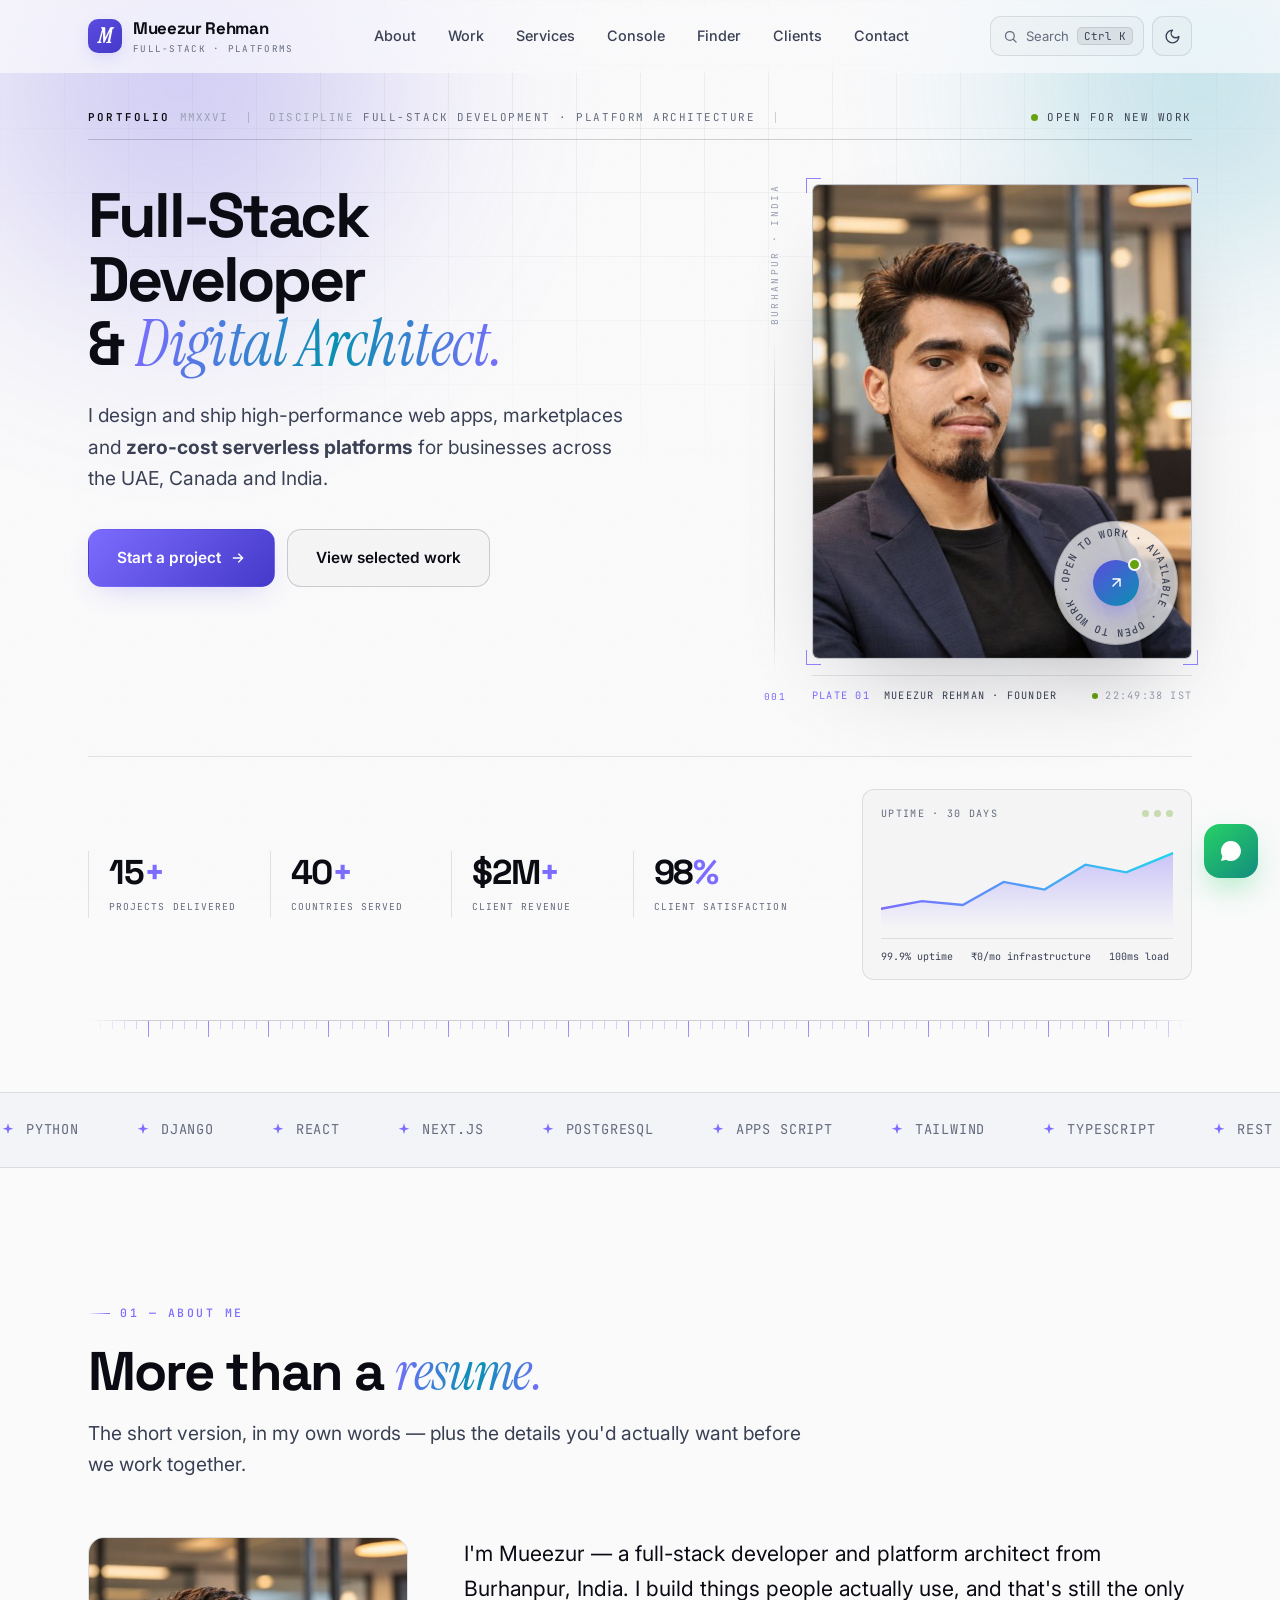
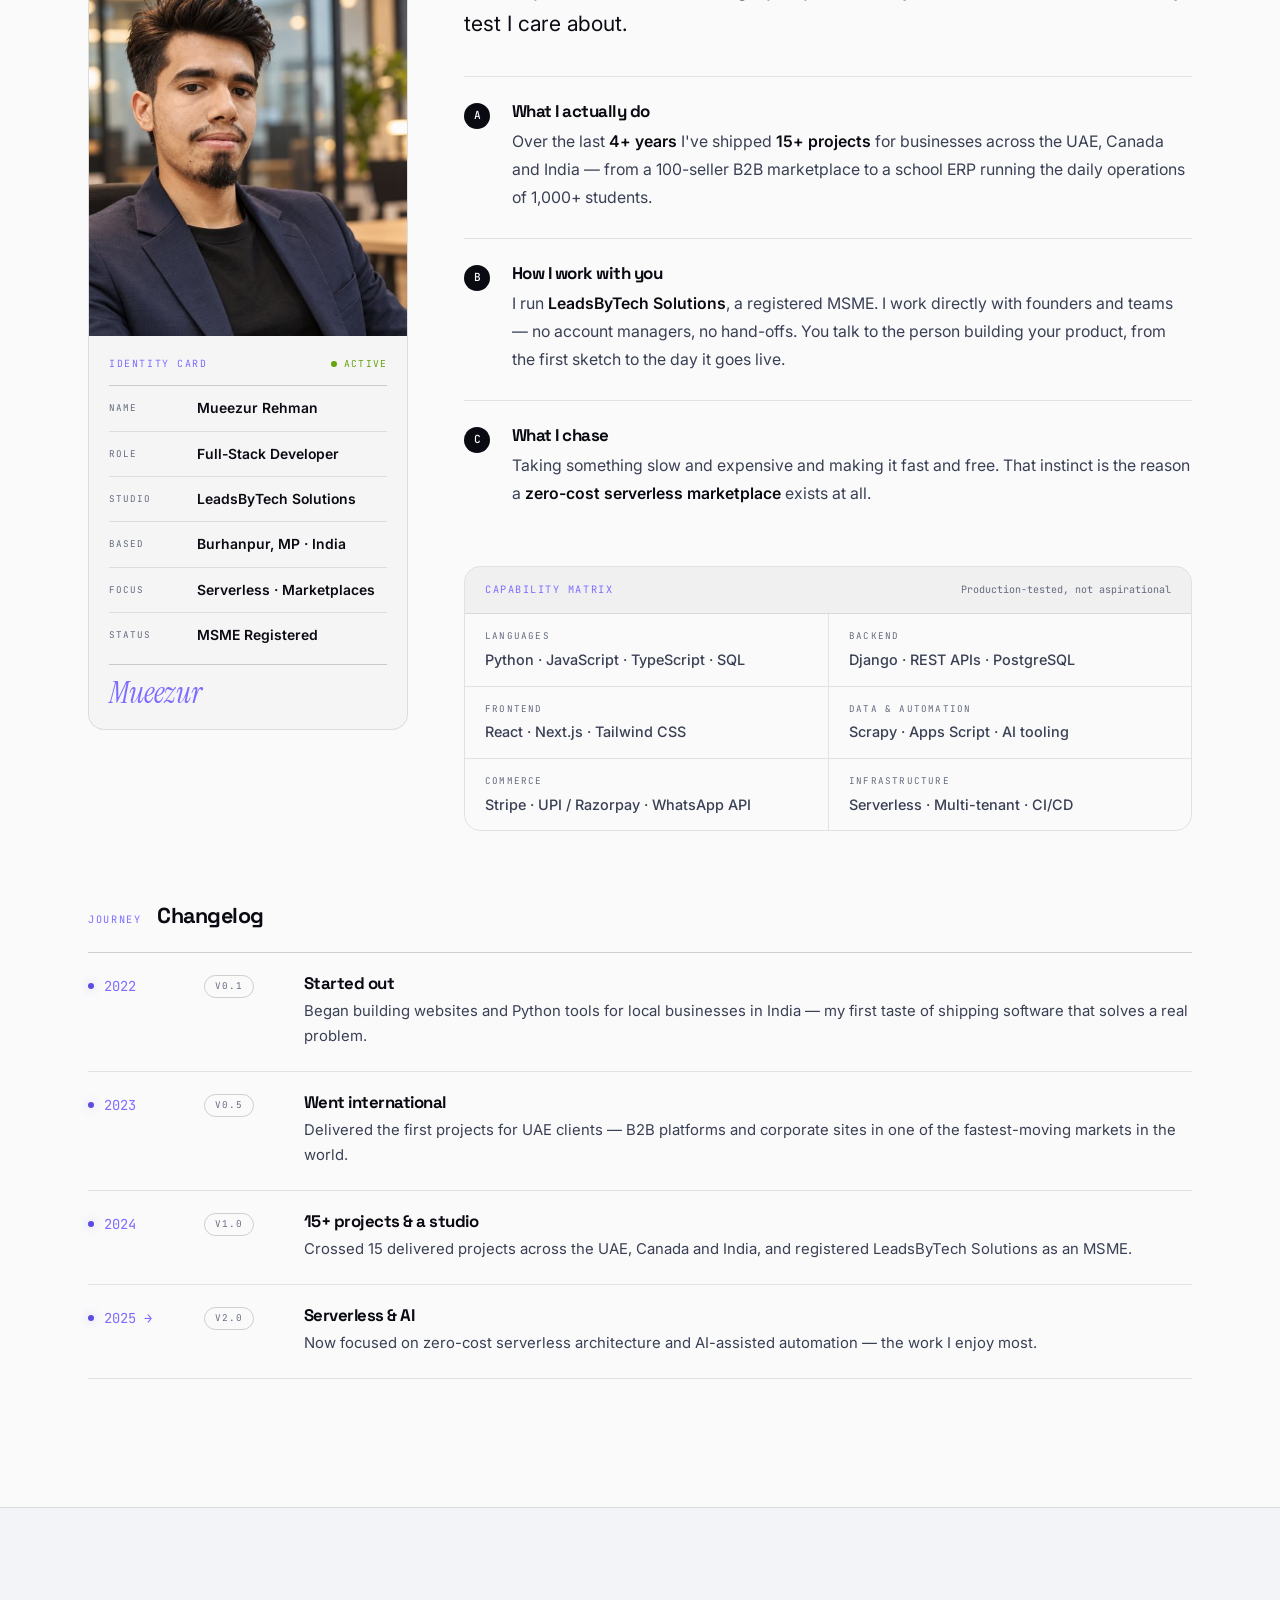
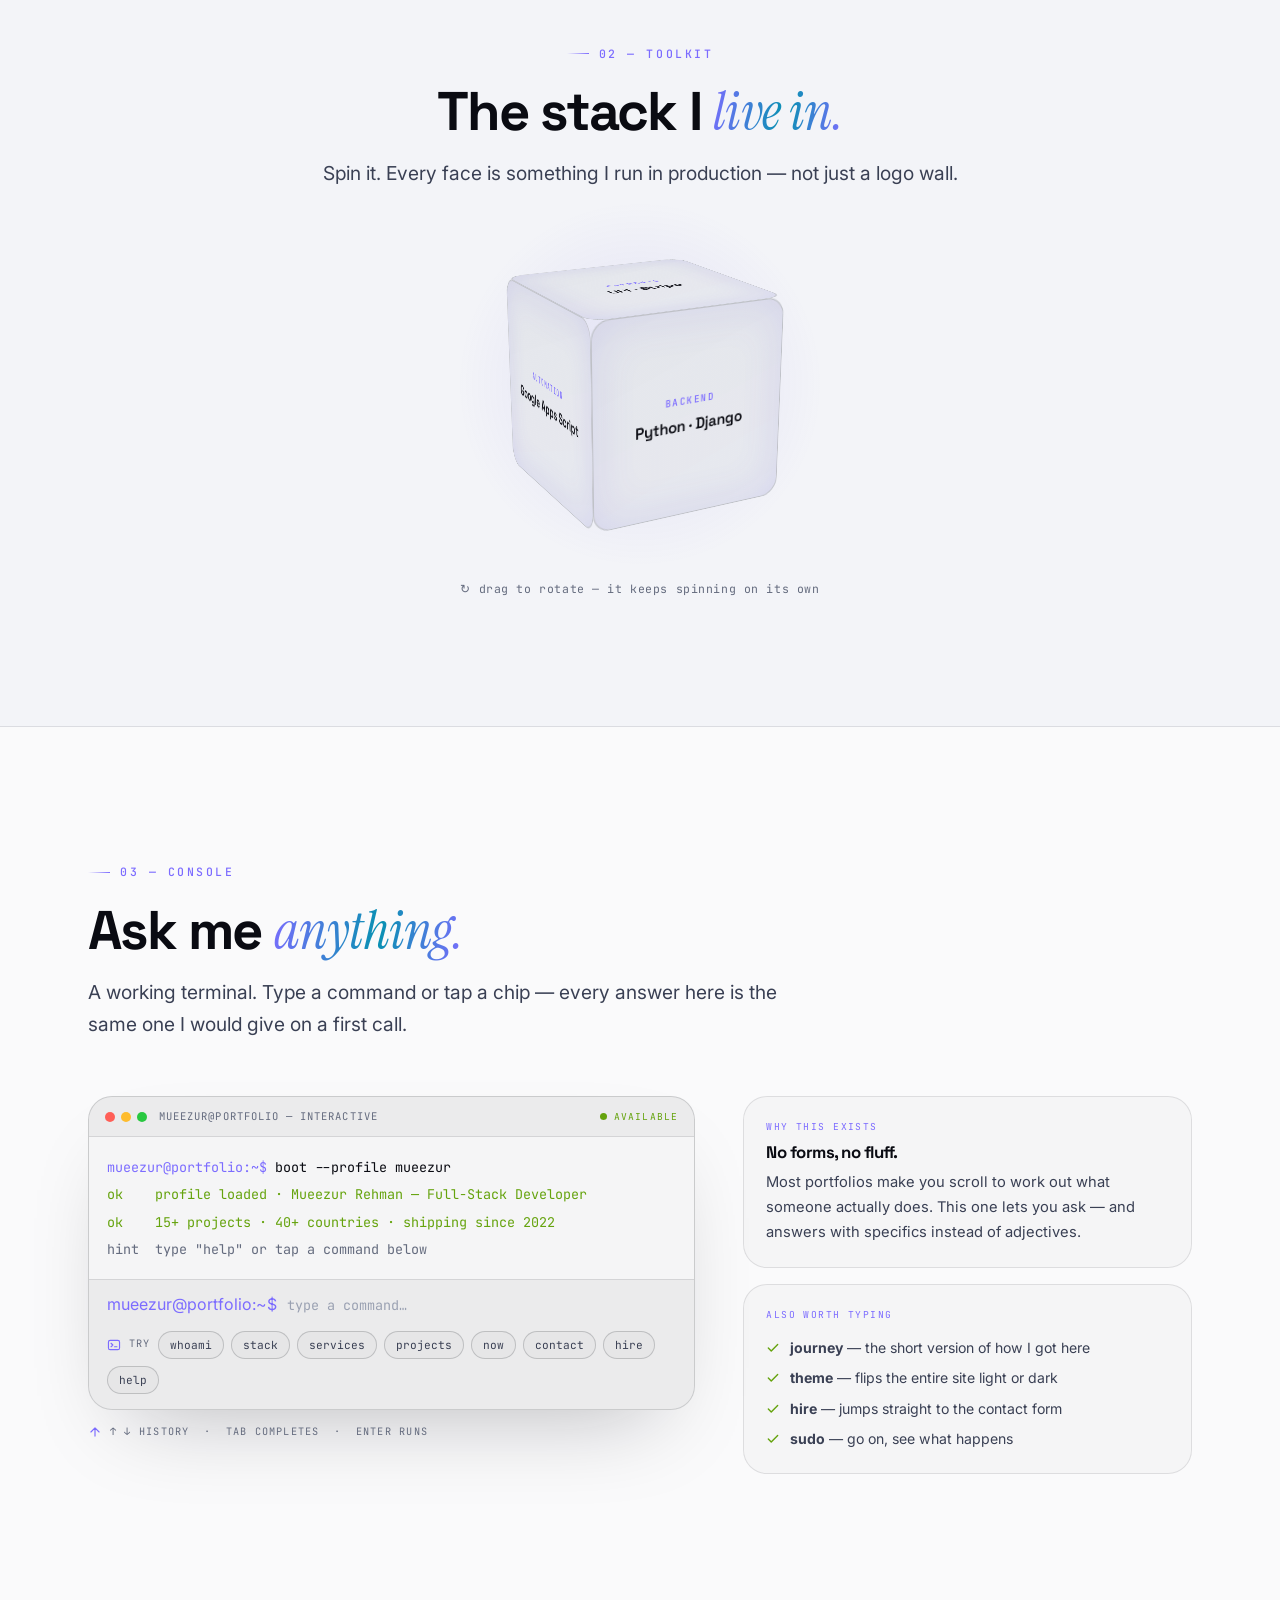
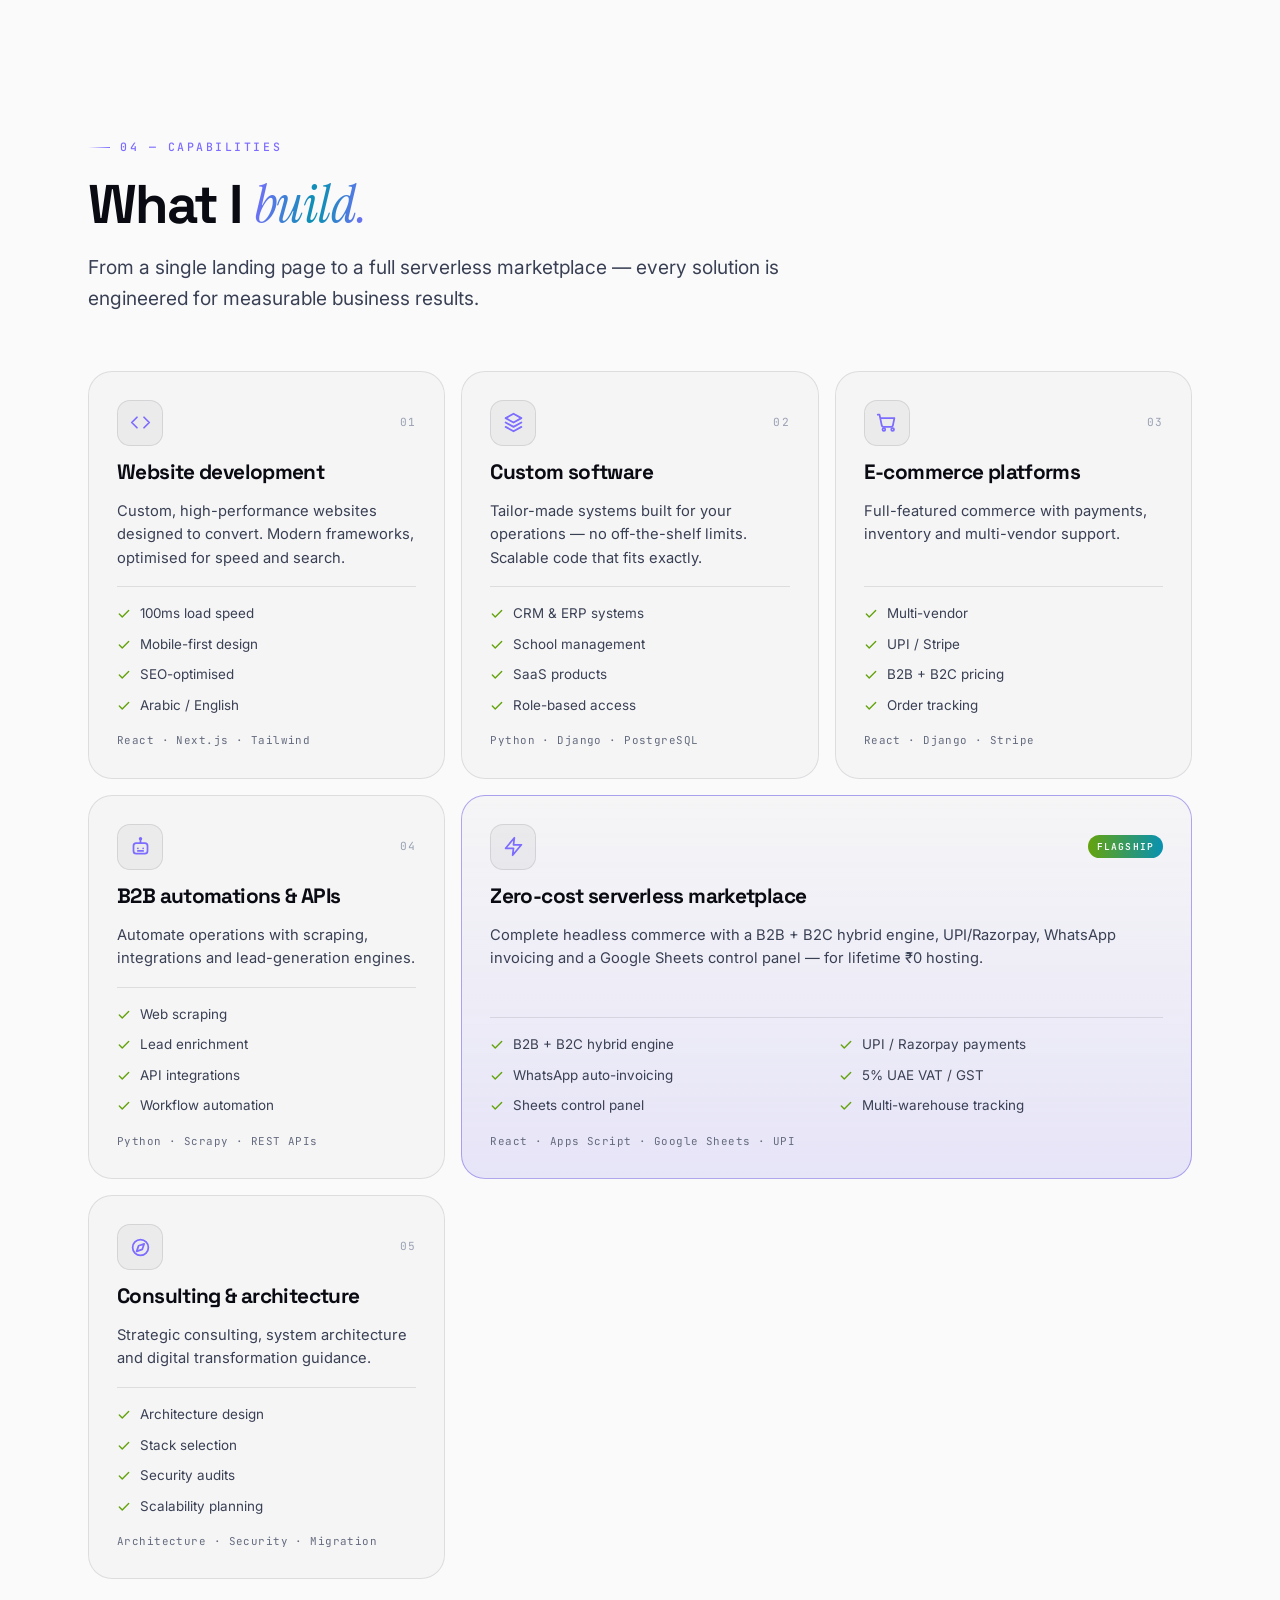
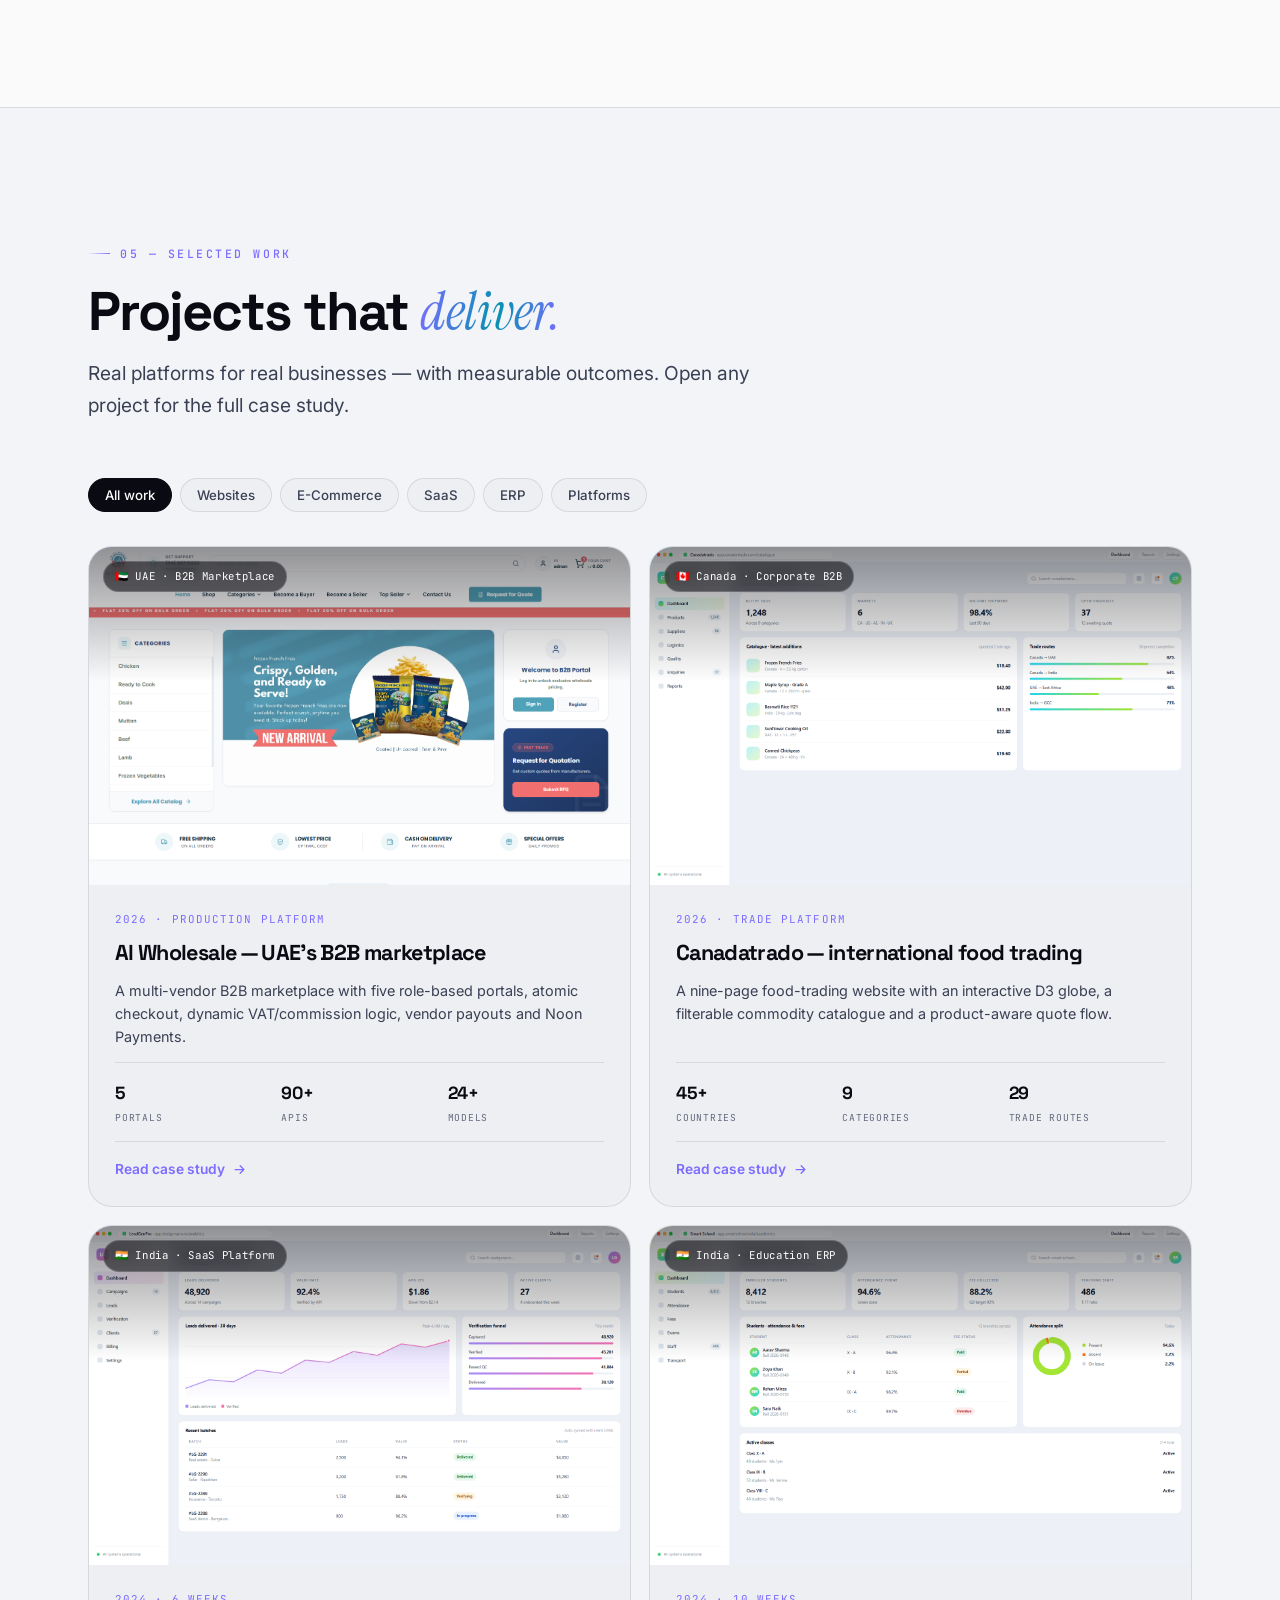
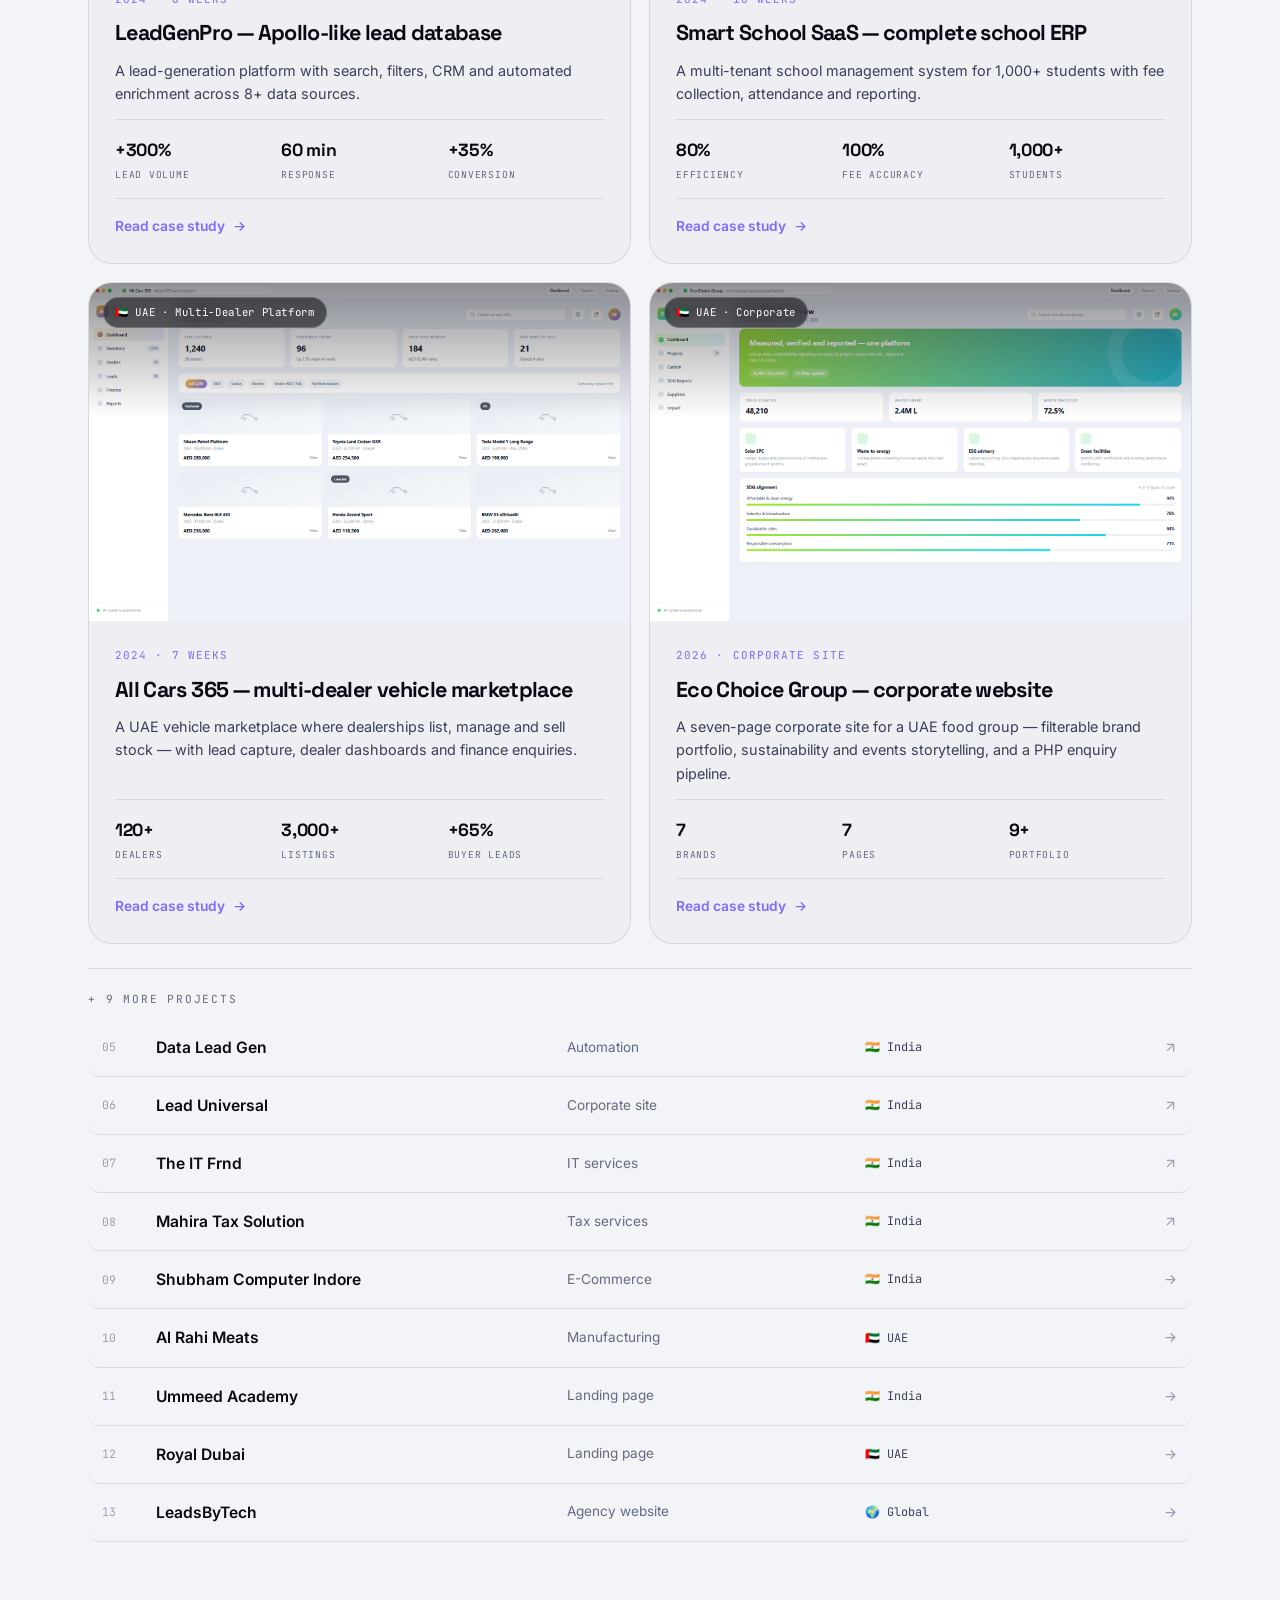
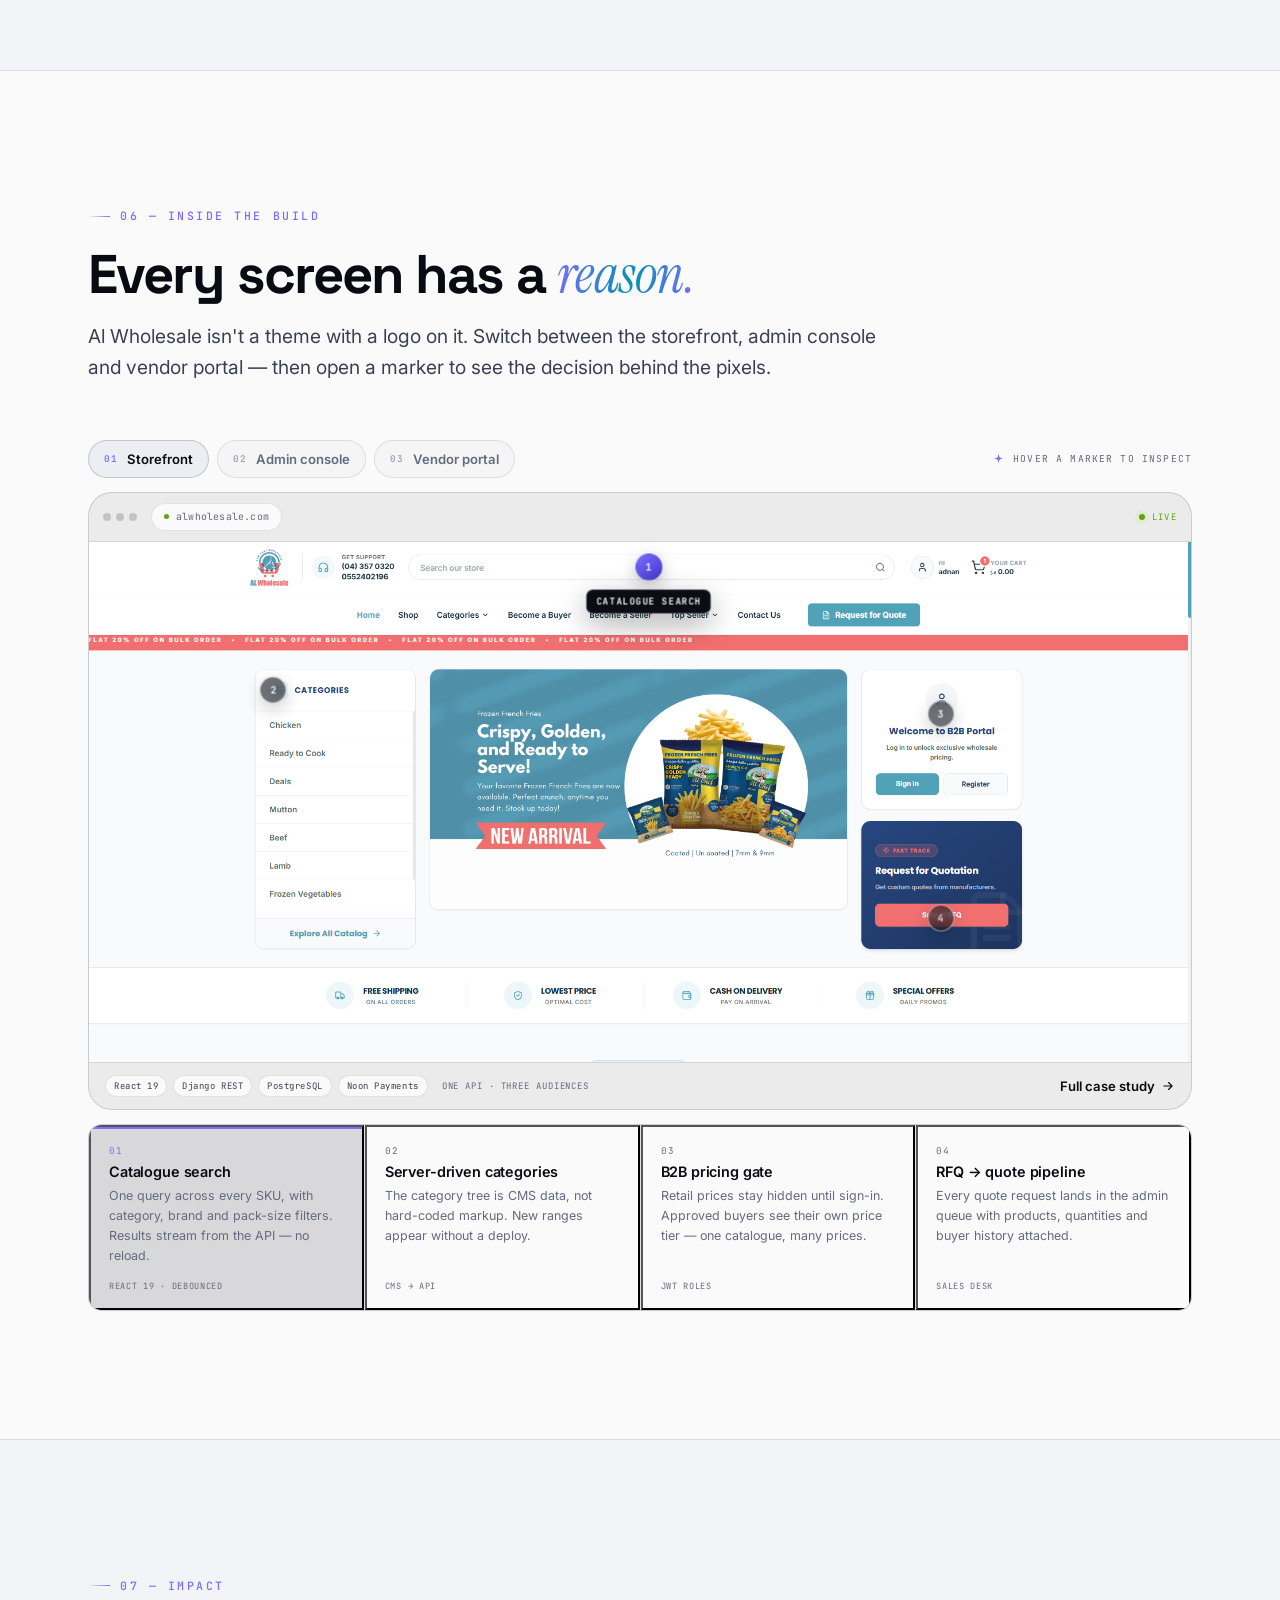
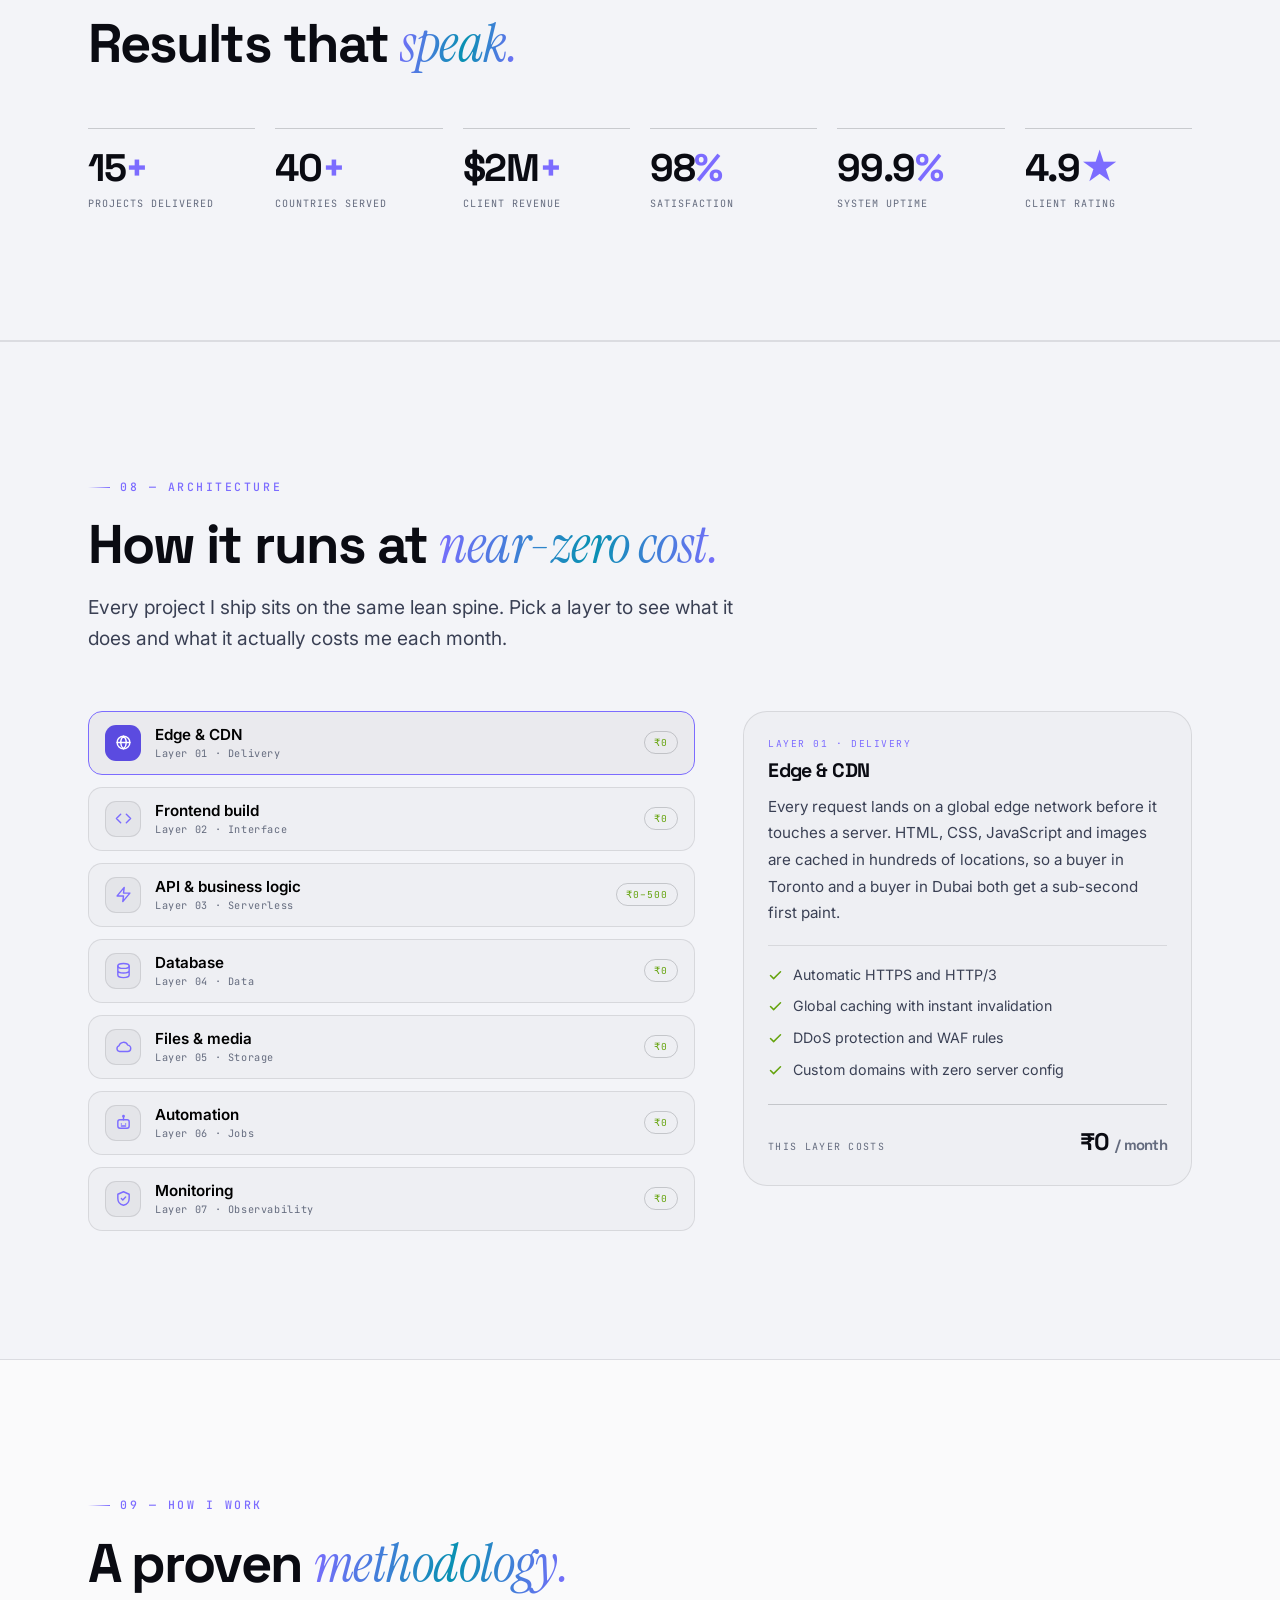
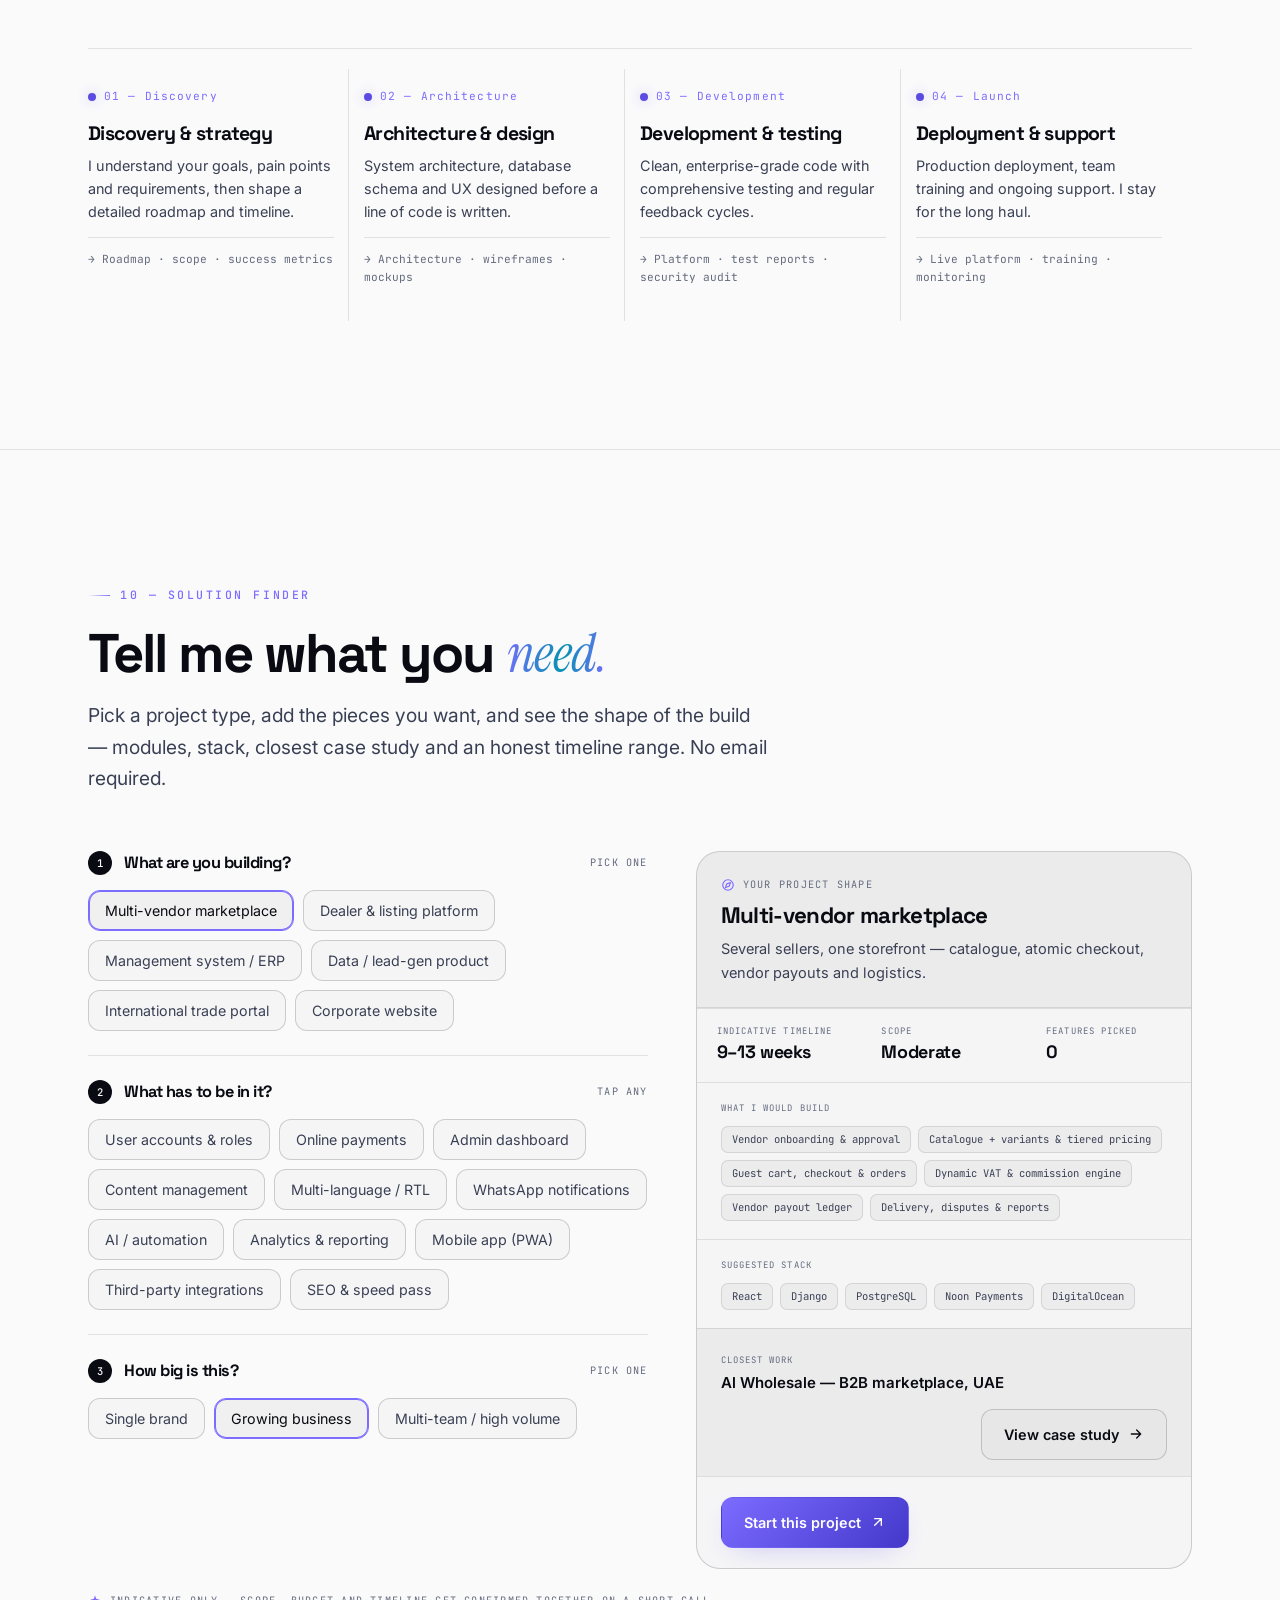
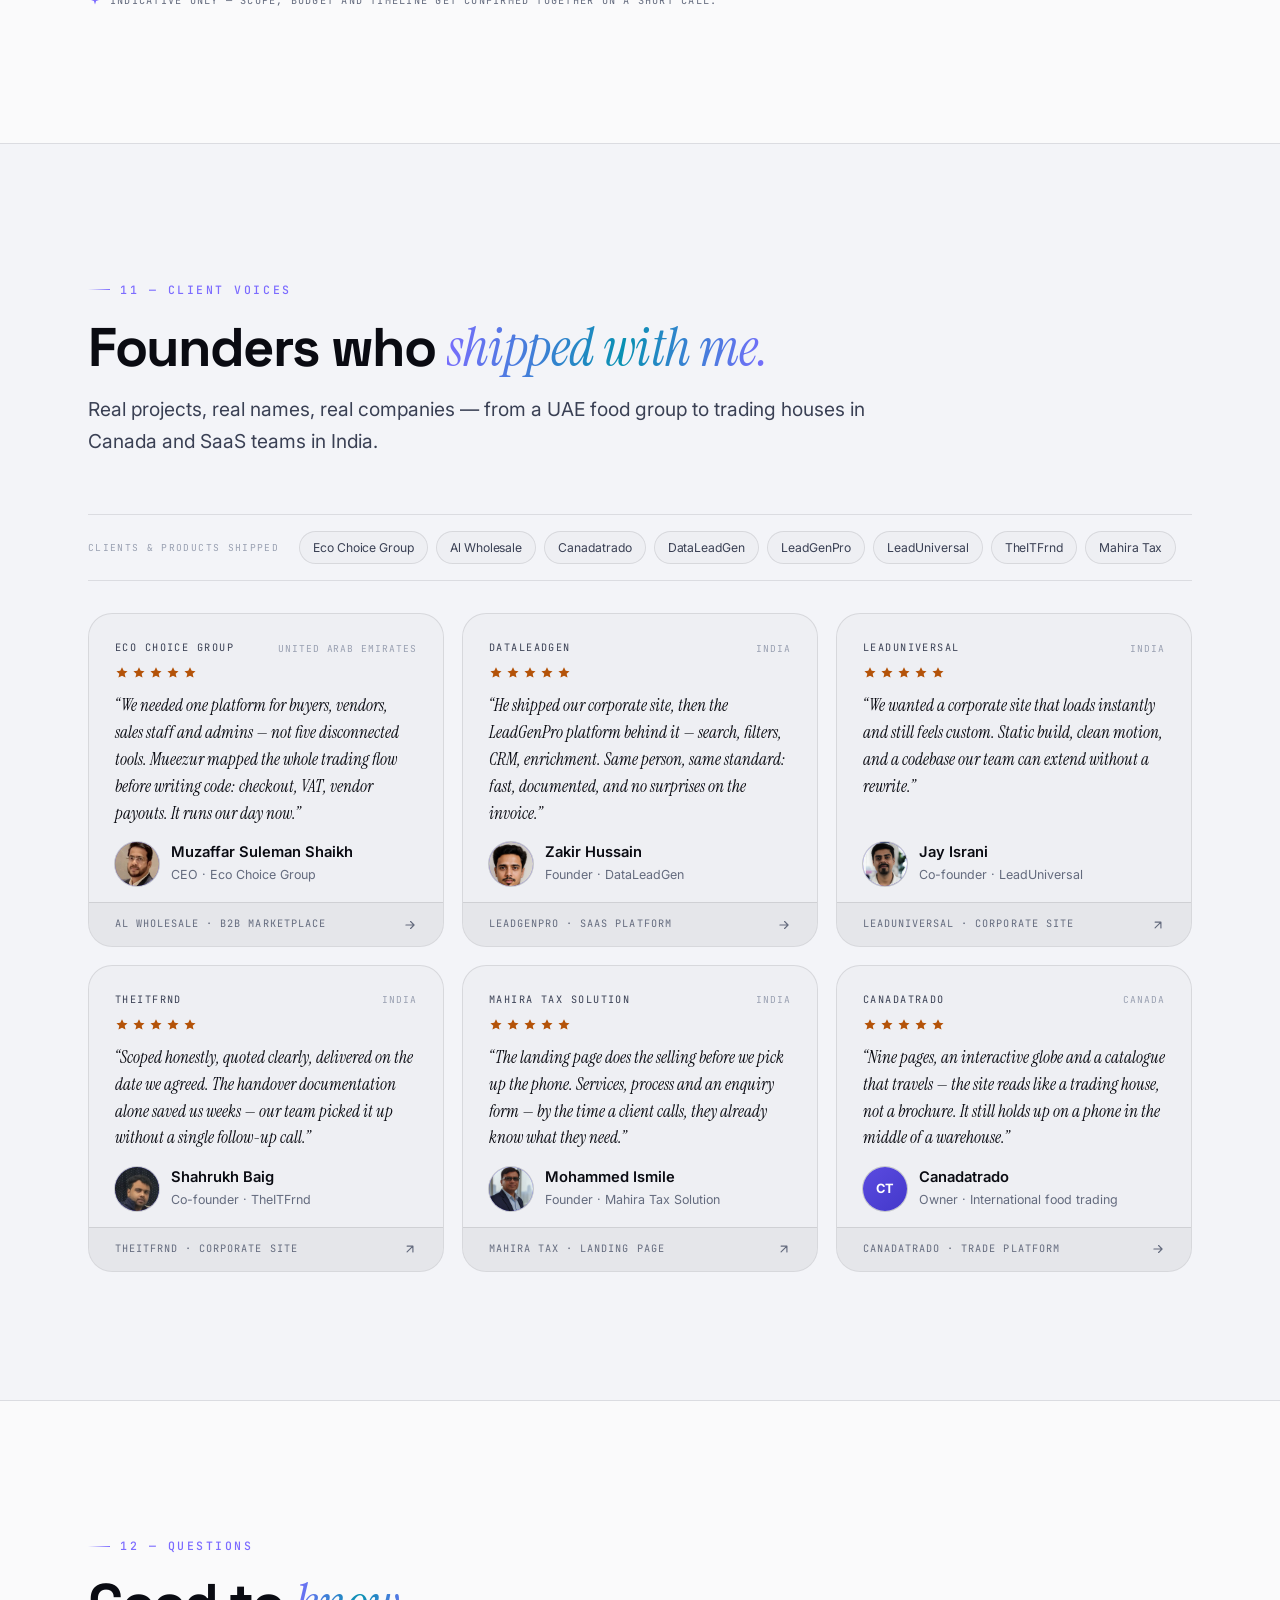
<file: index.html>
<!DOCTYPE html>
<html lang="en">
<head>
<meta charset="UTF-8">
<meta name="viewport" content="width=device-width, initial-scale=1.0">
<script>(function(){var t=null;try{t=localStorage.getItem('mr-theme');}catch(e){}if(t!=='light'&&t!=='dark'){t=(window.matchMedia&&window.matchMedia('(prefers-color-scheme: light)').matches)?'light':'dark';}document.documentElement.setAttribute('data-theme',t);document.documentElement.classList.add('js');})();</script>
<title>Mueezur Rehman — Full-Stack Developer & Digital Platform Architect</title>
<meta name="description" content="Full-Stack Developer & Digital Platform Architect. I build high-performance web apps, marketplaces and zero-cost serverless platforms for businesses across the UAE, Canada and India.">
<meta name="author" content="Mueezur Rehman">
<meta name="keywords" content="full-stack developer, python developer, django, react, serverless architect, UAE, India, Canada, Mueezur Rehman, LeadsByTech">
<link rel="canonical" href="https://mueezurrehman.com/">

<meta property="og:type" content="website">
<meta property="og:url" content="https://mueezurrehman.com/">
<meta property="og:title" content="Mueezur Rehman — Full-Stack Developer & Digital Platform Architect">
<meta property="og:description" content="I build high-performance web applications and zero-cost serverless marketplaces for global businesses.">
<meta property="og:image" content="https://mueezurrehman.com/assets/img/og-image.jpg">
<meta property="og:image:width" content="1200">
<meta property="og:image:height" content="630">
<meta property="og:image:alt" content="Mueezur Rehman - Full-Stack Developer & Digital Platform Architect">
<meta name="twitter:image:alt" content="Mueezur Rehman - Full-Stack Developer">
<meta name="twitter:card" content="summary_large_image">
<meta name="twitter:title" content="Mueezur Rehman — Full-Stack Developer">
<meta name="twitter:description" content="High-performance web apps & zero-cost serverless marketplaces.">
<meta name="twitter:image" content="https://mueezurrehman.com/assets/img/og-image.jpg">
<meta name="theme-color" content="#06070C">

<link rel="icon" href="data:image/svg+xml,%3Csvg xmlns='http://www.w3.org/2000/svg' viewBox='0 0 100 100'%3E%3Crect width='100' height='100' rx='26' fill='%237C6CFF'/%3E%3Ctext x='50' y='72' font-family='Georgia' font-size='62' font-style='italic' fill='white' text-anchor='middle'%3EM%3C/text%3E%3C/svg%3E">

<link rel="preconnect" href="https://fonts.googleapis.com">
<link rel="preconnect" href="https://fonts.gstatic.com" crossorigin>
<link href="https://fonts.googleapis.com/css2?family=Space+Grotesk:wght@500;600;700&family=Inter:wght@400;500;600&family=Instrument+Serif:ital@0;1&family=JetBrains+Mono:wght@400;500&display=swap" rel="stylesheet">
<link rel="stylesheet" href="assets/css/style.css">

<script type="application/ld+json">
{
  "@context": "https://schema.org",
  "@type": "Person",
  "name": "Mueezur Rehman",
  "jobTitle": "Full-Stack Developer & Digital Platform Architect",
  "url": "https://mueezurrehman.com",
  "email": "mailto:mueez.leadsbytech@gmail.com",
  "telephone": "+91-9522996669",
  "address": { "@type": "PostalAddress", "addressLocality": "Burhanpur", "addressRegion": "Madhya Pradesh", "addressCountry": "IN" },
  "worksFor": { "@type": "Organization", "name": "LeadsByTech Solutions" },
  "knowsAbout": ["Python", "Django", "React", "Serverless Architecture", "E-Commerce Platforms", "Web Scraping"],
  "sameAs": ["https://linkedin.com/in/mueezurrehman", "https://github.com/mueezurrehman", "https://x.com/mueezurrehman"]
}
</script>
</head>
<body>

<!-- ===== ICON SPRITE ===== -->
<svg width="0" height="0" style="position:absolute" aria-hidden="true" focusable="false"><defs>
  <symbol id="i-arrow" viewBox="0 0 24 24" fill="none" stroke="currentColor" stroke-width="2" stroke-linecap="round" stroke-linejoin="round"><path d="M5 12h14M13 6l6 6-6 6"/></symbol>
  <symbol id="i-arrow-ur" viewBox="0 0 24 24" fill="none" stroke="currentColor" stroke-width="2" stroke-linecap="round" stroke-linejoin="round"><path d="M7 7h10v10M7 17 17 7"/></symbol>
  <symbol id="i-up" viewBox="0 0 24 24" fill="none" stroke="currentColor" stroke-width="2" stroke-linecap="round" stroke-linejoin="round"><path d="M12 19V5M5 12l7-7 7 7"/></symbol>
  <symbol id="i-menu" viewBox="0 0 24 24" fill="none" stroke="currentColor" stroke-width="2" stroke-linecap="round" stroke-linejoin="round"><path d="M4 6h16M4 12h16M4 18h16"/></symbol>
  <symbol id="i-close" viewBox="0 0 24 24" fill="none" stroke="currentColor" stroke-width="2" stroke-linecap="round" stroke-linejoin="round"><path d="M18 6 6 18M6 6l12 12"/></symbol>
  <symbol id="i-search" viewBox="0 0 24 24" fill="none" stroke="currentColor" stroke-width="2" stroke-linecap="round" stroke-linejoin="round"><circle cx="11" cy="11" r="7"/><path d="M21 21l-4.3-4.3"/></symbol>
  <symbol id="i-sun" viewBox="0 0 24 24" fill="none" stroke="currentColor" stroke-width="2" stroke-linecap="round" stroke-linejoin="round"><circle cx="12" cy="12" r="4"/><path d="M12 2v2M12 20v2M4.9 4.9l1.4 1.4M17.7 17.7l1.4 1.4M2 12h2M20 12h2M4.9 19.1l1.4-1.4M17.7 6.3l1.4-1.4"/></symbol>
  <symbol id="i-moon" viewBox="0 0 24 24" fill="none" stroke="currentColor" stroke-width="2" stroke-linecap="round" stroke-linejoin="round"><path d="M12 3a6 6 0 0 0 9 9 9 9 0 1 1-9-9Z"/></symbol>
  <symbol id="i-check" viewBox="0 0 24 24" fill="none" stroke="currentColor" stroke-width="2.4" stroke-linecap="round" stroke-linejoin="round"><path d="M20 6 9 17l-5-5"/></symbol>
  <symbol id="i-star" viewBox="0 0 24 24" fill="currentColor"><path d="M12 2l2.9 6.3 6.6.6-5 4.4 1.5 6.5L12 16.9 5.9 19.8l1.5-6.5-5-4.4 6.6-.6Z"/></symbol>
  <symbol id="i-mail" viewBox="0 0 24 24" fill="none" stroke="currentColor" stroke-width="2" stroke-linecap="round" stroke-linejoin="round"><rect x="2" y="4" width="20" height="16" rx="3"/><path d="m3 7 9 6 9-6"/></symbol>
  <symbol id="i-phone" viewBox="0 0 24 24" fill="none" stroke="currentColor" stroke-width="2" stroke-linecap="round" stroke-linejoin="round"><path d="M22 16.9v3a2 2 0 0 1-2.2 2 19.8 19.8 0 0 1-8.6-3.1 19.5 19.5 0 0 1-6-6A19.8 19.8 0 0 1 2.1 4.2 2 2 0 0 1 4.1 2h3a2 2 0 0 1 2 1.7c.1.9.4 1.8.7 2.7a2 2 0 0 1-.5 2.1L8.1 9.9a16 16 0 0 0 6 6l1.4-1.2a2 2 0 0 1 2.1-.5c.9.3 1.8.6 2.7.7a2 2 0 0 1 1.7 2Z"/></symbol>
  <symbol id="i-pin" viewBox="0 0 24 24" fill="none" stroke="currentColor" stroke-width="2" stroke-linecap="round" stroke-linejoin="round"><path d="M20 10c0 6-8 12-8 12s-8-6-8-12a8 8 0 0 1 16 0Z"/><circle cx="12" cy="10" r="3"/></symbol>
  <symbol id="i-clock" viewBox="0 0 24 24" fill="none" stroke="currentColor" stroke-width="2" stroke-linecap="round" stroke-linejoin="round"><circle cx="12" cy="12" r="9"/><path d="M12 7v5l3 2"/></symbol>
  <symbol id="i-code" viewBox="0 0 24 24" fill="none" stroke="currentColor" stroke-width="2" stroke-linecap="round" stroke-linejoin="round"><path d="m16 18 6-6-6-6M8 6l-6 6 6 6"/></symbol>
  <symbol id="i-layers" viewBox="0 0 24 24" fill="none" stroke="currentColor" stroke-width="2" stroke-linecap="round" stroke-linejoin="round"><path d="m12 2 9 5-9 5-9-5 9-5Z"/><path d="m3 12 9 5 9-5M3 17l9 5 9-5"/></symbol>
  <symbol id="i-cart" viewBox="0 0 24 24" fill="none" stroke="currentColor" stroke-width="2" stroke-linecap="round" stroke-linejoin="round"><circle cx="9" cy="20" r="1.6"/><circle cx="19" cy="20" r="1.6"/><path d="M2 3h2l2.6 12.4a2 2 0 0 0 2 1.6h8.7a2 2 0 0 0 2-1.6L21 7H5"/></symbol>
  <symbol id="i-bot" viewBox="0 0 24 24" fill="none" stroke="currentColor" stroke-width="2" stroke-linecap="round" stroke-linejoin="round"><rect x="4" y="8" width="16" height="12" rx="3"/><path d="M12 8V4M9 14h.01M15 14h.01M9 17h6"/><circle cx="12" cy="3" r="1"/></symbol>
  <symbol id="i-zap" viewBox="0 0 24 24" fill="none" stroke="currentColor" stroke-width="2" stroke-linecap="round" stroke-linejoin="round"><path d="M13 2 3 14h9l-1 8 10-12h-9l1-8Z"/></symbol>
  <symbol id="i-compass" viewBox="0 0 24 24" fill="none" stroke="currentColor" stroke-width="2" stroke-linecap="round" stroke-linejoin="round"><circle cx="12" cy="12" r="9"/><path d="m16.2 7.8-2.2 6.4-6.4 2.2 2.2-6.4 6.4-2.2Z"/></symbol>
  <symbol id="i-spark" viewBox="0 0 24 24" fill="currentColor"><path d="M12 2l1.9 6.1L20 10l-6.1 1.9L12 18l-1.9-6.1L4 10l6.1-1.9Z"/></symbol>
  <symbol id="i-copy" viewBox="0 0 24 24" fill="none" stroke="currentColor" stroke-width="2" stroke-linecap="round" stroke-linejoin="round"><rect x="9" y="9" width="12" height="12" rx="2"/><path d="M5 15H4a2 2 0 0 1-2-2V4a2 2 0 0 1 2-2h9a2 2 0 0 1 2 2v1"/></symbol>
  <symbol id="i-whatsapp" viewBox="0 0 24 24" fill="currentColor"><path d="M17.5 14.4c-.3-.1-1.8-.9-2-1-.3-.1-.5-.1-.7.1-.2.3-.8 1-.9 1.2-.2.2-.3.2-.6.1-.3-.2-1.3-.5-2.4-1.5-.9-.8-1.5-1.8-1.6-2.1-.2-.3 0-.5.1-.6l.4-.5c.1-.2.2-.3.3-.5.1-.2 0-.4 0-.5-.1-.1-.7-1.6-.9-2.2-.2-.6-.5-.5-.7-.5h-.6c-.2 0-.5.1-.8.4-.3.3-1 1-1 2.5s1.1 2.9 1.2 3.1c.1.2 2.1 3.2 5.1 4.5.7.3 1.3.5 1.7.6.7.2 1.4.2 1.9.1.6-.1 1.8-.7 2-1.4.3-.7.3-1.3.2-1.4-.1-.1-.3-.2-.6-.3ZM12 2a10 10 0 0 0-8.6 15.1L2 22l5-1.3A10 10 0 1 0 12 2Z"/></symbol>
  <symbol id="i-linkedin" viewBox="0 0 24 24" fill="currentColor"><path d="M4.98 3.5a2.5 2.5 0 1 1 0 5 2.5 2.5 0 0 1 0-5ZM3 9h4v12H3V9Zm7 0h3.8v1.7h.05c.53-1 1.83-2.05 3.77-2.05 4.03 0 4.78 2.65 4.78 6.1V21h-4v-5.4c0-1.3-.02-2.96-1.8-2.96-1.8 0-2.08 1.4-2.08 2.86V21h-4V9Z"/></symbol>
  <symbol id="i-github" viewBox="0 0 24 24" fill="currentColor"><path d="M12 2C6.48 2 2 6.58 2 12.25c0 4.53 2.87 8.37 6.84 9.73.5.1.68-.22.68-.49 0-.24-.01-.87-.01-1.71-2.78.62-3.37-1.37-3.37-1.37-.45-1.18-1.11-1.5-1.11-1.5-.91-.64.07-.62.07-.62 1 .07 1.53 1.06 1.53 1.06.89 1.56 2.34 1.11 2.91.85.09-.66.35-1.11.63-1.37-2.22-.26-4.56-1.14-4.56-5.07 0-1.12.39-2.03 1.03-2.75-.1-.26-.45-1.3.1-2.71 0 0 .84-.28 2.75 1.05a9.4 9.4 0 0 1 5 0c1.91-1.33 2.75-1.05 2.75-1.05.55 1.41.2 2.45.1 2.71.64.72 1.03 1.63 1.03 2.75 0 3.94-2.35 4.8-4.58 5.06.36.32.68.94.68 1.9 0 1.37-.01 2.48-.01 2.82 0 .27.18.59.69.49A10.26 10.26 0 0 0 22 12.25C22 6.58 17.52 2 12 2Z"/></symbol>
  <symbol id="i-x" viewBox="0 0 24 24" fill="currentColor"><path d="M18.9 2h3.3l-7.2 8.2L23.5 22h-6.6l-5.2-6.8L5.7 22H2.3l7.7-8.8L1.6 2h6.8l4.7 6.2L18.9 2Zm-1.2 18h1.8L7.4 3.9H5.5L17.7 20Z"/></symbol>
  <symbol id="i-globe" viewBox="0 0 24 24" fill="none" stroke="currentColor" stroke-width="2" stroke-linecap="round" stroke-linejoin="round"><circle cx="12" cy="12" r="9"/><path d="M3 12h18M12 3c2.5 2.4 4 5.6 4 9s-1.5 6.6-4 9c-2.5-2.4-4-5.6-4-9s1.5-6.6 4-9Z"/></symbol>
  <symbol id="i-db" viewBox="0 0 24 24" fill="none" stroke="currentColor" stroke-width="2" stroke-linecap="round" stroke-linejoin="round"><ellipse cx="12" cy="5.5" rx="8" ry="3.5"/><path d="M4 5.5v13c0 1.9 3.6 3.5 8 3.5s8-1.6 8-3.5v-13M4 12c0 1.9 3.6 3.5 8 3.5s8-1.6 8-3.5"/></symbol>
  <symbol id="i-cloud" viewBox="0 0 24 24" fill="none" stroke="currentColor" stroke-width="2" stroke-linecap="round" stroke-linejoin="round"><path d="M17.5 19a4.5 4.5 0 0 0 .4-9A6.5 6.5 0 0 0 5.6 11.2 4 4 0 0 0 6.5 19Z"/></symbol>
  <symbol id="i-shield" viewBox="0 0 24 24" fill="none" stroke="currentColor" stroke-width="2" stroke-linecap="round" stroke-linejoin="round"><path d="M12 2.5 20 6v6c0 5-3.4 8.4-8 9.5-4.6-1.1-8-4.5-8-9.5V6l8-3.5Z"/><path d="m9 12 2 2 4-4"/></symbol>
  <symbol id="i-terminal" viewBox="0 0 24 24" fill="none" stroke="currentColor" stroke-width="2" stroke-linecap="round" stroke-linejoin="round"><rect x="2.5" y="4" width="19" height="16" rx="3"/><path d="m7 9 3 3-3 3M13 15h4"/></symbol>
</defs></svg>

<div class="noise" aria-hidden="true"></div>
<div class="progress" aria-hidden="true"><span id="progressBar"></span></div>

<!-- ===== NAV ===== -->
<nav class="nav" id="nav" aria-label="Primary">
  <div class="container nav-inner">
    <a href="#top" class="brand" aria-label="Mueezur Rehman — home">
      <span class="brand-mark" aria-hidden="true">M</span>
      <span>Mueezur Rehman<small>Full-Stack · Platforms</small></span>
    </a>

    <div class="nav-links" id="navLinks">
      <a href="#about">About</a>
      <a href="#work">Work</a>
      <a href="#services">Services</a>
      <a href="#console">Console</a>
      <a href="#finder">Finder</a>
      <a href="#testimonials">Clients</a>
      <a href="#contact">Contact</a>
    </div>

    <div class="nav-actions">
      <button class="kbd-hint" id="paletteBtn" type="button" aria-label="Open command menu">
        <svg aria-hidden="true"><use href="#i-search"/></svg> Search <kbd>Ctrl K</kbd>
      </button>
      <button class="icon-btn" type="button" data-theme-toggle aria-label="Toggle colour theme">
        <svg aria-hidden="true" data-theme-icon="dark"><use href="#i-sun"/></svg>
        <svg aria-hidden="true" data-theme-icon="light" style="display:none"><use href="#i-moon"/></svg>
      </button>
      <a href="#contact" class="btn btn-primary" style="display:none" id="navCta">Start a project</a>
      <button class="icon-btn menu-btn" id="menuBtn" type="button" aria-label="Open menu" aria-expanded="false" aria-controls="navLinks">
        <svg aria-hidden="true" class="i-burger"><use href="#i-menu"/></svg>
        <svg aria-hidden="true" class="i-close" style="display:none"><use href="#i-close"/></svg>
      </button>
    </div>
  </div>
</nav>

<!-- ===== SECTION RAIL (desktop only) ===== -->
<nav class="spy" data-spy aria-label="Jump to section">
  <a href="#about"><span>About</span></a>
  <a href="#toolkit"><span>Toolkit</span></a>
  <a href="#console"><span>Console</span></a>
  <a href="#services"><span>Capabilities</span></a>
  <a href="#work"><span>Work</span></a>
  <a href="#anatomy"><span>Inside the build</span></a>
  <a href="#impact"><span>Impact</span></a>
  <a href="#architecture"><span>Architecture</span></a>
  <a href="#process"><span>Process</span></a>
  <a href="#finder"><span>Finder</span></a>
  <a href="#testimonials"><span>Clients</span></a>
  <a href="#faq"><span>FAQ</span></a>
  <a href="#contact"><span>Contact</span></a>
</nav>

<main id="top">

  <!-- ===== HERO ===== -->
  <section class="hero">
    <div class="fx" data-orb-parallax>
      <span class="aurora a1"></span><span class="aurora a2"></span>
      <div class="grid-lines"></div>
    </div>

    <!-- masthead -->
    <div class="container">
      <div class="hero-masthead reveal">
        <span class="mh-block"><b>Portfolio</b><i>MMXXVI</i></span>
        <span class="mh-sep" aria-hidden="true"></span>
        <span class="mh-block"><span class="mh-k">Discipline</span> Full-Stack Development · Platform Architecture</span>
        <span class="mh-sep" aria-hidden="true"></span>
        <span class="mh-block mh-right"><span class="dot"></span> Open for new work</span>
      </div>
    </div>

    <div class="container hero-inner">
      <div class="hero-copy">
        <h1 class="display reveal">
          Full-Stack Developer<br>&amp; <span class="serif grad">Digital Architect.</span>
        </h1>
        <p class="lead reveal" style="--delay:.08s">
          I design and ship high-performance web apps, marketplaces and <strong>zero-cost serverless platforms</strong> for businesses across the UAE, Canada and India.
        </p>
        <div class="hero-actions reveal" style="--delay:.14s">
          <a href="#contact" class="btn btn-primary btn-lg">Start a project <svg aria-hidden="true"><use href="#i-arrow"/></svg></a>
          <a href="#work" class="btn btn-ghost btn-lg">View selected work</a>
        </div>
      </div>

      <div class="hero-side">
        <div class="hero-rail reveal" aria-hidden="true">
          <span class="rail-text">Burhanpur · India</span>
          <span class="rail-line"></span>
          <span class="rail-idx">001</span>
        </div>

        <figure class="plate-wrap reveal" style="--delay:.1s">
          <div class="plate" data-tilt="8">
            <span class="reg tl" aria-hidden="true"></span><span class="reg tr" aria-hidden="true"></span>
            <span class="reg bl" aria-hidden="true"></span><span class="reg br" aria-hidden="true"></span>
            <div class="plate-frame">
              <img src="assets/img/mueezur-rehman.jpg" srcset="assets/img/mueezur-rehman-sm.jpg 480w, assets/img/mueezur-rehman.jpg 1000w" sizes="380px" alt="Mueezur Rehman, full-stack developer" width="1000" height="1777" fetchpriority="high">
            </div>
            <span class="otw" role="img" aria-label="Open to work — available for new projects">
              <svg class="otw-ring" viewBox="0 0 120 120" aria-hidden="true">
                <defs>
                  <path id="otwPath" d="M60,60 m-45,0 a45,45 0 1,1 90,0 a45,45 0 1,1 -90,0"/>
                </defs>
                <text><textPath href="#otwPath" startOffset="0" textLength="280" lengthAdjust="spacing">open to work · available · open to work · </textPath></text>
              </svg>
              <span class="otw-core" aria-hidden="true">
                <span class="otw-dot"></span>
                <svg><use href="#i-arrow-ur"/></svg>
              </span>
            </span>
          </div>
          <figcaption class="plate-cap">
            <span class="pc-k">Plate 01</span>
            <span class="pc-v">Mueezur Rehman · Founder</span>
            <span class="pc-live"><span class="dot"></span><span data-clock>--:--:--</span> IST</span>
          </figcaption>
        </figure>
      </div>
    </div>

    <!-- instrument board -->
    <div class="container">
      <div class="hero-board reveal">
        <div class="board-specs">
          <div class="spec"><b>15<em>+</em></b><span>Projects delivered</span></div>
          <div class="spec"><b>40<em>+</em></b><span>Countries served</span></div>
          <div class="spec"><b>$2M<em>+</em></b><span>Client revenue</span></div>
          <div class="spec"><b>98<em>%</em></b><span>Client satisfaction</span></div>
        </div>
        <div class="board-viz">
          <div class="viz-head">
            <span>Uptime · 30 days</span>
            <span class="ratings" aria-hidden="true"><i></i><i></i><i></i></span>
          </div>
          <svg class="spark" viewBox="0 0 100 100" preserveAspectRatio="none" aria-hidden="true">
            <defs>
              <linearGradient id="sparkGrad" x1="0" y1="0" x2="1" y2="0">
                <stop offset="0" stop-color="#7C6CFF"/><stop offset="1" stop-color="#22D3EE"/>
              </linearGradient>
              <linearGradient id="sparkArea" x1="0" y1="0" x2="0" y2="1">
                <stop offset="0" stop-color="#7C6CFF" stop-opacity="0.35"/><stop offset="1" stop-color="#7C6CFF" stop-opacity="0"/>
              </linearGradient>
            </defs>
            <path class="area" d="M0,80 L14,72 L28,76 L42,52 L56,60 L70,34 L84,42 L100,22 L100,100 L0,100 Z"/>
            <path class="line" d="M0,80 L14,72 L28,76 L42,52 L56,60 L70,34 L84,42 L100,22" vector-effect="non-scaling-stroke"/>
          </svg>
          <div class="viz-foot"><span>99.9% uptime</span><span>₹0/mo infrastructure</span><span>100ms load</span></div>
        </div>
      </div>
      <div class="hero-tape" aria-hidden="true"></div>
    </div>
  </section>

  <!-- ===== MARQUEE ===== -->
  <div class="marquee" aria-hidden="true">
    <div class="marquee-track">
      <span class="marquee-item"><svg><use href="#i-spark"/></svg>Python</span>
      <span class="marquee-item"><svg><use href="#i-spark"/></svg>Django</span>
      <span class="marquee-item"><svg><use href="#i-spark"/></svg>React</span>
      <span class="marquee-item"><svg><use href="#i-spark"/></svg>Next.js</span>
      <span class="marquee-item"><svg><use href="#i-spark"/></svg>PostgreSQL</span>
      <span class="marquee-item"><svg><use href="#i-spark"/></svg>Apps Script</span>
      <span class="marquee-item"><svg><use href="#i-spark"/></svg>Tailwind</span>
      <span class="marquee-item"><svg><use href="#i-spark"/></svg>TypeScript</span>
      <span class="marquee-item"><svg><use href="#i-spark"/></svg>REST APIs</span>
      <span class="marquee-item"><svg><use href="#i-spark"/></svg>Scrapy</span>
      <!-- duplicate set for seamless loop -->
      <span class="marquee-item"><svg><use href="#i-spark"/></svg>Python</span>
      <span class="marquee-item"><svg><use href="#i-spark"/></svg>Django</span>
      <span class="marquee-item"><svg><use href="#i-spark"/></svg>React</span>
      <span class="marquee-item"><svg><use href="#i-spark"/></svg>Next.js</span>
      <span class="marquee-item"><svg><use href="#i-spark"/></svg>PostgreSQL</span>
      <span class="marquee-item"><svg><use href="#i-spark"/></svg>Apps Script</span>
      <span class="marquee-item"><svg><use href="#i-spark"/></svg>Tailwind</span>
      <span class="marquee-item"><svg><use href="#i-spark"/></svg>TypeScript</span>
      <span class="marquee-item"><svg><use href="#i-spark"/></svg>REST APIs</span>
      <span class="marquee-item"><svg><use href="#i-spark"/></svg>Scrapy</span>
    </div>
  </div>

  <!-- ===== ABOUT ===== -->
  <section id="about">
    <div class="container">
      <div class="sec-head reveal">
        <span class="eyebrow">01 — About me</span>
        <h2 class="h2">More than a <span class="serif grad">resume.</span></h2>
        <p class="lead">The short version, in my own words — plus the details you'd actually want before we work together.</p>
      </div>

      <div class="dossier">
        <aside class="idcard reveal">
          <div class="idc-portrait">
            <img src="assets/img/mueezur-rehman.jpg" srcset="assets/img/mueezur-rehman-sm.jpg 480w, assets/img/mueezur-rehman.jpg 1000w" sizes="320px" alt="Portrait of Mueezur Rehman" width="1000" height="1777" loading="lazy" decoding="async">
          </div>
          <div class="idc-body">
            <div class="idc-head">
              <span class="idc-k">Identity card</span>
              <span class="idc-badge"><span class="dot"></span>Active</span>
            </div>
            <div class="idc-rows">
              <div class="idc-row"><span>Name</span><b>Mueezur Rehman</b></div>
              <div class="idc-row"><span>Role</span><b>Full-Stack Developer</b></div>
              <div class="idc-row"><span>Studio</span><b>LeadsByTech Solutions</b></div>
              <div class="idc-row"><span>Based</span><b>Burhanpur, MP · India</b></div>
              <div class="idc-row"><span>Focus</span><b>Serverless · Marketplaces</b></div>
              <div class="idc-row"><span>Status</span><b>MSME Registered</b></div>
            </div>
            <div class="idc-sign" aria-hidden="true">Mueezur</div>
          </div>
        </aside>

        <div class="notes reveal" style="--delay:.08s">
          <p class="notes-lede">I'm Mueezur — a full-stack developer and platform architect from Burhanpur, India. I build things people actually use, and that's still the only test I care about.</p>

          <div class="note">
            <span class="note-mark" aria-hidden="true">A</span>
            <div>
              <h3>What I actually do</h3>
              <p>Over the last <strong>4+ years</strong> I've shipped <strong>15+ projects</strong> for businesses across the UAE, Canada and India — from a 100-seller B2B marketplace to a school ERP running the daily operations of 1,000+ students.</p>
            </div>
          </div>

          <div class="note">
            <span class="note-mark" aria-hidden="true">B</span>
            <div>
              <h3>How I work with you</h3>
              <p>I run <strong>LeadsByTech Solutions</strong>, a registered MSME. I work directly with founders and teams — no account managers, no hand-offs. You talk to the person building your product, from the first sketch to the day it goes live.</p>
            </div>
          </div>

          <div class="note">
            <span class="note-mark" aria-hidden="true">C</span>
            <div>
              <h3>What I chase</h3>
              <p>Taking something slow and expensive and making it fast and free. That instinct is the reason a <strong>zero-cost serverless marketplace</strong> exists at all.</p>
            </div>
          </div>

          <div class="matrix">
            <div class="matrix-head">
              <span class="mh-k">Capability matrix</span>
              <span class="mh-sub">Production-tested, not aspirational</span>
            </div>
            <div class="matrix-grid">
              <div class="mx-item"><span class="mx-k">Languages</span><span class="mx-v">Python · JavaScript · TypeScript · SQL</span></div>
              <div class="mx-item"><span class="mx-k">Backend</span><span class="mx-v">Django · REST APIs · PostgreSQL</span></div>
              <div class="mx-item"><span class="mx-k">Frontend</span><span class="mx-v">React · Next.js · Tailwind CSS</span></div>
              <div class="mx-item"><span class="mx-k">Data &amp; automation</span><span class="mx-v">Scrapy · Apps Script · AI tooling</span></div>
              <div class="mx-item"><span class="mx-k">Commerce</span><span class="mx-v">Stripe · UPI / Razorpay · WhatsApp API</span></div>
              <div class="mx-item"><span class="mx-k">Infrastructure</span><span class="mx-v">Serverless · Multi-tenant · CI/CD</span></div>
            </div>
          </div>
        </div>
      </div>

      <!-- NOTE: adjust these years to match your real timeline -->
      <div class="log reveal">
        <div class="log-head">
          <span class="lh-k">Journey</span>
          <span class="lh-title">Changelog</span>
        </div>
        <ol class="log-list">
          <li class="log-item">
            <span class="li-year">2022</span>
            <span class="li-tag">v0.1</span>
            <div class="li-body"><h4>Started out</h4><p>Began building websites and Python tools for local businesses in India — my first taste of shipping software that solves a real problem.</p></div>
          </li>
          <li class="log-item">
            <span class="li-year">2023</span>
            <span class="li-tag">v0.5</span>
            <div class="li-body"><h4>Went international</h4><p>Delivered the first projects for UAE clients — B2B platforms and corporate sites in one of the fastest-moving markets in the world.</p></div>
          </li>
          <li class="log-item">
            <span class="li-year">2024</span>
            <span class="li-tag">v1.0</span>
            <div class="li-body"><h4>15+ projects &amp; a studio</h4><p>Crossed 15 delivered projects across the UAE, Canada and India, and registered LeadsByTech Solutions as an MSME.</p></div>
          </li>
          <li class="log-item">
            <span class="li-year">2025 →</span>
            <span class="li-tag">v2.0</span>
            <div class="li-body"><h4>Serverless &amp; AI</h4><p>Now focused on zero-cost serverless architecture and AI-assisted automation — the work I enjoy most.</p></div>
          </li>
        </ol>
      </div>
    </div>
  </section>

  <!-- ===== TOOLKIT (3D CUBE) ===== -->
  <section class="cube-section" id="toolkit" style="background:var(--bg-2); border-top:1px solid var(--border); border-bottom:1px solid var(--border);">
    <div class="container">
      <div class="sec-head center reveal">
        <span class="eyebrow">02 — Toolkit</span>
        <h2 class="h2">The stack I <span class="serif grad">live in.</span></h2>
        <p class="lead">Spin it. Every face is something I run in production — not just a logo wall.</p>
      </div>
      <div class="cube-stage reveal" style="position:relative">
        <span class="cube-glow"></span>
        <div class="cube" id="cube" role="img" aria-label="Interactive cube showing the technologies I work with: backend, frontend, data, automation, payments and infrastructure">
          <div class="cube-face f1"><b>Backend</b><span>Python · Django</span></div>
          <div class="cube-face f2"><b>Frontend</b><span>React · Next.js</span></div>
          <div class="cube-face f3"><b>Data</b><span>PostgreSQL · Scrapy</span></div>
          <div class="cube-face f4"><b>Automation</b><span>Google Apps Script</span></div>
          <div class="cube-face f5"><b>Payments</b><span>UPI · Stripe</span></div>
          <div class="cube-face f6"><b>Infrastructure</b><span>Zero-cost serverless</span></div>
        </div>
      </div>
      <p class="cube-hint">↻ drag to rotate — it keeps spinning on its own</p>
    </div>
  </section>

  <!-- ===== CONSOLE (INTERACTIVE TERMINAL) ===== -->
  <section id="console">
    <div class="container">
      <div class="sec-head reveal">
        <span class="eyebrow">03 — Console</span>
        <h2 class="h2">Ask me <span class="serif grad">anything.</span></h2>
        <p class="lead">A working terminal. Type a command or tap a chip — every answer here is the same one I would give on a first call.</p>
      </div>

      <div class="mod-grid">
        <div class="reveal">
          <div class="console-shell">
            <div class="console-bar">
              <span class="console-lights" aria-hidden="true"><i></i><i></i><i></i></span>
              <span class="console-title">mueezur@portfolio — interactive</span>
              <span class="console-live"><span class="dot" aria-hidden="true"></span>Available</span>
            </div>
            <div class="console-body" data-con-out role="log" aria-live="off" aria-label="Console output"></div>
            <div class="console-foot">
              <form class="console-form" data-con-form>
                <label class="c-prompt" for="conInput">mueezur@portfolio:~$</label>
                <input class="console-input" id="conInput" data-con-input type="text" autocomplete="off" autocapitalize="off" spellcheck="false" placeholder="type a command…" aria-describedby="conHint">
              </form>
              <div class="console-chips" id="conHint">
                <span class="hint"><svg aria-hidden="true"><use href="#i-terminal"/></svg>Try</span>
                <button class="console-chip" type="button" data-con-run="whoami">whoami</button>
                <button class="console-chip" type="button" data-con-run="stack">stack</button>
                <button class="console-chip" type="button" data-con-run="services">services</button>
                <button class="console-chip" type="button" data-con-run="projects">projects</button>
                <button class="console-chip" type="button" data-con-run="now">now</button>
                <button class="console-chip" type="button" data-con-run="contact">contact</button>
                <button class="console-chip" type="button" data-con-run="hire">hire</button>
                <button class="console-chip" type="button" data-con-run="help">help</button>
              </div>
            </div>
          </div>
          <p class="hint" style="margin-top:14px">
            <svg aria-hidden="true"><use href="#i-up"/></svg>↑ ↓ history &nbsp;·&nbsp; Tab completes &nbsp;·&nbsp; Enter runs
          </p>
        </div>

        <aside class="mod-aside reveal" style="--delay:.08s">
          <div class="mod-note">
            <span class="k">Why this exists</span>
            <h3>No forms, no fluff.</h3>
            <p>Most portfolios make you scroll to work out what someone actually does. This one lets you ask — and answers with specifics instead of adjectives.</p>
          </div>
          <div class="mod-note">
            <span class="k">Also worth typing</span>
            <ul>
              <li><svg aria-hidden="true"><use href="#i-check"/></svg><span><b>journey</b> — the short version of how I got here</span></li>
              <li><svg aria-hidden="true"><use href="#i-check"/></svg><span><b>theme</b> — flips the entire site light or dark</span></li>
              <li><svg aria-hidden="true"><use href="#i-check"/></svg><span><b>hire</b> — jumps straight to the contact form</span></li>
              <li><svg aria-hidden="true"><use href="#i-check"/></svg><span><b>sudo</b> — go on, see what happens</span></li>
            </ul>
          </div>
        </aside>
      </div>
    </div>
  </section>

  <!-- ===== SERVICES ===== -->
  <section id="services">
    <div class="container">
      <div class="sec-head reveal">
        <span class="eyebrow">04 — Capabilities</span>
        <h2 class="h2">What I <span class="serif grad">build.</span></h2>
        <p class="lead">From a single landing page to a full serverless marketplace — every solution is engineered for measurable business results.</p>
      </div>

      <div class="bento">
        <article class="card card-glow svc reveal">
          <div class="svc-top">
            <span class="svc-ico"><svg aria-hidden="true"><use href="#i-code"/></svg></span>
            <span class="svc-idx">01</span>
          </div>
          <h3>Website development</h3>
          <p>Custom, high-performance websites designed to convert. Modern frameworks, optimised for speed and search.</p>
          <div class="svc-feats">
            <span class="feat"><svg aria-hidden="true"><use href="#i-check"/></svg>100ms load speed</span>
            <span class="feat"><svg aria-hidden="true"><use href="#i-check"/></svg>Mobile-first design</span>
            <span class="feat"><svg aria-hidden="true"><use href="#i-check"/></svg>SEO-optimised</span>
            <span class="feat"><svg aria-hidden="true"><use href="#i-check"/></svg>Arabic / English</span>
          </div>
          <span class="svc-tag">React · Next.js · Tailwind</span>
        </article>

        <article class="card card-glow svc reveal" style="--delay:.05s">
          <div class="svc-top">
            <span class="svc-ico"><svg aria-hidden="true"><use href="#i-layers"/></svg></span>
            <span class="svc-idx">02</span>
          </div>
          <h3>Custom software</h3>
          <p>Tailor-made systems built for your operations — no off-the-shelf limits. Scalable code that fits exactly.</p>
          <div class="svc-feats">
            <span class="feat"><svg aria-hidden="true"><use href="#i-check"/></svg>CRM &amp; ERP systems</span>
            <span class="feat"><svg aria-hidden="true"><use href="#i-check"/></svg>School management</span>
            <span class="feat"><svg aria-hidden="true"><use href="#i-check"/></svg>SaaS products</span>
            <span class="feat"><svg aria-hidden="true"><use href="#i-check"/></svg>Role-based access</span>
          </div>
          <span class="svc-tag">Python · Django · PostgreSQL</span>
        </article>

        <article class="card card-glow svc reveal" style="--delay:.1s">
          <div class="svc-top">
            <span class="svc-ico"><svg aria-hidden="true"><use href="#i-cart"/></svg></span>
            <span class="svc-idx">03</span>
          </div>
          <h3>E-commerce platforms</h3>
          <p>Full-featured commerce with payments, inventory and multi-vendor support.</p>
          <div class="svc-feats">
            <span class="feat"><svg aria-hidden="true"><use href="#i-check"/></svg>Multi-vendor</span>
            <span class="feat"><svg aria-hidden="true"><use href="#i-check"/></svg>UPI / Stripe</span>
            <span class="feat"><svg aria-hidden="true"><use href="#i-check"/></svg>B2B + B2C pricing</span>
            <span class="feat"><svg aria-hidden="true"><use href="#i-check"/></svg>Order tracking</span>
          </div>
          <span class="svc-tag">React · Django · Stripe</span>
        </article>

        <article class="card card-glow svc reveal" style="--delay:.15s">
          <div class="svc-top">
            <span class="svc-ico"><svg aria-hidden="true"><use href="#i-bot"/></svg></span>
            <span class="svc-idx">04</span>
          </div>
          <h3>B2B automations &amp; APIs</h3>
          <p>Automate operations with scraping, integrations and lead-generation engines.</p>
          <div class="svc-feats">
            <span class="feat"><svg aria-hidden="true"><use href="#i-check"/></svg>Web scraping</span>
            <span class="feat"><svg aria-hidden="true"><use href="#i-check"/></svg>Lead enrichment</span>
            <span class="feat"><svg aria-hidden="true"><use href="#i-check"/></svg>API integrations</span>
            <span class="feat"><svg aria-hidden="true"><use href="#i-check"/></svg>Workflow automation</span>
          </div>
          <span class="svc-tag">Python · Scrapy · REST APIs</span>
        </article>

        <article class="card card-glow svc featured wide reveal" style="--delay:.2s">
          <div class="svc-top">
            <span class="svc-ico"><svg aria-hidden="true"><use href="#i-zap"/></svg></span>
            <span class="svc-flag">Flagship</span>
          </div>
          <h3>Zero-cost serverless marketplace</h3>
          <p>Complete headless commerce with a B2B + B2C hybrid engine, UPI/Razorpay, WhatsApp invoicing and a Google Sheets control panel — for lifetime ₹0 hosting.</p>
          <div class="svc-feats">
            <span class="feat"><svg aria-hidden="true"><use href="#i-check"/></svg>B2B + B2C hybrid engine</span>
            <span class="feat"><svg aria-hidden="true"><use href="#i-check"/></svg>UPI / Razorpay payments</span>
            <span class="feat"><svg aria-hidden="true"><use href="#i-check"/></svg>WhatsApp auto-invoicing</span>
            <span class="feat"><svg aria-hidden="true"><use href="#i-check"/></svg>5% UAE VAT / GST</span>
            <span class="feat"><svg aria-hidden="true"><use href="#i-check"/></svg>Sheets control panel</span>
            <span class="feat"><svg aria-hidden="true"><use href="#i-check"/></svg>Multi-warehouse tracking</span>
          </div>
          <span class="svc-tag">React · Apps Script · Google Sheets · UPI</span>
        </article>

        <article class="card card-glow svc reveal" style="--delay:.25s">
          <div class="svc-top">
            <span class="svc-ico"><svg aria-hidden="true"><use href="#i-compass"/></svg></span>
            <span class="svc-idx">05</span>
          </div>
          <h3>Consulting &amp; architecture</h3>
          <p>Strategic consulting, system architecture and digital transformation guidance.</p>
          <div class="svc-feats">
            <span class="feat"><svg aria-hidden="true"><use href="#i-check"/></svg>Architecture design</span>
            <span class="feat"><svg aria-hidden="true"><use href="#i-check"/></svg>Stack selection</span>
            <span class="feat"><svg aria-hidden="true"><use href="#i-check"/></svg>Security audits</span>
            <span class="feat"><svg aria-hidden="true"><use href="#i-check"/></svg>Scalability planning</span>
          </div>
          <span class="svc-tag">Architecture · Security · Migration</span>
        </article>
      </div>
    </div>
  </section>

  <!-- ===== WORK ===== -->
  <section id="work" style="background:var(--bg-2); border-top:1px solid var(--border); border-bottom:1px solid var(--border);">
    <div class="container">
      <div class="sec-head reveal">
        <span class="eyebrow">05 — Selected work</span>
        <h2 class="h2">Projects that <span class="serif grad">deliver.</span></h2>
        <p class="lead">Real platforms for real businesses — with measurable outcomes. Open any project for the full case study.</p>
      </div>

      <div class="filters reveal">
        <button class="chip active" type="button" data-filter="all">All work</button>
        <button class="chip" type="button" data-filter="web">Websites</button>
        <button class="chip" type="button" data-filter="ecommerce">E-Commerce</button>
        <button class="chip" type="button" data-filter="saas">SaaS</button>
        <button class="chip" type="button" data-filter="erp">ERP</button>
        <button class="chip" type="button" data-filter="platform">Platforms</button>
      </div>

      <div class="work-grid">
        <a href="work/al-wholesale.html" class="card card-glow project reveal" data-cat="web ecommerce">
          <div class="project-media has-img" style="--c1:#7C6CFF; --c2:#22D3EE;">
            <img src="assets/img/work_img/alwholesale_main_home_frontpage.png" alt="Al Wholesale B2B marketplace storefront home page" width="1919" height="906" loading="lazy" decoding="async">
            <span class="project-flag">🇦🇪 UAE · B2B Marketplace</span>
            <span class="project-arrow"><svg aria-hidden="true"><use href="#i-arrow-ur"/></svg></span>
            <span class="project-mono">AW</span>
          </div>
          <div class="project-body">
            <span class="project-cat">2026 · Production platform</span>
            <h3>Al Wholesale — UAE's B2B marketplace</h3>
            <p>A multi-vendor B2B marketplace with five role-based portals, atomic checkout, dynamic VAT/commission logic, vendor payouts and Noon Payments.</p>
            <div class="metrics">
              <div><div class="metric-num">5</div><div class="metric-lbl">Portals</div></div>
              <div><div class="metric-num">90+</div><div class="metric-lbl">APIs</div></div>
              <div><div class="metric-num">24+</div><div class="metric-lbl">Models</div></div>
            </div>
            <span class="project-cta">Read case study <svg aria-hidden="true"><use href="#i-arrow"/></svg></span>
          </div>
        </a>

        <a href="work/canadatrado.html" class="card card-glow project reveal" data-cat="web" style="--delay:.05s">
          <div class="project-media has-img" style="--c1:#22D3EE; --c2:#A3E635;">
            <img src="assets/img/work_img/canadatrado_preview.png" alt="Canadatrado food-trading catalogue dashboard" width="1600" height="1000" loading="lazy" decoding="async">
            <span class="project-flag">🇨🇦 Canada · Corporate B2B</span>
            <span class="project-arrow"><svg aria-hidden="true"><use href="#i-arrow-ur"/></svg></span>
            <span class="project-mono">CT</span>
          </div>
          <div class="project-body">
            <span class="project-cat">2026 · Trade platform</span>
            <h3>Canadatrado — international food trading</h3>
            <p>A nine-page food-trading website with an interactive D3 globe, a filterable commodity catalogue and a product-aware quote flow.</p>
            <div class="metrics">
              <div><div class="metric-num">45+</div><div class="metric-lbl">Countries</div></div>
              <div><div class="metric-num">9</div><div class="metric-lbl">Categories</div></div>
              <div><div class="metric-num">29</div><div class="metric-lbl">Trade routes</div></div>
            </div>
            <span class="project-cta">Read case study <svg aria-hidden="true"><use href="#i-arrow"/></svg></span>
          </div>
        </a>

        <a href="work/leadgenpro.html" class="card card-glow project reveal" data-cat="web saas" style="--delay:.1s">
          <div class="project-media has-img" style="--c1:#A78BFA; --c2:#F472B6;">
            <img src="assets/img/work_img/leadgenpro_preview.png" alt="LeadGenPro campaign performance and lead analytics dashboard" width="1600" height="1000" loading="lazy" decoding="async">
            <span class="project-flag">🇮🇳 India · SaaS Platform</span>
            <span class="project-arrow"><svg aria-hidden="true"><use href="#i-arrow-ur"/></svg></span>
            <span class="project-mono">LG</span>
          </div>
          <div class="project-body">
            <span class="project-cat">2024 · 6 weeks</span>
            <h3>LeadGenPro — Apollo-like lead database</h3>
            <p>A lead-generation platform with search, filters, CRM and automated enrichment across 8+ data sources.</p>
            <div class="metrics">
              <div><div class="metric-num">+300%</div><div class="metric-lbl">Lead volume</div></div>
              <div><div class="metric-num">60 min</div><div class="metric-lbl">Response</div></div>
              <div><div class="metric-num">+35%</div><div class="metric-lbl">Conversion</div></div>
            </div>
            <span class="project-cta">Read case study <svg aria-hidden="true"><use href="#i-arrow"/></svg></span>
          </div>
        </a>

        <a href="work/smart-school.html" class="card card-glow project reveal" data-cat="saas erp" style="--delay:.15s">
          <div class="project-media has-img" style="--c1:#A3E635; --c2:#22D3EE;">
            <img src="assets/img/work_img/smart-school_preview.png" alt="Smart School ERP academic overview with attendance and fee tracking" width="1600" height="1000" loading="lazy" decoding="async">
            <span class="project-flag">🇮🇳 India · Education ERP</span>
            <span class="project-arrow"><svg aria-hidden="true"><use href="#i-arrow-ur"/></svg></span>
            <span class="project-mono">SS</span>
          </div>
          <div class="project-body">
            <span class="project-cat">2024 · 10 weeks</span>
            <h3>Smart School SaaS — complete school ERP</h3>
            <p>A multi-tenant school management system for 1,000+ students with fee collection, attendance and reporting.</p>
            <div class="metrics">
              <div><div class="metric-num">80%</div><div class="metric-lbl">Efficiency</div></div>
              <div><div class="metric-num">100%</div><div class="metric-lbl">Fee accuracy</div></div>
              <div><div class="metric-num">1,000+</div><div class="metric-lbl">Students</div></div>
            </div>
            <span class="project-cta">Read case study <svg aria-hidden="true"><use href="#i-arrow"/></svg></span>
          </div>
        </a>

        <a href="work/all-cars-365.html" class="card card-glow project reveal" data-cat="web platform" style="--delay:.2s">
          <div class="project-media has-img" style="--c1:#FBBF24; --c2:#7C6CFF;">
            <img src="assets/img/work_img/all-cars-365_preview.png" alt="All Cars 365 multi-dealer vehicle inventory dashboard" width="1600" height="1000" loading="lazy" decoding="async">
            <span class="project-flag">🇦🇪 UAE · Multi-Dealer Platform</span>
            <span class="project-arrow"><svg aria-hidden="true"><use href="#i-arrow-ur"/></svg></span>
            <span class="project-mono">AC</span>
          </div>
          <div class="project-body">
            <span class="project-cat">2024 · 7 weeks</span>
            <h3>All Cars 365 — multi-dealer vehicle marketplace</h3>
            <p>A UAE vehicle marketplace where dealerships list, manage and sell stock — with lead capture, dealer dashboards and finance enquiries.</p>
            <div class="metrics">
              <div><div class="metric-num">120+</div><div class="metric-lbl">Dealers</div></div>
              <div><div class="metric-num">3,000+</div><div class="metric-lbl">Listings</div></div>
              <div><div class="metric-num">+65%</div><div class="metric-lbl">Buyer leads</div></div>
            </div>
            <span class="project-cta">Read case study <svg aria-hidden="true"><use href="#i-arrow"/></svg></span>
          </div>
        </a>

        <a href="work/eco-choice.html" class="card card-glow project reveal" data-cat="web" style="--delay:.25s">
          <div class="project-media has-img" style="--c1:#A3E635; --c2:#22D3EE;">
            <img src="assets/img/work_img/eco-choice_preview.png" alt="Eco Choice Group sustainability and SDG reporting dashboard" width="1600" height="1000" loading="lazy" decoding="async">
            <span class="project-flag">🇦🇪 UAE · Corporate</span>
            <span class="project-arrow"><svg aria-hidden="true"><use href="#i-arrow-ur"/></svg></span>
            <span class="project-mono">EC</span>
          </div>
          <div class="project-body">
            <span class="project-cat">2026 · Corporate site</span>
            <h3>Eco Choice Group — corporate website</h3>
            <p>A seven-page corporate site for a UAE food group — filterable brand portfolio, sustainability and events storytelling, and a PHP enquiry pipeline.</p>
            <div class="metrics">
              <div><div class="metric-num">7</div><div class="metric-lbl">Brands</div></div>
              <div><div class="metric-num">7</div><div class="metric-lbl">Pages</div></div>
              <div><div class="metric-num">9+</div><div class="metric-lbl">Portfolio</div></div>
            </div>
            <span class="project-cta">Read case study <svg aria-hidden="true"><use href="#i-arrow"/></svg></span>
          </div>
        </a>
      </div>

      <div class="more reveal">
        <div class="more-head">+ 9 more projects</div>
        <a href="https://www.dataleadgen.com" target="_blank" rel="noopener" class="more-row"><span class="more-idx">05</span><span class="more-name">Data Lead Gen</span><span class="more-cat">Automation</span><span class="more-country">🇮🇳 India</span><svg aria-hidden="true"><use href="#i-arrow-ur"/></svg></a>
        <a href="https://leaduniversal.com" target="_blank" rel="noopener" class="more-row"><span class="more-idx">06</span><span class="more-name">Lead Universal</span><span class="more-cat">Corporate site</span><span class="more-country">🇮🇳 India</span><svg aria-hidden="true"><use href="#i-arrow-ur"/></svg></a>
        <a href="https://theitfrnd.com" target="_blank" rel="noopener" class="more-row"><span class="more-idx">07</span><span class="more-name">The IT Frnd</span><span class="more-cat">IT services</span><span class="more-country">🇮🇳 India</span><svg aria-hidden="true"><use href="#i-arrow-ur"/></svg></a>
        <a href="https://mahira-tax-solution.netlify.app" target="_blank" rel="noopener" class="more-row"><span class="more-idx">08</span><span class="more-name">Mahira Tax Solution</span><span class="more-cat">Tax services</span><span class="more-country">🇮🇳 India</span><svg aria-hidden="true"><use href="#i-arrow-ur"/></svg></a>
        <a href="#contact" class="more-row"><span class="more-idx">09</span><span class="more-name">Shubham Computer Indore</span><span class="more-cat">E-Commerce</span><span class="more-country">🇮🇳 India</span><svg aria-hidden="true"><use href="#i-arrow"/></svg></a>
        <a href="#contact" class="more-row"><span class="more-idx">10</span><span class="more-name">Al Rahi Meats</span><span class="more-cat">Manufacturing</span><span class="more-country">🇦🇪 UAE</span><svg aria-hidden="true"><use href="#i-arrow"/></svg></a>
        <a href="#contact" class="more-row"><span class="more-idx">11</span><span class="more-name">Ummeed Academy</span><span class="more-cat">Landing page</span><span class="more-country">🇮🇳 India</span><svg aria-hidden="true"><use href="#i-arrow"/></svg></a>
        <a href="#contact" class="more-row"><span class="more-idx">12</span><span class="more-name">Royal Dubai</span><span class="more-cat">Landing page</span><span class="more-country">🇦🇪 UAE</span><svg aria-hidden="true"><use href="#i-arrow"/></svg></a>
        <a href="#contact" class="more-row"><span class="more-idx">13</span><span class="more-name">LeadsByTech</span><span class="more-cat">Agency website</span><span class="more-country">🌍 Global</span><svg aria-hidden="true"><use href="#i-arrow"/></svg></a>
      </div>
    </div>
  </section>

  <!-- ===== INSIDE THE BUILD ===== -->
  <section id="anatomy">
    <div class="container">
      <div class="sec-head reveal" style="max-width:800px">
        <span class="eyebrow">06 — Inside the build</span>
        <h2 class="h2">Every screen has a <span class="serif grad">reason.</span></h2>
        <p class="lead">Al Wholesale isn't a theme with a logo on it. Switch between the storefront, admin console and vendor portal — then open a marker to see the decision behind the pixels.</p>
      </div>

      <div class="anat reveal">
        <div class="anat-tabs" role="tablist" aria-label="Al Wholesale screens">
          <button class="anat-tab active" type="button" role="tab" id="anatTabStore" aria-selected="true" aria-controls="anatViewStore" data-anat="store"><span class="at-n">01</span>Storefront</button>
          <button class="anat-tab" type="button" role="tab" id="anatTabAdmin" aria-selected="false" aria-controls="anatViewAdmin" data-anat="admin" tabindex="-1"><span class="at-n">02</span>Admin console</button>
          <button class="anat-tab" type="button" role="tab" id="anatTabVendor" aria-selected="false" aria-controls="anatViewVendor" data-anat="vendor" tabindex="-1"><span class="at-n">03</span>Vendor portal</button>
          <span class="anat-hint"><svg aria-hidden="true"><use href="#i-spark"/></svg>Hover a marker to inspect</span>
        </div>

        <div class="anat-frame">
          <div class="anat-top">
            <span class="anat-dots" aria-hidden="true"><i></i><i></i><i></i></span>
            <span class="anat-url"><span class="anat-url-dot" aria-hidden="true"></span><span id="anatUrl">alwholesale.com</span></span>
            <span class="anat-live"><span class="anat-live-dot" aria-hidden="true"></span>Live</span>
          </div>

          <div class="anat-views">
            <div class="anat-view active" id="anatViewStore" role="tabpanel" aria-labelledby="anatTabStore" data-anat-view="store" data-url="alwholesale.com">
              <img src="assets/img/work_img/alwholesale_main_home_frontpage.png" alt="Al Wholesale B2B marketplace storefront with catalogue search, categories and quote request panel" width="1919" height="906" loading="lazy" decoding="async">
              <button class="hs" type="button" data-note="0" data-side="bottom" style="--x:50.8%;--y:4.9%" aria-label="Marker 1: Catalogue search"><span>1</span><span class="hs-label">Catalogue search</span></button>
              <button class="hs" type="button" data-note="1" data-side="right" style="--x:16.7%;--y:28.4%" aria-label="Marker 2: Server-driven categories"><span>2</span><span class="hs-label">Categories</span></button>
              <button class="hs" type="button" data-note="2" data-side="left" style="--x:77.3%;--y:33.1%" aria-label="Marker 3: B2B pricing gate"><span>3</span><span class="hs-label">B2B pricing</span></button>
              <button class="hs" type="button" data-note="3" data-side="left" style="--x:77.3%;--y:72.2%" aria-label="Marker 4: RFQ pipeline"><span>4</span><span class="hs-label">RFQ pipeline</span></button>
            </div>

            <div class="anat-view" id="anatViewAdmin" role="tabpanel" aria-labelledby="anatTabAdmin" data-anat-view="admin" data-url="alwholesale.com/admin/overview">
              <img src="assets/img/work_img/alwholesale_Admin_dashbaord.png" alt="Al Wholesale admin overview with revenue KPIs, revenue trend chart and order status split" width="1919" height="911" loading="lazy" decoding="async">
              <button class="hs" type="button" data-note="0" data-side="left" style="--x:72.4%;--y:7.1%" aria-label="Marker 1: Live overview"><span>1</span><span class="hs-label">Live overview</span></button>
              <button class="hs" type="button" data-note="1" data-side="right" style="--x:8.7%;--y:37.3%" aria-label="Marker 2: Quotation approvals"><span>2</span><span class="hs-label">Approvals</span></button>
              <button class="hs" type="button" data-note="2" data-side="top" style="--x:42.8%;--y:55.7%" aria-label="Marker 3: Revenue trend"><span>3</span><span class="hs-label">Revenue</span></button>
              <button class="hs" type="button" data-note="3" data-side="left" style="--x:82.9%;--y:65.3%" aria-label="Marker 4: Order status split"><span>4</span><span class="hs-label">Order status</span></button>
            </div>

            <div class="anat-view" id="anatViewVendor" role="tabpanel" aria-labelledby="anatTabVendor" data-anat-view="vendor" data-url="alwholesale.com/vendor/payouts">
              <img src="assets/img/work_img/alwholesale_vendor_payout.png" alt="Al Wholesale vendor portal payouts page with pending and settled earnings and payment history" width="1914" height="909" loading="lazy" decoding="async">
              <button class="hs" type="button" data-note="0" data-side="right" style="--x:27.7%;--y:29.6%" aria-label="Marker 1: Pending versus settled"><span>1</span><span class="hs-label">Payouts</span></button>
              <button class="hs" type="button" data-note="1" data-side="bottom" style="--x:70%;--y:55.5%" aria-label="Marker 2: Searchable history"><span>2</span><span class="hs-label">Search</span></button>
              <button class="hs" type="button" data-note="2" data-side="left" style="--x:60.2%;--y:61.7%" aria-label="Marker 3: Itemised fees"><span>3</span><span class="hs-label">Fees</span></button>
              <button class="hs" type="button" data-note="3" data-side="right" style="--x:84.3%;--y:67.4%" aria-label="Marker 4: Payout status"><span>4</span><span class="hs-label">Status</span></button>
            </div>
          </div>

          <div class="anat-bottom">
            <span class="anat-stack"><span>React 19</span><span>Django REST</span><span>PostgreSQL</span><span>Noon Payments</span></span>
            <span class="anat-meta">One API · three audiences</span>
            <a class="anat-link" href="work/al-wholesale.html">Full case study <svg aria-hidden="true"><use href="#i-arrow"/></svg></a>
          </div>
        </div>

        <div class="anat-notes active" data-anat-notes="store">
          <button class="anote is-active" type="button" data-note="0"><span class="an-n">01</span><span class="an-t">Catalogue search</span><span class="an-d">One query across every SKU, with category, brand and pack-size filters. Results stream from the API — no reload.</span><span class="an-spec">React 19 · debounced</span></button>
          <button class="anote" type="button" data-note="1"><span class="an-n">02</span><span class="an-t">Server-driven categories</span><span class="an-d">The category tree is CMS data, not hard-coded markup. New ranges appear without a deploy.</span><span class="an-spec">CMS → API</span></button>
          <button class="anote" type="button" data-note="2"><span class="an-n">03</span><span class="an-t">B2B pricing gate</span><span class="an-d">Retail prices stay hidden until sign-in. Approved buyers see their own price tier — one catalogue, many prices.</span><span class="an-spec">JWT roles</span></button>
          <button class="anote" type="button" data-note="3"><span class="an-n">04</span><span class="an-t">RFQ → quote pipeline</span><span class="an-d">Every quote request lands in the admin queue with products, quantities and buyer history attached.</span><span class="an-spec">Sales desk</span></button>
        </div>

        <div class="anat-notes" data-anat-notes="admin">
          <button class="anote is-active" type="button" data-note="0"><span class="an-n">01</span><span class="an-t">Live overview</span><span class="an-d">Revenue, orders and fulfilment come from the same API the storefront uses. No nightly export, no stale numbers.</span><span class="an-spec">Real-time</span></button>
          <button class="anote" type="button" data-note="1"><span class="an-n">02</span><span class="an-t">Quotation approvals</span><span class="an-d">Sales staff price and approve RFQs here; approval pushes the quote back into the buyer's portal.</span><span class="an-spec">Sales desk</span></button>
          <button class="anote" type="button" data-note="2"><span class="an-n">03</span><span class="an-t">Revenue trend</span><span class="an-d">Seven-day revenue is computed per order, including VAT and commission, so the chart reconciles with the ledger.</span><span class="an-spec">PostgreSQL</span></button>
          <button class="anote" type="button" data-note="3"><span class="an-n">04</span><span class="an-t">Order status split</span><span class="an-d">Delivered, returned and rejected are tracked per order — the number operations actually acts on.</span><span class="an-spec">Ops view</span></button>
        </div>

        <div class="anat-notes" data-anat-notes="vendor">
          <button class="anote is-active" type="button" data-note="0"><span class="an-n">01</span><span class="an-t">Pending vs settled</span><span class="an-d">Vendors see what they have earned and what is still clearing, calculated from order value minus the platform fee.</span><span class="an-spec">Ledger</span></button>
          <button class="anote" type="button" data-note="1"><span class="an-n">02</span><span class="an-t">Searchable history</span><span class="an-d">Search by order or product and reconcile any payout against the original sale.</span><span class="an-spec">Immutable log</span></button>
          <button class="anote" type="button" data-note="2"><span class="an-n">03</span><span class="an-t">Every fee, itemised</span><span class="an-d">Each row shows the exact deduction, so there are no payout surprises and fewer support tickets.</span><span class="an-spec">Fee column</span></button>
          <button class="anote" type="button" data-note="3"><span class="an-n">04</span><span class="an-t">Status per row</span><span class="an-d">Pending and paid states are explicit per transaction — no guessing which payouts have cleared.</span><span class="an-spec">Payout states</span></button>
        </div>
      </div>
    </div>
  </section>

  <!-- ===== METRICS BAND ===== -->
  <section class="band" id="impact">
    <div class="container">
      <div class="sec-head reveal" style="max-width:620px">
        <span class="eyebrow">07 — Impact</span>
        <h2 class="h2">Results that <span class="serif grad">speak.</span></h2>
      </div>
      <div class="band-grid">
        <div class="band-item reveal"><div class="band-num" data-count="15"><span data-count-val>15</span><em>+</em></div><div class="band-lbl">Projects delivered</div></div>
        <div class="band-item reveal" style="--delay:.05s"><div class="band-num" data-count="40"><span data-count-val>40</span><em>+</em></div><div class="band-lbl">Countries served</div></div>
        <div class="band-item reveal" style="--delay:.1s"><div class="band-num" data-count="2" data-prefix="$" data-suffix="M"><span data-count-val>$2M</span><em>+</em></div><div class="band-lbl">Client revenue</div></div>
        <div class="band-item reveal" style="--delay:.15s"><div class="band-num" data-count="98"><span data-count-val>98</span><em>%</em></div><div class="band-lbl">Satisfaction</div></div>
        <div class="band-item reveal" style="--delay:.2s"><div class="band-num" data-count="99.9" data-decimals="1"><span data-count-val>99.9</span><em>%</em></div><div class="band-lbl">System uptime</div></div>
        <div class="band-item reveal" style="--delay:.25s"><div class="band-num" data-count="4.9" data-decimals="1"><span data-count-val>4.9</span><em>★</em></div><div class="band-lbl">Client rating</div></div>
      </div>
    </div>
  </section>

  <!-- ===== ARCHITECTURE (ZERO-COST STACK) ===== -->
  <section id="architecture" style="background:var(--bg-2); border-top:1px solid var(--border); border-bottom:1px solid var(--border);">
    <div class="container">
      <div class="sec-head reveal" style="max-width:680px">
        <span class="eyebrow">08 — Architecture</span>
        <h2 class="h2">How it runs at <span class="serif grad">near-zero cost.</span></h2>
        <p class="lead">Every project I ship sits on the same lean spine. Pick a layer to see what it does and what it actually costs me each month.</p>
      </div>

      <div class="mod-grid">
        <ul class="arch-flow reveal" role="list">
          <li>
            <button class="arch-node active" type="button" data-arch="edge" aria-pressed="true">
              <span class="arch-ico" aria-hidden="true"><svg><use href="#i-globe"/></svg></span>
              <span><span class="arch-name">Edge &amp; CDN</span><span class="arch-sub">Layer 01 · Delivery</span></span>
              <span class="arch-cost">₹0</span>
            </button>
          </li>
          <li>
            <button class="arch-node" type="button" data-arch="frontend" aria-pressed="false" tabindex="-1">
              <span class="arch-ico" aria-hidden="true"><svg><use href="#i-code"/></svg></span>
              <span><span class="arch-name">Frontend build</span><span class="arch-sub">Layer 02 · Interface</span></span>
              <span class="arch-cost">₹0</span>
            </button>
          </li>
          <li>
            <button class="arch-node" type="button" data-arch="api" aria-pressed="false" tabindex="-1">
              <span class="arch-ico" aria-hidden="true"><svg><use href="#i-zap"/></svg></span>
              <span><span class="arch-name">API &amp; business logic</span><span class="arch-sub">Layer 03 · Serverless</span></span>
              <span class="arch-cost">₹0–500</span>
            </button>
          </li>
          <li>
            <button class="arch-node" type="button" data-arch="data" aria-pressed="false" tabindex="-1">
              <span class="arch-ico" aria-hidden="true"><svg><use href="#i-db"/></svg></span>
              <span><span class="arch-name">Database</span><span class="arch-sub">Layer 04 · Data</span></span>
              <span class="arch-cost">₹0</span>
            </button>
          </li>
          <li>
            <button class="arch-node" type="button" data-arch="storage" aria-pressed="false" tabindex="-1">
              <span class="arch-ico" aria-hidden="true"><svg><use href="#i-cloud"/></svg></span>
              <span><span class="arch-name">Files &amp; media</span><span class="arch-sub">Layer 05 · Storage</span></span>
              <span class="arch-cost">₹0</span>
            </button>
          </li>
          <li>
            <button class="arch-node" type="button" data-arch="jobs" aria-pressed="false" tabindex="-1">
              <span class="arch-ico" aria-hidden="true"><svg><use href="#i-bot"/></svg></span>
              <span><span class="arch-name">Automation</span><span class="arch-sub">Layer 06 · Jobs</span></span>
              <span class="arch-cost">₹0</span>
            </button>
          </li>
          <li>
            <button class="arch-node" type="button" data-arch="watch" aria-pressed="false" tabindex="-1">
              <span class="arch-ico" aria-hidden="true"><svg><use href="#i-shield"/></svg></span>
              <span><span class="arch-name">Monitoring</span><span class="arch-sub">Layer 07 · Observability</span></span>
              <span class="arch-cost">₹0</span>
            </button>
          </li>
        </ul>

        <div class="arch-panel reveal" data-arch-panel style="--delay:.08s">
          <div class="arch-detail" data-arch-detail="edge">
            <span class="arch-panel-k">Layer 01 · Delivery</span>
            <h3>Edge &amp; CDN</h3>
            <p>Every request lands on a global edge network before it touches a server. HTML, CSS, JavaScript and images are cached in hundreds of locations, so a buyer in Toronto and a buyer in Dubai both get a sub-second first paint.</p>
            <ul class="arch-list">
              <li><svg aria-hidden="true"><use href="#i-check"/></svg><span>Automatic HTTPS and HTTP/3</span></li>
              <li><svg aria-hidden="true"><use href="#i-check"/></svg><span>Global caching with instant invalidation</span></li>
              <li><svg aria-hidden="true"><use href="#i-check"/></svg><span>DDoS protection and WAF rules</span></li>
              <li><svg aria-hidden="true"><use href="#i-check"/></svg><span>Custom domains with zero server config</span></li>
            </ul>
            <div class="arch-total"><span class="k">This layer costs</span><span class="v">₹0 <span style="font-size:.62em;color:var(--muted)">/ month</span></span></div>
          </div>

          <div class="arch-detail" data-arch-detail="frontend" hidden>
            <span class="arch-panel-k">Layer 02 · Interface</span>
            <h3>Frontend build</h3>
            <p>React or Next.js compiled down to static HTML, CSS and JS at build time. No runtime rendering bill and no cold start on the first byte — just files sitting on a CDN, ready to be served.</p>
            <ul class="arch-list">
              <li><svg aria-hidden="true"><use href="#i-check"/></svg><span>Pre-rendered pages that search engines can index</span></li>
              <li><svg aria-hidden="true"><use href="#i-check"/></svg><span>A design system built once and reused everywhere</span></li>
              <li><svg aria-hidden="true"><use href="#i-check"/></svg><span>Core Web Vitals treated as a requirement, not a bonus</span></li>
              <li><svg aria-hidden="true"><use href="#i-check"/></svg><span>A preview deploy for every single change</span></li>
            </ul>
            <div class="arch-total"><span class="k">This layer costs</span><span class="v">₹0 <span style="font-size:.62em;color:var(--muted)">/ month</span></span></div>
          </div>

          <div class="arch-detail" data-arch-detail="api" hidden>
            <span class="arch-panel-k">Layer 03 · Serverless</span>
            <h3>API &amp; business logic</h3>
            <p>Business rules live in small serverless handlers or a single Django service — whichever the workload actually needs. Nothing sits idle waiting for traffic, so nothing bills you while you sleep.</p>
            <ul class="arch-list">
              <li><svg aria-hidden="true"><use href="#i-check"/></svg><span>Django REST where the work is deeply relational</span></li>
              <li><svg aria-hidden="true"><use href="#i-check"/></svg><span>Serverless handlers for webhooks and glue</span></li>
              <li><svg aria-hidden="true"><use href="#i-check"/></svg><span>Stateless, so it scales horizontally without drama</span></li>
              <li><svg aria-hidden="true"><use href="#i-check"/></svg><span>Secrets held outside the codebase, always</span></li>
            </ul>
            <div class="arch-total"><span class="k">This layer costs</span><span class="v">₹0–500 <span style="font-size:.62em;color:var(--muted)">/ month</span></span></div>
          </div>

          <div class="arch-detail" data-arch-detail="data" hidden>
            <span class="arch-panel-k">Layer 04 · Data</span>
            <h3>Database</h3>
            <p>PostgreSQL with real relational integrity — foreign keys, transactions, indexes. The managed free tier comfortably covers the first tens of thousands of records, and scaling past that is a configuration change, not a rewrite.</p>
            <ul class="arch-list">
              <li><svg aria-hidden="true"><use href="#i-check"/></svg><span>Managed backups and point-in-time recovery</span></li>
              <li><svg aria-hidden="true"><use href="#i-check"/></svg><span>Row-level security to isolate multi-tenant data</span></li>
              <li><svg aria-hidden="true"><use href="#i-check"/></svg><span>Indexes designed from real query patterns</span></li>
              <li><svg aria-hidden="true"><use href="#i-check"/></svg><span>Migrations versioned alongside the code</span></li>
            </ul>
            <div class="arch-total"><span class="k">This layer costs</span><span class="v">₹0 <span style="font-size:.62em;color:var(--muted)">/ month</span></span></div>
          </div>

          <div class="arch-detail" data-arch-detail="storage" hidden>
            <span class="arch-panel-k">Layer 05 · Storage</span>
            <h3>Files &amp; media</h3>
            <p>Product photos, invoices, PDFs and uploads go straight into object storage and come back out through the CDN. Application servers never handle a file transfer, which keeps them small and cheap.</p>
            <ul class="arch-list">
              <li><svg aria-hidden="true"><use href="#i-check"/></svg><span>Direct-to-storage uploads, so no server bottleneck</span></li>
              <li><svg aria-hidden="true"><use href="#i-check"/></svg><span>Signed URLs protecting private documents</span></li>
              <li><svg aria-hidden="true"><use href="#i-check"/></svg><span>Automatic image resizing on delivery</span></li>
              <li><svg aria-hidden="true"><use href="#i-check"/></svg><span>Lifecycle rules that archive old files for you</span></li>
            </ul>
            <div class="arch-total"><span class="k">This layer costs</span><span class="v">₹0 <span style="font-size:.62em;color:var(--muted)">/ month</span></span></div>
          </div>

          <div class="arch-detail" data-arch-detail="jobs" hidden>
            <span class="arch-panel-k">Layer 06 · Jobs</span>
            <h3>Automation</h3>
            <p>The unglamorous work that saves the most time: nightly reports, invoice generation, stock syncs and WhatsApp notifications — all triggered on a schedule or by a webhook, never by a person remembering.</p>
            <ul class="arch-list">
              <li><svg aria-hidden="true"><use href="#i-check"/></svg><span>Scheduled reports emailed to the team</span></li>
              <li><svg aria-hidden="true"><use href="#i-check"/></svg><span>Automated invoicing and reconciliations</span></li>
              <li><svg aria-hidden="true"><use href="#i-check"/></svg><span>WhatsApp and email notification flows</span></li>
              <li><svg aria-hidden="true"><use href="#i-check"/></svg><span>Retries and failure alerts built in from day one</span></li>
            </ul>
            <div class="arch-total"><span class="k">This layer costs</span><span class="v">₹0 <span style="font-size:.62em;color:var(--muted)">/ month</span></span></div>
          </div>

          <div class="arch-detail" data-arch-detail="watch" hidden>
            <span class="arch-panel-k">Layer 07 · Observability</span>
            <h3>Monitoring</h3>
            <p>If an endpoint slows down or a payment webhook stops firing, I want to know before the client does. Uptime checks, error tracking and one quiet alert channel cover it — no dashboards nobody reads.</p>
            <ul class="arch-list">
              <li><svg aria-hidden="true"><use href="#i-check"/></svg><span>Uptime checks on the paths that matter</span></li>
              <li><svg aria-hidden="true"><use href="#i-check"/></svg><span>Error tracking with real stack traces</span></li>
              <li><svg aria-hidden="true"><use href="#i-check"/></svg><span>Alerts pushed to email and WhatsApp</span></li>
              <li><svg aria-hidden="true"><use href="#i-check"/></svg><span>A weekly digest instead of a flood of noise</span></li>
            </ul>
            <div class="arch-total"><span class="k">This layer costs</span><span class="v">₹0 <span style="font-size:.62em;color:var(--muted)">/ month</span></span></div>
          </div>
        </div>
      </div>
    </div>
  </section>

  <!-- ===== PROCESS ===== -->
  <section id="process">
    <div class="container">
      <div class="sec-head reveal">
        <span class="eyebrow">09 — How I work</span>
        <h2 class="h2">A proven <span class="serif grad">methodology.</span></h2>
      </div>
      <div class="timeline">
        <div class="step reveal">
          <div class="step-num">01 — Discovery</div>
          <h3>Discovery &amp; strategy</h3>
          <p>I understand your goals, pain points and requirements, then shape a detailed roadmap and timeline.</p>
          <div class="step-out">→ Roadmap · scope · success metrics</div>
        </div>
        <div class="step reveal" style="--delay:.05s">
          <div class="step-num">02 — Architecture</div>
          <h3>Architecture &amp; design</h3>
          <p>System architecture, database schema and UX designed before a line of code is written.</p>
          <div class="step-out">→ Architecture · wireframes · mockups</div>
        </div>
        <div class="step reveal" style="--delay:.1s">
          <div class="step-num">03 — Development</div>
          <h3>Development &amp; testing</h3>
          <p>Clean, enterprise-grade code with comprehensive testing and regular feedback cycles.</p>
          <div class="step-out">→ Platform · test reports · security audit</div>
        </div>
        <div class="step reveal" style="--delay:.15s">
          <div class="step-num">04 — Launch</div>
          <h3>Deployment &amp; support</h3>
          <p>Production deployment, team training and ongoing support. I stay for the long haul.</p>
          <div class="step-out">→ Live platform · training · monitoring</div>
        </div>
      </div>
    </div>
  </section>

  <!-- ===== SOLUTION FINDER ===== -->
  <section id="finder" style="border-top:1px solid var(--border)">
    <div class="container">
      <div class="sec-head reveal" style="max-width:680px">
        <span class="eyebrow">10 — Solution finder</span>
        <h2 class="h2">Tell me what you <span class="serif grad">need.</span></h2>
        <p class="lead">Pick a project type, add the pieces you want, and see the shape of the build — modules, stack, closest case study and an honest timeline range. No email required.</p>
      </div>

      <div class="finder-grid">
        <div class="reveal">
          <div class="finder-step">
            <div class="finder-label">
              <span class="finder-num" aria-hidden="true">1</span>
              <h3>What are you building?</h3>
              <span class="hint">pick one</span>
            </div>
            <div class="finder-opts" role="group" aria-label="Project type">
              <button class="finder-opt" type="button" data-find-type="marketplace" aria-pressed="true">Multi-vendor marketplace</button>
              <button class="finder-opt" type="button" data-find-type="listing" aria-pressed="false">Dealer &amp; listing platform</button>
              <button class="finder-opt" type="button" data-find-type="management" aria-pressed="false">Management system / ERP</button>
              <button class="finder-opt" type="button" data-find-type="leads" aria-pressed="false">Data / lead-gen product</button>
              <button class="finder-opt" type="button" data-find-type="trade" aria-pressed="false">International trade portal</button>
              <button class="finder-opt" type="button" data-find-type="website" aria-pressed="false">Corporate website</button>
            </div>
          </div>

          <div class="finder-step">
            <div class="finder-label">
              <span class="finder-num" aria-hidden="true">2</span>
              <h3>What has to be in it?</h3>
              <span class="hint">tap any</span>
            </div>
            <div class="finder-opts" role="group" aria-label="Features">
              <button class="finder-opt" type="button" data-find-feature="accounts" aria-pressed="false">User accounts &amp; roles</button>
              <button class="finder-opt" type="button" data-find-feature="payments" aria-pressed="false">Online payments</button>
              <button class="finder-opt" type="button" data-find-feature="admin" aria-pressed="false">Admin dashboard</button>
              <button class="finder-opt" type="button" data-find-feature="cms" aria-pressed="false">Content management</button>
              <button class="finder-opt" type="button" data-find-feature="bilingual" aria-pressed="false">Multi-language / RTL</button>
              <button class="finder-opt" type="button" data-find-feature="whatsapp" aria-pressed="false">WhatsApp notifications</button>
              <button class="finder-opt" type="button" data-find-feature="ai" aria-pressed="false">AI / automation</button>
              <button class="finder-opt" type="button" data-find-feature="analytics" aria-pressed="false">Analytics &amp; reporting</button>
              <button class="finder-opt" type="button" data-find-feature="pwa" aria-pressed="false">Mobile app (PWA)</button>
              <button class="finder-opt" type="button" data-find-feature="integrations" aria-pressed="false">Third-party integrations</button>
              <button class="finder-opt" type="button" data-find-feature="seo" aria-pressed="false">SEO &amp; speed pass</button>
            </div>
          </div>

          <div class="finder-step">
            <div class="finder-label">
              <span class="finder-num" aria-hidden="true">3</span>
              <h3>How big is this?</h3>
              <span class="hint">pick one</span>
            </div>
            <div class="finder-opts" role="group" aria-label="Scale">
              <button class="finder-opt" type="button" data-find-scale="small" aria-pressed="false">Single brand</button>
              <button class="finder-opt" type="button" data-find-scale="medium" aria-pressed="true">Growing business</button>
              <button class="finder-opt" type="button" data-find-scale="large" aria-pressed="false">Multi-team / high volume</button>
            </div>
          </div>
        </div>

        <div class="finder-result reveal" data-find-result aria-live="polite" style="--delay:.08s"></div>
      </div>

      <p class="hint" style="margin-top:24px">
        <svg aria-hidden="true"><use href="#i-spark"/></svg>Indicative only — scope, budget and timeline get confirmed together on a short call.
      </p>
    </div>
  </section>

  <!-- ===== TESTIMONIALS ===== -->
  <section id="testimonials" style="background:var(--bg-2); border-top:1px solid var(--border); border-bottom:1px solid var(--border);">
    <div class="container">
      <div class="sec-head reveal" style="max-width:840px">
        <span class="eyebrow">11 — Client voices</span>
        <h2 class="h2">Founders who <span class="serif grad">shipped with me.</span></h2>
        <p class="lead">Real projects, real names, real companies — from a UAE food group to trading houses in Canada and SaaS teams in India.</p>
      </div>

      <div class="client-band reveal">
        <span class="cb-label">Clients &amp; products shipped</span>
        <div class="cb-list">
          <span class="cb-item">Eco Choice Group</span>
          <span class="cb-item">Al Wholesale</span>
          <span class="cb-item">Canadatrado</span>
          <span class="cb-item">DataLeadGen</span>
          <span class="cb-item">LeadGenPro</span>
          <span class="cb-item">LeadUniversal</span>
          <span class="cb-item">TheITFrnd</span>
          <span class="cb-item">Mahira Tax</span>
        </div>
      </div>

      <div class="quotes">
        <figure class="card card-glow quote reveal">
          <div class="quote-top"><span class="quote-company">Eco Choice Group</span><span class="quote-geo">United Arab Emirates</span></div>
          <div class="quote-stars" aria-label="5 out of 5 stars"><svg aria-hidden="true"><use href="#i-star"/></svg><svg aria-hidden="true"><use href="#i-star"/></svg><svg aria-hidden="true"><use href="#i-star"/></svg><svg aria-hidden="true"><use href="#i-star"/></svg><svg aria-hidden="true"><use href="#i-star"/></svg></div>
          <blockquote class="quote-text">“We needed one platform for buyers, vendors, sales staff and admins — not five disconnected tools. Mueezur mapped the whole trading flow before writing code: checkout, VAT, vendor payouts. It runs our day now.”</blockquote>
          <figcaption class="quote-author">
            <span class="avatar"><img src="assets/img/avatars/muzaffar-shaikh.jpg" alt="" width="240" height="240" loading="lazy" decoding="async"></span>
            <span><span class="quote-name">Muzaffar Suleman Shaikh</span><span class="quote-role">CEO · Eco Choice Group</span></span>
          </figcaption>
          <a class="quote-proj" href="work/al-wholesale.html"><span>Al Wholesale · B2B marketplace</span><svg aria-hidden="true"><use href="#i-arrow"/></svg></a>
        </figure>

        <figure class="card card-glow quote reveal" style="--delay:.05s">
          <div class="quote-top"><span class="quote-company">DataLeadGen</span><span class="quote-geo">India</span></div>
          <div class="quote-stars" aria-label="5 out of 5 stars"><svg aria-hidden="true"><use href="#i-star"/></svg><svg aria-hidden="true"><use href="#i-star"/></svg><svg aria-hidden="true"><use href="#i-star"/></svg><svg aria-hidden="true"><use href="#i-star"/></svg><svg aria-hidden="true"><use href="#i-star"/></svg></div>
          <blockquote class="quote-text">“He shipped our corporate site, then the LeadGenPro platform behind it — search, filters, CRM, enrichment. Same person, same standard: fast, documented, and no surprises on the invoice.”</blockquote>
          <figcaption class="quote-author">
            <span class="avatar"><img src="assets/img/avatars/zakir-hussain.jpg" alt="" width="240" height="240" loading="lazy" decoding="async"></span>
            <span><span class="quote-name">Zakir Hussain</span><span class="quote-role">Founder · DataLeadGen</span></span>
          </figcaption>
          <a class="quote-proj" href="work/leadgenpro.html"><span>LeadGenPro · SaaS platform</span><svg aria-hidden="true"><use href="#i-arrow"/></svg></a>
        </figure>

        <figure class="card card-glow quote reveal" style="--delay:.1s">
          <div class="quote-top"><span class="quote-company">LeadUniversal</span><span class="quote-geo">India</span></div>
          <div class="quote-stars" aria-label="5 out of 5 stars"><svg aria-hidden="true"><use href="#i-star"/></svg><svg aria-hidden="true"><use href="#i-star"/></svg><svg aria-hidden="true"><use href="#i-star"/></svg><svg aria-hidden="true"><use href="#i-star"/></svg><svg aria-hidden="true"><use href="#i-star"/></svg></div>
          <blockquote class="quote-text">“We wanted a corporate site that loads instantly and still feels custom. Static build, clean motion, and a codebase our team can extend without a rewrite.”</blockquote>
          <figcaption class="quote-author">
            <span class="avatar"><img src="assets/img/avatars/jay-israni.jpg" alt="" width="240" height="240" loading="lazy" decoding="async"></span>
            <span><span class="quote-name">Jay Israni</span><span class="quote-role">Co-founder · LeadUniversal</span></span>
          </figcaption>
          <a class="quote-proj" href="https://leaduniversal.com" target="_blank" rel="noopener"><span>LeadUniversal · Corporate site</span><svg aria-hidden="true"><use href="#i-arrow-ur"/></svg></a>
        </figure>

        <figure class="card card-glow quote reveal">
          <div class="quote-top"><span class="quote-company">TheITFrnd</span><span class="quote-geo">India</span></div>
          <div class="quote-stars" aria-label="5 out of 5 stars"><svg aria-hidden="true"><use href="#i-star"/></svg><svg aria-hidden="true"><use href="#i-star"/></svg><svg aria-hidden="true"><use href="#i-star"/></svg><svg aria-hidden="true"><use href="#i-star"/></svg><svg aria-hidden="true"><use href="#i-star"/></svg></div>
          <blockquote class="quote-text">“Scoped honestly, quoted clearly, delivered on the date we agreed. The handover documentation alone saved us weeks — our team picked it up without a single follow-up call.”</blockquote>
          <figcaption class="quote-author">
            <span class="avatar"><img src="assets/img/avatars/shahrukh-baig.jpg" alt="" width="240" height="240" loading="lazy" decoding="async"></span>
            <span><span class="quote-name">Shahrukh Baig</span><span class="quote-role">Co-founder · TheITFrnd</span></span>
          </figcaption>
          <a class="quote-proj" href="https://theitfrnd.com" target="_blank" rel="noopener"><span>TheITFrnd · Corporate site</span><svg aria-hidden="true"><use href="#i-arrow-ur"/></svg></a>
        </figure>

        <figure class="card card-glow quote reveal" style="--delay:.05s">
          <div class="quote-top"><span class="quote-company">Mahira Tax Solution</span><span class="quote-geo">India</span></div>
          <div class="quote-stars" aria-label="5 out of 5 stars"><svg aria-hidden="true"><use href="#i-star"/></svg><svg aria-hidden="true"><use href="#i-star"/></svg><svg aria-hidden="true"><use href="#i-star"/></svg><svg aria-hidden="true"><use href="#i-star"/></svg><svg aria-hidden="true"><use href="#i-star"/></svg></div>
          <blockquote class="quote-text">“The landing page does the selling before we pick up the phone. Services, process and an enquiry form — by the time a client calls, they already know what they need.”</blockquote>
          <figcaption class="quote-author">
            <span class="avatar"><img src="assets/img/avatars/mohammed-ismile.jpg" alt="" width="240" height="240" loading="lazy" decoding="async"></span>
            <span><span class="quote-name">Mohammed Ismile</span><span class="quote-role">Founder · Mahira Tax Solution</span></span>
          </figcaption>
          <a class="quote-proj" href="https://mahira-tax-solution.netlify.app" target="_blank" rel="noopener"><span>Mahira Tax · Landing page</span><svg aria-hidden="true"><use href="#i-arrow-ur"/></svg></a>
        </figure>

        <figure class="card card-glow quote reveal" style="--delay:.1s">
          <div class="quote-top"><span class="quote-company">Canadatrado</span><span class="quote-geo">Canada</span></div>
          <div class="quote-stars" aria-label="5 out of 5 stars"><svg aria-hidden="true"><use href="#i-star"/></svg><svg aria-hidden="true"><use href="#i-star"/></svg><svg aria-hidden="true"><use href="#i-star"/></svg><svg aria-hidden="true"><use href="#i-star"/></svg><svg aria-hidden="true"><use href="#i-star"/></svg></div>
          <blockquote class="quote-text">“Nine pages, an interactive globe and a catalogue that travels — the site reads like a trading house, not a brochure. It still holds up on a phone in the middle of a warehouse.”</blockquote>
          <figcaption class="quote-author">
            <span class="avatar" aria-hidden="true">CT</span>
            <span><span class="quote-name">Canadatrado</span><span class="quote-role">Owner · International food trading</span></span>
          </figcaption>
          <a class="quote-proj" href="work/canadatrado.html"><span>Canadatrado · Trade platform</span><svg aria-hidden="true"><use href="#i-arrow"/></svg></a>
        </figure>
      </div>
    </div>
  </section>

  <!-- ===== FAQ ===== -->
  <section id="faq">
    <div class="container">
      <div class="sec-head reveal">
        <span class="eyebrow">12 — Questions</span>
        <h2 class="h2">Good to <span class="serif grad">know.</span></h2>
      </div>
      <div class="faq reveal">
        <div class="faq-item">
          <button class="faq-q" type="button" aria-expanded="false">How long does a typical project take?</button>
          <div class="faq-a"><p>Most websites ship in 3–6 weeks and full platforms in 6–12 weeks, depending on scope. You get a detailed timeline after the discovery call — and regular progress updates throughout.</p></div>
        </div>
        <div class="faq-item">
          <button class="faq-q" type="button" aria-expanded="false">What makes the "zero-cost serverless" marketplace different?</button>
          <div class="faq-a"><p>It runs on serverless infrastructure and Google Apps Script with a Google Sheets control panel, so there is no monthly server bill — lifetime ₹0 hosting. You still get payments, VAT/GST compliance, WhatsApp invoicing and multi-warehouse tracking.</p></div>
        </div>
        <div class="faq-item">
          <button class="faq-q" type="button" aria-expanded="false">Do you work with international clients?</button>
          <div class="faq-a"><p>Yes. I've delivered projects for clients across the UAE, Canada and India, and I'm comfortable working remotely across time zones. Communication is in English (with Arabic support for regional projects).</p></div>
        </div>
        <div class="faq-item">
          <button class="faq-q" type="button" aria-expanded="false">What happens after launch?</button>
          <div class="faq-a"><p>You get deployment, team training and documentation. I also offer ongoing support and monitoring so your platform keeps performing as it grows.</p></div>
        </div>
        <div class="faq-item">
          <button class="faq-q" type="button" aria-expanded="false">How do we start?</button>
          <div class="faq-a"><p>Send a short brief through the contact form or WhatsApp. I'll reply within 24 hours and we'll book a free consultation to define scope, timeline and budget.</p></div>
        </div>
      </div>
    </div>
  </section>

  <!-- ===== CONTACT ===== -->
  <section id="contact" style="background:var(--bg-2); border-top:1px solid var(--border);">
    <div class="container">
      <div class="sec-head reveal">
        <span class="eyebrow">13 — Contact</span>
        <h2 class="h2">Let's build <span class="serif grad">something great.</span></h2>
        <p class="lead">Have a project in mind? Tell me about it — free consultation, no obligation.</p>
      </div>

      <div class="contact-wrap">
        <div class="c-list reveal">
          <div class="card c-item">
            <span class="c-ico"><svg aria-hidden="true"><use href="#i-mail"/></svg></span>
            <div>
              <div class="c-lbl">Email</div>
              <div class="c-val"><a href="mailto:mueez.leadsbytech@gmail.com">mueez.leadsbytech@gmail.com</a></div>
            </div>
            <button class="icon-btn" type="button" data-copy="mueez.leadsbytech@gmail.com" aria-label="Copy email" style="margin-left:auto"><svg aria-hidden="true"><use href="#i-copy"/></svg></button>
          </div>
          <div class="card c-item">
            <span class="c-ico"><svg aria-hidden="true"><use href="#i-phone"/></svg></span>
            <div>
              <div class="c-lbl">Phone</div>
              <div class="c-val"><a href="tel:+919522996669">+91 9522 996 669</a></div>
            </div>
          </div>
          <div class="card c-item">
            <span class="c-ico"><svg aria-hidden="true"><use href="#i-whatsapp"/></svg></span>
            <div>
              <div class="c-lbl">WhatsApp</div>
              <div class="c-val"><a href="https://wa.me/919522996669" target="_blank" rel="noopener">+91 9522 996 669</a></div>
            </div>
          </div>
          <div class="card c-item">
            <span class="c-ico"><svg aria-hidden="true"><use href="#i-pin"/></svg></span>
            <div>
              <div class="c-lbl">Location</div>
              <div class="c-val">Burhanpur, MP, India 450331</div>
            </div>
          </div>
          <div class="card c-item">
            <span class="c-ico"><svg aria-hidden="true"><use href="#i-clock"/></svg></span>
            <div>
              <div class="c-lbl">Working hours</div>
              <div class="c-val">Mon–Fri · 9:00 AM – 6:00 PM IST</div>
            </div>
          </div>
        </div>

        <div class="card form-card reveal" style="--delay:.1s">
          <h3>Tell me about your project</h3>
          <p>Fill this in and I'll get back within 24 hours.</p>
          <form id="contactForm">
            <div class="row two">
              <div class="field">
                <label for="cf-name">Full name</label>
                <input id="cf-name" type="text" name="name" placeholder="John Doe" required>
              </div>
              <div class="field">
                <label for="cf-email">Email address</label>
                <input id="cf-email" type="email" name="email" placeholder="you@company.com" required>
              </div>
            </div>
            <div class="row">
              <div class="field">
                <label for="cf-service">What are you looking for?</label>
                <select id="cf-service" name="service" required>
                  <option value="">Select a service…</option>
                  <option value="Website Development">Website development</option>
                  <option value="Custom Software">Custom software</option>
                  <option value="E-Commerce Platform">E-commerce platform</option>
                  <option value="Serverless Marketplace">Serverless marketplace</option>
                  <option value="B2B Automation">B2B automations &amp; APIs</option>
                  <option value="Consulting">Tech consulting</option>
                  <option value="Other">Other</option>
                </select>
              </div>
            </div>
            <div class="row">
              <div class="field">
                <label for="cf-msg">Message</label>
                <textarea id="cf-msg" name="message" placeholder="Tell me about your project, timeline and budget range…" required></textarea>
              </div>
            </div>
            <button type="submit" class="submit">Send message <svg aria-hidden="true"><use href="#i-arrow"/></svg></button>
          </form>
        </div>
      </div>
    </div>
  </section>

  <!-- ===== CTA ===== -->
  <section class="cta">
    <div class="fx"><span class="aurora a1"></span></div>
    <div class="container">
      <div class="cta-inner reveal">
        <h2 class="h2">Ready to start <span class="serif grad">something great?</span></h2>
        <p class="lead">Let's talk about how I can help you scale with enterprise-grade technology.</p>
        <div class="cta-actions">
          <a href="mailto:mueez.leadsbytech@gmail.com" class="btn btn-primary btn-lg">Start your project <svg aria-hidden="true"><use href="#i-arrow"/></svg></a>
          <a href="https://wa.me/919522996669" target="_blank" rel="noopener" class="btn btn-ghost btn-lg"><svg aria-hidden="true"><use href="#i-whatsapp"/></svg> WhatsApp me</a>
        </div>
        <div class="cta-note">No obligation — just honest, expert advice.</div>
      </div>
    </div>
  </section>
</main>

<!-- ===== FOOTER ===== -->
<footer class="footer">
  <div class="container">
    <div class="footer-grid">
      <div class="f-brand">
        <h3>Mueezur Rehman</h3>
        <div class="f-role">Full-Stack Developer &amp; Platform Architect</div>
        <p>Building high-performance web applications for global businesses — 15+ projects delivered across 40+ countries.</p>
        <div class="f-social">
          <a href="https://linkedin.com/in/mueezurrehman" target="_blank" rel="noopener" aria-label="LinkedIn"><svg aria-hidden="true"><use href="#i-linkedin"/></svg></a>
          <a href="https://github.com/mueezurrehman" target="_blank" rel="noopener" aria-label="GitHub"><svg aria-hidden="true"><use href="#i-github"/></svg></a>
          <a href="https://x.com/mueezurrehman" target="_blank" rel="noopener" aria-label="X"><svg aria-hidden="true"><use href="#i-x"/></svg></a>
          <a href="https://wa.me/919522996669" target="_blank" rel="noopener" aria-label="WhatsApp"><svg aria-hidden="true"><use href="#i-whatsapp"/></svg></a>
        </div>
      </div>
      <div class="f-col">
        <h4>Navigate</h4>
        <ul>
          <li><a href="#about">About</a></li>
          <li><a href="#work">Work</a></li>
          <li><a href="#anatomy">Inside the build</a></li>
          <li><a href="#services">Services</a></li>
          <li><a href="#console">Console</a></li>
          <li><a href="#architecture">Architecture</a></li>
          <li><a href="#finder">Solution finder</a></li>
          <li><a href="#process">Process</a></li>
          <li><a href="#testimonials">Clients</a></li>
          <li><a href="#contact">Contact</a></li>
        </ul>
      </div>
      <div class="f-col">
        <h4>Case studies</h4>
        <ul>
          <li><a href="work/al-wholesale.html">Al Wholesale</a></li>
          <li><a href="work/canadatrado.html">Canadatrado</a></li>
          <li><a href="work/leadgenpro.html">LeadGenPro</a></li>
          <li><a href="work/smart-school.html">Smart School</a></li>
          <li><a href="work/all-cars-365.html">All Cars 365</a></li>
          <li><a href="work/eco-choice.html">Eco Choice Group</a></li>
        </ul>
      </div>
      <div class="f-col">
        <h4>Connect</h4>
        <ul>
          <li><a href="mailto:mueez.leadsbytech@gmail.com">mueez.leadsbytech@gmail.com</a></li>
          <li><a href="tel:+919522996669">+91 9522 996 669</a></li>
          <li>Burhanpur, MP, India</li>
        </ul>
      </div>
    </div>
    <div class="f-bottom">
      <div>© <span data-year>2026</span> Mueezur Rehman. Built with precision.</div>
      <div class="links">
        <button class="kbd-link" id="keysOpen" type="button" aria-haspopup="dialog">Shortcuts <kbd>?</kbd></button>
        <a href="#">Privacy</a>
        <a href="#">Terms</a>
      </div>
    </div>
  </div>
</footer>

<!-- ===== FLOATING ===== -->
<a href="https://wa.me/919522996669" target="_blank" rel="noopener" class="fab" aria-label="Chat on WhatsApp"><svg aria-hidden="true"><use href="#i-whatsapp"/></svg></a>
<button class="to-top" id="toTop" type="button" aria-label="Back to top"><svg aria-hidden="true"><use href="#i-up"/></svg></button>

<!-- ===== TOAST ===== -->
<div class="toast" id="toast" role="status" aria-live="polite">
  <span class="toast-ico"><svg aria-hidden="true"><use href="#i-check"/></svg></span>
  <div><div class="toast-title" id="toastTitle"></div><div class="toast-msg" id="toastMsg"></div></div>
</div>

<!-- ===== COMMAND PALETTE ===== -->
<div class="palette" id="palette" role="dialog" aria-modal="true" aria-label="Command menu">
  <div class="palette-box">
    <div class="palette-input-wrap">
      <svg aria-hidden="true"><use href="#i-search"/></svg>
      <input id="paletteInput" type="text" placeholder="Search pages, case studies, actions…" aria-label="Search">
    </div>
    <div class="palette-list" id="paletteList">
      <button class="palette-item" data-href="#top"><svg aria-hidden="true"><use href="#i-arrow"/></svg>Home<span class="pi-k">Section</span></button>
      <button class="palette-item" data-href="#about"><svg aria-hidden="true"><use href="#i-arrow"/></svg>About me<span class="pi-k">Section</span></button>
      <button class="palette-item" data-href="#work"><svg aria-hidden="true"><use href="#i-arrow"/></svg>Work<span class="pi-k">Section</span></button>
      <button class="palette-item" data-href="#anatomy"><svg aria-hidden="true"><use href="#i-layers"/></svg>Inside the build<span class="pi-k">Section</span></button>
      <button class="palette-item" data-href="#services"><svg aria-hidden="true"><use href="#i-arrow"/></svg>Services<span class="pi-k">Section</span></button>
      <button class="palette-item" data-href="#console"><svg aria-hidden="true"><use href="#i-terminal"/></svg>Console<span class="pi-k">Section</span></button>
      <button class="palette-item" data-href="#architecture"><svg aria-hidden="true"><use href="#i-layers"/></svg>Architecture<span class="pi-k">Section</span></button>
      <button class="palette-item" data-href="#finder"><svg aria-hidden="true"><use href="#i-compass"/></svg>Solution finder<span class="pi-k">Section</span></button>
      <button class="palette-item" data-href="#impact"><svg aria-hidden="true"><use href="#i-arrow"/></svg>Impact<span class="pi-k">Section</span></button>
      <button class="palette-item" data-href="#process"><svg aria-hidden="true"><use href="#i-arrow"/></svg>Process<span class="pi-k">Section</span></button>
      <button class="palette-item" data-href="#faq"><svg aria-hidden="true"><use href="#i-arrow"/></svg>FAQ<span class="pi-k">Section</span></button>
      <button class="palette-item" data-href="#contact"><svg aria-hidden="true"><use href="#i-arrow"/></svg>Contact<span class="pi-k">Section</span></button>
      <button class="palette-item" data-href="#testimonials"><svg aria-hidden="true"><use href="#i-arrow"/></svg>Clients &amp; testimonials<span class="pi-k">Section</span></button>
      <button class="palette-item" data-href="work/al-wholesale.html"><svg aria-hidden="true"><use href="#i-arrow-ur"/></svg>Case study · Al Wholesale<span class="pi-k">UAE</span></button>
      <button class="palette-item" data-href="work/canadatrado.html"><svg aria-hidden="true"><use href="#i-arrow-ur"/></svg>Case study · Canadatrado<span class="pi-k">Canada</span></button>
      <button class="palette-item" data-href="work/leadgenpro.html"><svg aria-hidden="true"><use href="#i-arrow-ur"/></svg>Case study · LeadGenPro<span class="pi-k">India</span></button>
      <button class="palette-item" data-href="work/smart-school.html"><svg aria-hidden="true"><use href="#i-arrow-ur"/></svg>Case study · Smart School<span class="pi-k">India</span></button>
      <button class="palette-item" data-href="work/all-cars-365.html"><svg aria-hidden="true"><use href="#i-arrow-ur"/></svg>Case study · All Cars 365<span class="pi-k">UAE</span></button>
      <button class="palette-item" data-href="work/eco-choice.html"><svg aria-hidden="true"><use href="#i-arrow-ur"/></svg>Case study · Eco Choice Group<span class="pi-k">UAE</span></button>
      <button class="palette-item" data-action="toggle-theme"><svg aria-hidden="true"><use href="#i-moon"/></svg>Toggle theme<span class="pi-k">Action</span></button>
      <button class="palette-item" data-action="copy-email" data-copy-value="mueez.leadsbytech@gmail.com"><svg aria-hidden="true"><use href="#i-copy"/></svg>Copy email address<span class="pi-k">Action</span></button>
      <button class="palette-item" data-action="email"><svg aria-hidden="true"><use href="#i-mail"/></svg>Send an email<span class="pi-k">Action</span></button>
      <div class="palette-empty" style="display:none">No results found.</div>
    </div>
  </div>
</div>

<!-- ===== KEYBOARD SHORTCUTS ===== -->
<div class="sheet" id="keysSheet" role="dialog" aria-modal="true" aria-labelledby="keysTitle" aria-hidden="true">
  <div class="sheet-box">
    <div class="sheet-head">
      <div>
        <h3 id="keysTitle">Keyboard shortcuts</h3>
        <p>Built for people who browse fast.</p>
      </div>
      <button class="sheet-x" type="button" data-keys-close aria-label="Close shortcuts"><svg aria-hidden="true"><use href="#i-close"/></svg></button>
    </div>
    <div class="sheet-grid">
      <div class="sheet-row"><span>Command menu</span><span class="keys"><kbd>Ctrl</kbd><kbd>K</kbd></span></div>
      <div class="sheet-row"><span>Toggle theme</span><span class="keys"><kbd>T</kbd></span></div>
      <div class="sheet-row"><span>Jump to work</span><span class="keys"><kbd>G</kbd><kbd>W</kbd></span></div>
      <div class="sheet-row"><span>Jump to about</span><span class="keys"><kbd>G</kbd><kbd>A</kbd></span></div>
      <div class="sheet-row"><span>Jump to services</span><span class="keys"><kbd>G</kbd><kbd>S</kbd></span></div>
      <div class="sheet-row"><span>Jump to contact</span><span class="keys"><kbd>G</kbd><kbd>C</kbd></span></div>
      <div class="sheet-row"><span>Close anything</span><span class="keys"><kbd>Esc</kbd></span></div>
    </div>
  </div>
</div>

<script src="assets/js/main.js" defer></script>
</body>
</html>
</file>
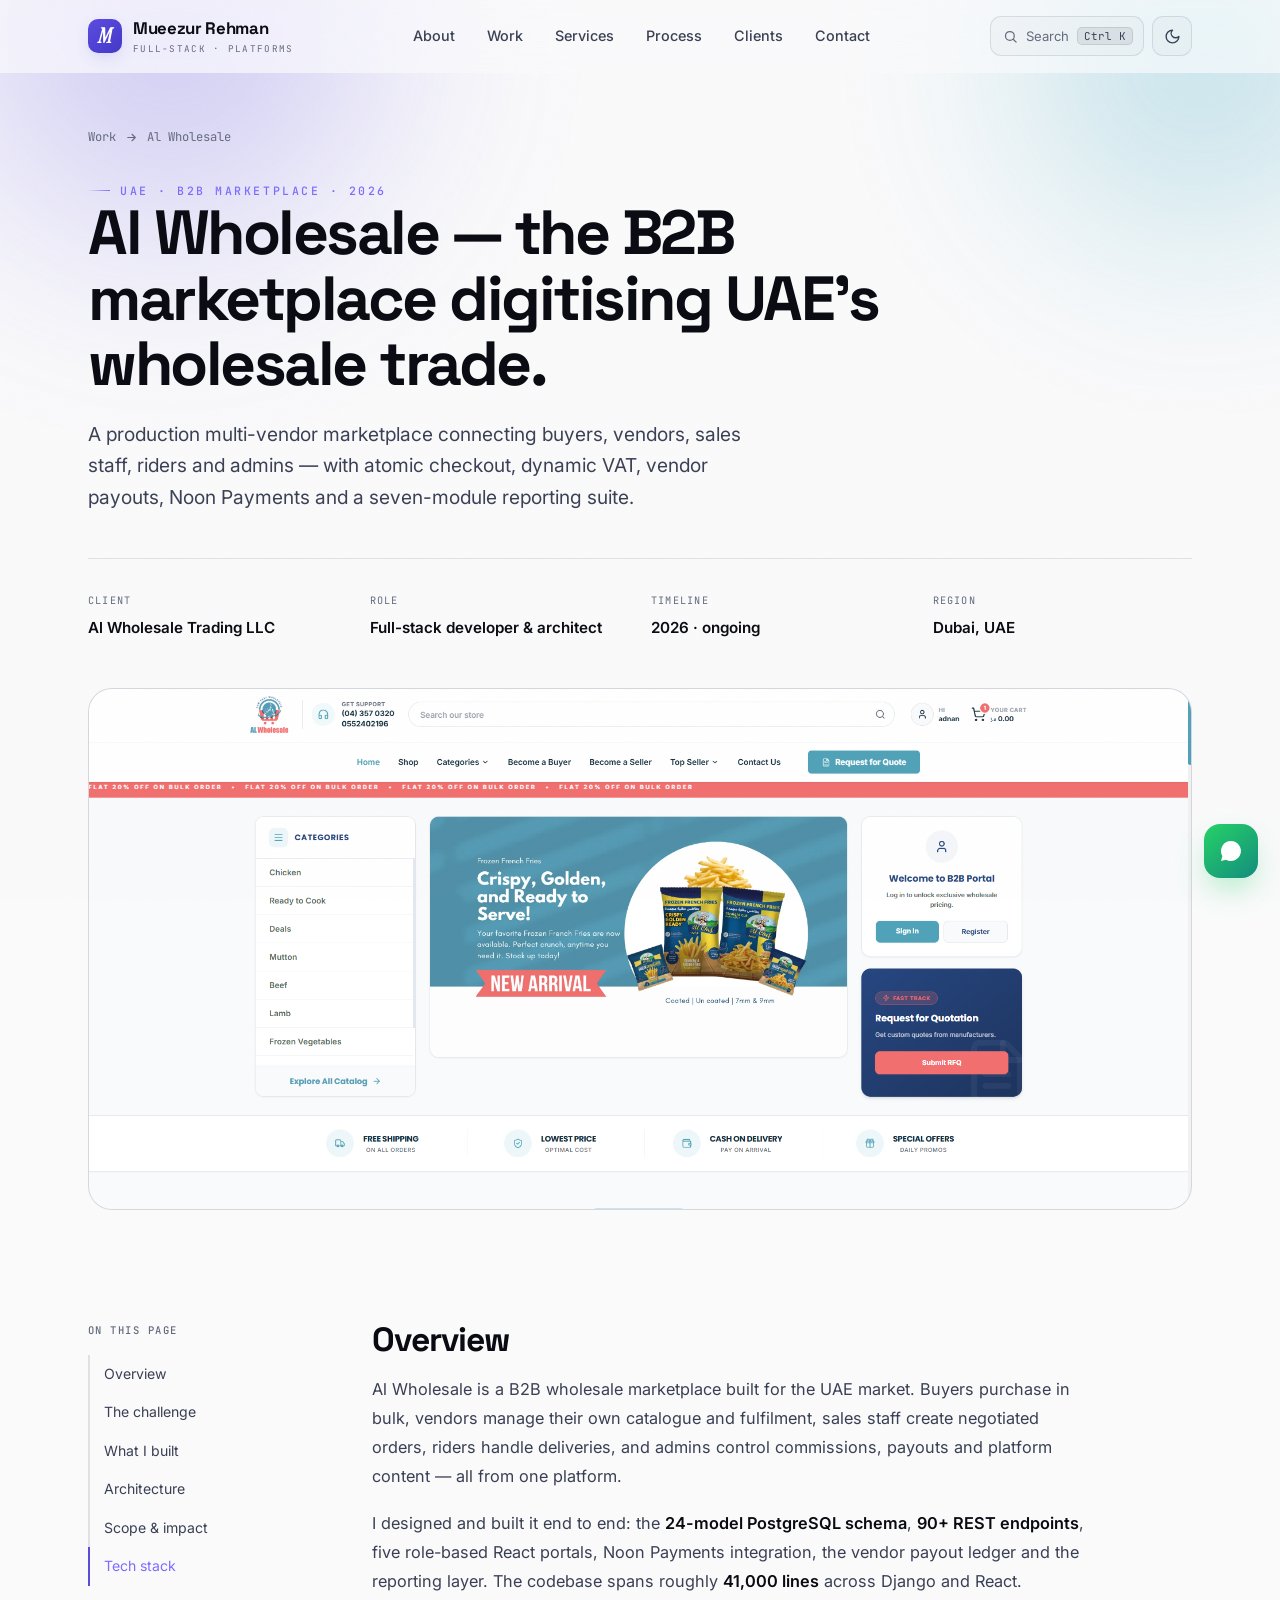
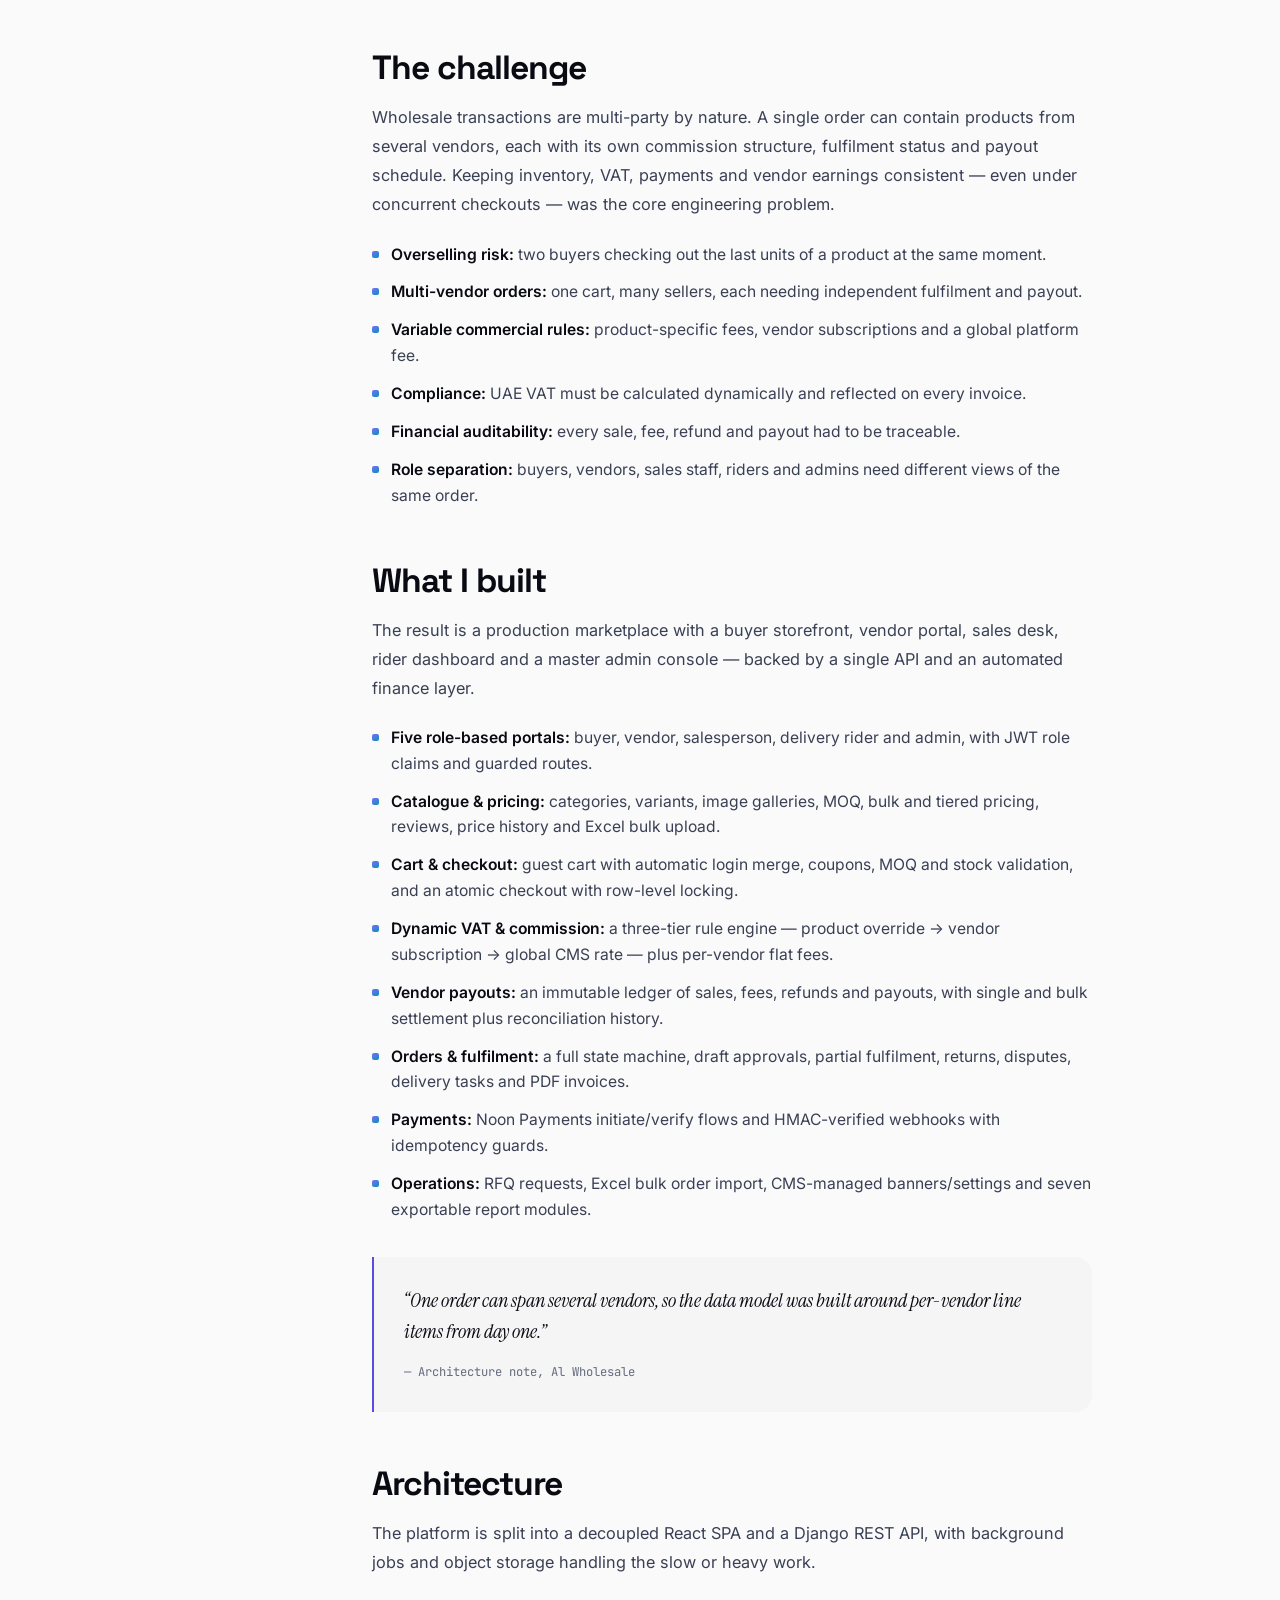
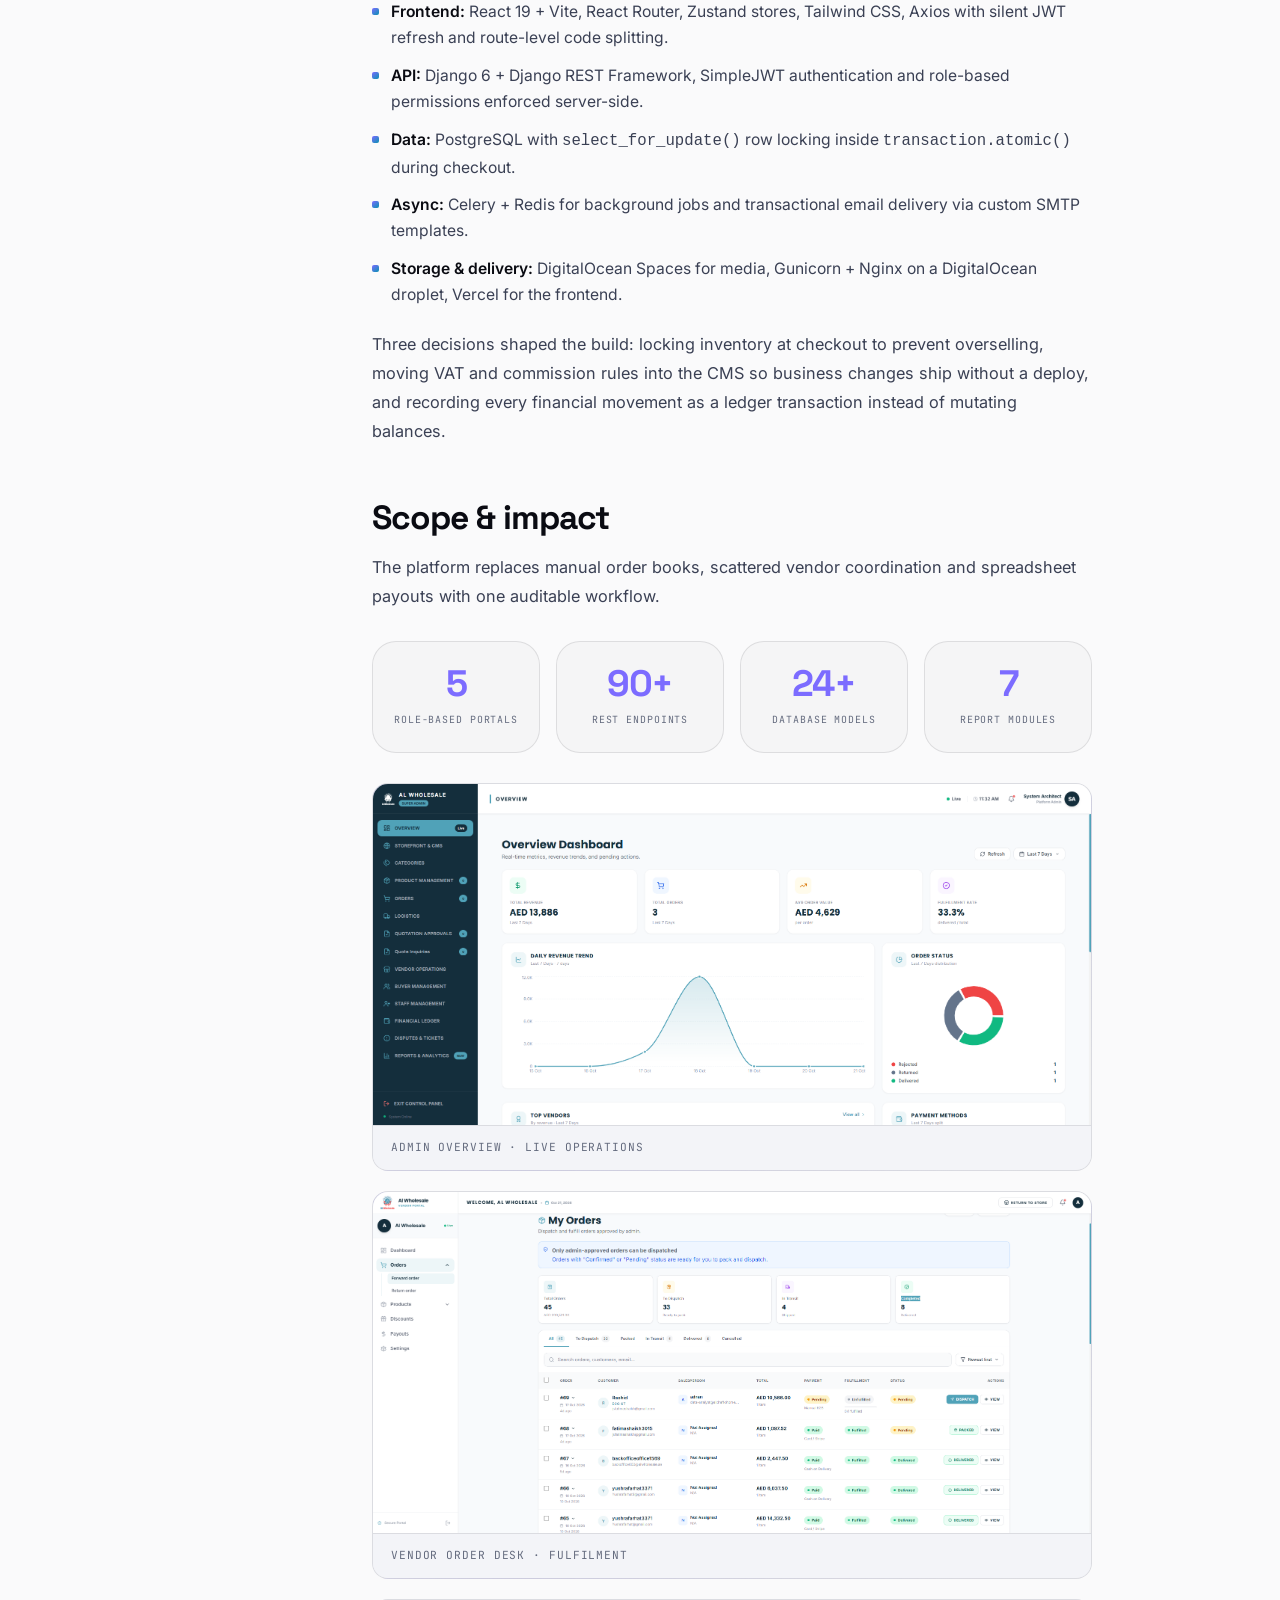
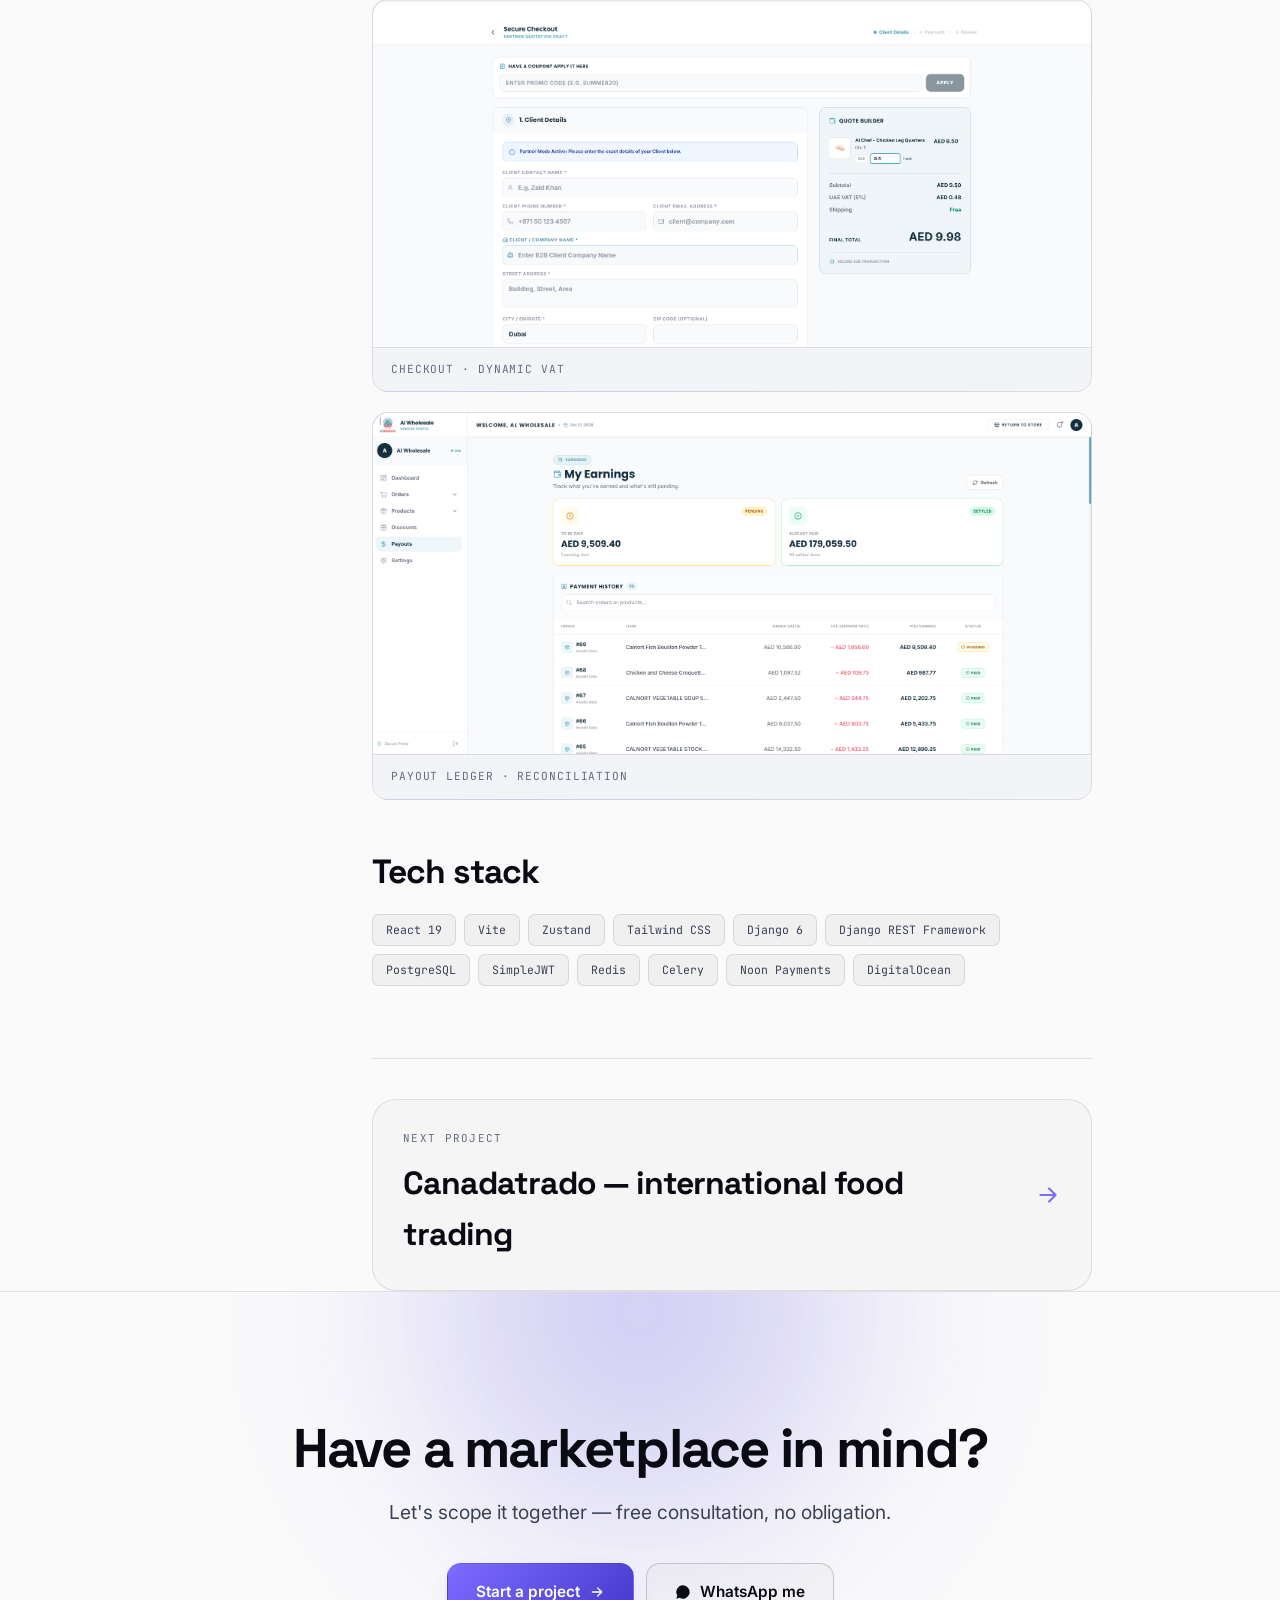
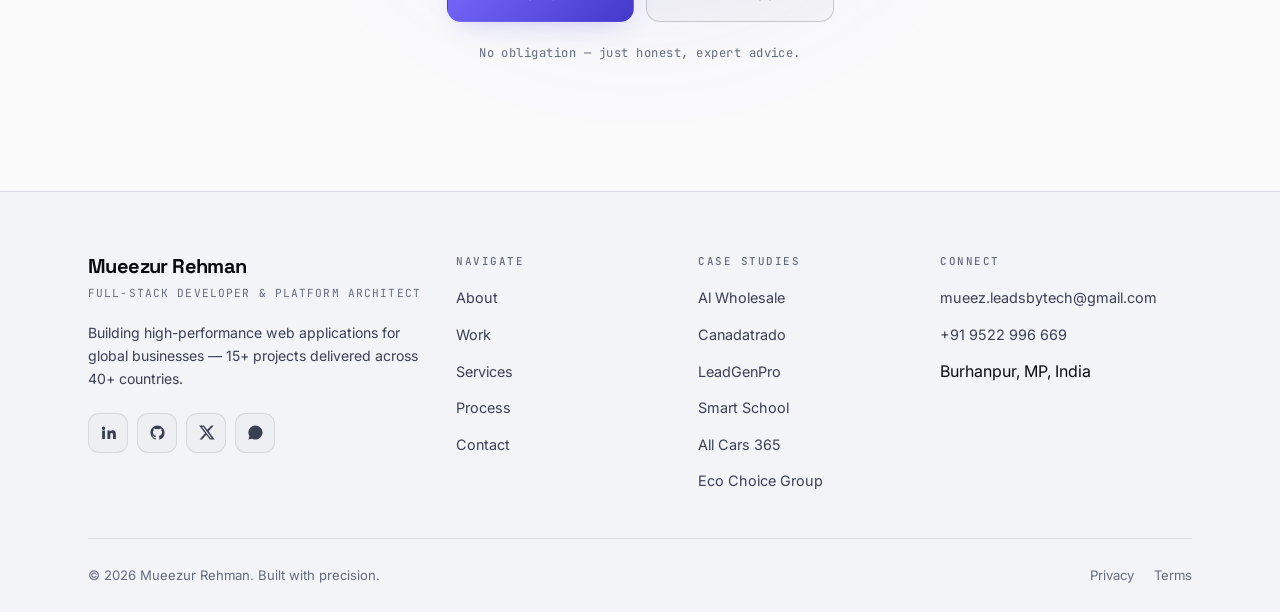
<file: work/al-wholesale.html>
<!DOCTYPE html>
<html lang="en">
<head>
<meta charset="UTF-8">
<meta name="viewport" content="width=device-width, initial-scale=1.0">
<script>(function(){var t=null;try{t=localStorage.getItem('mr-theme');}catch(e){}if(t!=='light'&&t!=='dark'){t=(window.matchMedia&&window.matchMedia('(prefers-color-scheme: light)').matches)?'light':'dark';}document.documentElement.setAttribute('data-theme',t);document.documentElement.classList.add('js');})();</script>
<title>Al Wholesale — B2B Multi-Vendor Marketplace Case Study | Mueezur Rehman</title>
<meta name="description" content="How I built Al Wholesale, a production B2B multi-vendor marketplace for the UAE with 5 role-based portals, atomic checkout, dynamic VAT/commission logic, vendor payouts and Noon Payments.">
<link rel="canonical" href="https://mueezurrehman.com/work/al-wholesale.html">
<meta property="og:type" content="article">
<meta property="og:title" content="Al Wholesale — B2B Multi-Vendor Marketplace Case Study">
<meta property="og:description" content="A production B2B marketplace with 5 role-based portals, atomic checkout, dynamic VAT, vendor payouts and Noon Payments.">
<meta property="og:image" content="https://mueezurrehman.com/assets/img/og-image.jpg">
<meta property="og:image:width" content="1200">
<meta property="og:image:height" content="630">
<meta property="og:image:alt" content="Mueezur Rehman - Full-Stack Developer & Digital Platform Architect">
<meta name="twitter:image:alt" content="Mueezur Rehman - Full-Stack Developer">
<meta name="twitter:card" content="summary_large_image">
<meta name="theme-color" content="#06070C">
<link rel="icon" href="data:image/svg+xml,%3Csvg xmlns='http://www.w3.org/2000/svg' viewBox='0 0 100 100'%3E%3Crect width='100' height='100' rx='26' fill='%237C6CFF'/%3E%3Ctext x='50' y='72' font-family='Georgia' font-size='62' font-style='italic' fill='white' text-anchor='middle'%3EM%3C/text%3E%3C/svg%3E">
<link rel="preconnect" href="https://fonts.googleapis.com">
<link rel="preconnect" href="https://fonts.gstatic.com" crossorigin>
<link href="https://fonts.googleapis.com/css2?family=Space+Grotesk:wght@500;600;700&family=Inter:wght@400;500;600&family=Instrument+Serif:ital@0;1&family=JetBrains+Mono:wght@400;500&display=swap" rel="stylesheet">
<link rel="stylesheet" href="../assets/css/style.css">
</head>
<body>

<svg width="0" height="0" style="position:absolute" aria-hidden="true" focusable="false"><defs>
  <symbol id="i-arrow" viewBox="0 0 24 24" fill="none" stroke="currentColor" stroke-width="2" stroke-linecap="round" stroke-linejoin="round"><path d="M5 12h14M13 6l6 6-6 6"/></symbol>
  <symbol id="i-arrow-ur" viewBox="0 0 24 24" fill="none" stroke="currentColor" stroke-width="2" stroke-linecap="round" stroke-linejoin="round"><path d="M7 7h10v10M7 17 17 7"/></symbol>
  <symbol id="i-up" viewBox="0 0 24 24" fill="none" stroke="currentColor" stroke-width="2" stroke-linecap="round" stroke-linejoin="round"><path d="M12 19V5M5 12l7-7 7 7"/></symbol>
  <symbol id="i-menu" viewBox="0 0 24 24" fill="none" stroke="currentColor" stroke-width="2" stroke-linecap="round" stroke-linejoin="round"><path d="M4 6h16M4 12h16M4 18h16"/></symbol>
  <symbol id="i-close" viewBox="0 0 24 24" fill="none" stroke="currentColor" stroke-width="2" stroke-linecap="round" stroke-linejoin="round"><path d="M18 6 6 18M6 6l12 12"/></symbol>
  <symbol id="i-search" viewBox="0 0 24 24" fill="none" stroke="currentColor" stroke-width="2" stroke-linecap="round" stroke-linejoin="round"><circle cx="11" cy="11" r="7"/><path d="M21 21l-4.3-4.3"/></symbol>
  <symbol id="i-sun" viewBox="0 0 24 24" fill="none" stroke="currentColor" stroke-width="2" stroke-linecap="round" stroke-linejoin="round"><circle cx="12" cy="12" r="4"/><path d="M12 2v2M12 20v2M4.9 4.9l1.4 1.4M17.7 17.7l1.4 1.4M2 12h2M20 12h2M4.9 19.1l1.4-1.4M17.7 6.3l1.4-1.4"/></symbol>
  <symbol id="i-moon" viewBox="0 0 24 24" fill="none" stroke="currentColor" stroke-width="2" stroke-linecap="round" stroke-linejoin="round"><path d="M12 3a6 6 0 0 0 9 9 9 9 0 1 1-9-9Z"/></symbol>
  <symbol id="i-check" viewBox="0 0 24 24" fill="none" stroke="currentColor" stroke-width="2.4" stroke-linecap="round" stroke-linejoin="round"><path d="M20 6 9 17l-5-5"/></symbol>
  <symbol id="i-mail" viewBox="0 0 24 24" fill="none" stroke="currentColor" stroke-width="2" stroke-linecap="round" stroke-linejoin="round"><rect x="2" y="4" width="20" height="16" rx="3"/><path d="m3 7 9 6 9-6"/></symbol>
  <symbol id="i-copy" viewBox="0 0 24 24" fill="none" stroke="currentColor" stroke-width="2" stroke-linecap="round" stroke-linejoin="round"><rect x="9" y="9" width="12" height="12" rx="2"/><path d="M5 15H4a2 2 0 0 1-2-2V4a2 2 0 0 1 2-2h9a2 2 0 0 1 2 2v1"/></symbol>
  <symbol id="i-whatsapp" viewBox="0 0 24 24" fill="currentColor"><path d="M17.5 14.4c-.3-.1-1.8-.9-2-1-.3-.1-.5-.1-.7.1-.2.3-.8 1-.9 1.2-.2.2-.3.2-.6.1-.3-.2-1.3-.5-2.4-1.5-.9-.8-1.5-1.8-1.6-2.1-.2-.3 0-.5.1-.6l.4-.5c.1-.2.2-.3.3-.5.1-.2 0-.4 0-.5-.1-.1-.7-1.6-.9-2.2-.2-.6-.5-.5-.7-.5h-.6c-.2 0-.5.1-.8.4-.3.3-1 1-1 2.5s1.1 2.9 1.2 3.1c.1.2 2.1 3.2 5.1 4.5.7.3 1.3.5 1.7.6.7.2 1.4.2 1.9.1.6-.1 1.8-.7 2-1.4.3-.7.3-1.3.2-1.4-.1-.1-.3-.2-.6-.3ZM12 2a10 10 0 0 0-8.6 15.1L2 22l5-1.3A10 10 0 1 0 12 2Z"/></symbol>
  <symbol id="i-linkedin" viewBox="0 0 24 24" fill="currentColor"><path d="M4.98 3.5a2.5 2.5 0 1 1 0 5 2.5 2.5 0 0 1 0-5ZM3 9h4v12H3V9Zm7 0h3.8v1.7h.05c.53-1 1.83-2.05 3.77-2.05 4.03 0 4.78 2.65 4.78 6.1V21h-4v-5.4c0-1.3-.02-2.96-1.8-2.96-1.8 0-2.08 1.4-2.08 2.86V21h-4V9Z"/></symbol>
  <symbol id="i-github" viewBox="0 0 24 24" fill="currentColor"><path d="M12 2C6.48 2 2 6.58 2 12.25c0 4.53 2.87 8.37 6.84 9.73.5.1.68-.22.68-.49 0-.24-.01-.87-.01-1.71-2.78.62-3.37-1.37-3.37-1.37-.45-1.18-1.11-1.5-1.11-1.5-.91-.64.07-.62.07-.62 1 .07 1.53 1.06 1.53 1.06.89 1.56 2.34 1.11 2.91.85.09-.66.35-1.11.63-1.37-2.22-.26-4.56-1.14-4.56-5.07 0-1.12.39-2.03 1.03-2.75-.1-.26-.45-1.3.1-2.71 0 0 .84-.28 2.75 1.05a9.4 9.4 0 0 1 5 0c1.91-1.33 2.75-1.05 2.75-1.05.55 1.41.2 2.45.1 2.71.64.72 1.03 1.63 1.03 2.75 0 3.94-2.35 4.8-4.58 5.06.36.32.68.94.68 1.9 0 1.37-.01 2.48-.01 2.82 0 .27.18.59.69.49A10.26 10.26 0 0 0 22 12.25C22 6.58 17.52 2 12 2Z"/></symbol>
  <symbol id="i-x" viewBox="0 0 24 24" fill="currentColor"><path d="M18.9 2h3.3l-7.2 8.2L23.5 22h-6.6l-5.2-6.8L5.7 22H2.3l7.7-8.8L1.6 2h6.8l4.7 6.2L18.9 2Zm-1.2 18h1.8L7.4 3.9H5.5L17.7 20Z"/></symbol>
</defs></svg>

<div class="noise" aria-hidden="true"></div>
<div class="progress" aria-hidden="true"><span id="progressBar"></span></div>

<nav class="nav" id="nav" aria-label="Primary">
  <div class="container nav-inner">
    <a href="../index.html" class="brand" aria-label="Mueezur Rehman — home">
      <span class="brand-mark" aria-hidden="true">M</span>
      <span>Mueezur Rehman<small>Full-Stack · Platforms</small></span>
    </a>
    <div class="nav-links" id="navLinks">
      <a href="../index.html#about">About</a>
      <a href="../index.html#work">Work</a>
      <a href="../index.html#services">Services</a>
      <a href="../index.html#process">Process</a>
      <a href="../index.html#testimonials">Clients</a>
      <a href="../index.html#contact">Contact</a>
    </div>
    <div class="nav-actions">
      <button class="kbd-hint" id="paletteBtn" type="button" aria-label="Open command menu">
        <svg aria-hidden="true"><use href="#i-search"/></svg> Search <kbd>Ctrl K</kbd>
      </button>
      <button class="icon-btn" type="button" data-theme-toggle aria-label="Toggle colour theme">
        <svg aria-hidden="true" data-theme-icon="dark"><use href="#i-sun"/></svg>
        <svg aria-hidden="true" data-theme-icon="light" style="display:none"><use href="#i-moon"/></svg>
      </button>
      <a href="../index.html#contact" class="btn btn-primary" style="display:none" id="navCta">Start a project</a>
      <button class="icon-btn menu-btn" id="menuBtn" type="button" aria-label="Open menu" aria-expanded="false" aria-controls="navLinks">
        <svg aria-hidden="true" class="i-burger"><use href="#i-menu"/></svg>
        <svg aria-hidden="true" class="i-close" style="display:none"><use href="#i-close"/></svg>
      </button>
    </div>
  </div>
</nav>

<main id="top">

  <section class="case-hero">
    <div class="fx"><span class="aurora a1"></span><span class="aurora a2"></span></div>
    <div class="container" style="position:relative;z-index:1">
      <div class="crumb"><a href="../index.html#work">Work</a> <svg aria-hidden="true"><use href="#i-arrow"/></svg> <span>Al Wholesale</span></div>
      <span class="eyebrow">UAE · B2B Marketplace · 2026</span>
      <h1>Al Wholesale — the B2B marketplace digitising UAE's wholesale trade.</h1>
      <p class="lead">A production multi-vendor marketplace connecting buyers, vendors, sales staff, riders and admins — with atomic checkout, dynamic VAT, vendor payouts, Noon Payments and a seven-module reporting suite.</p>

      <div class="case-meta">
        <div><div class="k">Client</div><div class="v">Al Wholesale Trading LLC</div></div>
        <div><div class="k">Role</div><div class="v">Full-stack developer &amp; architect</div></div>
        <div><div class="k">Timeline</div><div class="v">2026 · ongoing</div></div>
        <div><div class="k">Region</div><div class="v">Dubai, UAE</div></div>
      </div>

      <div class="case-cover">
        <div class="cover has-shot" style="--c1:#7C6CFF; --c2:#22D3EE;">
          <img src="../assets/img/work_img/alwholesale_main_home_frontpage.png" alt="Al Wholesale B2B storefront home page with category rail, promo banner and request-a-quote panel" width="1919" height="906" fetchpriority="high" decoding="async">
        </div>
      </div>
    </div>
  </section>

  <section class="case-body">
    <div class="container">
      <div class="case-grid">
        <aside class="case-nav" aria-label="Case study sections">
          <h5>On this page</h5>
          <a href="#overview">Overview</a>
          <a href="#challenge">The challenge</a>
          <a href="#solution">What I built</a>
          <a href="#architecture">Architecture</a>
          <a href="#results">Scope &amp; impact</a>
          <a href="#stack">Tech stack</a>
        </aside>

        <article class="prose">
          <h2 id="overview">Overview</h2>
          <p>Al Wholesale is a B2B wholesale marketplace built for the UAE market. Buyers purchase in bulk, vendors manage their own catalogue and fulfilment, sales staff create negotiated orders, riders handle deliveries, and admins control commissions, payouts and platform content — all from one platform.</p>
          <p>I designed and built it end to end: the <strong>24-model PostgreSQL schema</strong>, <strong>90+ REST endpoints</strong>, five role-based React portals, Noon Payments integration, the vendor payout ledger and the reporting layer. The codebase spans roughly <strong>41,000 lines</strong> across Django and React.</p>

          <h2 id="challenge">The challenge</h2>
          <p>Wholesale transactions are multi-party by nature. A single order can contain products from several vendors, each with its own commission structure, fulfilment status and payout schedule. Keeping inventory, VAT, payments and vendor earnings consistent — even under concurrent checkouts — was the core engineering problem.</p>
          <ul>
            <li><span><strong>Overselling risk:</strong> two buyers checking out the last units of a product at the same moment.</span></li>
            <li><span><strong>Multi-vendor orders:</strong> one cart, many sellers, each needing independent fulfilment and payout.</span></li>
            <li><span><strong>Variable commercial rules:</strong> product-specific fees, vendor subscriptions and a global platform fee.</span></li>
            <li><span><strong>Compliance:</strong> UAE VAT must be calculated dynamically and reflected on every invoice.</span></li>
            <li><span><strong>Financial auditability:</strong> every sale, fee, refund and payout had to be traceable.</span></li>
            <li><span><strong>Role separation:</strong> buyers, vendors, sales staff, riders and admins need different views of the same order.</span></li>
          </ul>

          <h2 id="solution">What I built</h2>
          <p>The result is a production marketplace with a buyer storefront, vendor portal, sales desk, rider dashboard and a master admin console — backed by a single API and an automated finance layer.</p>
          <ul>
            <li><span><strong>Five role-based portals:</strong> buyer, vendor, salesperson, delivery rider and admin, with JWT role claims and guarded routes.</span></li>
            <li><span><strong>Catalogue &amp; pricing:</strong> categories, variants, image galleries, MOQ, bulk and tiered pricing, reviews, price history and Excel bulk upload.</span></li>
            <li><span><strong>Cart &amp; checkout:</strong> guest cart with automatic login merge, coupons, MOQ and stock validation, and an atomic checkout with row-level locking.</span></li>
            <li><span><strong>Dynamic VAT &amp; commission:</strong> a three-tier rule engine — product override → vendor subscription → global CMS rate — plus per-vendor flat fees.</span></li>
            <li><span><strong>Vendor payouts:</strong> an immutable ledger of sales, fees, refunds and payouts, with single and bulk settlement plus reconciliation history.</span></li>
            <li><span><strong>Orders &amp; fulfilment:</strong> a full state machine, draft approvals, partial fulfilment, returns, disputes, delivery tasks and PDF invoices.</span></li>
            <li><span><strong>Payments:</strong> Noon Payments initiate/verify flows and HMAC-verified webhooks with idempotency guards.</span></li>
            <li><span><strong>Operations:</strong> RFQ requests, Excel bulk order import, CMS-managed banners/settings and seven exportable report modules.</span></li>
          </ul>

          <div class="pull-quote">
            <p>“One order can span several vendors, so the data model was built around per-vendor line items from day one.”</p>
            <cite>— Architecture note, Al Wholesale</cite>
          </div>

          <h2 id="architecture">Architecture</h2>
          <p>The platform is split into a decoupled React SPA and a Django REST API, with background jobs and object storage handling the slow or heavy work.</p>
          <ul>
            <li><span><strong>Frontend:</strong> React 19 + Vite, React Router, Zustand stores, Tailwind CSS, Axios with silent JWT refresh and route-level code splitting.</span></li>
            <li><span><strong>API:</strong> Django 6 + Django REST Framework, SimpleJWT authentication and role-based permissions enforced server-side.</span></li>
            <li><span><strong>Data:</strong> PostgreSQL with <code>select_for_update()</code> row locking inside <code>transaction.atomic()</code> during checkout.</span></li>
            <li><span><strong>Async:</strong> Celery + Redis for background jobs and transactional email delivery via custom SMTP templates.</span></li>
            <li><span><strong>Storage &amp; delivery:</strong> DigitalOcean Spaces for media, Gunicorn + Nginx on a DigitalOcean droplet, Vercel for the frontend.</span></li>
          </ul>
          <p>Three decisions shaped the build: locking inventory at checkout to prevent overselling, moving VAT and commission rules into the CMS so business changes ship without a deploy, and recording every financial movement as a ledger transaction instead of mutating balances.</p>

          <h2 id="results">Scope &amp; impact</h2>
          <p>The platform replaces manual order books, scattered vendor coordination and spreadsheet payouts with one auditable workflow.</p>
          <div class="result-cards">
            <div class="card result-card"><div class="n">5</div><div class="l">Role-based portals</div></div>
            <div class="card result-card"><div class="n">90+</div><div class="l">REST endpoints</div></div>
            <div class="card result-card"><div class="n">24+</div><div class="l">Database models</div></div>
            <div class="card result-card"><div class="n">7</div><div class="l">Report modules</div></div>
          </div>

          <div class="gallery gallery-shots">
            <figure class="frame">
              <img src="../assets/img/work_img/alwholesale_Admin_dashbaord.png" alt="Admin control panel overview with revenue, orders, fulfilment rate and order-status charts" width="1919" height="911" loading="lazy" decoding="async">
              <figcaption>Admin overview · live operations</figcaption>
            </figure>
            <figure class="frame">
              <img src="../assets/img/work_img/alwholesale_vendor_fullfill.png" alt="Vendor portal order desk with dispatch queue, fulfilment tabs and per-order status" width="1917" height="911" loading="lazy" decoding="async">
              <figcaption>Vendor order desk · fulfilment</figcaption>
            </figure>
            <figure class="frame">
              <img src="../assets/img/work_img/alwholesale_Admin_checkout_customrprice.png" alt="Sales-desk checkout showing partner quotation draft, coupon field and UAE VAT breakdown" width="1875" height="905" loading="lazy" decoding="async">
              <figcaption>Checkout · dynamic VAT</figcaption>
            </figure>
            <figure class="frame">
              <img src="../assets/img/work_img/alwholesale_vendor_payout.png" alt="Vendor payouts page with pending versus settled earnings and the payment history ledger" width="1914" height="909" loading="lazy" decoding="async">
              <figcaption>Payout ledger · reconciliation</figcaption>
            </figure>
          </div>

          <h2 id="stack">Tech stack</h2>
          <div class="stack">
            <span class="tag">React 19</span><span class="tag">Vite</span><span class="tag">Zustand</span>
            <span class="tag">Tailwind CSS</span><span class="tag">Django 6</span><span class="tag">Django REST Framework</span>
            <span class="tag">PostgreSQL</span><span class="tag">SimpleJWT</span><span class="tag">Redis</span>
            <span class="tag">Celery</span><span class="tag">Noon Payments</span><span class="tag">DigitalOcean</span>
          </div>

          <div class="next-proj">
            <a href="canadatrado.html" class="card">
              <div>
                <div class="k">Next project</div>
                <div class="t">Canadatrado — international food trading</div>
              </div>
              <svg aria-hidden="true"><use href="#i-arrow"/></svg>
            </a>
          </div>
        </article>
      </div>
    </div>
  </section>

  <section class="cta">
    <div class="fx"><span class="aurora a1"></span></div>
    <div class="container">
      <div class="cta-inner reveal">
        <h2 class="h2">Have a marketplace in mind?</h2>
        <p class="lead">Let's scope it together — free consultation, no obligation.</p>
        <div class="cta-actions">
          <a href="../index.html#contact" class="btn btn-primary btn-lg">Start a project <svg aria-hidden="true"><use href="#i-arrow"/></svg></a>
          <a href="https://wa.me/919522996669" target="_blank" rel="noopener" class="btn btn-ghost btn-lg"><svg aria-hidden="true"><use href="#i-whatsapp"/></svg> WhatsApp me</a>
        </div>
        <div class="cta-note">No obligation — just honest, expert advice.</div>
      </div>
    </div>
  </section>
</main>

<footer class="footer">
  <div class="container">
    <div class="footer-grid">
      <div class="f-brand">
        <h3>Mueezur Rehman</h3>
        <div class="f-role">Full-Stack Developer &amp; Platform Architect</div>
        <p>Building high-performance web applications for global businesses — 15+ projects delivered across 40+ countries.</p>
        <div class="f-social">
          <a href="https://linkedin.com/in/mueezurrehman" target="_blank" rel="noopener" aria-label="LinkedIn"><svg aria-hidden="true"><use href="#i-linkedin"/></svg></a>
          <a href="https://github.com/mueezurrehman" target="_blank" rel="noopener" aria-label="GitHub"><svg aria-hidden="true"><use href="#i-github"/></svg></a>
          <a href="https://x.com/mueezurrehman" target="_blank" rel="noopener" aria-label="X"><svg aria-hidden="true"><use href="#i-x"/></svg></a>
          <a href="https://wa.me/919522996669" target="_blank" rel="noopener" aria-label="WhatsApp"><svg aria-hidden="true"><use href="#i-whatsapp"/></svg></a>
        </div>
      </div>
      <div class="f-col">
        <h4>Navigate</h4>
        <ul>
          <li><a href="../index.html#about">About</a></li>
          <li><a href="../index.html#work">Work</a></li>
          <li><a href="../index.html#services">Services</a></li>
          <li><a href="../index.html#process">Process</a></li>
          <li><a href="../index.html#contact">Contact</a></li>
        </ul>
      </div>
      <div class="f-col">
        <h4>Case studies</h4>
        <ul>
          <li><a href="al-wholesale.html">Al Wholesale</a></li>
          <li><a href="canadatrado.html">Canadatrado</a></li>
          <li><a href="leadgenpro.html">LeadGenPro</a></li>
          <li><a href="smart-school.html">Smart School</a></li>
          <li><a href="all-cars-365.html">All Cars 365</a></li>
          <li><a href="eco-choice.html">Eco Choice Group</a></li>
        </ul>
      </div>
      <div class="f-col">
        <h4>Connect</h4>
        <ul>
          <li><a href="mailto:mueez.leadsbytech@gmail.com">mueez.leadsbytech@gmail.com</a></li>
          <li><a href="tel:+919522996669">+91 9522 996 669</a></li>
          <li>Burhanpur, MP, India</li>
        </ul>
      </div>
    </div>
    <div class="f-bottom">
      <div>© <span data-year>2026</span> Mueezur Rehman. Built with precision.</div>
      <div class="links"><a href="#">Privacy</a><a href="#">Terms</a></div>
    </div>
  </div>
</footer>

<a href="https://wa.me/919522996669" target="_blank" rel="noopener" class="fab" aria-label="Chat on WhatsApp"><svg aria-hidden="true"><use href="#i-whatsapp"/></svg></a>
<button class="to-top" id="toTop" type="button" aria-label="Back to top"><svg aria-hidden="true"><use href="#i-up"/></svg></button>

<div class="toast" id="toast" role="status" aria-live="polite">
  <span class="toast-ico"><svg aria-hidden="true"><use href="#i-check"/></svg></span>
  <div><div class="toast-title" id="toastTitle"></div><div class="toast-msg" id="toastMsg"></div></div>
</div>

<div class="palette" id="palette" role="dialog" aria-modal="true" aria-label="Command menu">
  <div class="palette-box">
    <div class="palette-input-wrap">
      <svg aria-hidden="true"><use href="#i-search"/></svg>
      <input id="paletteInput" type="text" placeholder="Search pages, case studies, actions…" aria-label="Search">
    </div>
    <div class="palette-list" id="paletteList">
      <button class="palette-item" data-href="index.html"><svg aria-hidden="true"><use href="#i-arrow"/></svg>Home<span class="pi-k">Page</span></button>
      <button class="palette-item" data-href="#about"><svg aria-hidden="true"><use href="#i-arrow"/></svg>About me<span class="pi-k">Section</span></button>
      <button class="palette-item" data-href="#work"><svg aria-hidden="true"><use href="#i-arrow"/></svg>Work<span class="pi-k">Section</span></button>
      <button class="palette-item" data-href="#contact"><svg aria-hidden="true"><use href="#i-arrow"/></svg>Contact<span class="pi-k">Section</span></button>
      <button class="palette-item" data-href="work/al-wholesale.html"><svg aria-hidden="true"><use href="#i-arrow-ur"/></svg>Case study · Al Wholesale<span class="pi-k">UAE</span></button>
      <button class="palette-item" data-href="work/canadatrado.html"><svg aria-hidden="true"><use href="#i-arrow-ur"/></svg>Case study · Canadatrado<span class="pi-k">Canada</span></button>
      <button class="palette-item" data-href="work/leadgenpro.html"><svg aria-hidden="true"><use href="#i-arrow-ur"/></svg>Case study · LeadGenPro<span class="pi-k">India</span></button>
      <button class="palette-item" data-href="work/smart-school.html"><svg aria-hidden="true"><use href="#i-arrow-ur"/></svg>Case study · Smart School<span class="pi-k">India</span></button>
      <button class="palette-item" data-href="work/all-cars-365.html"><svg aria-hidden="true"><use href="#i-arrow-ur"/></svg>Case study · All Cars 365<span class="pi-k">UAE</span></button>
      <button class="palette-item" data-href="work/eco-choice.html"><svg aria-hidden="true"><use href="#i-arrow-ur"/></svg>Case study · Eco Choice Group<span class="pi-k">UAE</span></button>
      <button class="palette-item" data-action="toggle-theme"><svg aria-hidden="true"><use href="#i-moon"/></svg>Toggle theme<span class="pi-k">Action</span></button>
      <button class="palette-item" data-action="copy-email" data-copy-value="mueez.leadsbytech@gmail.com"><svg aria-hidden="true"><use href="#i-copy"/></svg>Copy email address<span class="pi-k">Action</span></button>
      <button class="palette-item" data-action="email"><svg aria-hidden="true"><use href="#i-mail"/></svg>Send an email<span class="pi-k">Action</span></button>
      <div class="palette-empty" style="display:none">No results found.</div>
    </div>
  </div>
</div>

<script src="../assets/js/main.js" defer></script>
</body>
</html>
</file>
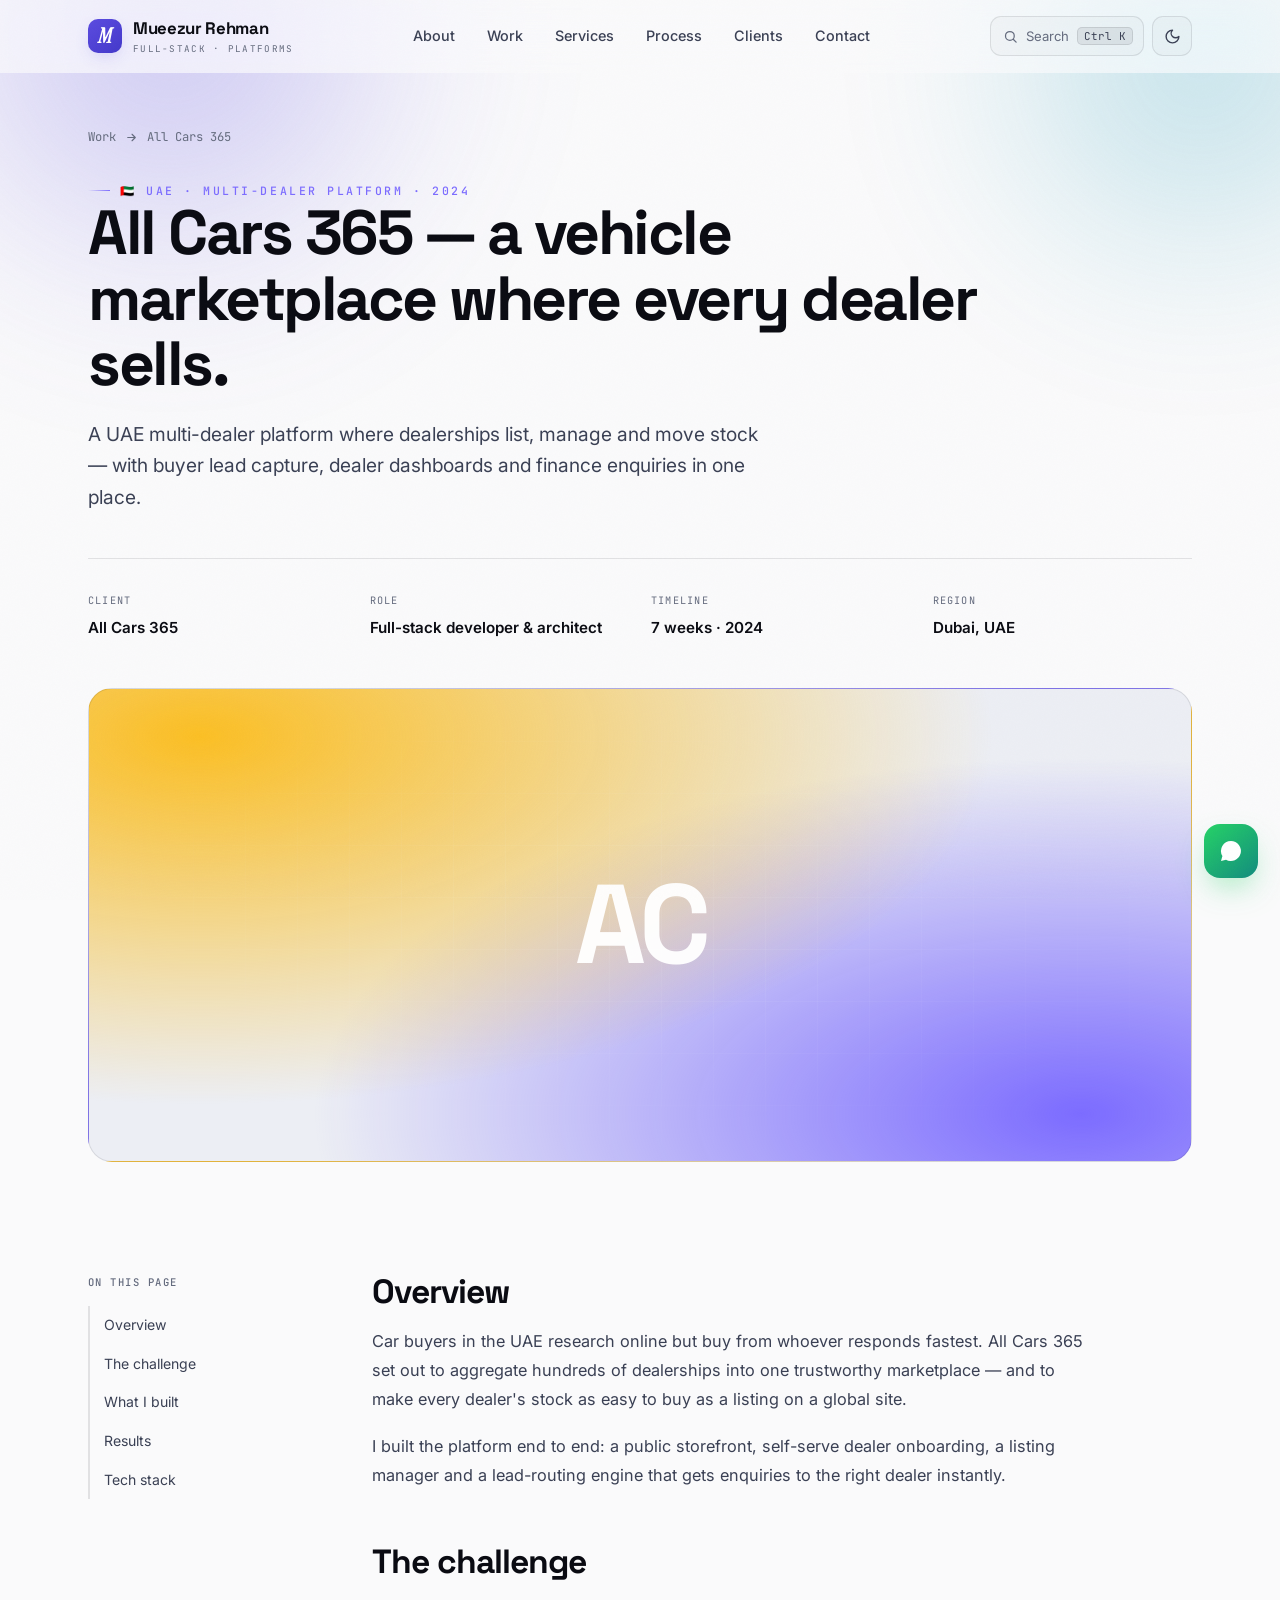
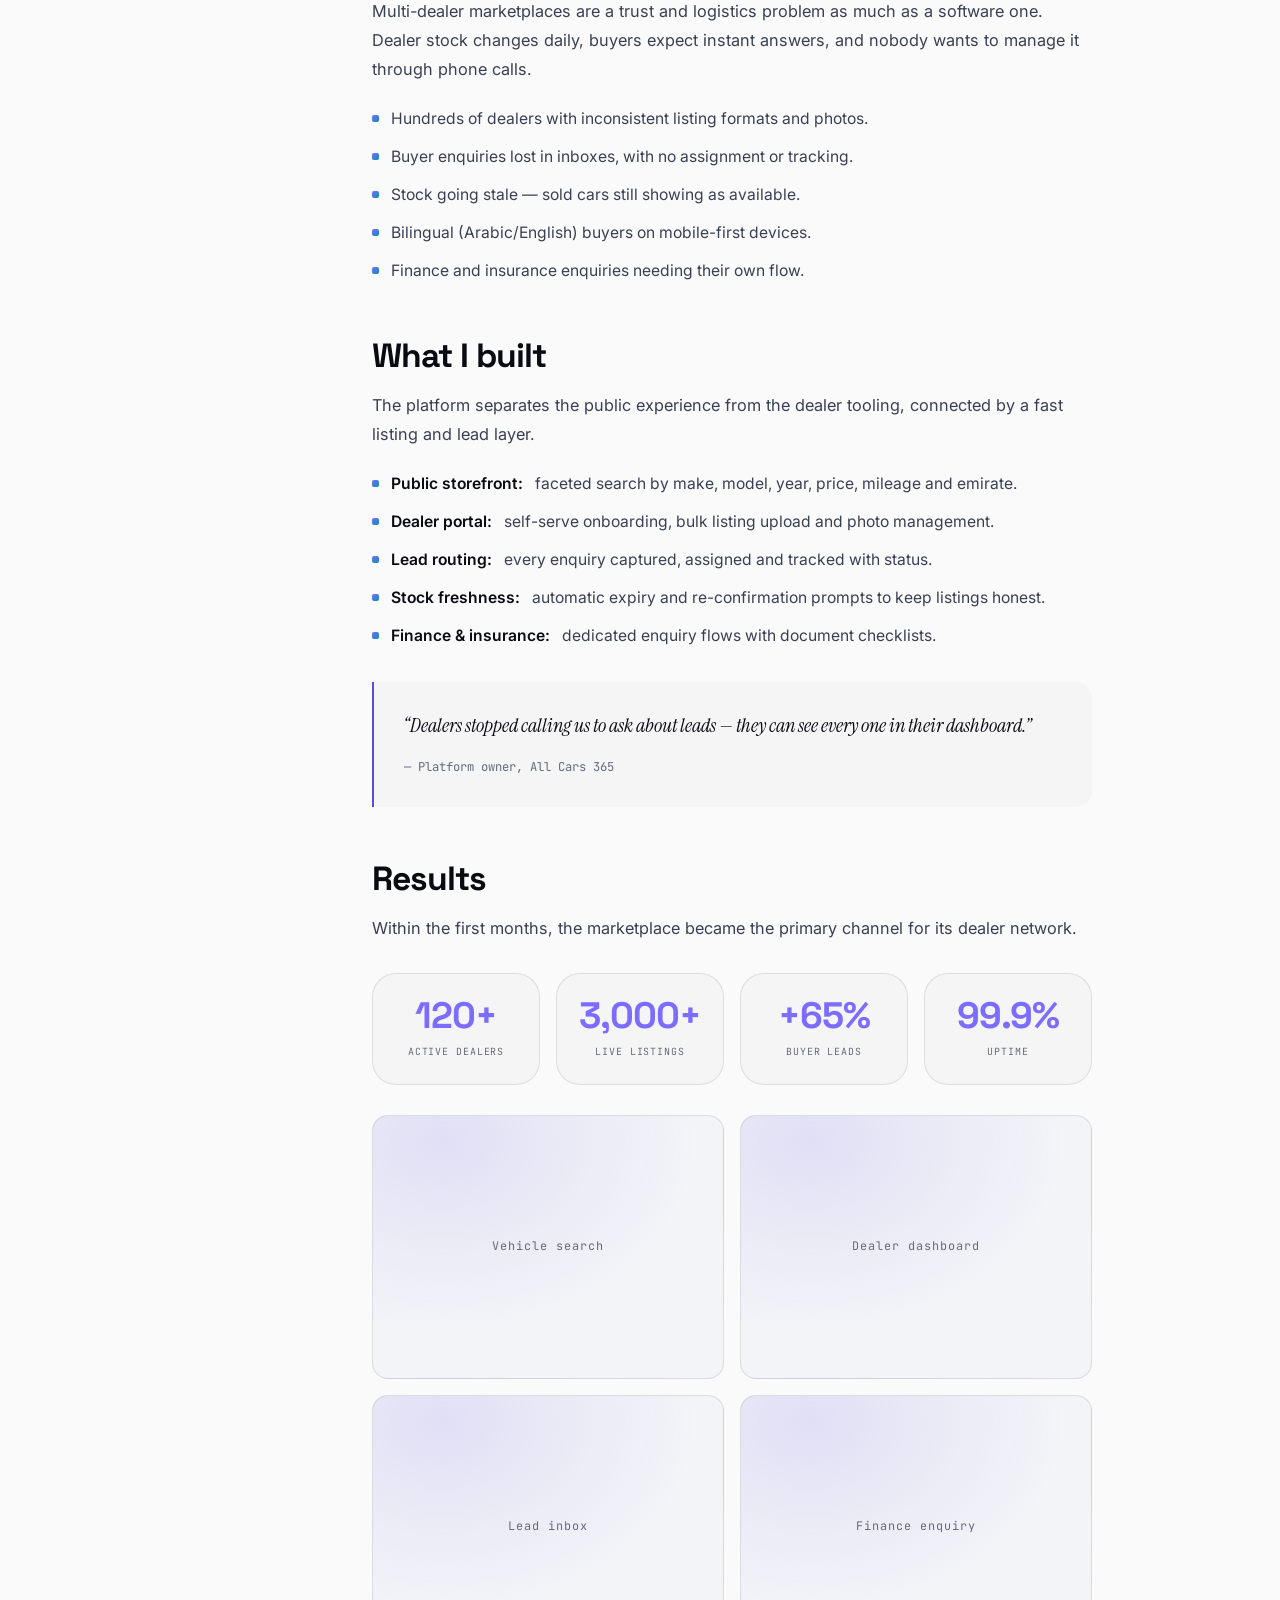
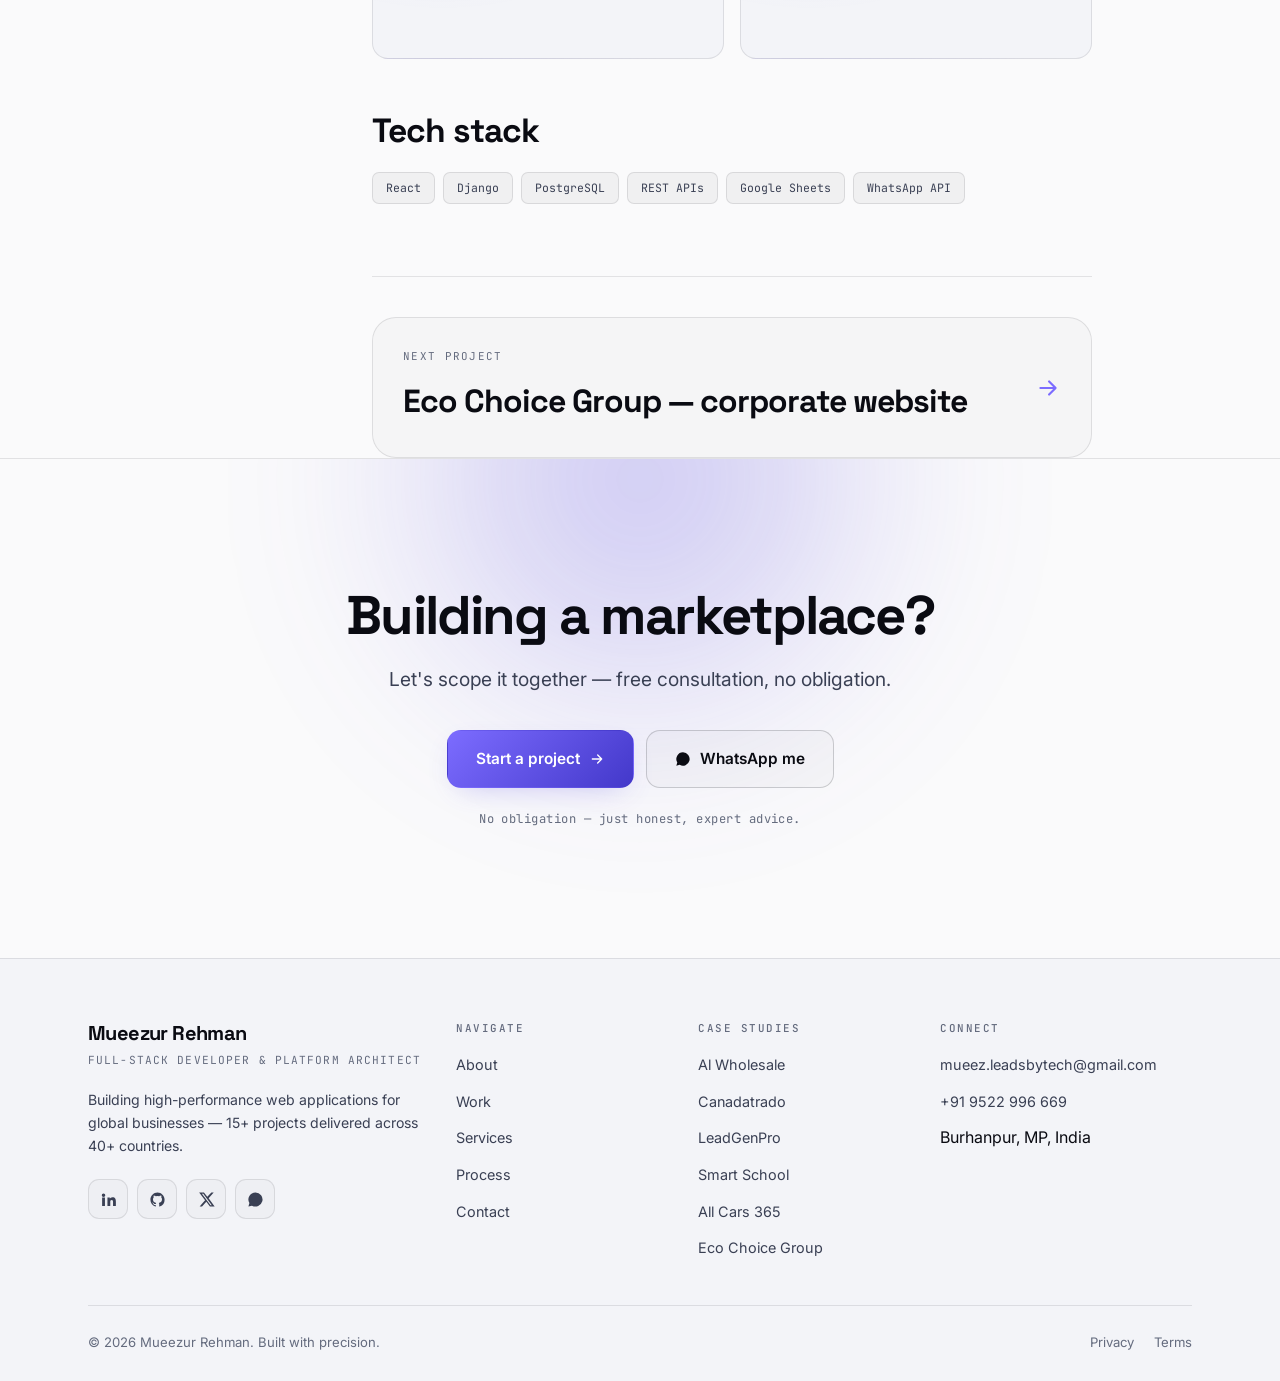
<file: work/all-cars-365.html>
<!DOCTYPE html>
<html lang="en">
<head>
<meta charset="UTF-8">
<meta name="viewport" content="width=device-width, initial-scale=1.0">
<script>(function(){var t=null;try{t=localStorage.getItem('mr-theme');}catch(e){}if(t!=='light'&&t!=='dark'){t=(window.matchMedia&&window.matchMedia('(prefers-color-scheme: light)').matches)?'light':'dark';}document.documentElement.setAttribute('data-theme',t);document.documentElement.classList.add('js');})();</script>
<title>All Cars 365 — Multi-Dealer Vehicle Marketplace Case Study | Mueezur Rehman</title>
<meta name="description" content="How I built All Cars 365, a UAE multi-dealer vehicle marketplace with 120+ dealers, 3,000+ listings and +65% buyer leads.">
<link rel="canonical" href="https://mueezurrehman.com/work/all-cars-365.html">
<meta property="og:type" content="article">
<meta property="og:title" content="All Cars 365 — Multi-Dealer Vehicle Marketplace Case Study">
<meta property="og:description" content="A UAE vehicle marketplace where dealerships list, manage and sell stock in one place.">
<meta property="og:image" content="https://mueezurrehman.com/assets/img/og-image.jpg">
<meta property="og:image:width" content="1200">
<meta property="og:image:height" content="630">
<meta property="og:image:alt" content="Mueezur Rehman - Full-Stack Developer & Digital Platform Architect">
<meta name="twitter:image:alt" content="Mueezur Rehman - Full-Stack Developer">
<meta name="twitter:card" content="summary_large_image">
<meta name="theme-color" content="#06070C">
<link rel="icon" href="data:image/svg+xml,%3Csvg xmlns='http://www.w3.org/2000/svg' viewBox='0 0 100 100'%3E%3Crect width='100' height='100' rx='26' fill='%237C6CFF'/%3E%3Ctext x='50' y='72' font-family='Georgia' font-size='62' font-style='italic' fill='white' text-anchor='middle'%3EM%3C/text%3E%3C/svg%3E">
<link rel="preconnect" href="https://fonts.googleapis.com">
<link rel="preconnect" href="https://fonts.gstatic.com" crossorigin>
<link href="https://fonts.googleapis.com/css2?family=Space+Grotesk:wght@500;600;700&family=Inter:wght@400;500;600&family=Instrument+Serif:ital@0;1&family=JetBrains+Mono:wght@400;500&display=swap" rel="stylesheet">
<link rel="stylesheet" href="../assets/css/style.css">
</head>
<body>

<svg width="0" height="0" style="position:absolute" aria-hidden="true" focusable="false"><defs>
  <symbol id="i-arrow" viewBox="0 0 24 24" fill="none" stroke="currentColor" stroke-width="2" stroke-linecap="round" stroke-linejoin="round"><path d="M5 12h14M13 6l6 6-6 6"/></symbol>
  <symbol id="i-arrow-ur" viewBox="0 0 24 24" fill="none" stroke="currentColor" stroke-width="2" stroke-linecap="round" stroke-linejoin="round"><path d="M7 7h10v10M7 17 17 7"/></symbol>
  <symbol id="i-up" viewBox="0 0 24 24" fill="none" stroke="currentColor" stroke-width="2" stroke-linecap="round" stroke-linejoin="round"><path d="M12 19V5M5 12l7-7 7 7"/></symbol>
  <symbol id="i-menu" viewBox="0 0 24 24" fill="none" stroke="currentColor" stroke-width="2" stroke-linecap="round" stroke-linejoin="round"><path d="M4 6h16M4 12h16M4 18h16"/></symbol>
  <symbol id="i-close" viewBox="0 0 24 24" fill="none" stroke="currentColor" stroke-width="2" stroke-linecap="round" stroke-linejoin="round"><path d="M18 6 6 18M6 6l12 12"/></symbol>
  <symbol id="i-search" viewBox="0 0 24 24" fill="none" stroke="currentColor" stroke-width="2" stroke-linecap="round" stroke-linejoin="round"><circle cx="11" cy="11" r="7"/><path d="M21 21l-4.3-4.3"/></symbol>
  <symbol id="i-sun" viewBox="0 0 24 24" fill="none" stroke="currentColor" stroke-width="2" stroke-linecap="round" stroke-linejoin="round"><circle cx="12" cy="12" r="4"/><path d="M12 2v2M12 20v2M4.9 4.9l1.4 1.4M17.7 17.7l1.4 1.4M2 12h2M20 12h2M4.9 19.1l1.4-1.4M17.7 6.3l1.4-1.4"/></symbol>
  <symbol id="i-moon" viewBox="0 0 24 24" fill="none" stroke="currentColor" stroke-width="2" stroke-linecap="round" stroke-linejoin="round"><path d="M12 3a6 6 0 0 0 9 9 9 9 0 1 1-9-9Z"/></symbol>
  <symbol id="i-check" viewBox="0 0 24 24" fill="none" stroke="currentColor" stroke-width="2.4" stroke-linecap="round" stroke-linejoin="round"><path d="M20 6 9 17l-5-5"/></symbol>
  <symbol id="i-mail" viewBox="0 0 24 24" fill="none" stroke="currentColor" stroke-width="2" stroke-linecap="round" stroke-linejoin="round"><rect x="2" y="4" width="20" height="16" rx="3"/><path d="m3 7 9 6 9-6"/></symbol>
  <symbol id="i-copy" viewBox="0 0 24 24" fill="none" stroke="currentColor" stroke-width="2" stroke-linecap="round" stroke-linejoin="round"><rect x="9" y="9" width="12" height="12" rx="2"/><path d="M5 15H4a2 2 0 0 1-2-2V4a2 2 0 0 1 2-2h9a2 2 0 0 1 2 2v1"/></symbol>
  <symbol id="i-whatsapp" viewBox="0 0 24 24" fill="currentColor"><path d="M17.5 14.4c-.3-.1-1.8-.9-2-1-.3-.1-.5-.1-.7.1-.2.3-.8 1-.9 1.2-.2.2-.3.2-.6.1-.3-.2-1.3-.5-2.4-1.5-.9-.8-1.5-1.8-1.6-2.1-.2-.3 0-.5.1-.6l.4-.5c.1-.2.2-.3.3-.5.1-.2 0-.4 0-.5-.1-.1-.7-1.6-.9-2.2-.2-.6-.5-.5-.7-.5h-.6c-.2 0-.5.1-.8.4-.3.3-1 1-1 2.5s1.1 2.9 1.2 3.1c.1.2 2.1 3.2 5.1 4.5.7.3 1.3.5 1.7.6.7.2 1.4.2 1.9.1.6-.1 1.8-.7 2-1.4.3-.7.3-1.3.2-1.4-.1-.1-.3-.2-.6-.3ZM12 2a10 10 0 0 0-8.6 15.1L2 22l5-1.3A10 10 0 1 0 12 2Z"/></symbol>
  <symbol id="i-linkedin" viewBox="0 0 24 24" fill="currentColor"><path d="M4.98 3.5a2.5 2.5 0 1 1 0 5 2.5 2.5 0 0 1 0-5ZM3 9h4v12H3V9Zm7 0h3.8v1.7h.05c.53-1 1.83-2.05 3.77-2.05 4.03 0 4.78 2.65 4.78 6.1V21h-4v-5.4c0-1.3-.02-2.96-1.8-2.96-1.8 0-2.08 1.4-2.08 2.86V21h-4V9Z"/></symbol>
  <symbol id="i-github" viewBox="0 0 24 24" fill="currentColor"><path d="M12 2C6.48 2 2 6.58 2 12.25c0 4.53 2.87 8.37 6.84 9.73.5.1.68-.22.68-.49 0-.24-.01-.87-.01-1.71-2.78.62-3.37-1.37-3.37-1.37-.45-1.18-1.11-1.5-1.11-1.5-.91-.64.07-.62.07-.62 1 .07 1.53 1.06 1.53 1.06.89 1.56 2.34 1.11 2.91.85.09-.66.35-1.11.63-1.37-2.22-.26-4.56-1.14-4.56-5.07 0-1.12.39-2.03 1.03-2.75-.1-.26-.45-1.3.1-2.71 0 0 .84-.28 2.75 1.05a9.4 9.4 0 0 1 5 0c1.91-1.33 2.75-1.05 2.75-1.05.55 1.41.2 2.45.1 2.71.64.72 1.03 1.63 1.03 2.75 0 3.94-2.35 4.8-4.58 5.06.36.32.68.94.68 1.9 0 1.37-.01 2.48-.01 2.82 0 .27.18.59.69.49A10.26 10.26 0 0 0 22 12.25C22 6.58 17.52 2 12 2Z"/></symbol>
  <symbol id="i-x" viewBox="0 0 24 24" fill="currentColor"><path d="M18.9 2h3.3l-7.2 8.2L23.5 22h-6.6l-5.2-6.8L5.7 22H2.3l7.7-8.8L1.6 2h6.8l4.7 6.2L18.9 2Zm-1.2 18h1.8L7.4 3.9H5.5L17.7 20Z"/></symbol>
</defs></svg>

<div class="noise" aria-hidden="true"></div>
<div class="progress" aria-hidden="true"><span id="progressBar"></span></div>

<nav class="nav" id="nav" aria-label="Primary">
  <div class="container nav-inner">
    <a href="../index.html" class="brand" aria-label="Mueezur Rehman — home">
      <span class="brand-mark" aria-hidden="true">M</span>
      <span>Mueezur Rehman<small>Full-Stack · Platforms</small></span>
    </a>
    <div class="nav-links" id="navLinks">
      <a href="../index.html#about">About</a>
      <a href="../index.html#work">Work</a>
      <a href="../index.html#services">Services</a>
      <a href="../index.html#process">Process</a>
      <a href="../index.html#testimonials">Clients</a>
      <a href="../index.html#contact">Contact</a>
    </div>
    <div class="nav-actions">
      <button class="kbd-hint" id="paletteBtn" type="button" aria-label="Open command menu">
        <svg aria-hidden="true"><use href="#i-search"/></svg> Search <kbd>Ctrl K</kbd>
      </button>
      <button class="icon-btn" type="button" data-theme-toggle aria-label="Toggle colour theme">
        <svg aria-hidden="true" data-theme-icon="dark"><use href="#i-sun"/></svg>
        <svg aria-hidden="true" data-theme-icon="light" style="display:none"><use href="#i-moon"/></svg>
      </button>
      <a href="../index.html#contact" class="btn btn-primary" style="display:none" id="navCta">Start a project</a>
      <button class="icon-btn menu-btn" id="menuBtn" type="button" aria-label="Open menu" aria-expanded="false" aria-controls="navLinks">
        <svg aria-hidden="true" class="i-burger"><use href="#i-menu"/></svg>
        <svg aria-hidden="true" class="i-close" style="display:none"><use href="#i-close"/></svg>
      </button>
    </div>
  </div>
</nav>

<main id="top">

  <section class="case-hero">
    <div class="fx"><span class="aurora a1"></span><span class="aurora a2"></span></div>
    <div class="container" style="position:relative;z-index:1">
      <div class="crumb"><a href="../index.html#work">Work</a> <svg aria-hidden="true"><use href="#i-arrow"/></svg> <span>All Cars 365</span></div>
      <span class="eyebrow">🇦🇪 UAE · Multi-Dealer Platform · 2024</span>
      <h1>All Cars 365 — a vehicle marketplace where every dealer sells.</h1>
      <p class="lead">A UAE multi-dealer platform where dealerships list, manage and move stock — with buyer lead capture, dealer dashboards and finance enquiries in one place.</p>

      <div class="case-meta">
        <div><div class="k">Client</div><div class="v">All Cars 365</div></div>
        <div><div class="k">Role</div><div class="v">Full-stack developer &amp; architect</div></div>
        <div><div class="k">Timeline</div><div class="v">7 weeks · 2024</div></div>
        <div><div class="k">Region</div><div class="v">Dubai, UAE</div></div>
      </div>

      <div class="case-cover">
        <div class="cover" style="--c1:#FBBF24; --c2:#7C6CFF;"><span>AC</span></div>
      </div>
    </div>
  </section>

  <section class="case-body">
    <div class="container">
      <div class="case-grid">
        <aside class="case-nav" aria-label="Case study sections">
          <h5>On this page</h5>
          <a href="#overview">Overview</a>
          <a href="#challenge">The challenge</a>
          <a href="#solution">What I built</a>
          <a href="#results">Results</a>
          <a href="#stack">Tech stack</a>
        </aside>

        <article class="prose">
          <h2 id="overview">Overview</h2>
          <p>Car buyers in the UAE research online but buy from whoever responds fastest. All Cars 365 set out to aggregate hundreds of dealerships into one trustworthy marketplace — and to make every dealer's stock as easy to buy as a listing on a global site.</p>
          <p>I built the platform end to end: a public storefront, self-serve dealer onboarding, a listing manager and a lead-routing engine that gets enquiries to the right dealer instantly.</p>

          <h2 id="challenge">The challenge</h2>
          <p>Multi-dealer marketplaces are a trust and logistics problem as much as a software one. Dealer stock changes daily, buyers expect instant answers, and nobody wants to manage it through phone calls.</p>
          <ul>
            <li>Hundreds of dealers with inconsistent listing formats and photos.</li>
            <li>Buyer enquiries lost in inboxes, with no assignment or tracking.</li>
            <li>Stock going stale — sold cars still showing as available.</li>
            <li>Bilingual (Arabic/English) buyers on mobile-first devices.</li>
            <li>Finance and insurance enquiries needing their own flow.</li>
          </ul>

          <h2 id="solution">What I built</h2>
          <p>The platform separates the public experience from the dealer tooling, connected by a fast listing and lead layer.</p>
          <ul>
            <li><strong>Public storefront:</strong> faceted search by make, model, year, price, mileage and emirate.</li>
            <li><strong>Dealer portal:</strong> self-serve onboarding, bulk listing upload and photo management.</li>
            <li><strong>Lead routing:</strong> every enquiry captured, assigned and tracked with status.</li>
            <li><strong>Stock freshness:</strong> automatic expiry and re-confirmation prompts to keep listings honest.</li>
            <li><strong>Finance &amp; insurance:</strong> dedicated enquiry flows with document checklists.</li>
          </ul>

          <div class="pull-quote">
            <p>“Dealers stopped calling us to ask about leads — they can see every one in their dashboard.”</p>
            <cite>— Platform owner, All Cars 365</cite>
          </div>

          <h2 id="results">Results</h2>
          <p>Within the first months, the marketplace became the primary channel for its dealer network.</p>
          <div class="result-cards">
            <div class="card result-card"><div class="n">120+</div><div class="l">Active dealers</div></div>
            <div class="card result-card"><div class="n">3,000+</div><div class="l">Live listings</div></div>
            <div class="card result-card"><div class="n">+65%</div><div class="l">Buyer leads</div></div>
            <div class="card result-card"><div class="n">99.9%</div><div class="l">Uptime</div></div>
          </div>

          <div class="gallery">
            <div class="frame">Vehicle search</div>
            <div class="frame">Dealer dashboard</div>
            <div class="frame">Lead inbox</div>
            <div class="frame">Finance enquiry</div>
          </div>

          <h2 id="stack">Tech stack</h2>
          <div class="stack">
            <span class="tag">React</span><span class="tag">Django</span><span class="tag">PostgreSQL</span>
            <span class="tag">REST APIs</span><span class="tag">Google Sheets</span><span class="tag">WhatsApp API</span>
          </div>

          <div class="next-proj">
            <a href="eco-choice.html" class="card">
              <div>
                <div class="k">Next project</div>
                <div class="t">Eco Choice Group — corporate website</div>
              </div>
              <svg aria-hidden="true"><use href="#i-arrow"/></svg>
            </a>
          </div>
        </article>
      </div>
    </div>
  </section>

  <section class="cta">
    <div class="fx"><span class="aurora a1"></span></div>
    <div class="container">
      <div class="cta-inner reveal">
        <h2 class="h2">Building a marketplace?</h2>
        <p class="lead">Let's scope it together — free consultation, no obligation.</p>
        <div class="cta-actions">
          <a href="../index.html#contact" class="btn btn-primary btn-lg">Start a project <svg aria-hidden="true"><use href="#i-arrow"/></svg></a>
          <a href="https://wa.me/919522996669" target="_blank" rel="noopener" class="btn btn-ghost btn-lg"><svg aria-hidden="true"><use href="#i-whatsapp"/></svg> WhatsApp me</a>
        </div>
        <div class="cta-note">No obligation — just honest, expert advice.</div>
      </div>
    </div>
  </section>
</main>

<footer class="footer">
  <div class="container">
    <div class="footer-grid">
      <div class="f-brand">
        <h3>Mueezur Rehman</h3>
        <div class="f-role">Full-Stack Developer &amp; Platform Architect</div>
        <p>Building high-performance web applications for global businesses — 15+ projects delivered across 40+ countries.</p>
        <div class="f-social">
          <a href="https://linkedin.com/in/mueezurrehman" target="_blank" rel="noopener" aria-label="LinkedIn"><svg aria-hidden="true"><use href="#i-linkedin"/></svg></a>
          <a href="https://github.com/mueezurrehman" target="_blank" rel="noopener" aria-label="GitHub"><svg aria-hidden="true"><use href="#i-github"/></svg></a>
          <a href="https://x.com/mueezurrehman" target="_blank" rel="noopener" aria-label="X"><svg aria-hidden="true"><use href="#i-x"/></svg></a>
          <a href="https://wa.me/919522996669" target="_blank" rel="noopener" aria-label="WhatsApp"><svg aria-hidden="true"><use href="#i-whatsapp"/></svg></a>
        </div>
      </div>
      <div class="f-col">
        <h4>Navigate</h4>
        <ul>
          <li><a href="../index.html#about">About</a></li>
          <li><a href="../index.html#work">Work</a></li>
          <li><a href="../index.html#services">Services</a></li>
          <li><a href="../index.html#process">Process</a></li>
          <li><a href="../index.html#contact">Contact</a></li>
        </ul>
      </div>
      <div class="f-col">
        <h4>Case studies</h4>
        <ul>
          <li><a href="al-wholesale.html">Al Wholesale</a></li>
          <li><a href="canadatrado.html">Canadatrado</a></li>
          <li><a href="leadgenpro.html">LeadGenPro</a></li>
          <li><a href="smart-school.html">Smart School</a></li>
          <li><a href="all-cars-365.html">All Cars 365</a></li>
          <li><a href="eco-choice.html">Eco Choice Group</a></li>
        </ul>
      </div>
      <div class="f-col">
        <h4>Connect</h4>
        <ul>
          <li><a href="mailto:mueez.leadsbytech@gmail.com">mueez.leadsbytech@gmail.com</a></li>
          <li><a href="tel:+919522996669">+91 9522 996 669</a></li>
          <li>Burhanpur, MP, India</li>
        </ul>
      </div>
    </div>
    <div class="f-bottom">
      <div>© <span data-year>2026</span> Mueezur Rehman. Built with precision.</div>
      <div class="links"><a href="#">Privacy</a><a href="#">Terms</a></div>
    </div>
  </div>
</footer>

<a href="https://wa.me/919522996669" target="_blank" rel="noopener" class="fab" aria-label="Chat on WhatsApp"><svg aria-hidden="true"><use href="#i-whatsapp"/></svg></a>
<button class="to-top" id="toTop" type="button" aria-label="Back to top"><svg aria-hidden="true"><use href="#i-up"/></svg></button>

<div class="toast" id="toast" role="status" aria-live="polite">
  <span class="toast-ico"><svg aria-hidden="true"><use href="#i-check"/></svg></span>
  <div><div class="toast-title" id="toastTitle"></div><div class="toast-msg" id="toastMsg"></div></div>
</div>

<div class="palette" id="palette" role="dialog" aria-modal="true" aria-label="Command menu">
  <div class="palette-box">
    <div class="palette-input-wrap">
      <svg aria-hidden="true"><use href="#i-search"/></svg>
      <input id="paletteInput" type="text" placeholder="Search pages, case studies, actions…" aria-label="Search">
    </div>
    <div class="palette-list" id="paletteList">
      <button class="palette-item" data-href="index.html"><svg aria-hidden="true"><use href="#i-arrow"/></svg>Home<span class="pi-k">Page</span></button>
      <button class="palette-item" data-href="#about"><svg aria-hidden="true"><use href="#i-arrow"/></svg>About me<span class="pi-k">Section</span></button>
      <button class="palette-item" data-href="#work"><svg aria-hidden="true"><use href="#i-arrow"/></svg>Work<span class="pi-k">Section</span></button>
      <button class="palette-item" data-href="#contact"><svg aria-hidden="true"><use href="#i-arrow"/></svg>Contact<span class="pi-k">Section</span></button>
      <button class="palette-item" data-href="work/al-wholesale.html"><svg aria-hidden="true"><use href="#i-arrow-ur"/></svg>Case study · Al Wholesale<span class="pi-k">UAE</span></button>
      <button class="palette-item" data-href="work/canadatrado.html"><svg aria-hidden="true"><use href="#i-arrow-ur"/></svg>Case study · Canadatrado<span class="pi-k">Canada</span></button>
      <button class="palette-item" data-href="work/leadgenpro.html"><svg aria-hidden="true"><use href="#i-arrow-ur"/></svg>Case study · LeadGenPro<span class="pi-k">India</span></button>
      <button class="palette-item" data-href="work/smart-school.html"><svg aria-hidden="true"><use href="#i-arrow-ur"/></svg>Case study · Smart School<span class="pi-k">India</span></button>
      <button class="palette-item" data-href="work/all-cars-365.html"><svg aria-hidden="true"><use href="#i-arrow-ur"/></svg>Case study · All Cars 365<span class="pi-k">UAE</span></button>
      <button class="palette-item" data-href="work/eco-choice.html"><svg aria-hidden="true"><use href="#i-arrow-ur"/></svg>Case study · Eco Choice Group<span class="pi-k">UAE</span></button>
      <button class="palette-item" data-action="toggle-theme"><svg aria-hidden="true"><use href="#i-moon"/></svg>Toggle theme<span class="pi-k">Action</span></button>
      <button class="palette-item" data-action="copy-email" data-copy-value="mueez.leadsbytech@gmail.com"><svg aria-hidden="true"><use href="#i-copy"/></svg>Copy email address<span class="pi-k">Action</span></button>
      <button class="palette-item" data-action="email"><svg aria-hidden="true"><use href="#i-mail"/></svg>Send an email<span class="pi-k">Action</span></button>
      <div class="palette-empty" style="display:none">No results found.</div>
    </div>
  </div>
</div>

<script src="../assets/js/main.js" defer></script>
</body>
</html>
</file>
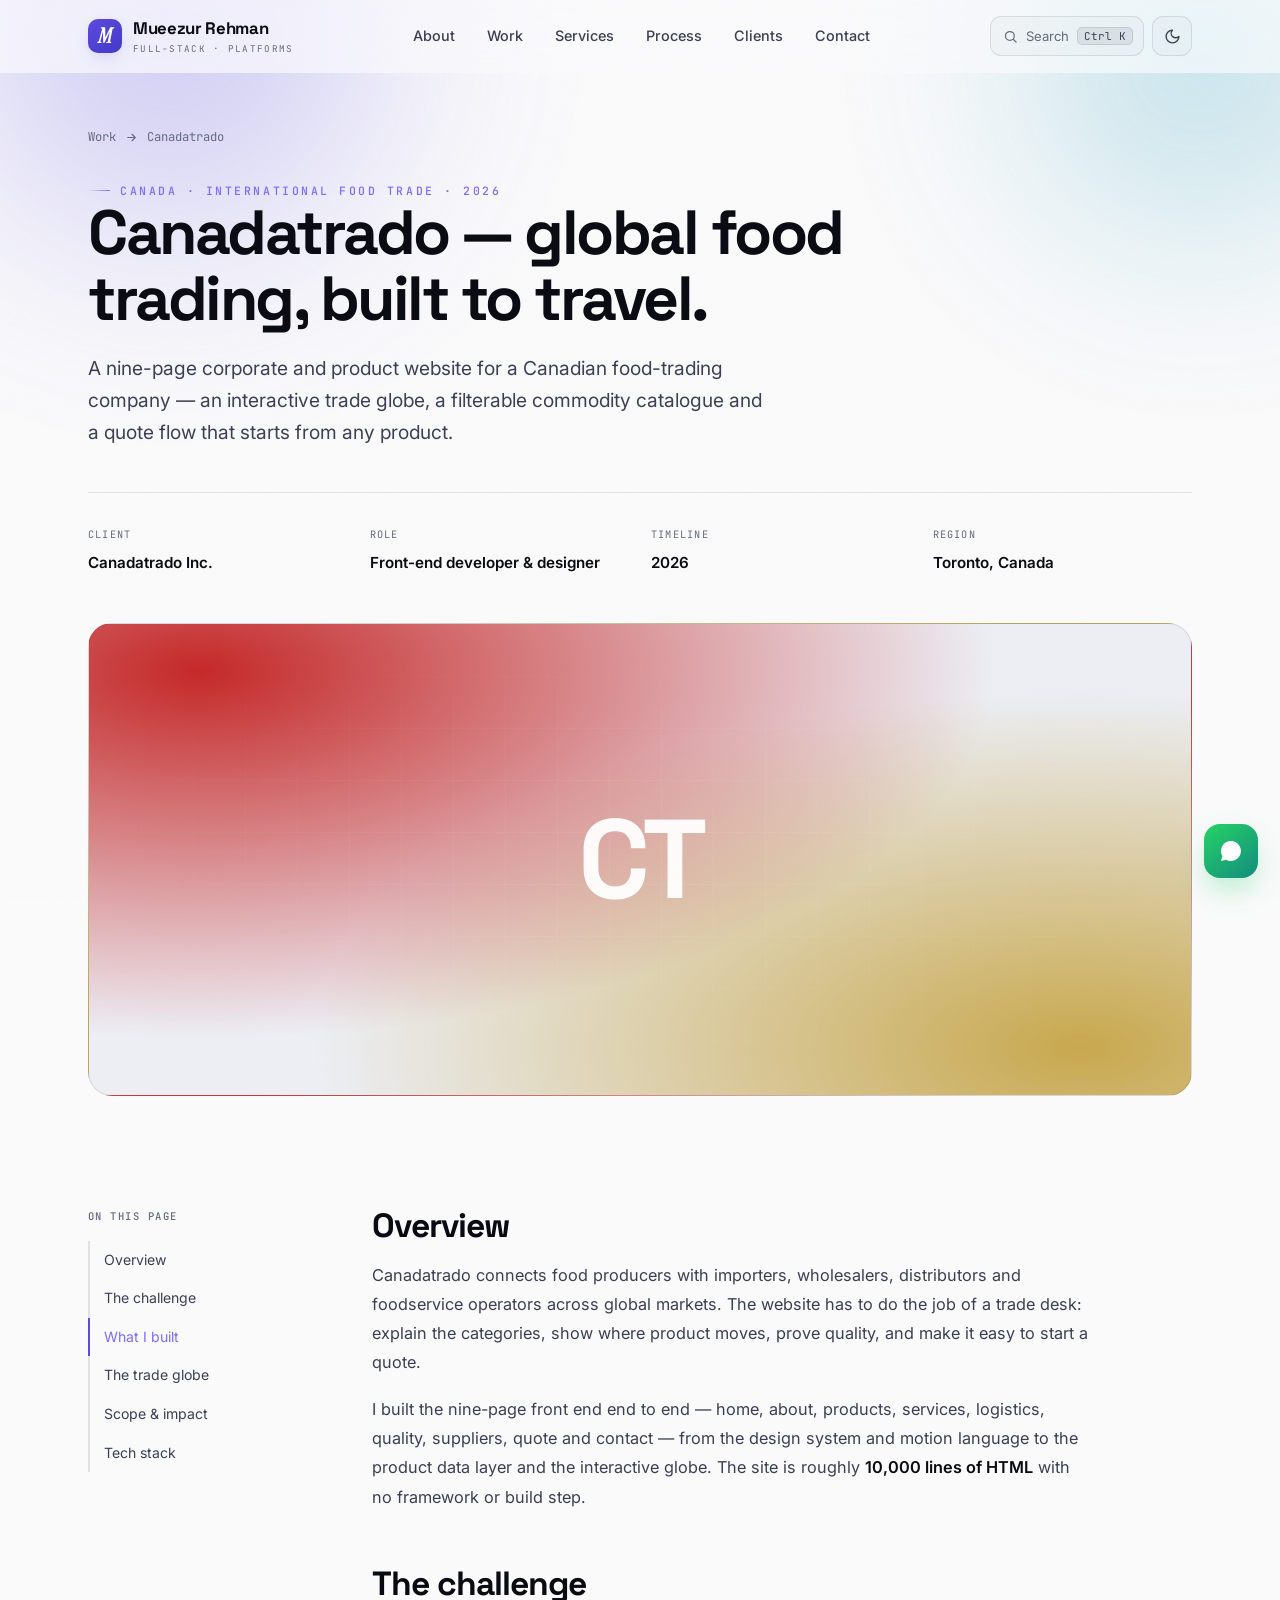
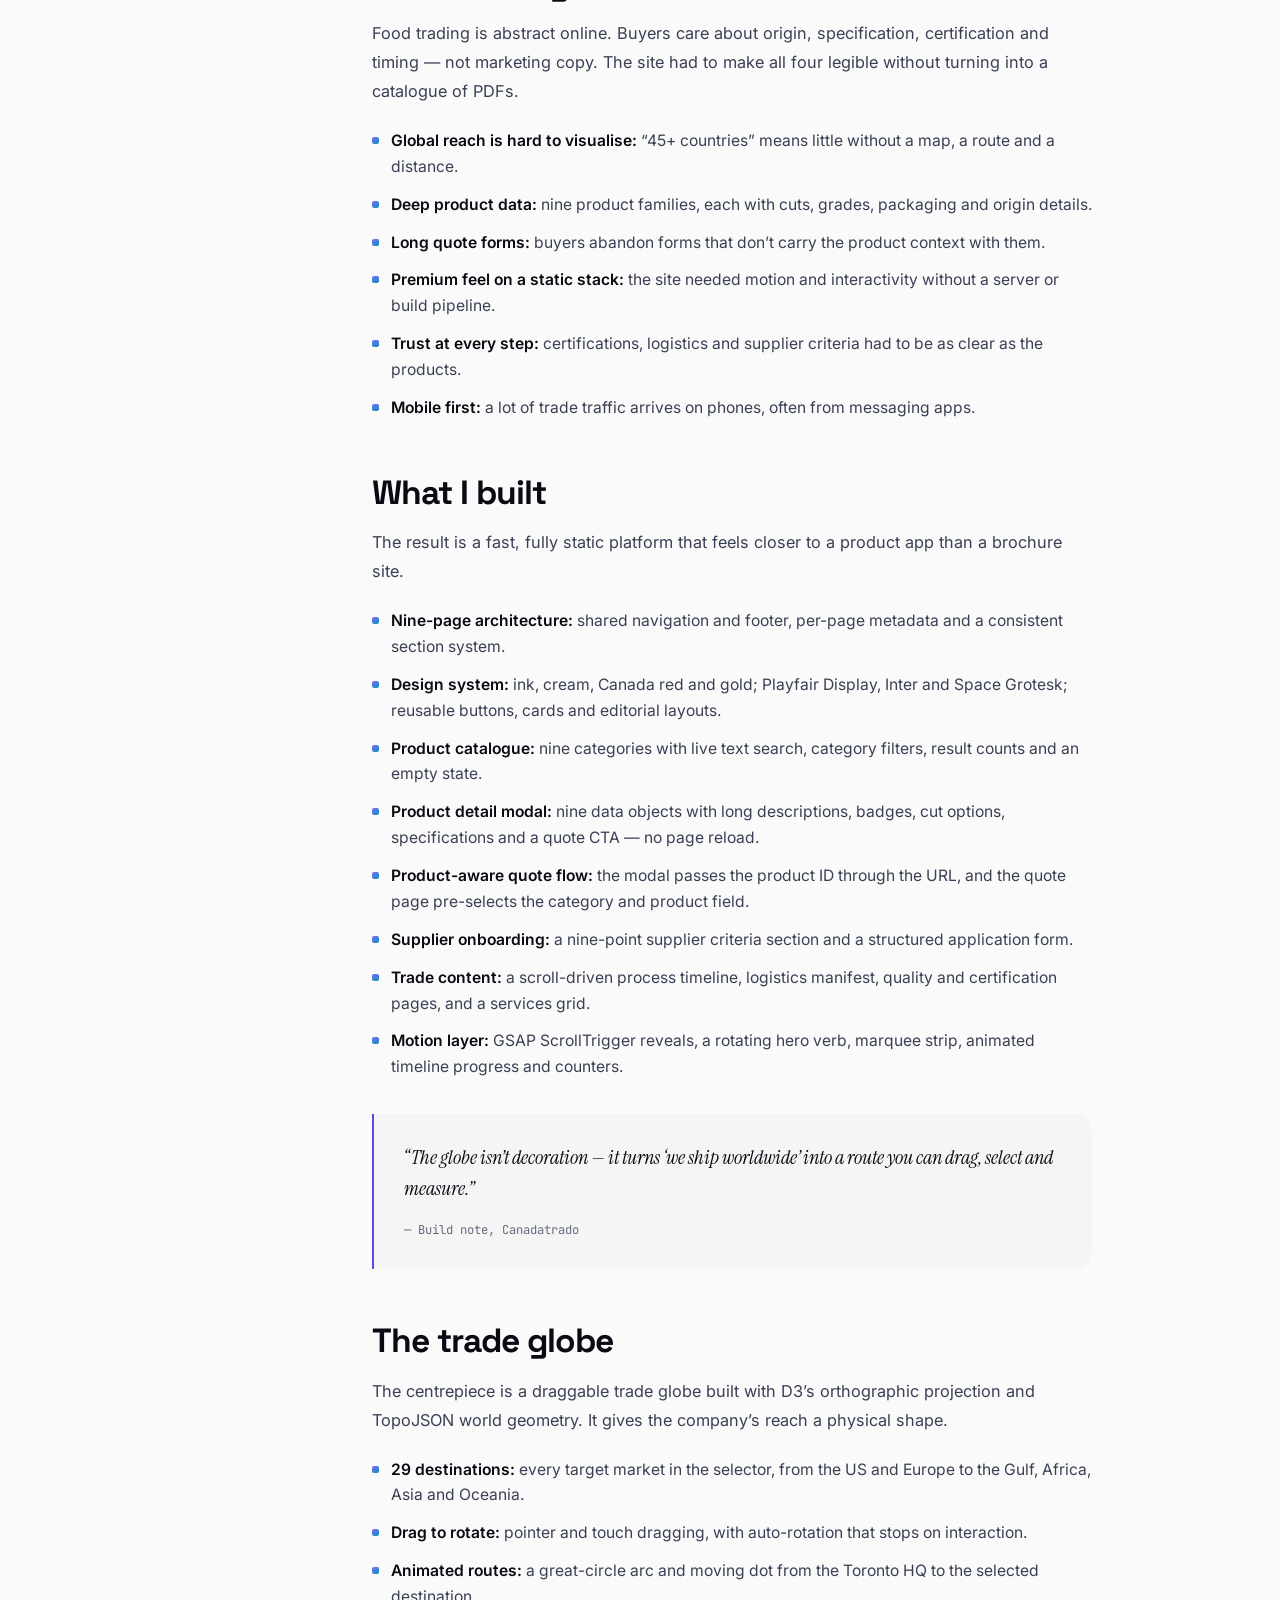
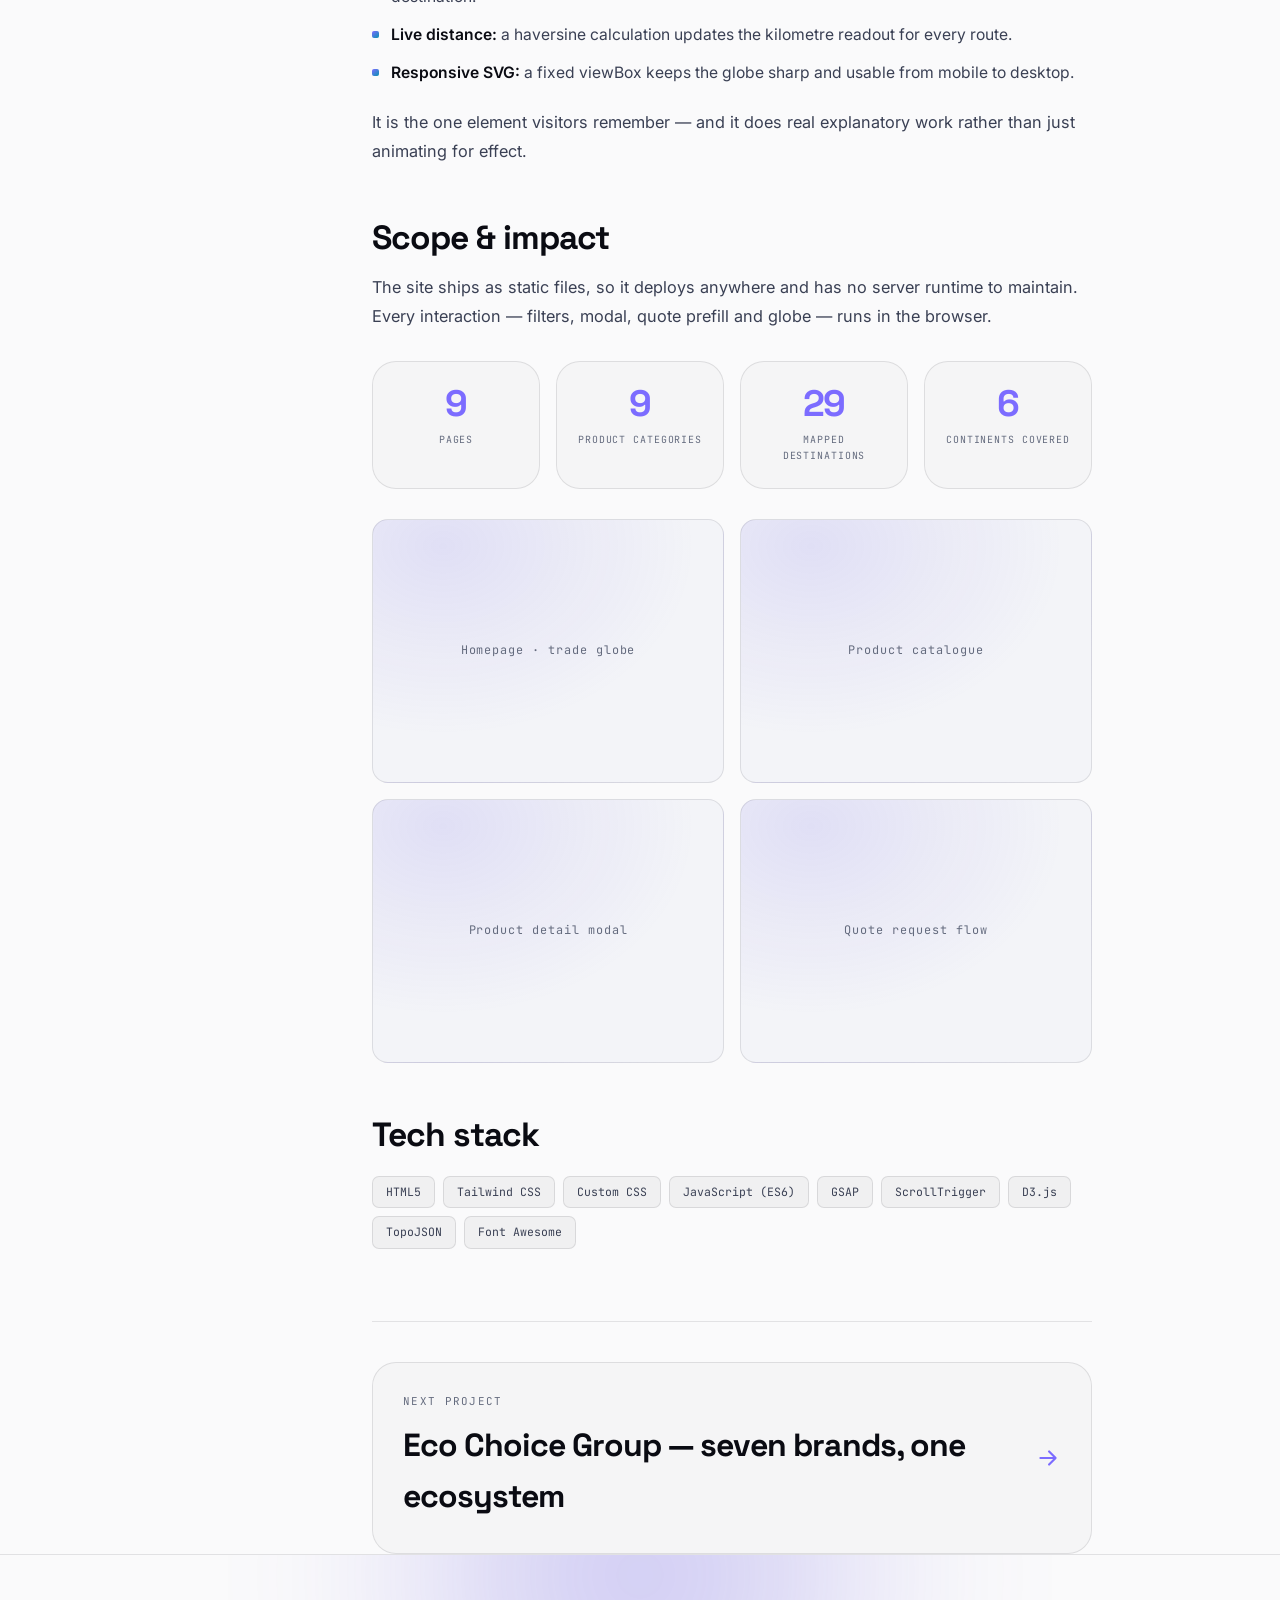
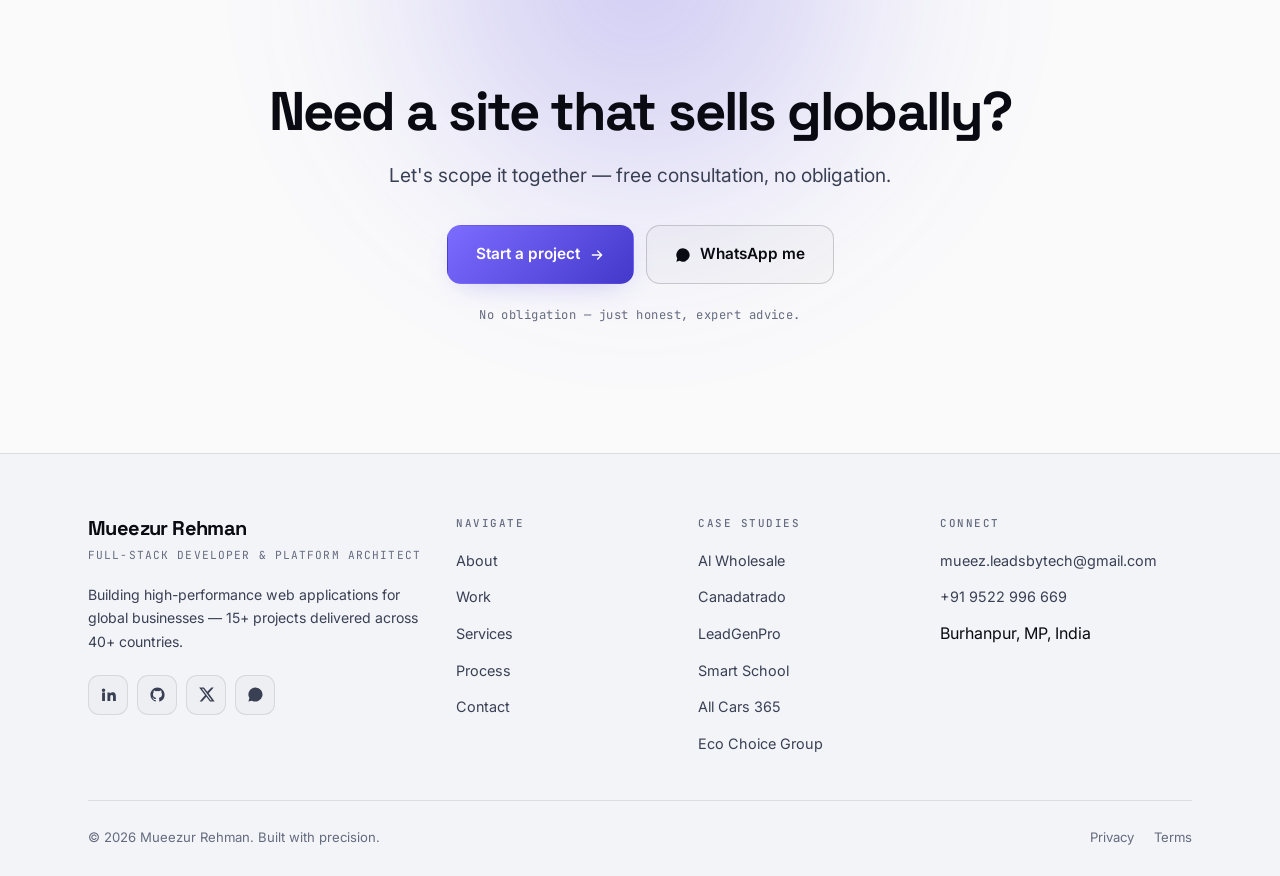
<file: work/canadatrado.html>
<!DOCTYPE html>
<html lang="en">
<head>
<meta charset="UTF-8">
<meta name="viewport" content="width=device-width, initial-scale=1.0">
<script>(function(){var t=null;try{t=localStorage.getItem('mr-theme');}catch(e){}if(t!=='light'&&t!=='dark'){t=(window.matchMedia&&window.matchMedia('(prefers-color-scheme: light)').matches)?'light':'dark';}document.documentElement.setAttribute('data-theme',t);document.documentElement.classList.add('js');})();</script>
<title>Canadatrado — Global Food Trading Website Case Study | Mueezur Rehman</title>
<meta name="description" content="How I built Canadatrado's nine-page food-trading website — an interactive D3 trade globe, a filterable commodity catalogue and a quote flow that pre-fills from any product.">
<link rel="canonical" href="https://mueezurrehman.com/work/canadatrado.html">
<meta property="og:type" content="article">
<meta property="og:title" content="Canadatrado — Global Food Trading Website Case Study">
<meta property="og:description" content="A nine-page food-trading website with an interactive D3 trade globe, a filterable product catalogue and a product-aware quote flow.">
<meta property="og:image" content="https://mueezurrehman.com/assets/img/og-image.jpg">
<meta property="og:image:width" content="1200">
<meta property="og:image:height" content="630">
<meta property="og:image:alt" content="Mueezur Rehman - Full-Stack Developer & Digital Platform Architect">
<meta name="twitter:image:alt" content="Mueezur Rehman - Full-Stack Developer">
<meta name="twitter:card" content="summary_large_image">
<meta name="theme-color" content="#06070C">
<link rel="icon" href="data:image/svg+xml,%3Csvg xmlns='http://www.w3.org/2000/svg' viewBox='0 0 100 100'%3E%3Crect width='100' height='100' rx='26' fill='%237C6CFF'/%3E%3Ctext x='50' y='72' font-family='Georgia' font-size='62' font-style='italic' fill='white' text-anchor='middle'%3EM%3C/text%3E%3C/svg%3E">
<link rel="preconnect" href="https://fonts.googleapis.com">
<link rel="preconnect" href="https://fonts.gstatic.com" crossorigin>
<link href="https://fonts.googleapis.com/css2?family=Space+Grotesk:wght@500;600;700&family=Inter:wght@400;500;600&family=Instrument+Serif:ital@0;1&family=JetBrains+Mono:wght@400;500&display=swap" rel="stylesheet">
<link rel="stylesheet" href="../assets/css/style.css">
</head>
<body>

<svg width="0" height="0" style="position:absolute" aria-hidden="true" focusable="false"><defs>
  <symbol id="i-arrow" viewBox="0 0 24 24" fill="none" stroke="currentColor" stroke-width="2" stroke-linecap="round" stroke-linejoin="round"><path d="M5 12h14M13 6l6 6-6 6"/></symbol>
  <symbol id="i-arrow-ur" viewBox="0 0 24 24" fill="none" stroke="currentColor" stroke-width="2" stroke-linecap="round" stroke-linejoin="round"><path d="M7 7h10v10M7 17 17 7"/></symbol>
  <symbol id="i-up" viewBox="0 0 24 24" fill="none" stroke="currentColor" stroke-width="2" stroke-linecap="round" stroke-linejoin="round"><path d="M12 19V5M5 12l7-7 7 7"/></symbol>
  <symbol id="i-menu" viewBox="0 0 24 24" fill="none" stroke="currentColor" stroke-width="2" stroke-linecap="round" stroke-linejoin="round"><path d="M4 6h16M4 12h16M4 18h16"/></symbol>
  <symbol id="i-close" viewBox="0 0 24 24" fill="none" stroke="currentColor" stroke-width="2" stroke-linecap="round" stroke-linejoin="round"><path d="M18 6 6 18M6 6l12 12"/></symbol>
  <symbol id="i-search" viewBox="0 0 24 24" fill="none" stroke="currentColor" stroke-width="2" stroke-linecap="round" stroke-linejoin="round"><circle cx="11" cy="11" r="7"/><path d="M21 21l-4.3-4.3"/></symbol>
  <symbol id="i-sun" viewBox="0 0 24 24" fill="none" stroke="currentColor" stroke-width="2" stroke-linecap="round" stroke-linejoin="round"><circle cx="12" cy="12" r="4"/><path d="M12 2v2M12 20v2M4.9 4.9l1.4 1.4M17.7 17.7l1.4 1.4M2 12h2M20 12h2M4.9 19.1l1.4-1.4M17.7 6.3l1.4-1.4"/></symbol>
  <symbol id="i-moon" viewBox="0 0 24 24" fill="none" stroke="currentColor" stroke-width="2" stroke-linecap="round" stroke-linejoin="round"><path d="M12 3a6 6 0 0 0 9 9 9 9 0 1 1-9-9Z"/></symbol>
  <symbol id="i-check" viewBox="0 0 24 24" fill="none" stroke="currentColor" stroke-width="2.4" stroke-linecap="round" stroke-linejoin="round"><path d="M20 6 9 17l-5-5"/></symbol>
  <symbol id="i-mail" viewBox="0 0 24 24" fill="none" stroke="currentColor" stroke-width="2" stroke-linecap="round" stroke-linejoin="round"><rect x="2" y="4" width="20" height="16" rx="3"/><path d="m3 7 9 6 9-6"/></symbol>
  <symbol id="i-copy" viewBox="0 0 24 24" fill="none" stroke="currentColor" stroke-width="2" stroke-linecap="round" stroke-linejoin="round"><rect x="9" y="9" width="12" height="12" rx="2"/><path d="M5 15H4a2 2 0 0 1-2-2V4a2 2 0 0 1 2-2h9a2 2 0 0 1 2 2v1"/></symbol>
  <symbol id="i-whatsapp" viewBox="0 0 24 24" fill="currentColor"><path d="M17.5 14.4c-.3-.1-1.8-.9-2-1-.3-.1-.5-.1-.7.1-.2.3-.8 1-.9 1.2-.2.2-.3.2-.6.1-.3-.2-1.3-.5-2.4-1.5-.9-.8-1.5-1.8-1.6-2.1-.2-.3 0-.5.1-.6l.4-.5c.1-.2.2-.3.3-.5.1-.2 0-.4 0-.5-.1-.1-.7-1.6-.9-2.2-.2-.6-.5-.5-.7-.5h-.6c-.2 0-.5.1-.8.4-.3.3-1 1-1 2.5s1.1 2.9 1.2 3.1c.1.2 2.1 3.2 5.1 4.5.7.3 1.3.5 1.7.6.7.2 1.4.2 1.9.1.6-.1 1.8-.7 2-1.4.3-.7.3-1.3.2-1.4-.1-.1-.3-.2-.6-.3ZM12 2a10 10 0 0 0-8.6 15.1L2 22l5-1.3A10 10 0 1 0 12 2Z"/></symbol>
  <symbol id="i-linkedin" viewBox="0 0 24 24" fill="currentColor"><path d="M4.98 3.5a2.5 2.5 0 1 1 0 5 2.5 2.5 0 0 1 0-5ZM3 9h4v12H3V9Zm7 0h3.8v1.7h.05c.53-1 1.83-2.05 3.77-2.05 4.03 0 4.78 2.65 4.78 6.1V21h-4v-5.4c0-1.3-.02-2.96-1.8-2.96-1.8 0-2.08 1.4-2.08 2.86V21h-4V9Z"/></symbol>
  <symbol id="i-github" viewBox="0 0 24 24" fill="currentColor"><path d="M12 2C6.48 2 2 6.58 2 12.25c0 4.53 2.87 8.37 6.84 9.73.5.1.68-.22.68-.49 0-.24-.01-.87-.01-1.71-2.78.62-3.37-1.37-3.37-1.37-.45-1.18-1.11-1.5-1.11-1.5-.91-.64.07-.62.07-.62 1 .07 1.53 1.06 1.53 1.06.89 1.56 2.34 1.11 2.91.85.09-.66.35-1.11.63-1.37-2.22-.26-4.56-1.14-4.56-5.07 0-1.12.39-2.03 1.03-2.75-.1-.26-.45-1.3.1-2.71 0 0 .84-.28 2.75 1.05a9.4 9.4 0 0 1 5 0c1.91-1.33 2.75-1.05 2.75-1.05.55 1.41.2 2.45.1 2.71.64.72 1.03 1.63 1.03 2.75 0 3.94-2.35 4.8-4.58 5.06.36.32.68.94.68 1.9 0 1.37-.01 2.48-.01 2.82 0 .27.18.59.69.49A10.26 10.26 0 0 0 22 12.25C22 6.58 17.52 2 12 2Z"/></symbol>
  <symbol id="i-x" viewBox="0 0 24 24" fill="currentColor"><path d="M18.9 2h3.3l-7.2 8.2L23.5 22h-6.6l-5.2-6.8L5.7 22H2.3l7.7-8.8L1.6 2h6.8l4.7 6.2L18.9 2Zm-1.2 18h1.8L7.4 3.9H5.5L17.7 20Z"/></symbol>
</defs></svg>

<div class="noise" aria-hidden="true"></div>
<div class="progress" aria-hidden="true"><span id="progressBar"></span></div>

<nav class="nav" id="nav" aria-label="Primary">
  <div class="container nav-inner">
    <a href="../index.html" class="brand" aria-label="Mueezur Rehman — home">
      <span class="brand-mark" aria-hidden="true">M</span>
      <span>Mueezur Rehman<small>Full-Stack · Platforms</small></span>
    </a>
    <div class="nav-links" id="navLinks">
      <a href="../index.html#about">About</a>
      <a href="../index.html#work">Work</a>
      <a href="../index.html#services">Services</a>
      <a href="../index.html#process">Process</a>
      <a href="../index.html#testimonials">Clients</a>
      <a href="../index.html#contact">Contact</a>
    </div>
    <div class="nav-actions">
      <button class="kbd-hint" id="paletteBtn" type="button" aria-label="Open command menu">
        <svg aria-hidden="true"><use href="#i-search"/></svg> Search <kbd>Ctrl K</kbd>
      </button>
      <button class="icon-btn" type="button" data-theme-toggle aria-label="Toggle colour theme">
        <svg aria-hidden="true" data-theme-icon="dark"><use href="#i-sun"/></svg>
        <svg aria-hidden="true" data-theme-icon="light" style="display:none"><use href="#i-moon"/></svg>
      </button>
      <a href="../index.html#contact" class="btn btn-primary" style="display:none" id="navCta">Start a project</a>
      <button class="icon-btn menu-btn" id="menuBtn" type="button" aria-label="Open menu" aria-expanded="false" aria-controls="navLinks">
        <svg aria-hidden="true" class="i-burger"><use href="#i-menu"/></svg>
        <svg aria-hidden="true" class="i-close" style="display:none"><use href="#i-close"/></svg>
      </button>
    </div>
  </div>
</nav>

<main id="top">

  <section class="case-hero">
    <div class="fx"><span class="aurora a1"></span><span class="aurora a2"></span></div>
    <div class="container" style="position:relative;z-index:1">
      <div class="crumb"><a href="../index.html#work">Work</a> <svg aria-hidden="true"><use href="#i-arrow"/></svg> <span>Canadatrado</span></div>
      <span class="eyebrow">Canada · International Food Trade · 2026</span>
      <h1>Canadatrado — global food trading, built to travel.</h1>
      <p class="lead">A nine-page corporate and product website for a Canadian food-trading company — an interactive trade globe, a filterable commodity catalogue and a quote flow that starts from any product.</p>

      <div class="case-meta">
        <div><div class="k">Client</div><div class="v">Canadatrado Inc.</div></div>
        <div><div class="k">Role</div><div class="v">Front-end developer &amp; designer</div></div>
        <div><div class="k">Timeline</div><div class="v">2026</div></div>
        <div><div class="k">Region</div><div class="v">Toronto, Canada</div></div>
      </div>

      <div class="case-cover">
        <div class="cover" style="--c1:#C62828; --c2:#C8A84E;"><span>CT</span></div>
      </div>
    </div>
  </section>

  <section class="case-body">
    <div class="container">
      <div class="case-grid">
        <aside class="case-nav" aria-label="Case study sections">
          <h5>On this page</h5>
          <a href="#overview">Overview</a>
          <a href="#challenge">The challenge</a>
          <a href="#solution">What I built</a>
          <a href="#globe">The trade globe</a>
          <a href="#results">Scope &amp; impact</a>
          <a href="#stack">Tech stack</a>
        </aside>

        <article class="prose">
          <h2 id="overview">Overview</h2>
          <p>Canadatrado connects food producers with importers, wholesalers, distributors and foodservice operators across global markets. The website has to do the job of a trade desk: explain the categories, show where product moves, prove quality, and make it easy to start a quote.</p>
          <p>I built the nine-page front end end to end — home, about, products, services, logistics, quality, suppliers, quote and contact — from the design system and motion language to the product data layer and the interactive globe. The site is roughly <strong>10,000 lines of HTML</strong> with no framework or build step.</p>

          <h2 id="challenge">The challenge</h2>
          <p>Food trading is abstract online. Buyers care about origin, specification, certification and timing — not marketing copy. The site had to make all four legible without turning into a catalogue of PDFs.</p>
          <ul>
            <li><span><strong>Global reach is hard to visualise:</strong> “45+ countries” means little without a map, a route and a distance.</span></li>
            <li><span><strong>Deep product data:</strong> nine product families, each with cuts, grades, packaging and origin details.</span></li>
            <li><span><strong>Long quote forms:</strong> buyers abandon forms that don’t carry the product context with them.</span></li>
            <li><span><strong>Premium feel on a static stack:</strong> the site needed motion and interactivity without a server or build pipeline.</span></li>
            <li><span><strong>Trust at every step:</strong> certifications, logistics and supplier criteria had to be as clear as the products.</span></li>
            <li><span><strong>Mobile first:</strong> a lot of trade traffic arrives on phones, often from messaging apps.</span></li>
          </ul>

          <h2 id="solution">What I built</h2>
          <p>The result is a fast, fully static platform that feels closer to a product app than a brochure site.</p>
          <ul>
            <li><span><strong>Nine-page architecture:</strong> shared navigation and footer, per-page metadata and a consistent section system.</span></li>
            <li><span><strong>Design system:</strong> ink, cream, Canada red and gold; Playfair Display, Inter and Space Grotesk; reusable buttons, cards and editorial layouts.</span></li>
            <li><span><strong>Product catalogue:</strong> nine categories with live text search, category filters, result counts and an empty state.</span></li>
            <li><span><strong>Product detail modal:</strong> nine data objects with long descriptions, badges, cut options, specifications and a quote CTA — no page reload.</span></li>
            <li><span><strong>Product-aware quote flow:</strong> the modal passes the product ID through the URL, and the quote page pre-selects the category and product field.</span></li>
            <li><span><strong>Supplier onboarding:</strong> a nine-point supplier criteria section and a structured application form.</span></li>
            <li><span><strong>Trade content:</strong> a scroll-driven process timeline, logistics manifest, quality and certification pages, and a services grid.</span></li>
            <li><span><strong>Motion layer:</strong> GSAP ScrollTrigger reveals, a rotating hero verb, marquee strip, animated timeline progress and counters.</span></li>
          </ul>

          <div class="pull-quote">
            <p>“The globe isn’t decoration — it turns ‘we ship worldwide’ into a route you can drag, select and measure.”</p>
            <cite>— Build note, Canadatrado</cite>
          </div>

          <h2 id="globe">The trade globe</h2>
          <p>The centrepiece is a draggable trade globe built with D3’s orthographic projection and TopoJSON world geometry. It gives the company’s reach a physical shape.</p>
          <ul>
            <li><span><strong>29 destinations:</strong> every target market in the selector, from the US and Europe to the Gulf, Africa, Asia and Oceania.</span></li>
            <li><span><strong>Drag to rotate:</strong> pointer and touch dragging, with auto-rotation that stops on interaction.</span></li>
            <li><span><strong>Animated routes:</strong> a great-circle arc and moving dot from the Toronto HQ to the selected destination.</span></li>
            <li><span><strong>Live distance:</strong> a haversine calculation updates the kilometre readout for every route.</span></li>
            <li><span><strong>Responsive SVG:</strong> a fixed viewBox keeps the globe sharp and usable from mobile to desktop.</span></li>
          </ul>
          <p>It is the one element visitors remember — and it does real explanatory work rather than just animating for effect.</p>

          <h2 id="results">Scope &amp; impact</h2>
          <p>The site ships as static files, so it deploys anywhere and has no server runtime to maintain. Every interaction — filters, modal, quote prefill and globe — runs in the browser.</p>
          <div class="result-cards">
            <div class="card result-card"><div class="n">9</div><div class="l">Pages</div></div>
            <div class="card result-card"><div class="n">9</div><div class="l">Product categories</div></div>
            <div class="card result-card"><div class="n">29</div><div class="l">Mapped destinations</div></div>
            <div class="card result-card"><div class="n">6</div><div class="l">Continents covered</div></div>
          </div>

          <div class="gallery">
            <div class="frame">Homepage · trade globe</div>
            <div class="frame">Product catalogue</div>
            <div class="frame">Product detail modal</div>
            <div class="frame">Quote request flow</div>
          </div>

          <h2 id="stack">Tech stack</h2>
          <div class="stack">
            <span class="tag">HTML5</span><span class="tag">Tailwind CSS</span><span class="tag">Custom CSS</span>
            <span class="tag">JavaScript (ES6)</span><span class="tag">GSAP</span><span class="tag">ScrollTrigger</span>
            <span class="tag">D3.js</span><span class="tag">TopoJSON</span><span class="tag">Font Awesome</span>
          </div>

          <div class="next-proj">
            <a href="eco-choice.html" class="card">
              <div>
                <div class="k">Next project</div>
                <div class="t">Eco Choice Group — seven brands, one ecosystem</div>
              </div>
              <svg aria-hidden="true"><use href="#i-arrow"/></svg>
            </a>
          </div>
        </article>
      </div>
    </div>
  </section>

  <section class="cta">
    <div class="fx"><span class="aurora a1"></span></div>
    <div class="container">
      <div class="cta-inner reveal">
        <h2 class="h2">Need a site that sells globally?</h2>
        <p class="lead">Let's scope it together — free consultation, no obligation.</p>
        <div class="cta-actions">
          <a href="../index.html#contact" class="btn btn-primary btn-lg">Start a project <svg aria-hidden="true"><use href="#i-arrow"/></svg></a>
          <a href="https://wa.me/919522996669" target="_blank" rel="noopener" class="btn btn-ghost btn-lg"><svg aria-hidden="true"><use href="#i-whatsapp"/></svg> WhatsApp me</a>
        </div>
        <div class="cta-note">No obligation — just honest, expert advice.</div>
      </div>
    </div>
  </section>
</main>

<footer class="footer">
  <div class="container">
    <div class="footer-grid">
      <div class="f-brand">
        <h3>Mueezur Rehman</h3>
        <div class="f-role">Full-Stack Developer &amp; Platform Architect</div>
        <p>Building high-performance web applications for global businesses — 15+ projects delivered across 40+ countries.</p>
        <div class="f-social">
          <a href="https://linkedin.com/in/mueezurrehman" target="_blank" rel="noopener" aria-label="LinkedIn"><svg aria-hidden="true"><use href="#i-linkedin"/></svg></a>
          <a href="https://github.com/mueezurrehman" target="_blank" rel="noopener" aria-label="GitHub"><svg aria-hidden="true"><use href="#i-github"/></svg></a>
          <a href="https://x.com/mueezurrehman" target="_blank" rel="noopener" aria-label="X"><svg aria-hidden="true"><use href="#i-x"/></svg></a>
          <a href="https://wa.me/919522996669" target="_blank" rel="noopener" aria-label="WhatsApp"><svg aria-hidden="true"><use href="#i-whatsapp"/></svg></a>
        </div>
      </div>
      <div class="f-col">
        <h4>Navigate</h4>
        <ul>
          <li><a href="../index.html#about">About</a></li>
          <li><a href="../index.html#work">Work</a></li>
          <li><a href="../index.html#services">Services</a></li>
          <li><a href="../index.html#process">Process</a></li>
          <li><a href="../index.html#contact">Contact</a></li>
        </ul>
      </div>
      <div class="f-col">
        <h4>Case studies</h4>
        <ul>
          <li><a href="al-wholesale.html">Al Wholesale</a></li>
          <li><a href="canadatrado.html">Canadatrado</a></li>
          <li><a href="leadgenpro.html">LeadGenPro</a></li>
          <li><a href="smart-school.html">Smart School</a></li>
          <li><a href="all-cars-365.html">All Cars 365</a></li>
          <li><a href="eco-choice.html">Eco Choice Group</a></li>
        </ul>
      </div>
      <div class="f-col">
        <h4>Connect</h4>
        <ul>
          <li><a href="mailto:mueez.leadsbytech@gmail.com">mueez.leadsbytech@gmail.com</a></li>
          <li><a href="tel:+919522996669">+91 9522 996 669</a></li>
          <li>Burhanpur, MP, India</li>
        </ul>
      </div>
    </div>
    <div class="f-bottom">
      <div>© <span data-year>2026</span> Mueezur Rehman. Built with precision.</div>
      <div class="links"><a href="#">Privacy</a><a href="#">Terms</a></div>
    </div>
  </div>
</footer>

<a href="https://wa.me/919522996669" target="_blank" rel="noopener" class="fab" aria-label="Chat on WhatsApp"><svg aria-hidden="true"><use href="#i-whatsapp"/></svg></a>
<button class="to-top" id="toTop" type="button" aria-label="Back to top"><svg aria-hidden="true"><use href="#i-up"/></svg></button>

<div class="toast" id="toast" role="status" aria-live="polite">
  <span class="toast-ico"><svg aria-hidden="true"><use href="#i-check"/></svg></span>
  <div><div class="toast-title" id="toastTitle"></div><div class="toast-msg" id="toastMsg"></div></div>
</div>

<div class="palette" id="palette" role="dialog" aria-modal="true" aria-label="Command menu">
  <div class="palette-box">
    <div class="palette-input-wrap">
      <svg aria-hidden="true"><use href="#i-search"/></svg>
      <input id="paletteInput" type="text" placeholder="Search pages, case studies, actions…" aria-label="Search">
    </div>
    <div class="palette-list" id="paletteList">
      <button class="palette-item" data-href="index.html"><svg aria-hidden="true"><use href="#i-arrow"/></svg>Home<span class="pi-k">Page</span></button>
      <button class="palette-item" data-href="#about"><svg aria-hidden="true"><use href="#i-arrow"/></svg>About me<span class="pi-k">Section</span></button>
      <button class="palette-item" data-href="#work"><svg aria-hidden="true"><use href="#i-arrow"/></svg>Work<span class="pi-k">Section</span></button>
      <button class="palette-item" data-href="#contact"><svg aria-hidden="true"><use href="#i-arrow"/></svg>Contact<span class="pi-k">Section</span></button>
      <button class="palette-item" data-href="work/al-wholesale.html"><svg aria-hidden="true"><use href="#i-arrow-ur"/></svg>Case study · Al Wholesale<span class="pi-k">UAE</span></button>
      <button class="palette-item" data-href="work/canadatrado.html"><svg aria-hidden="true"><use href="#i-arrow-ur"/></svg>Case study · Canadatrado<span class="pi-k">Canada</span></button>
      <button class="palette-item" data-href="work/leadgenpro.html"><svg aria-hidden="true"><use href="#i-arrow-ur"/></svg>Case study · LeadGenPro<span class="pi-k">India</span></button>
      <button class="palette-item" data-href="work/smart-school.html"><svg aria-hidden="true"><use href="#i-arrow-ur"/></svg>Case study · Smart School<span class="pi-k">India</span></button>
      <button class="palette-item" data-href="work/all-cars-365.html"><svg aria-hidden="true"><use href="#i-arrow-ur"/></svg>Case study · All Cars 365<span class="pi-k">UAE</span></button>
      <button class="palette-item" data-href="work/eco-choice.html"><svg aria-hidden="true"><use href="#i-arrow-ur"/></svg>Case study · Eco Choice Group<span class="pi-k">UAE</span></button>
      <button class="palette-item" data-action="toggle-theme"><svg aria-hidden="true"><use href="#i-moon"/></svg>Toggle theme<span class="pi-k">Action</span></button>
      <button class="palette-item" data-action="copy-email" data-copy-value="mueez.leadsbytech@gmail.com"><svg aria-hidden="true"><use href="#i-copy"/></svg>Copy email address<span class="pi-k">Action</span></button>
      <button class="palette-item" data-action="email"><svg aria-hidden="true"><use href="#i-mail"/></svg>Send an email<span class="pi-k">Action</span></button>
      <div class="palette-empty" style="display:none">No results found.</div>
    </div>
  </div>
</div>

<script src="../assets/js/main.js" defer></script>
</body>
</html>
</file>
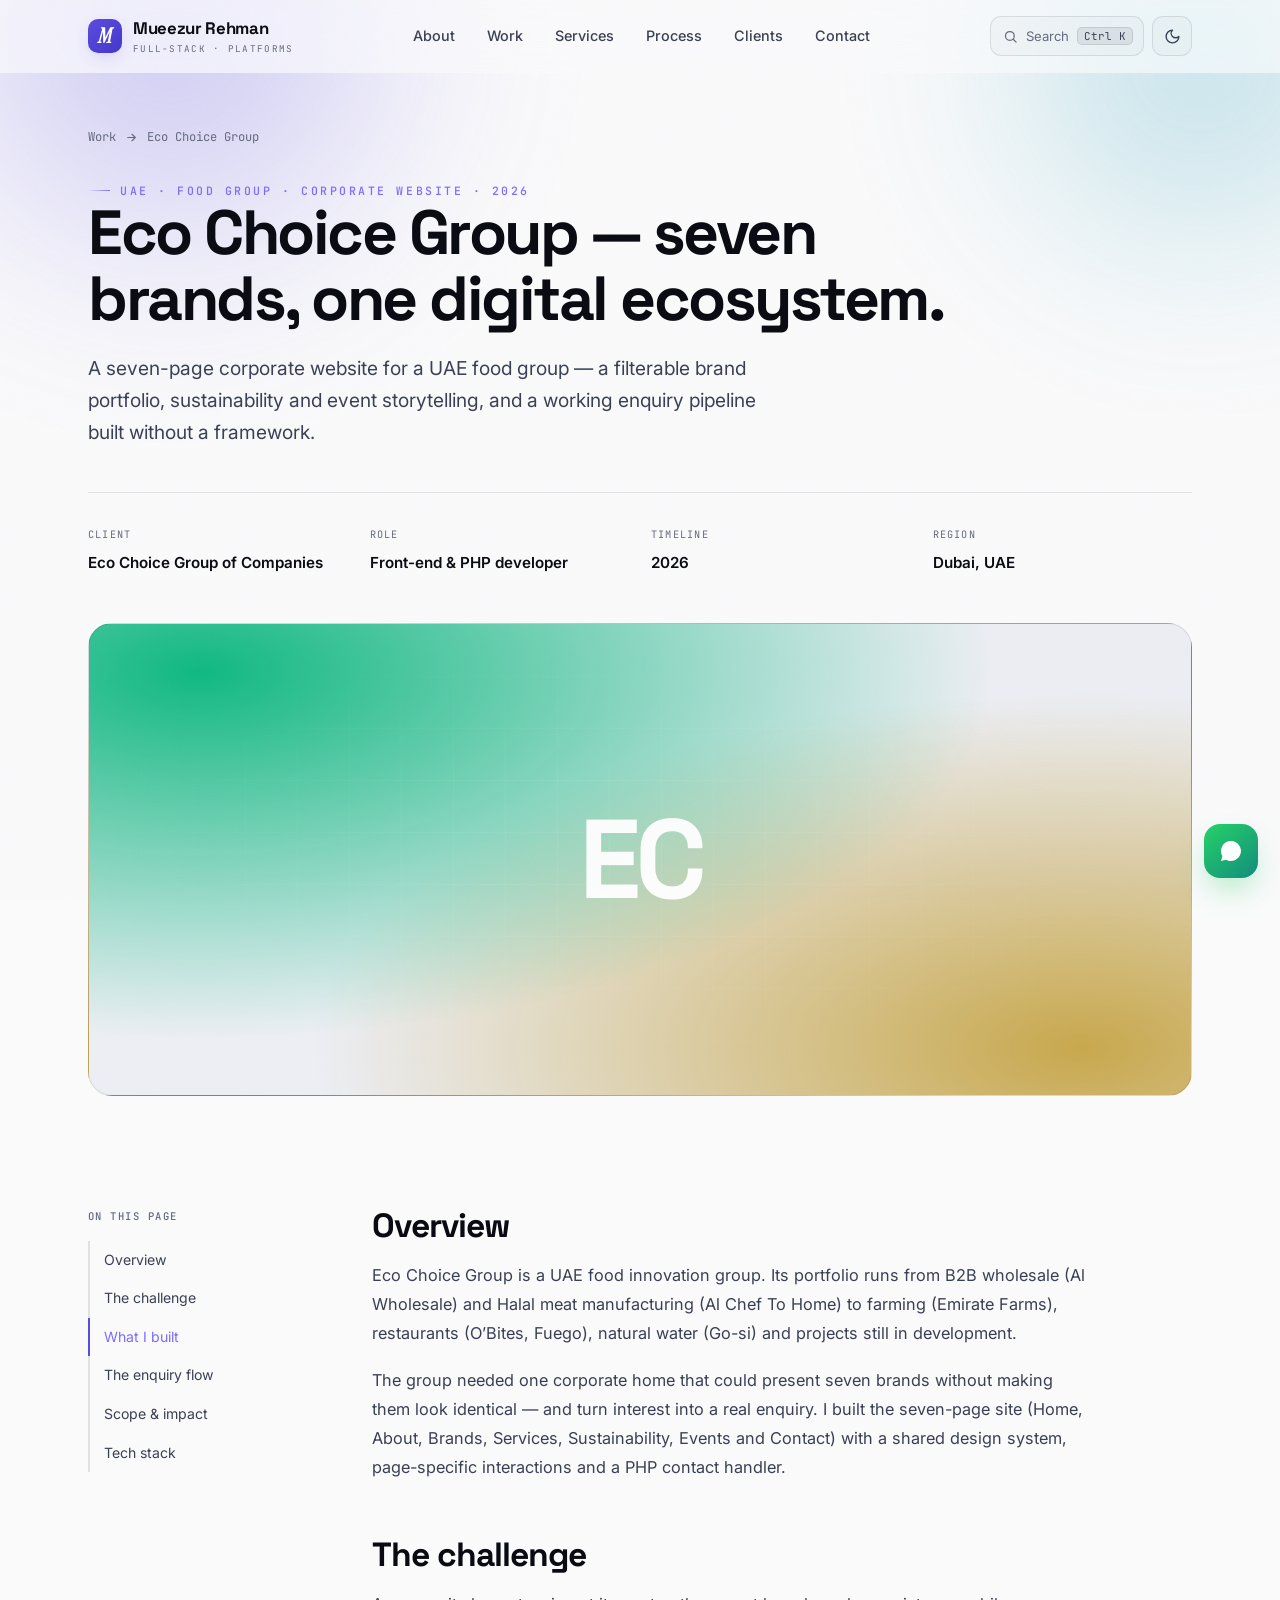
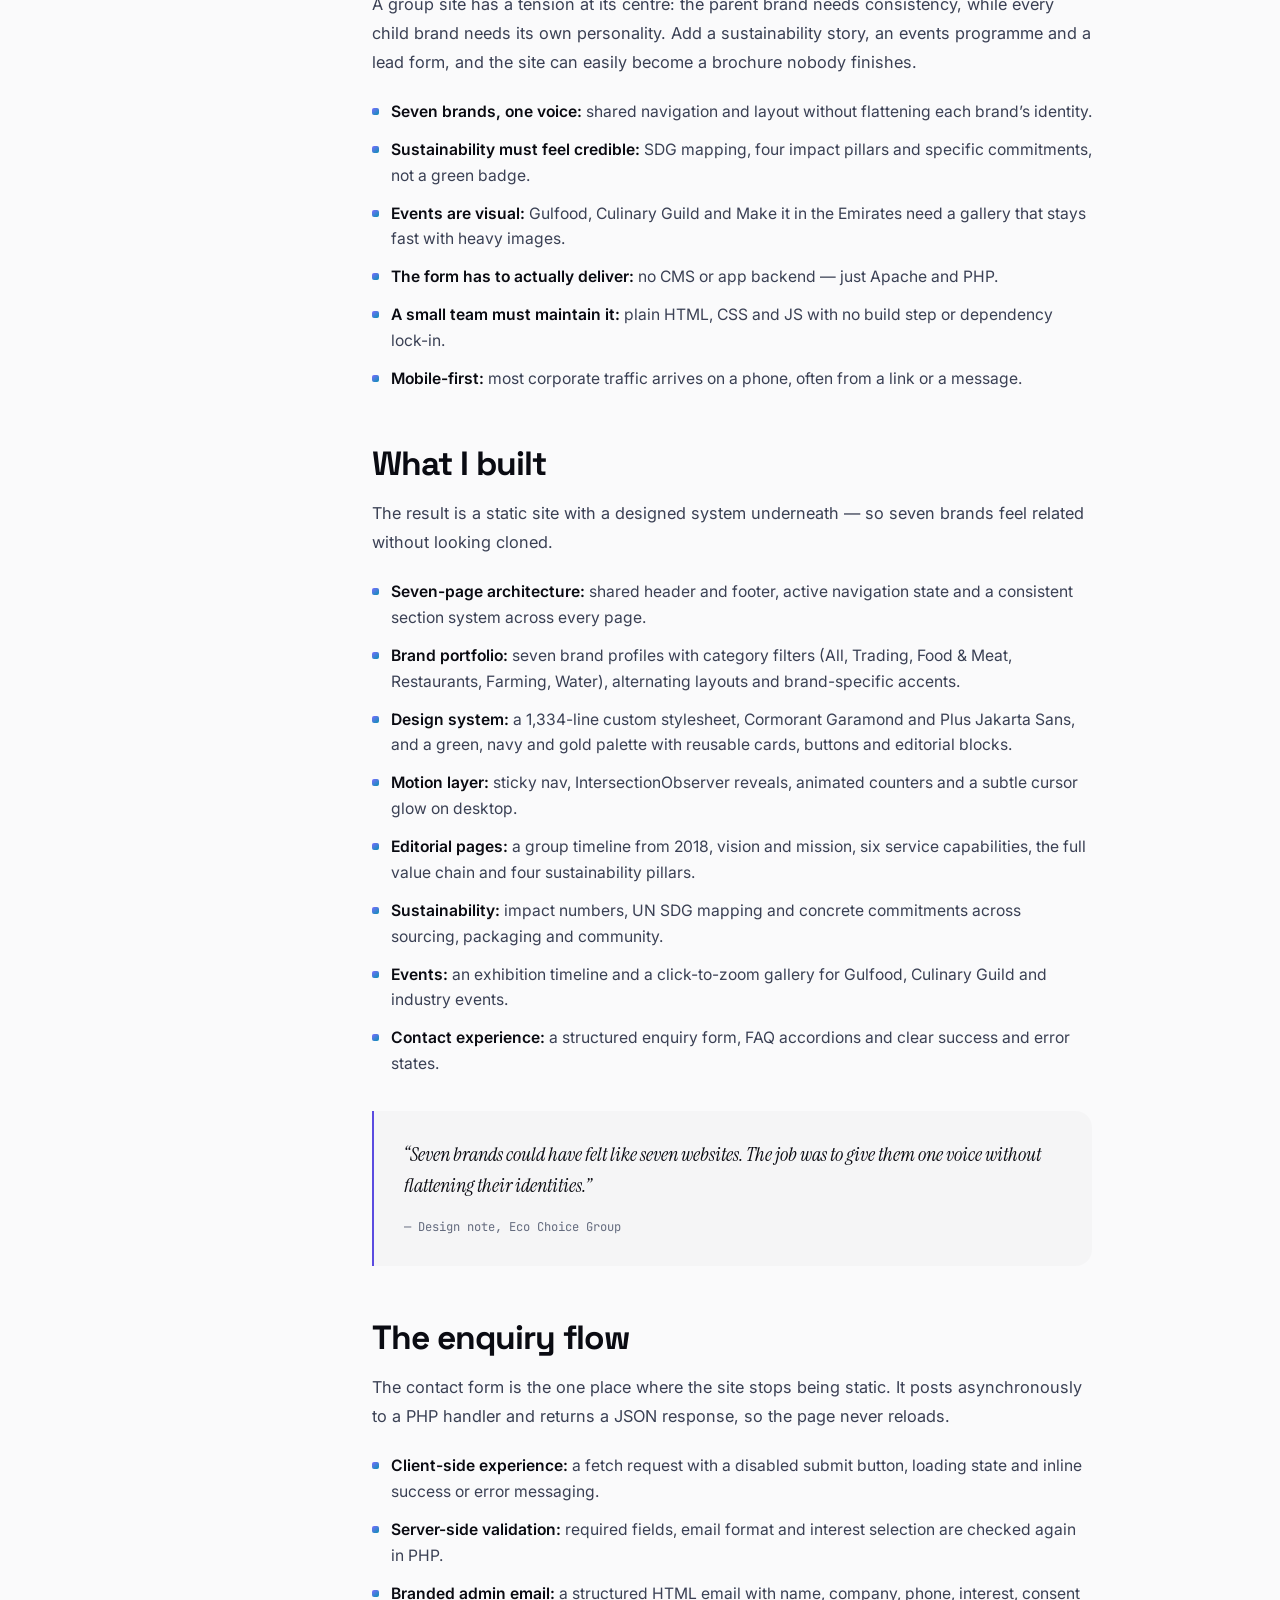
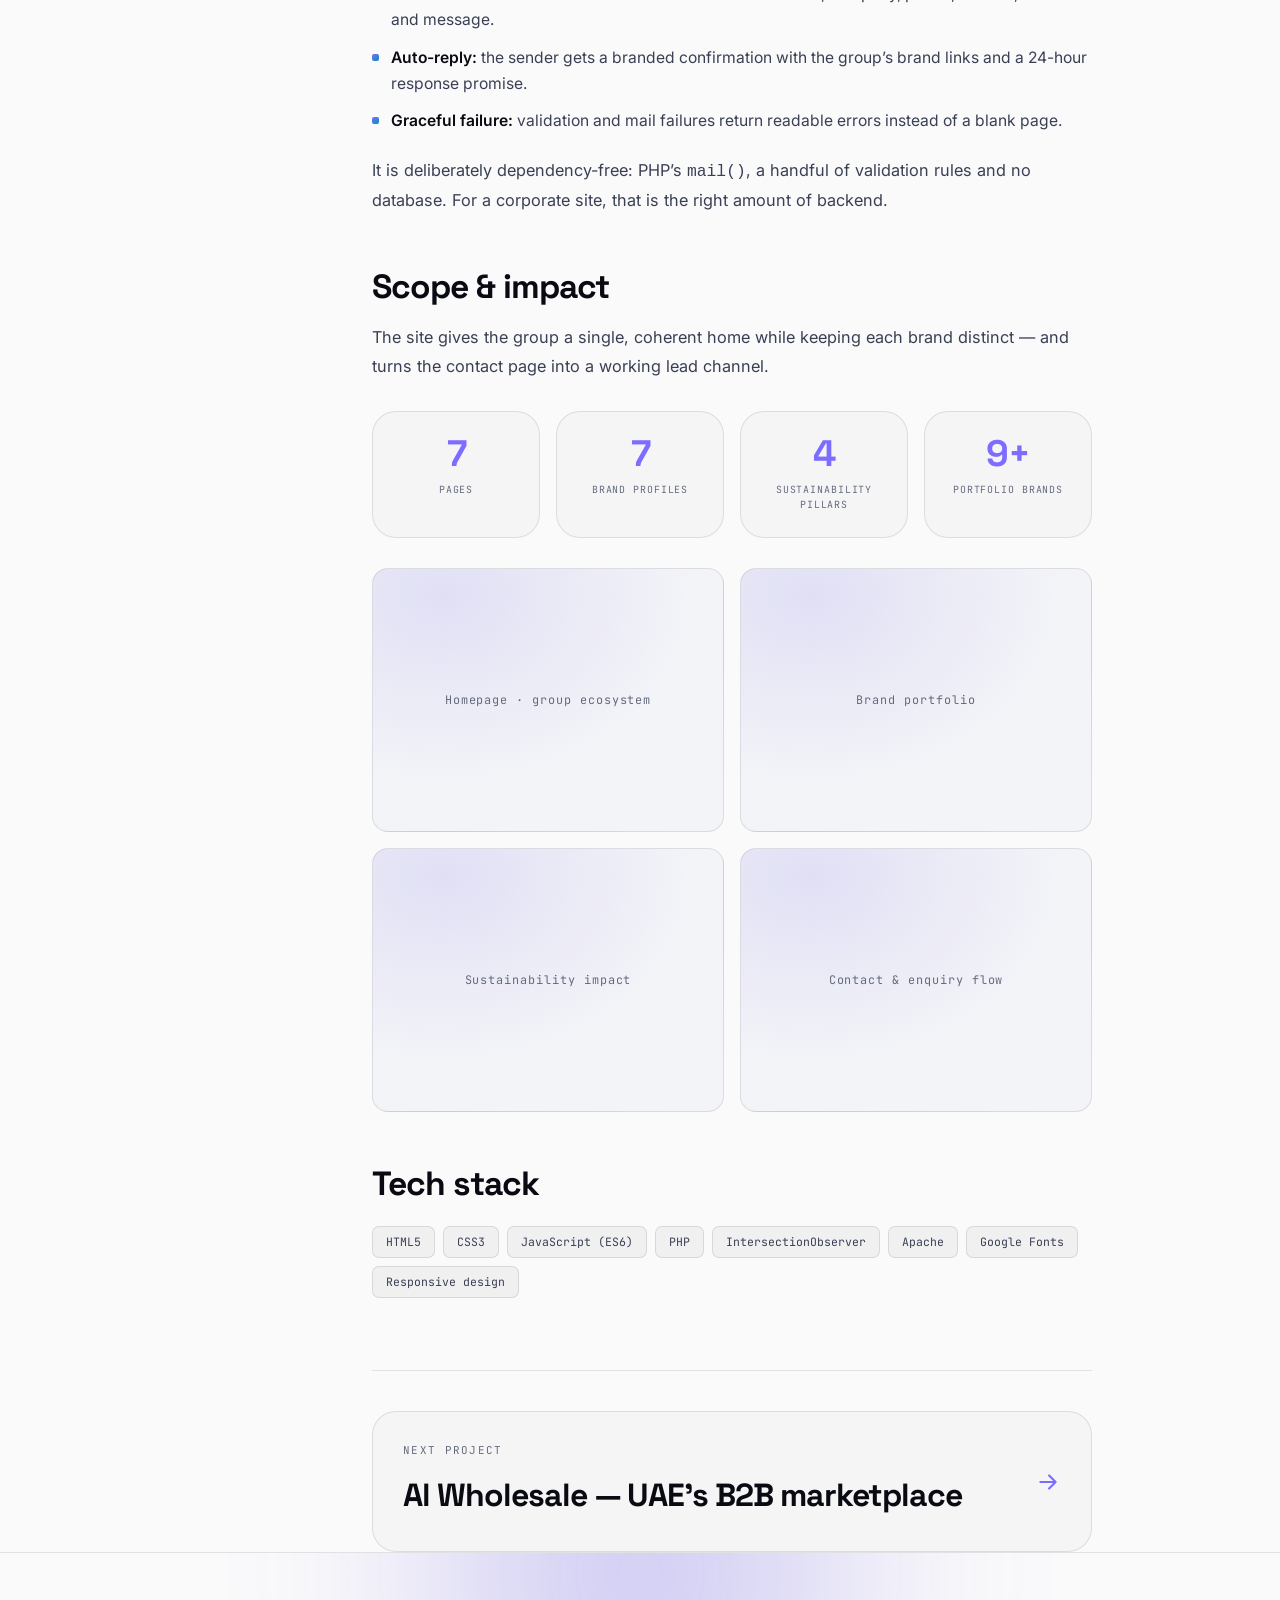
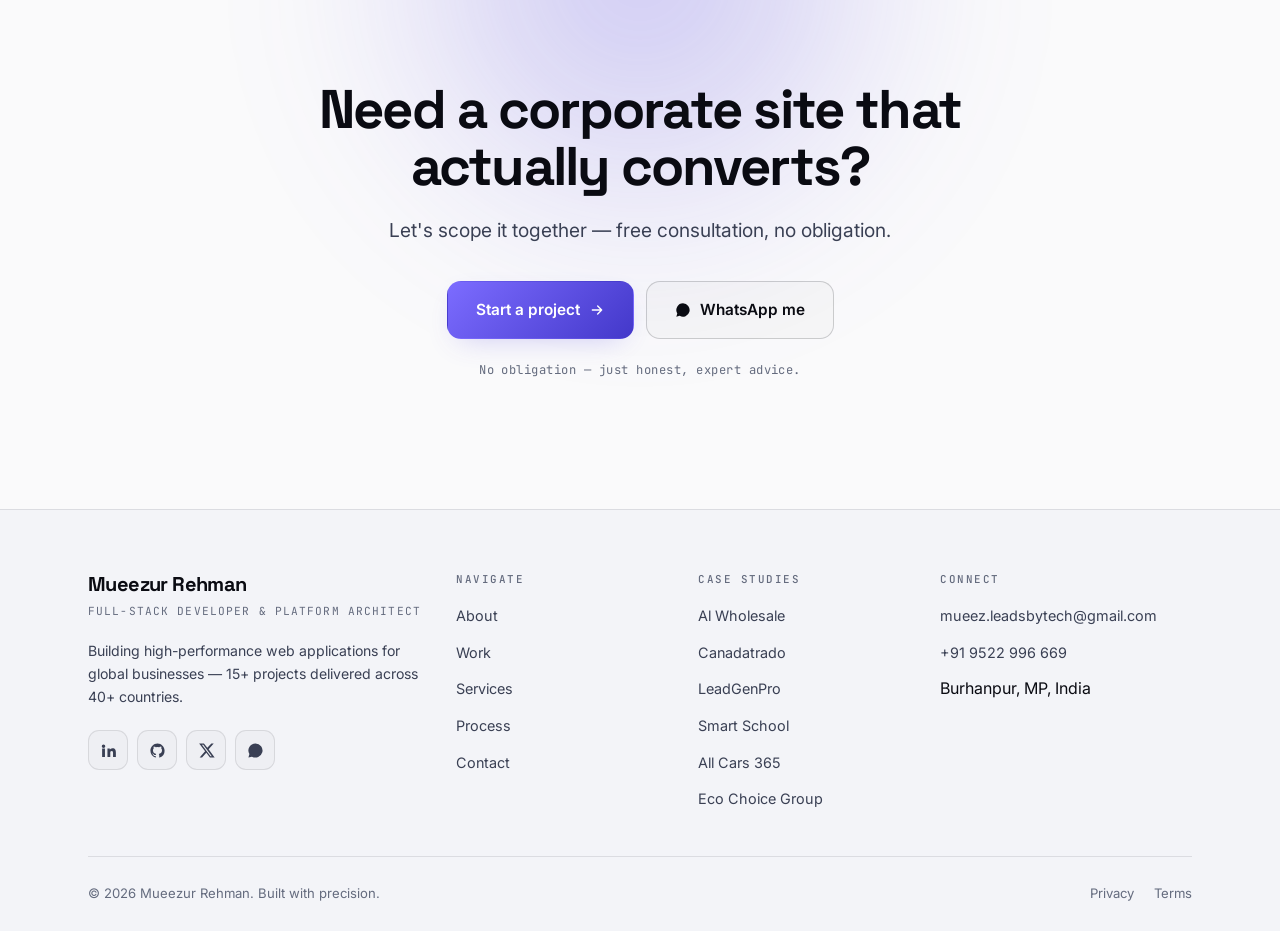
<file: work/eco-choice.html>
<!DOCTYPE html>
<html lang="en">
<head>
<meta charset="UTF-8">
<meta name="viewport" content="width=device-width, initial-scale=1.0">
<script>(function(){var t=null;try{t=localStorage.getItem('mr-theme');}catch(e){}if(t!=='light'&&t!=='dark'){t=(window.matchMedia&&window.matchMedia('(prefers-color-scheme: light)').matches)?'light':'dark';}document.documentElement.setAttribute('data-theme',t);document.documentElement.classList.add('js');})();</script>
<title>Eco Choice Group — Multi-Brand Corporate Website Case Study | Mueezur Rehman</title>
<meta name="description" content="How I built Eco Choice Group's seven-page corporate website — a filterable seven-brand portfolio, sustainability and events storytelling, and a PHP enquiry pipeline.">
<link rel="canonical" href="https://mueezurrehman.com/work/eco-choice.html">
<meta property="og:type" content="article">
<meta property="og:title" content="Eco Choice Group — Multi-Brand Corporate Website Case Study">
<meta property="og:description" content="A seven-page corporate website for a UAE food group with a filterable brand portfolio, sustainability storytelling and a working PHP enquiry pipeline.">
<meta property="og:image" content="https://mueezurrehman.com/assets/img/og-image.jpg">
<meta property="og:image:width" content="1200">
<meta property="og:image:height" content="630">
<meta property="og:image:alt" content="Mueezur Rehman - Full-Stack Developer & Digital Platform Architect">
<meta name="twitter:image:alt" content="Mueezur Rehman - Full-Stack Developer">
<meta name="twitter:card" content="summary_large_image">
<meta name="theme-color" content="#06070C">
<link rel="icon" href="data:image/svg+xml,%3Csvg xmlns='http://www.w3.org/2000/svg' viewBox='0 0 100 100'%3E%3Crect width='100' height='100' rx='26' fill='%237C6CFF'/%3E%3Ctext x='50' y='72' font-family='Georgia' font-size='62' font-style='italic' fill='white' text-anchor='middle'%3EM%3C/text%3E%3C/svg%3E">
<link rel="preconnect" href="https://fonts.googleapis.com">
<link rel="preconnect" href="https://fonts.gstatic.com" crossorigin>
<link href="https://fonts.googleapis.com/css2?family=Space+Grotesk:wght@500;600;700&family=Inter:wght@400;500;600&family=Instrument+Serif:ital@0;1&family=JetBrains+Mono:wght@400;500&display=swap" rel="stylesheet">
<link rel="stylesheet" href="../assets/css/style.css">
</head>
<body>

<svg width="0" height="0" style="position:absolute" aria-hidden="true" focusable="false"><defs>
  <symbol id="i-arrow" viewBox="0 0 24 24" fill="none" stroke="currentColor" stroke-width="2" stroke-linecap="round" stroke-linejoin="round"><path d="M5 12h14M13 6l6 6-6 6"/></symbol>
  <symbol id="i-arrow-ur" viewBox="0 0 24 24" fill="none" stroke="currentColor" stroke-width="2" stroke-linecap="round" stroke-linejoin="round"><path d="M7 7h10v10M7 17 17 7"/></symbol>
  <symbol id="i-up" viewBox="0 0 24 24" fill="none" stroke="currentColor" stroke-width="2" stroke-linecap="round" stroke-linejoin="round"><path d="M12 19V5M5 12l7-7 7 7"/></symbol>
  <symbol id="i-menu" viewBox="0 0 24 24" fill="none" stroke="currentColor" stroke-width="2" stroke-linecap="round" stroke-linejoin="round"><path d="M4 6h16M4 12h16M4 18h16"/></symbol>
  <symbol id="i-close" viewBox="0 0 24 24" fill="none" stroke="currentColor" stroke-width="2" stroke-linecap="round" stroke-linejoin="round"><path d="M18 6 6 18M6 6l12 12"/></symbol>
  <symbol id="i-search" viewBox="0 0 24 24" fill="none" stroke="currentColor" stroke-width="2" stroke-linecap="round" stroke-linejoin="round"><circle cx="11" cy="11" r="7"/><path d="M21 21l-4.3-4.3"/></symbol>
  <symbol id="i-sun" viewBox="0 0 24 24" fill="none" stroke="currentColor" stroke-width="2" stroke-linecap="round" stroke-linejoin="round"><circle cx="12" cy="12" r="4"/><path d="M12 2v2M12 20v2M4.9 4.9l1.4 1.4M17.7 17.7l1.4 1.4M2 12h2M20 12h2M4.9 19.1l1.4-1.4M17.7 6.3l1.4-1.4"/></symbol>
  <symbol id="i-moon" viewBox="0 0 24 24" fill="none" stroke="currentColor" stroke-width="2" stroke-linecap="round" stroke-linejoin="round"><path d="M12 3a6 6 0 0 0 9 9 9 9 0 1 1-9-9Z"/></symbol>
  <symbol id="i-check" viewBox="0 0 24 24" fill="none" stroke="currentColor" stroke-width="2.4" stroke-linecap="round" stroke-linejoin="round"><path d="M20 6 9 17l-5-5"/></symbol>
  <symbol id="i-mail" viewBox="0 0 24 24" fill="none" stroke="currentColor" stroke-width="2" stroke-linecap="round" stroke-linejoin="round"><rect x="2" y="4" width="20" height="16" rx="3"/><path d="m3 7 9 6 9-6"/></symbol>
  <symbol id="i-copy" viewBox="0 0 24 24" fill="none" stroke="currentColor" stroke-width="2" stroke-linecap="round" stroke-linejoin="round"><rect x="9" y="9" width="12" height="12" rx="2"/><path d="M5 15H4a2 2 0 0 1-2-2V4a2 2 0 0 1 2-2h9a2 2 0 0 1 2 2v1"/></symbol>
  <symbol id="i-whatsapp" viewBox="0 0 24 24" fill="currentColor"><path d="M17.5 14.4c-.3-.1-1.8-.9-2-1-.3-.1-.5-.1-.7.1-.2.3-.8 1-.9 1.2-.2.2-.3.2-.6.1-.3-.2-1.3-.5-2.4-1.5-.9-.8-1.5-1.8-1.6-2.1-.2-.3 0-.5.1-.6l.4-.5c.1-.2.2-.3.3-.5.1-.2 0-.4 0-.5-.1-.1-.7-1.6-.9-2.2-.2-.6-.5-.5-.7-.5h-.6c-.2 0-.5.1-.8.4-.3.3-1 1-1 2.5s1.1 2.9 1.2 3.1c.1.2 2.1 3.2 5.1 4.5.7.3 1.3.5 1.7.6.7.2 1.4.2 1.9.1.6-.1 1.8-.7 2-1.4.3-.7.3-1.3.2-1.4-.1-.1-.3-.2-.6-.3ZM12 2a10 10 0 0 0-8.6 15.1L2 22l5-1.3A10 10 0 1 0 12 2Z"/></symbol>
  <symbol id="i-linkedin" viewBox="0 0 24 24" fill="currentColor"><path d="M4.98 3.5a2.5 2.5 0 1 1 0 5 2.5 2.5 0 0 1 0-5ZM3 9h4v12H3V9Zm7 0h3.8v1.7h.05c.53-1 1.83-2.05 3.77-2.05 4.03 0 4.78 2.65 4.78 6.1V21h-4v-5.4c0-1.3-.02-2.96-1.8-2.96-1.8 0-2.08 1.4-2.08 2.86V21h-4V9Z"/></symbol>
  <symbol id="i-github" viewBox="0 0 24 24" fill="currentColor"><path d="M12 2C6.48 2 2 6.58 2 12.25c0 4.53 2.87 8.37 6.84 9.73.5.1.68-.22.68-.49 0-.24-.01-.87-.01-1.71-2.78.62-3.37-1.37-3.37-1.37-.45-1.18-1.11-1.5-1.11-1.5-.91-.64.07-.62.07-.62 1 .07 1.53 1.06 1.53 1.06.89 1.56 2.34 1.11 2.91.85.09-.66.35-1.11.63-1.37-2.22-.26-4.56-1.14-4.56-5.07 0-1.12.39-2.03 1.03-2.75-.1-.26-.45-1.3.1-2.71 0 0 .84-.28 2.75 1.05a9.4 9.4 0 0 1 5 0c1.91-1.33 2.75-1.05 2.75-1.05.55 1.41.2 2.45.1 2.71.64.72 1.03 1.63 1.03 2.75 0 3.94-2.35 4.8-4.58 5.06.36.32.68.94.68 1.9 0 1.37-.01 2.48-.01 2.82 0 .27.18.59.69.49A10.26 10.26 0 0 0 22 12.25C22 6.58 17.52 2 12 2Z"/></symbol>
  <symbol id="i-x" viewBox="0 0 24 24" fill="currentColor"><path d="M18.9 2h3.3l-7.2 8.2L23.5 22h-6.6l-5.2-6.8L5.7 22H2.3l7.7-8.8L1.6 2h6.8l4.7 6.2L18.9 2Zm-1.2 18h1.8L7.4 3.9H5.5L17.7 20Z"/></symbol>
</defs></svg>

<div class="noise" aria-hidden="true"></div>
<div class="progress" aria-hidden="true"><span id="progressBar"></span></div>

<nav class="nav" id="nav" aria-label="Primary">
  <div class="container nav-inner">
    <a href="../index.html" class="brand" aria-label="Mueezur Rehman — home">
      <span class="brand-mark" aria-hidden="true">M</span>
      <span>Mueezur Rehman<small>Full-Stack · Platforms</small></span>
    </a>
    <div class="nav-links" id="navLinks">
      <a href="../index.html#about">About</a>
      <a href="../index.html#work">Work</a>
      <a href="../index.html#services">Services</a>
      <a href="../index.html#process">Process</a>
      <a href="../index.html#testimonials">Clients</a>
      <a href="../index.html#contact">Contact</a>
    </div>
    <div class="nav-actions">
      <button class="kbd-hint" id="paletteBtn" type="button" aria-label="Open command menu">
        <svg aria-hidden="true"><use href="#i-search"/></svg> Search <kbd>Ctrl K</kbd>
      </button>
      <button class="icon-btn" type="button" data-theme-toggle aria-label="Toggle colour theme">
        <svg aria-hidden="true" data-theme-icon="dark"><use href="#i-sun"/></svg>
        <svg aria-hidden="true" data-theme-icon="light" style="display:none"><use href="#i-moon"/></svg>
      </button>
      <a href="../index.html#contact" class="btn btn-primary" style="display:none" id="navCta">Start a project</a>
      <button class="icon-btn menu-btn" id="menuBtn" type="button" aria-label="Open menu" aria-expanded="false" aria-controls="navLinks">
        <svg aria-hidden="true" class="i-burger"><use href="#i-menu"/></svg>
        <svg aria-hidden="true" class="i-close" style="display:none"><use href="#i-close"/></svg>
      </button>
    </div>
  </div>
</nav>

<main id="top">

  <section class="case-hero">
    <div class="fx"><span class="aurora a1"></span><span class="aurora a2"></span></div>
    <div class="container" style="position:relative;z-index:1">
      <div class="crumb"><a href="../index.html#work">Work</a> <svg aria-hidden="true"><use href="#i-arrow"/></svg> <span>Eco Choice Group</span></div>
      <span class="eyebrow">UAE · Food Group · Corporate Website · 2026</span>
      <h1>Eco Choice Group — seven brands, one digital ecosystem.</h1>
      <p class="lead">A seven-page corporate website for a UAE food group — a filterable brand portfolio, sustainability and event storytelling, and a working enquiry pipeline built without a framework.</p>

      <div class="case-meta">
        <div><div class="k">Client</div><div class="v">Eco Choice Group of Companies</div></div>
        <div><div class="k">Role</div><div class="v">Front-end &amp; PHP developer</div></div>
        <div><div class="k">Timeline</div><div class="v">2026</div></div>
        <div><div class="k">Region</div><div class="v">Dubai, UAE</div></div>
      </div>

      <div class="case-cover">
        <div class="cover" style="--c1:#10B981; --c2:#C8A84E;"><span>EC</span></div>
      </div>
    </div>
  </section>

  <section class="case-body">
    <div class="container">
      <div class="case-grid">
        <aside class="case-nav" aria-label="Case study sections">
          <h5>On this page</h5>
          <a href="#overview">Overview</a>
          <a href="#challenge">The challenge</a>
          <a href="#solution">What I built</a>
          <a href="#enquiry">The enquiry flow</a>
          <a href="#results">Scope &amp; impact</a>
          <a href="#stack">Tech stack</a>
        </aside>

        <article class="prose">
          <h2 id="overview">Overview</h2>
          <p>Eco Choice Group is a UAE food innovation group. Its portfolio runs from B2B wholesale (Al Wholesale) and Halal meat manufacturing (Al Chef To Home) to farming (Emirate Farms), restaurants (O’Bites, Fuego), natural water (Go-si) and projects still in development.</p>
          <p>The group needed one corporate home that could present seven brands without making them look identical — and turn interest into a real enquiry. I built the seven-page site (Home, About, Brands, Services, Sustainability, Events and Contact) with a shared design system, page-specific interactions and a PHP contact handler.</p>

          <h2 id="challenge">The challenge</h2>
          <p>A group site has a tension at its centre: the parent brand needs consistency, while every child brand needs its own personality. Add a sustainability story, an events programme and a lead form, and the site can easily become a brochure nobody finishes.</p>
          <ul>
            <li><span><strong>Seven brands, one voice:</strong> shared navigation and layout without flattening each brand’s identity.</span></li>
            <li><span><strong>Sustainability must feel credible:</strong> SDG mapping, four impact pillars and specific commitments, not a green badge.</span></li>
            <li><span><strong>Events are visual:</strong> Gulfood, Culinary Guild and Make it in the Emirates need a gallery that stays fast with heavy images.</span></li>
            <li><span><strong>The form has to actually deliver:</strong> no CMS or app backend — just Apache and PHP.</span></li>
            <li><span><strong>A small team must maintain it:</strong> plain HTML, CSS and JS with no build step or dependency lock-in.</span></li>
            <li><span><strong>Mobile-first:</strong> most corporate traffic arrives on a phone, often from a link or a message.</span></li>
          </ul>

          <h2 id="solution">What I built</h2>
          <p>The result is a static site with a designed system underneath — so seven brands feel related without looking cloned.</p>
          <ul>
            <li><span><strong>Seven-page architecture:</strong> shared header and footer, active navigation state and a consistent section system across every page.</span></li>
            <li><span><strong>Brand portfolio:</strong> seven brand profiles with category filters (All, Trading, Food &amp; Meat, Restaurants, Farming, Water), alternating layouts and brand-specific accents.</span></li>
            <li><span><strong>Design system:</strong> a 1,334-line custom stylesheet, Cormorant Garamond and Plus Jakarta Sans, and a green, navy and gold palette with reusable cards, buttons and editorial blocks.</span></li>
            <li><span><strong>Motion layer:</strong> sticky nav, IntersectionObserver reveals, animated counters and a subtle cursor glow on desktop.</span></li>
            <li><span><strong>Editorial pages:</strong> a group timeline from 2018, vision and mission, six service capabilities, the full value chain and four sustainability pillars.</span></li>
            <li><span><strong>Sustainability:</strong> impact numbers, UN SDG mapping and concrete commitments across sourcing, packaging and community.</span></li>
            <li><span><strong>Events:</strong> an exhibition timeline and a click-to-zoom gallery for Gulfood, Culinary Guild and industry events.</span></li>
            <li><span><strong>Contact experience:</strong> a structured enquiry form, FAQ accordions and clear success and error states.</span></li>
          </ul>

          <div class="pull-quote">
            <p>“Seven brands could have felt like seven websites. The job was to give them one voice without flattening their identities.”</p>
            <cite>— Design note, Eco Choice Group</cite>
          </div>

          <h2 id="enquiry">The enquiry flow</h2>
          <p>The contact form is the one place where the site stops being static. It posts asynchronously to a PHP handler and returns a JSON response, so the page never reloads.</p>
          <ul>
            <li><span><strong>Client-side experience:</strong> a fetch request with a disabled submit button, loading state and inline success or error messaging.</span></li>
            <li><span><strong>Server-side validation:</strong> required fields, email format and interest selection are checked again in PHP.</span></li>
            <li><span><strong>Branded admin email:</strong> a structured HTML email with name, company, phone, interest, consent and message.</span></li>
            <li><span><strong>Auto-reply:</strong> the sender gets a branded confirmation with the group’s brand links and a 24-hour response promise.</span></li>
            <li><span><strong>Graceful failure:</strong> validation and mail failures return readable errors instead of a blank page.</span></li>
          </ul>
          <p>It is deliberately dependency-free: PHP’s <code>mail()</code>, a handful of validation rules and no database. For a corporate site, that is the right amount of backend.</p>

          <h2 id="results">Scope &amp; impact</h2>
          <p>The site gives the group a single, coherent home while keeping each brand distinct — and turns the contact page into a working lead channel.</p>
          <div class="result-cards">
            <div class="card result-card"><div class="n">7</div><div class="l">Pages</div></div>
            <div class="card result-card"><div class="n">7</div><div class="l">Brand profiles</div></div>
            <div class="card result-card"><div class="n">4</div><div class="l">Sustainability pillars</div></div>
            <div class="card result-card"><div class="n">9+</div><div class="l">Portfolio brands</div></div>
          </div>

          <div class="gallery">
            <div class="frame">Homepage · group ecosystem</div>
            <div class="frame">Brand portfolio</div>
            <div class="frame">Sustainability impact</div>
            <div class="frame">Contact &amp; enquiry flow</div>
          </div>

          <h2 id="stack">Tech stack</h2>
          <div class="stack">
            <span class="tag">HTML5</span><span class="tag">CSS3</span><span class="tag">JavaScript (ES6)</span>
            <span class="tag">PHP</span><span class="tag">IntersectionObserver</span><span class="tag">Apache</span>
            <span class="tag">Google Fonts</span><span class="tag">Responsive design</span>
          </div>

          <div class="next-proj">
            <a href="al-wholesale.html" class="card">
              <div>
                <div class="k">Next project</div>
                <div class="t">Al Wholesale — UAE’s B2B marketplace</div>
              </div>
              <svg aria-hidden="true"><use href="#i-arrow"/></svg>
            </a>
          </div>
        </article>
      </div>
    </div>
  </section>

  <section class="cta">
    <div class="fx"><span class="aurora a1"></span></div>
    <div class="container">
      <div class="cta-inner reveal">
        <h2 class="h2">Need a corporate site that actually converts?</h2>
        <p class="lead">Let's scope it together — free consultation, no obligation.</p>
        <div class="cta-actions">
          <a href="../index.html#contact" class="btn btn-primary btn-lg">Start a project <svg aria-hidden="true"><use href="#i-arrow"/></svg></a>
          <a href="https://wa.me/919522996669" target="_blank" rel="noopener" class="btn btn-ghost btn-lg"><svg aria-hidden="true"><use href="#i-whatsapp"/></svg> WhatsApp me</a>
        </div>
        <div class="cta-note">No obligation — just honest, expert advice.</div>
      </div>
    </div>
  </section>
</main>

<footer class="footer">
  <div class="container">
    <div class="footer-grid">
      <div class="f-brand">
        <h3>Mueezur Rehman</h3>
        <div class="f-role">Full-Stack Developer &amp; Platform Architect</div>
        <p>Building high-performance web applications for global businesses — 15+ projects delivered across 40+ countries.</p>
        <div class="f-social">
          <a href="https://linkedin.com/in/mueezurrehman" target="_blank" rel="noopener" aria-label="LinkedIn"><svg aria-hidden="true"><use href="#i-linkedin"/></svg></a>
          <a href="https://github.com/mueezurrehman" target="_blank" rel="noopener" aria-label="GitHub"><svg aria-hidden="true"><use href="#i-github"/></svg></a>
          <a href="https://x.com/mueezurrehman" target="_blank" rel="noopener" aria-label="X"><svg aria-hidden="true"><use href="#i-x"/></svg></a>
          <a href="https://wa.me/919522996669" target="_blank" rel="noopener" aria-label="WhatsApp"><svg aria-hidden="true"><use href="#i-whatsapp"/></svg></a>
        </div>
      </div>
      <div class="f-col">
        <h4>Navigate</h4>
        <ul>
          <li><a href="../index.html#about">About</a></li>
          <li><a href="../index.html#work">Work</a></li>
          <li><a href="../index.html#services">Services</a></li>
          <li><a href="../index.html#process">Process</a></li>
          <li><a href="../index.html#contact">Contact</a></li>
        </ul>
      </div>
      <div class="f-col">
        <h4>Case studies</h4>
        <ul>
          <li><a href="al-wholesale.html">Al Wholesale</a></li>
          <li><a href="canadatrado.html">Canadatrado</a></li>
          <li><a href="leadgenpro.html">LeadGenPro</a></li>
          <li><a href="smart-school.html">Smart School</a></li>
          <li><a href="all-cars-365.html">All Cars 365</a></li>
          <li><a href="eco-choice.html">Eco Choice Group</a></li>
        </ul>
      </div>
      <div class="f-col">
        <h4>Connect</h4>
        <ul>
          <li><a href="mailto:mueez.leadsbytech@gmail.com">mueez.leadsbytech@gmail.com</a></li>
          <li><a href="tel:+919522996669">+91 9522 996 669</a></li>
          <li>Burhanpur, MP, India</li>
        </ul>
      </div>
    </div>
    <div class="f-bottom">
      <div>© <span data-year>2026</span> Mueezur Rehman. Built with precision.</div>
      <div class="links"><a href="#">Privacy</a><a href="#">Terms</a></div>
    </div>
  </div>
</footer>

<a href="https://wa.me/919522996669" target="_blank" rel="noopener" class="fab" aria-label="Chat on WhatsApp"><svg aria-hidden="true"><use href="#i-whatsapp"/></svg></a>
<button class="to-top" id="toTop" type="button" aria-label="Back to top"><svg aria-hidden="true"><use href="#i-up"/></svg></button>

<div class="toast" id="toast" role="status" aria-live="polite">
  <span class="toast-ico"><svg aria-hidden="true"><use href="#i-check"/></svg></span>
  <div><div class="toast-title" id="toastTitle"></div><div class="toast-msg" id="toastMsg"></div></div>
</div>

<div class="palette" id="palette" role="dialog" aria-modal="true" aria-label="Command menu">
  <div class="palette-box">
    <div class="palette-input-wrap">
      <svg aria-hidden="true"><use href="#i-search"/></svg>
      <input id="paletteInput" type="text" placeholder="Search pages, case studies, actions…" aria-label="Search">
    </div>
    <div class="palette-list" id="paletteList">
      <button class="palette-item" data-href="index.html"><svg aria-hidden="true"><use href="#i-arrow"/></svg>Home<span class="pi-k">Page</span></button>
      <button class="palette-item" data-href="#about"><svg aria-hidden="true"><use href="#i-arrow"/></svg>About me<span class="pi-k">Section</span></button>
      <button class="palette-item" data-href="#work"><svg aria-hidden="true"><use href="#i-arrow"/></svg>Work<span class="pi-k">Section</span></button>
      <button class="palette-item" data-href="#contact"><svg aria-hidden="true"><use href="#i-arrow"/></svg>Contact<span class="pi-k">Section</span></button>
      <button class="palette-item" data-href="work/al-wholesale.html"><svg aria-hidden="true"><use href="#i-arrow-ur"/></svg>Case study · Al Wholesale<span class="pi-k">UAE</span></button>
      <button class="palette-item" data-href="work/canadatrado.html"><svg aria-hidden="true"><use href="#i-arrow-ur"/></svg>Case study · Canadatrado<span class="pi-k">Canada</span></button>
      <button class="palette-item" data-href="work/leadgenpro.html"><svg aria-hidden="true"><use href="#i-arrow-ur"/></svg>Case study · LeadGenPro<span class="pi-k">India</span></button>
      <button class="palette-item" data-href="work/smart-school.html"><svg aria-hidden="true"><use href="#i-arrow-ur"/></svg>Case study · Smart School<span class="pi-k">India</span></button>
      <button class="palette-item" data-href="work/all-cars-365.html"><svg aria-hidden="true"><use href="#i-arrow-ur"/></svg>Case study · All Cars 365<span class="pi-k">UAE</span></button>
      <button class="palette-item" data-href="work/eco-choice.html"><svg aria-hidden="true"><use href="#i-arrow-ur"/></svg>Case study · Eco Choice Group<span class="pi-k">UAE</span></button>
      <button class="palette-item" data-action="toggle-theme"><svg aria-hidden="true"><use href="#i-moon"/></svg>Toggle theme<span class="pi-k">Action</span></button>
      <button class="palette-item" data-action="copy-email" data-copy-value="mueez.leadsbytech@gmail.com"><svg aria-hidden="true"><use href="#i-copy"/></svg>Copy email address<span class="pi-k">Action</span></button>
      <button class="palette-item" data-action="email"><svg aria-hidden="true"><use href="#i-mail"/></svg>Send an email<span class="pi-k">Action</span></button>
      <div class="palette-empty" style="display:none">No results found.</div>
    </div>
  </div>
</div>

<script src="../assets/js/main.js" defer></script>
</body>
</html>
</file>
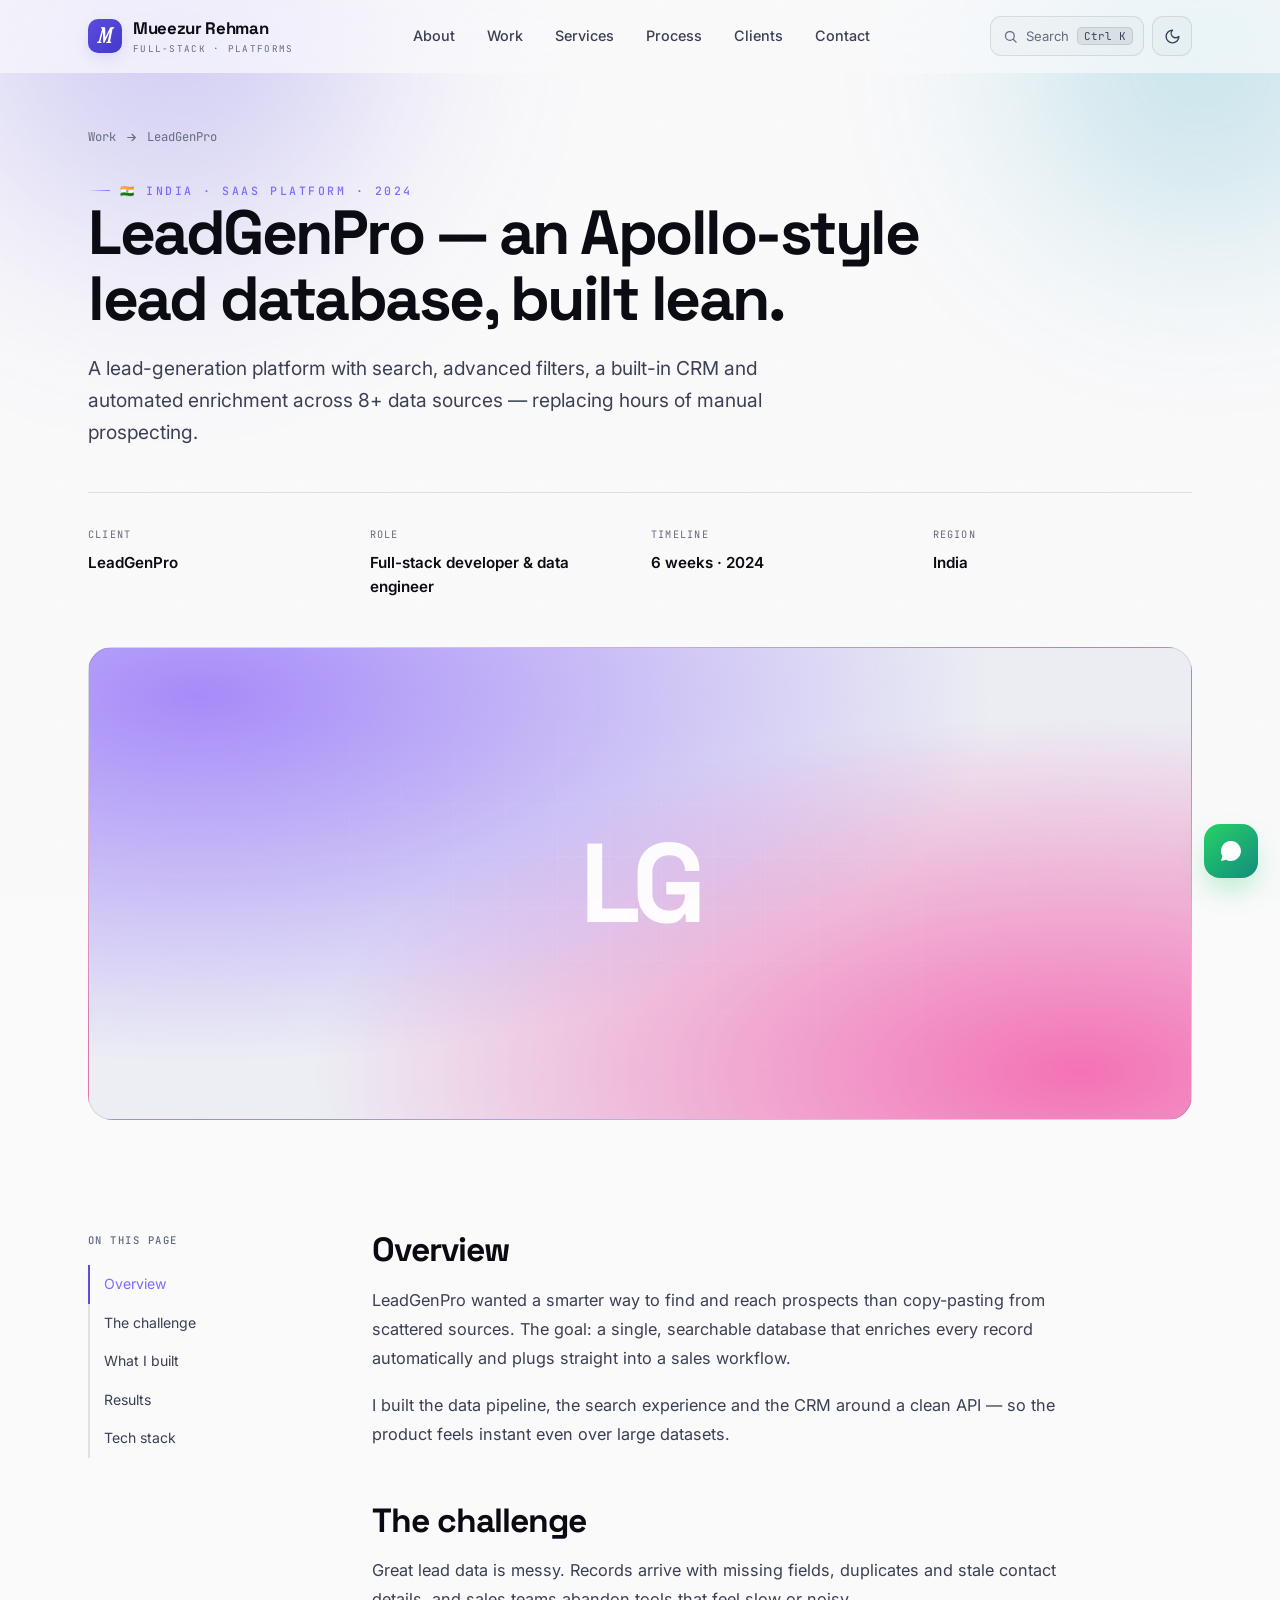
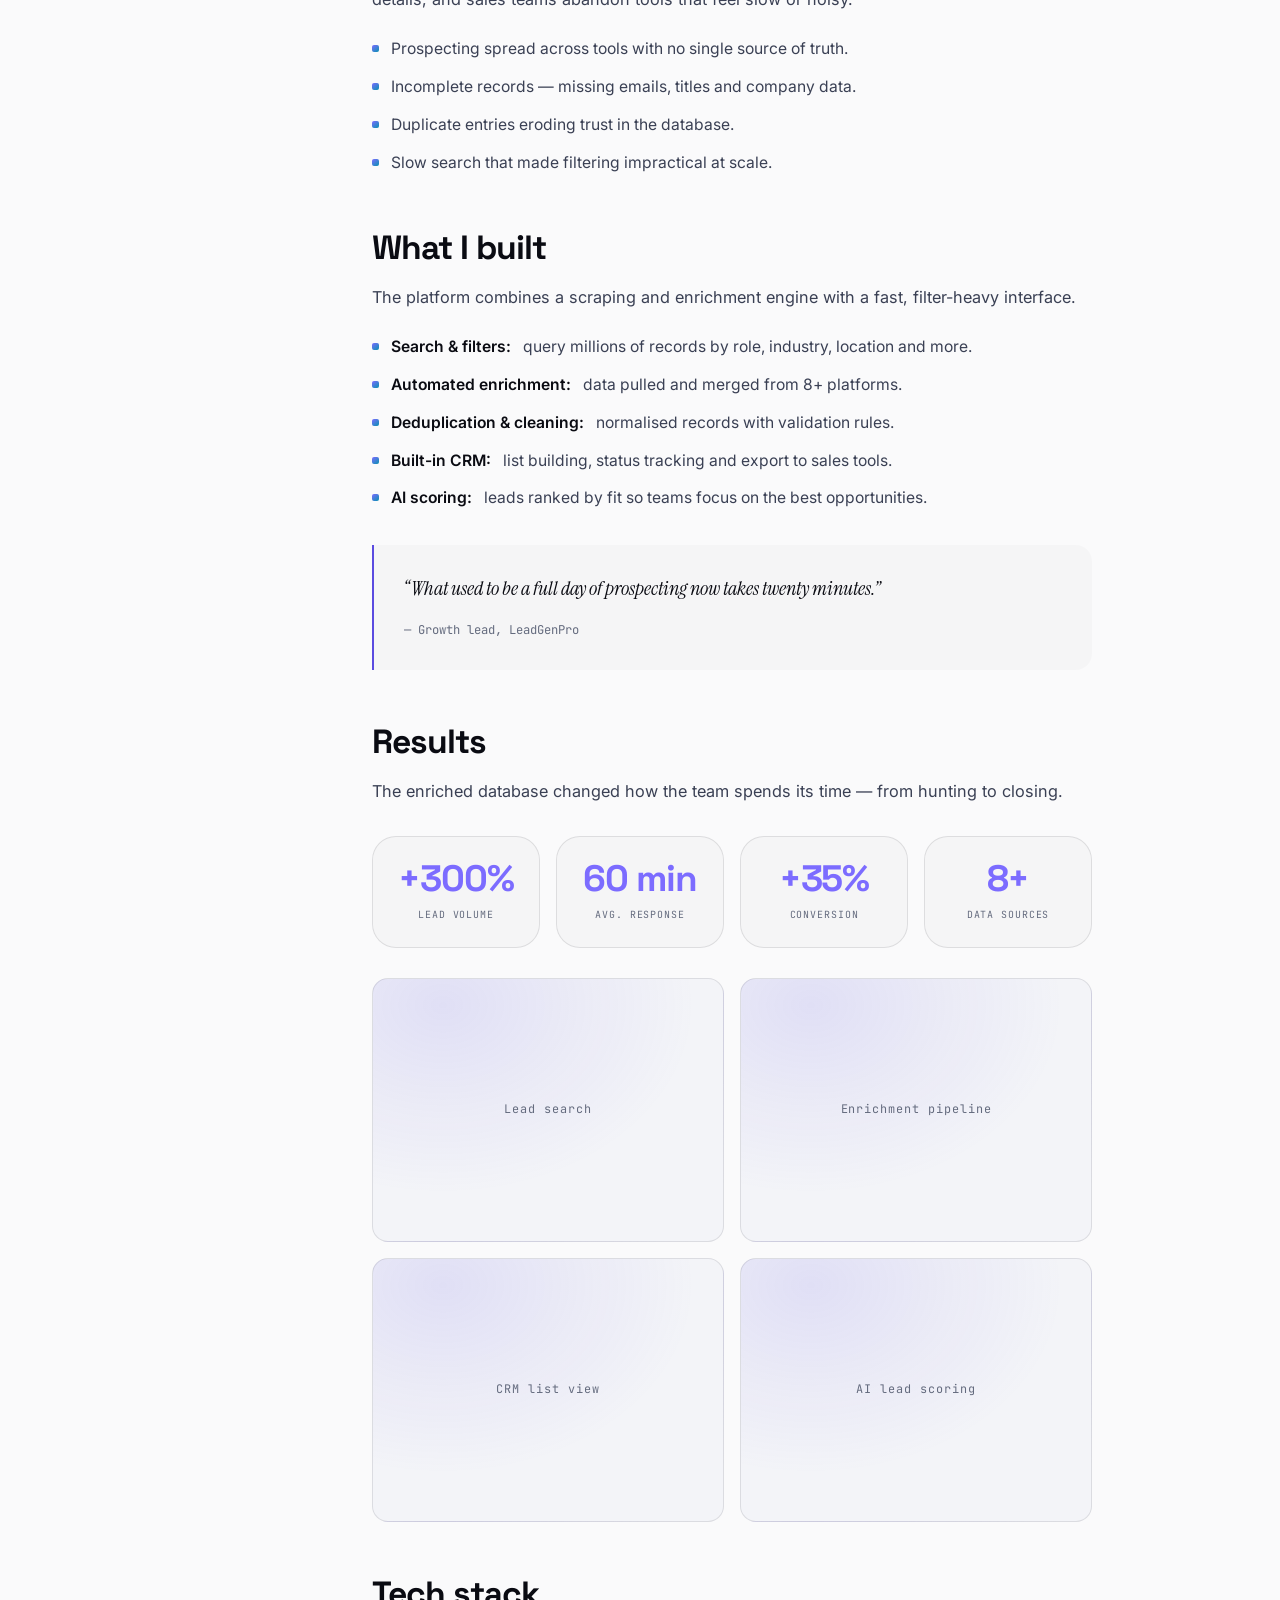
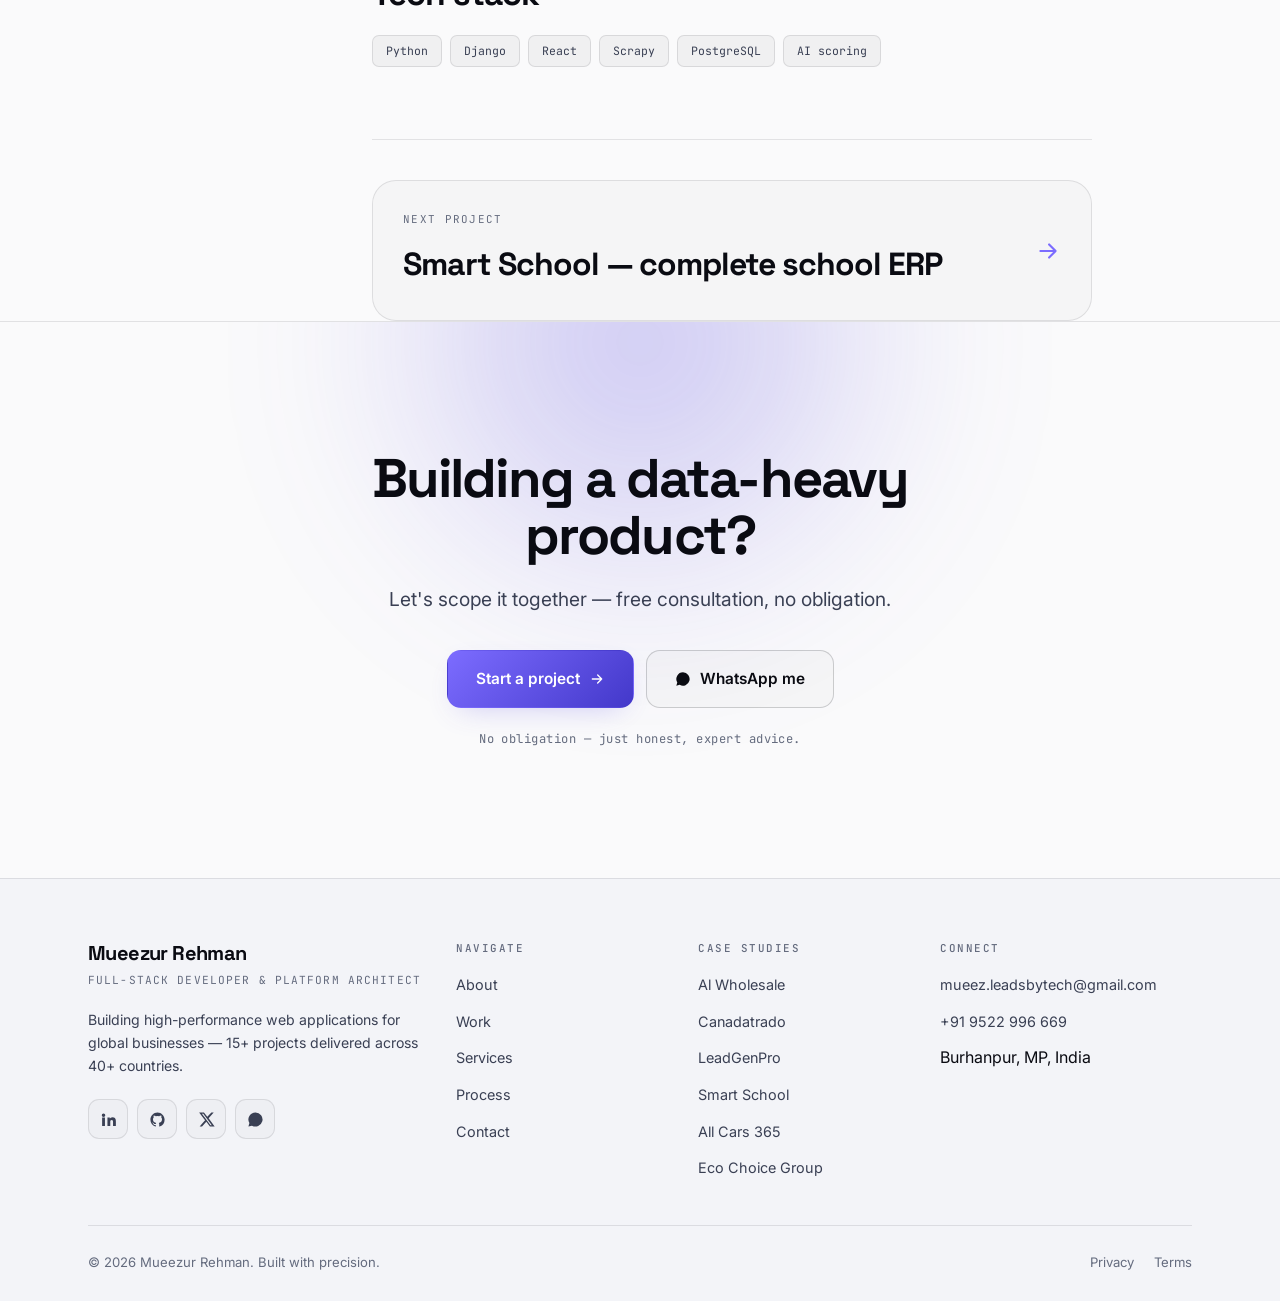
<file: work/leadgenpro.html>
<!DOCTYPE html>
<html lang="en">
<head>
<meta charset="UTF-8">
<meta name="viewport" content="width=device-width, initial-scale=1.0">
<script>(function(){var t=null;try{t=localStorage.getItem('mr-theme');}catch(e){}if(t!=='light'&&t!=='dark'){t=(window.matchMedia&&window.matchMedia('(prefers-color-scheme: light)').matches)?'light':'dark';}document.documentElement.setAttribute('data-theme',t);document.documentElement.classList.add('js');})();</script>
<title>LeadGenPro — Lead Database SaaS Case Study | Mueezur Rehman</title>
<meta name="description" content="How I built LeadGenPro, an Apollo-style lead database with enrichment from 8+ sources — +300% lead volume and +35% conversion.">
<link rel="canonical" href="https://mueezurrehman.com/work/leadgenpro.html">
<meta property="og:type" content="article">
<meta property="og:title" content="LeadGenPro — Lead Database SaaS Case Study">
<meta property="og:description" content="An Apollo-style lead database with automated enrichment from 8+ data sources.">
<meta property="og:image" content="https://mueezurrehman.com/assets/img/og-image.jpg">
<meta property="og:image:width" content="1200">
<meta property="og:image:height" content="630">
<meta property="og:image:alt" content="Mueezur Rehman - Full-Stack Developer & Digital Platform Architect">
<meta name="twitter:image:alt" content="Mueezur Rehman - Full-Stack Developer">
<meta name="twitter:card" content="summary_large_image">
<meta name="theme-color" content="#06070C">
<link rel="icon" href="data:image/svg+xml,%3Csvg xmlns='http://www.w3.org/2000/svg' viewBox='0 0 100 100'%3E%3Crect width='100' height='100' rx='26' fill='%237C6CFF'/%3E%3Ctext x='50' y='72' font-family='Georgia' font-size='62' font-style='italic' fill='white' text-anchor='middle'%3EM%3C/text%3E%3C/svg%3E">
<link rel="preconnect" href="https://fonts.googleapis.com">
<link rel="preconnect" href="https://fonts.gstatic.com" crossorigin>
<link href="https://fonts.googleapis.com/css2?family=Space+Grotesk:wght@500;600;700&family=Inter:wght@400;500;600&family=Instrument+Serif:ital@0;1&family=JetBrains+Mono:wght@400;500&display=swap" rel="stylesheet">
<link rel="stylesheet" href="../assets/css/style.css">
</head>
<body>

<svg width="0" height="0" style="position:absolute" aria-hidden="true" focusable="false"><defs>
  <symbol id="i-arrow" viewBox="0 0 24 24" fill="none" stroke="currentColor" stroke-width="2" stroke-linecap="round" stroke-linejoin="round"><path d="M5 12h14M13 6l6 6-6 6"/></symbol>
  <symbol id="i-arrow-ur" viewBox="0 0 24 24" fill="none" stroke="currentColor" stroke-width="2" stroke-linecap="round" stroke-linejoin="round"><path d="M7 7h10v10M7 17 17 7"/></symbol>
  <symbol id="i-up" viewBox="0 0 24 24" fill="none" stroke="currentColor" stroke-width="2" stroke-linecap="round" stroke-linejoin="round"><path d="M12 19V5M5 12l7-7 7 7"/></symbol>
  <symbol id="i-menu" viewBox="0 0 24 24" fill="none" stroke="currentColor" stroke-width="2" stroke-linecap="round" stroke-linejoin="round"><path d="M4 6h16M4 12h16M4 18h16"/></symbol>
  <symbol id="i-close" viewBox="0 0 24 24" fill="none" stroke="currentColor" stroke-width="2" stroke-linecap="round" stroke-linejoin="round"><path d="M18 6 6 18M6 6l12 12"/></symbol>
  <symbol id="i-search" viewBox="0 0 24 24" fill="none" stroke="currentColor" stroke-width="2" stroke-linecap="round" stroke-linejoin="round"><circle cx="11" cy="11" r="7"/><path d="M21 21l-4.3-4.3"/></symbol>
  <symbol id="i-sun" viewBox="0 0 24 24" fill="none" stroke="currentColor" stroke-width="2" stroke-linecap="round" stroke-linejoin="round"><circle cx="12" cy="12" r="4"/><path d="M12 2v2M12 20v2M4.9 4.9l1.4 1.4M17.7 17.7l1.4 1.4M2 12h2M20 12h2M4.9 19.1l1.4-1.4M17.7 6.3l1.4-1.4"/></symbol>
  <symbol id="i-moon" viewBox="0 0 24 24" fill="none" stroke="currentColor" stroke-width="2" stroke-linecap="round" stroke-linejoin="round"><path d="M12 3a6 6 0 0 0 9 9 9 9 0 1 1-9-9Z"/></symbol>
  <symbol id="i-check" viewBox="0 0 24 24" fill="none" stroke="currentColor" stroke-width="2.4" stroke-linecap="round" stroke-linejoin="round"><path d="M20 6 9 17l-5-5"/></symbol>
  <symbol id="i-mail" viewBox="0 0 24 24" fill="none" stroke="currentColor" stroke-width="2" stroke-linecap="round" stroke-linejoin="round"><rect x="2" y="4" width="20" height="16" rx="3"/><path d="m3 7 9 6 9-6"/></symbol>
  <symbol id="i-copy" viewBox="0 0 24 24" fill="none" stroke="currentColor" stroke-width="2" stroke-linecap="round" stroke-linejoin="round"><rect x="9" y="9" width="12" height="12" rx="2"/><path d="M5 15H4a2 2 0 0 1-2-2V4a2 2 0 0 1 2-2h9a2 2 0 0 1 2 2v1"/></symbol>
  <symbol id="i-whatsapp" viewBox="0 0 24 24" fill="currentColor"><path d="M17.5 14.4c-.3-.1-1.8-.9-2-1-.3-.1-.5-.1-.7.1-.2.3-.8 1-.9 1.2-.2.2-.3.2-.6.1-.3-.2-1.3-.5-2.4-1.5-.9-.8-1.5-1.8-1.6-2.1-.2-.3 0-.5.1-.6l.4-.5c.1-.2.2-.3.3-.5.1-.2 0-.4 0-.5-.1-.1-.7-1.6-.9-2.2-.2-.6-.5-.5-.7-.5h-.6c-.2 0-.5.1-.8.4-.3.3-1 1-1 2.5s1.1 2.9 1.2 3.1c.1.2 2.1 3.2 5.1 4.5.7.3 1.3.5 1.7.6.7.2 1.4.2 1.9.1.6-.1 1.8-.7 2-1.4.3-.7.3-1.3.2-1.4-.1-.1-.3-.2-.6-.3ZM12 2a10 10 0 0 0-8.6 15.1L2 22l5-1.3A10 10 0 1 0 12 2Z"/></symbol>
  <symbol id="i-linkedin" viewBox="0 0 24 24" fill="currentColor"><path d="M4.98 3.5a2.5 2.5 0 1 1 0 5 2.5 2.5 0 0 1 0-5ZM3 9h4v12H3V9Zm7 0h3.8v1.7h.05c.53-1 1.83-2.05 3.77-2.05 4.03 0 4.78 2.65 4.78 6.1V21h-4v-5.4c0-1.3-.02-2.96-1.8-2.96-1.8 0-2.08 1.4-2.08 2.86V21h-4V9Z"/></symbol>
  <symbol id="i-github" viewBox="0 0 24 24" fill="currentColor"><path d="M12 2C6.48 2 2 6.58 2 12.25c0 4.53 2.87 8.37 6.84 9.73.5.1.68-.22.68-.49 0-.24-.01-.87-.01-1.71-2.78.62-3.37-1.37-3.37-1.37-.45-1.18-1.11-1.5-1.11-1.5-.91-.64.07-.62.07-.62 1 .07 1.53 1.06 1.53 1.06.89 1.56 2.34 1.11 2.91.85.09-.66.35-1.11.63-1.37-2.22-.26-4.56-1.14-4.56-5.07 0-1.12.39-2.03 1.03-2.75-.1-.26-.45-1.3.1-2.71 0 0 .84-.28 2.75 1.05a9.4 9.4 0 0 1 5 0c1.91-1.33 2.75-1.05 2.75-1.05.55 1.41.2 2.45.1 2.71.64.72 1.03 1.63 1.03 2.75 0 3.94-2.35 4.8-4.58 5.06.36.32.68.94.68 1.9 0 1.37-.01 2.48-.01 2.82 0 .27.18.59.69.49A10.26 10.26 0 0 0 22 12.25C22 6.58 17.52 2 12 2Z"/></symbol>
  <symbol id="i-x" viewBox="0 0 24 24" fill="currentColor"><path d="M18.9 2h3.3l-7.2 8.2L23.5 22h-6.6l-5.2-6.8L5.7 22H2.3l7.7-8.8L1.6 2h6.8l4.7 6.2L18.9 2Zm-1.2 18h1.8L7.4 3.9H5.5L17.7 20Z"/></symbol>
</defs></svg>

<div class="noise" aria-hidden="true"></div>
<div class="progress" aria-hidden="true"><span id="progressBar"></span></div>

<nav class="nav" id="nav" aria-label="Primary">
  <div class="container nav-inner">
    <a href="../index.html" class="brand" aria-label="Mueezur Rehman — home">
      <span class="brand-mark" aria-hidden="true">M</span>
      <span>Mueezur Rehman<small>Full-Stack · Platforms</small></span>
    </a>
    <div class="nav-links" id="navLinks">
      <a href="../index.html#about">About</a>
      <a href="../index.html#work">Work</a>
      <a href="../index.html#services">Services</a>
      <a href="../index.html#process">Process</a>
      <a href="../index.html#testimonials">Clients</a>
      <a href="../index.html#contact">Contact</a>
    </div>
    <div class="nav-actions">
      <button class="kbd-hint" id="paletteBtn" type="button" aria-label="Open command menu">
        <svg aria-hidden="true"><use href="#i-search"/></svg> Search <kbd>Ctrl K</kbd>
      </button>
      <button class="icon-btn" type="button" data-theme-toggle aria-label="Toggle colour theme">
        <svg aria-hidden="true" data-theme-icon="dark"><use href="#i-sun"/></svg>
        <svg aria-hidden="true" data-theme-icon="light" style="display:none"><use href="#i-moon"/></svg>
      </button>
      <a href="../index.html#contact" class="btn btn-primary" style="display:none" id="navCta">Start a project</a>
      <button class="icon-btn menu-btn" id="menuBtn" type="button" aria-label="Open menu" aria-expanded="false" aria-controls="navLinks">
        <svg aria-hidden="true" class="i-burger"><use href="#i-menu"/></svg>
        <svg aria-hidden="true" class="i-close" style="display:none"><use href="#i-close"/></svg>
      </button>
    </div>
  </div>
</nav>

<main id="top">

  <section class="case-hero">
    <div class="fx"><span class="aurora a1"></span><span class="aurora a2"></span></div>
    <div class="container" style="position:relative;z-index:1">
      <div class="crumb"><a href="../index.html#work">Work</a> <svg aria-hidden="true"><use href="#i-arrow"/></svg> <span>LeadGenPro</span></div>
      <span class="eyebrow">🇮🇳 India · SaaS Platform · 2024</span>
      <h1>LeadGenPro — an Apollo-style lead database, built lean.</h1>
      <p class="lead">A lead-generation platform with search, advanced filters, a built-in CRM and automated enrichment across 8+ data sources — replacing hours of manual prospecting.</p>

      <div class="case-meta">
        <div><div class="k">Client</div><div class="v">LeadGenPro</div></div>
        <div><div class="k">Role</div><div class="v">Full-stack developer &amp; data engineer</div></div>
        <div><div class="k">Timeline</div><div class="v">6 weeks · 2024</div></div>
        <div><div class="k">Region</div><div class="v">India</div></div>
      </div>

      <div class="case-cover">
        <div class="cover" style="--c1:#A78BFA; --c2:#F472B6;"><span>LG</span></div>
      </div>
    </div>
  </section>

  <section class="case-body">
    <div class="container">
      <div class="case-grid">
        <aside class="case-nav" aria-label="Case study sections">
          <h5>On this page</h5>
          <a href="#overview">Overview</a>
          <a href="#challenge">The challenge</a>
          <a href="#solution">What I built</a>
          <a href="#results">Results</a>
          <a href="#stack">Tech stack</a>
        </aside>

        <article class="prose">
          <h2 id="overview">Overview</h2>
          <p>LeadGenPro wanted a smarter way to find and reach prospects than copy-pasting from scattered sources. The goal: a single, searchable database that enriches every record automatically and plugs straight into a sales workflow.</p>
          <p>I built the data pipeline, the search experience and the CRM around a clean API — so the product feels instant even over large datasets.</p>

          <h2 id="challenge">The challenge</h2>
          <p>Great lead data is messy. Records arrive with missing fields, duplicates and stale contact details, and sales teams abandon tools that feel slow or noisy.</p>
          <ul>
            <li>Prospecting spread across tools with no single source of truth.</li>
            <li>Incomplete records — missing emails, titles and company data.</li>
            <li>Duplicate entries eroding trust in the database.</li>
            <li>Slow search that made filtering impractical at scale.</li>
          </ul>

          <h2 id="solution">What I built</h2>
          <p>The platform combines a scraping and enrichment engine with a fast, filter-heavy interface.</p>
          <ul>
            <li><strong>Search &amp; filters:</strong> query millions of records by role, industry, location and more.</li>
            <li><strong>Automated enrichment:</strong> data pulled and merged from 8+ platforms.</li>
            <li><strong>Deduplication &amp; cleaning:</strong> normalised records with validation rules.</li>
            <li><strong>Built-in CRM:</strong> list building, status tracking and export to sales tools.</li>
            <li><strong>AI scoring:</strong> leads ranked by fit so teams focus on the best opportunities.</li>
          </ul>

          <div class="pull-quote">
            <p>“What used to be a full day of prospecting now takes twenty minutes.”</p>
            <cite>— Growth lead, LeadGenPro</cite>
          </div>

          <h2 id="results">Results</h2>
          <p>The enriched database changed how the team spends its time — from hunting to closing.</p>
          <div class="result-cards">
            <div class="card result-card"><div class="n">+300%</div><div class="l">Lead volume</div></div>
            <div class="card result-card"><div class="n">60 min</div><div class="l">Avg. response</div></div>
            <div class="card result-card"><div class="n">+35%</div><div class="l">Conversion</div></div>
            <div class="card result-card"><div class="n">8+</div><div class="l">Data sources</div></div>
          </div>

          <div class="gallery">
            <div class="frame">Lead search</div>
            <div class="frame">Enrichment pipeline</div>
            <div class="frame">CRM list view</div>
            <div class="frame">AI lead scoring</div>
          </div>

          <h2 id="stack">Tech stack</h2>
          <div class="stack">
            <span class="tag">Python</span><span class="tag">Django</span><span class="tag">React</span>
            <span class="tag">Scrapy</span><span class="tag">PostgreSQL</span><span class="tag">AI scoring</span>
          </div>

          <div class="next-proj">
            <a href="smart-school.html" class="card">
              <div>
                <div class="k">Next project</div>
                <div class="t">Smart School — complete school ERP</div>
              </div>
              <svg aria-hidden="true"><use href="#i-arrow"/></svg>
            </a>
          </div>
        </article>
      </div>
    </div>
  </section>

  <section class="cta">
    <div class="fx"><span class="aurora a1"></span></div>
    <div class="container">
      <div class="cta-inner reveal">
        <h2 class="h2">Building a data-heavy product?</h2>
        <p class="lead">Let's scope it together — free consultation, no obligation.</p>
        <div class="cta-actions">
          <a href="../index.html#contact" class="btn btn-primary btn-lg">Start a project <svg aria-hidden="true"><use href="#i-arrow"/></svg></a>
          <a href="https://wa.me/919522996669" target="_blank" rel="noopener" class="btn btn-ghost btn-lg"><svg aria-hidden="true"><use href="#i-whatsapp"/></svg> WhatsApp me</a>
        </div>
        <div class="cta-note">No obligation — just honest, expert advice.</div>
      </div>
    </div>
  </section>
</main>

<footer class="footer">
  <div class="container">
    <div class="footer-grid">
      <div class="f-brand">
        <h3>Mueezur Rehman</h3>
        <div class="f-role">Full-Stack Developer &amp; Platform Architect</div>
        <p>Building high-performance web applications for global businesses — 15+ projects delivered across 40+ countries.</p>
        <div class="f-social">
          <a href="https://linkedin.com/in/mueezurrehman" target="_blank" rel="noopener" aria-label="LinkedIn"><svg aria-hidden="true"><use href="#i-linkedin"/></svg></a>
          <a href="https://github.com/mueezurrehman" target="_blank" rel="noopener" aria-label="GitHub"><svg aria-hidden="true"><use href="#i-github"/></svg></a>
          <a href="https://x.com/mueezurrehman" target="_blank" rel="noopener" aria-label="X"><svg aria-hidden="true"><use href="#i-x"/></svg></a>
          <a href="https://wa.me/919522996669" target="_blank" rel="noopener" aria-label="WhatsApp"><svg aria-hidden="true"><use href="#i-whatsapp"/></svg></a>
        </div>
      </div>
      <div class="f-col">
        <h4>Navigate</h4>
        <ul>
          <li><a href="../index.html#about">About</a></li>
          <li><a href="../index.html#work">Work</a></li>
          <li><a href="../index.html#services">Services</a></li>
          <li><a href="../index.html#process">Process</a></li>
          <li><a href="../index.html#contact">Contact</a></li>
        </ul>
      </div>
      <div class="f-col">
        <h4>Case studies</h4>
        <ul>
          <li><a href="al-wholesale.html">Al Wholesale</a></li>
          <li><a href="canadatrado.html">Canadatrado</a></li>
          <li><a href="leadgenpro.html">LeadGenPro</a></li>
          <li><a href="smart-school.html">Smart School</a></li>
          <li><a href="all-cars-365.html">All Cars 365</a></li>
          <li><a href="eco-choice.html">Eco Choice Group</a></li>
        </ul>
      </div>
      <div class="f-col">
        <h4>Connect</h4>
        <ul>
          <li><a href="mailto:mueez.leadsbytech@gmail.com">mueez.leadsbytech@gmail.com</a></li>
          <li><a href="tel:+919522996669">+91 9522 996 669</a></li>
          <li>Burhanpur, MP, India</li>
        </ul>
      </div>
    </div>
    <div class="f-bottom">
      <div>© <span data-year>2026</span> Mueezur Rehman. Built with precision.</div>
      <div class="links"><a href="#">Privacy</a><a href="#">Terms</a></div>
    </div>
  </div>
</footer>

<a href="https://wa.me/919522996669" target="_blank" rel="noopener" class="fab" aria-label="Chat on WhatsApp"><svg aria-hidden="true"><use href="#i-whatsapp"/></svg></a>
<button class="to-top" id="toTop" type="button" aria-label="Back to top"><svg aria-hidden="true"><use href="#i-up"/></svg></button>

<div class="toast" id="toast" role="status" aria-live="polite">
  <span class="toast-ico"><svg aria-hidden="true"><use href="#i-check"/></svg></span>
  <div><div class="toast-title" id="toastTitle"></div><div class="toast-msg" id="toastMsg"></div></div>
</div>

<div class="palette" id="palette" role="dialog" aria-modal="true" aria-label="Command menu">
  <div class="palette-box">
    <div class="palette-input-wrap">
      <svg aria-hidden="true"><use href="#i-search"/></svg>
      <input id="paletteInput" type="text" placeholder="Search pages, case studies, actions…" aria-label="Search">
    </div>
    <div class="palette-list" id="paletteList">
      <button class="palette-item" data-href="index.html"><svg aria-hidden="true"><use href="#i-arrow"/></svg>Home<span class="pi-k">Page</span></button>
      <button class="palette-item" data-href="#about"><svg aria-hidden="true"><use href="#i-arrow"/></svg>About me<span class="pi-k">Section</span></button>
      <button class="palette-item" data-href="#work"><svg aria-hidden="true"><use href="#i-arrow"/></svg>Work<span class="pi-k">Section</span></button>
      <button class="palette-item" data-href="#contact"><svg aria-hidden="true"><use href="#i-arrow"/></svg>Contact<span class="pi-k">Section</span></button>
      <button class="palette-item" data-href="work/al-wholesale.html"><svg aria-hidden="true"><use href="#i-arrow-ur"/></svg>Case study · Al Wholesale<span class="pi-k">UAE</span></button>
      <button class="palette-item" data-href="work/canadatrado.html"><svg aria-hidden="true"><use href="#i-arrow-ur"/></svg>Case study · Canadatrado<span class="pi-k">Canada</span></button>
      <button class="palette-item" data-href="work/leadgenpro.html"><svg aria-hidden="true"><use href="#i-arrow-ur"/></svg>Case study · LeadGenPro<span class="pi-k">India</span></button>
      <button class="palette-item" data-href="work/smart-school.html"><svg aria-hidden="true"><use href="#i-arrow-ur"/></svg>Case study · Smart School<span class="pi-k">India</span></button>
      <button class="palette-item" data-href="work/all-cars-365.html"><svg aria-hidden="true"><use href="#i-arrow-ur"/></svg>Case study · All Cars 365<span class="pi-k">UAE</span></button>
      <button class="palette-item" data-href="work/eco-choice.html"><svg aria-hidden="true"><use href="#i-arrow-ur"/></svg>Case study · Eco Choice Group<span class="pi-k">UAE</span></button>
      <button class="palette-item" data-action="toggle-theme"><svg aria-hidden="true"><use href="#i-moon"/></svg>Toggle theme<span class="pi-k">Action</span></button>
      <button class="palette-item" data-action="copy-email" data-copy-value="mueez.leadsbytech@gmail.com"><svg aria-hidden="true"><use href="#i-copy"/></svg>Copy email address<span class="pi-k">Action</span></button>
      <button class="palette-item" data-action="email"><svg aria-hidden="true"><use href="#i-mail"/></svg>Send an email<span class="pi-k">Action</span></button>
      <div class="palette-empty" style="display:none">No results found.</div>
    </div>
  </div>
</div>

<script src="../assets/js/main.js" defer></script>
</body>
</html>
</file>
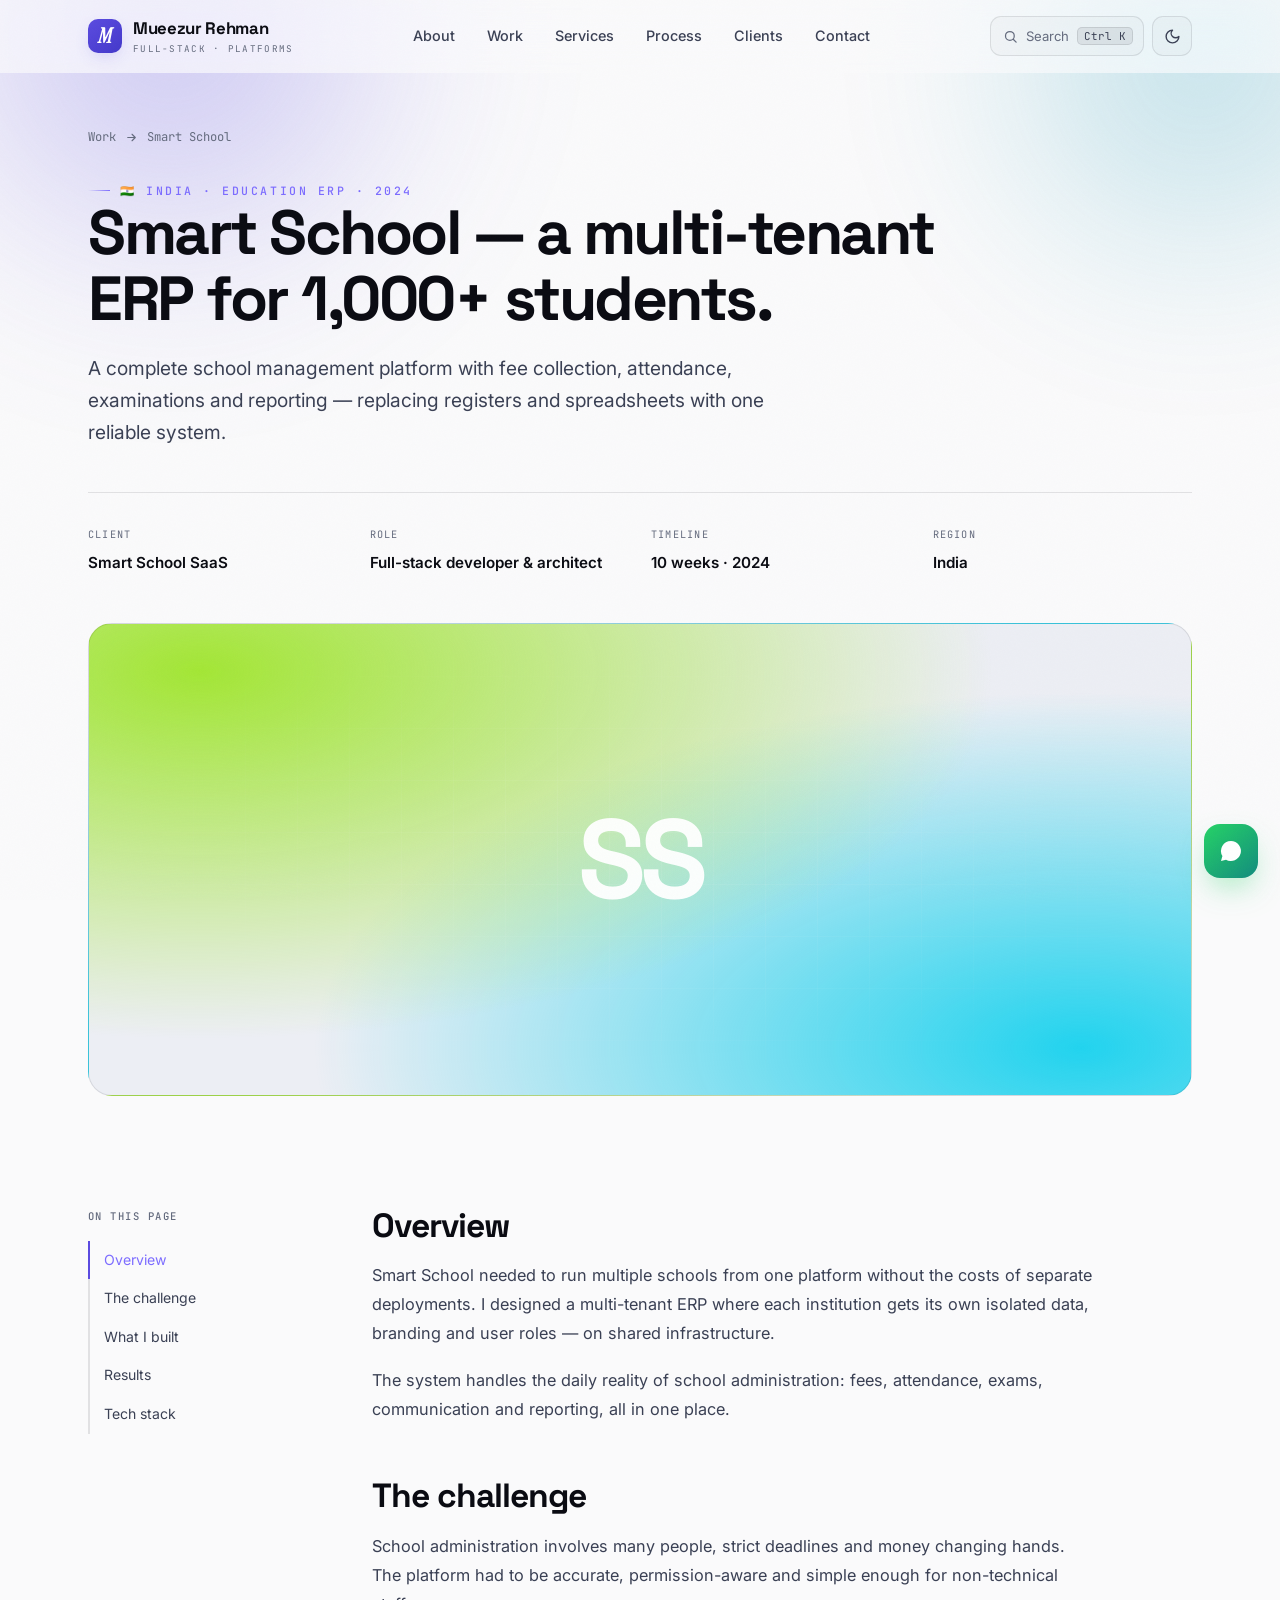
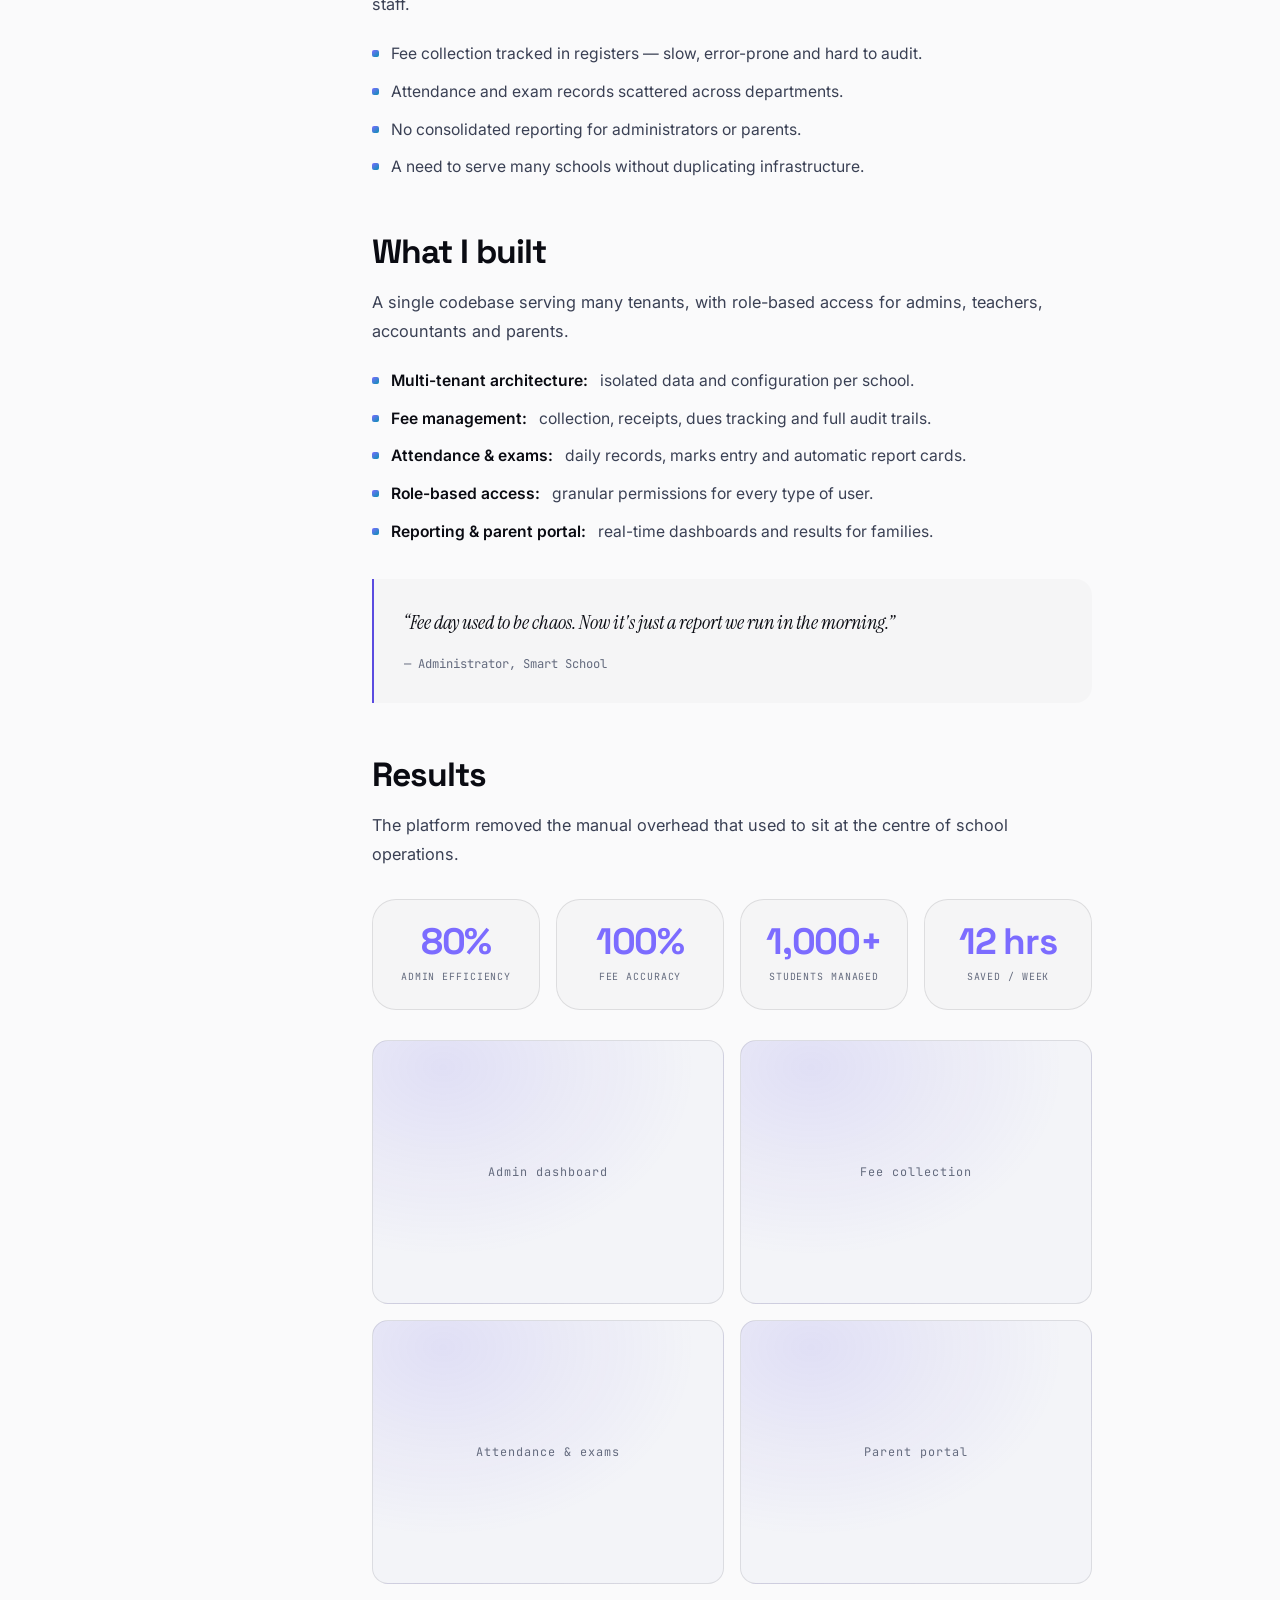
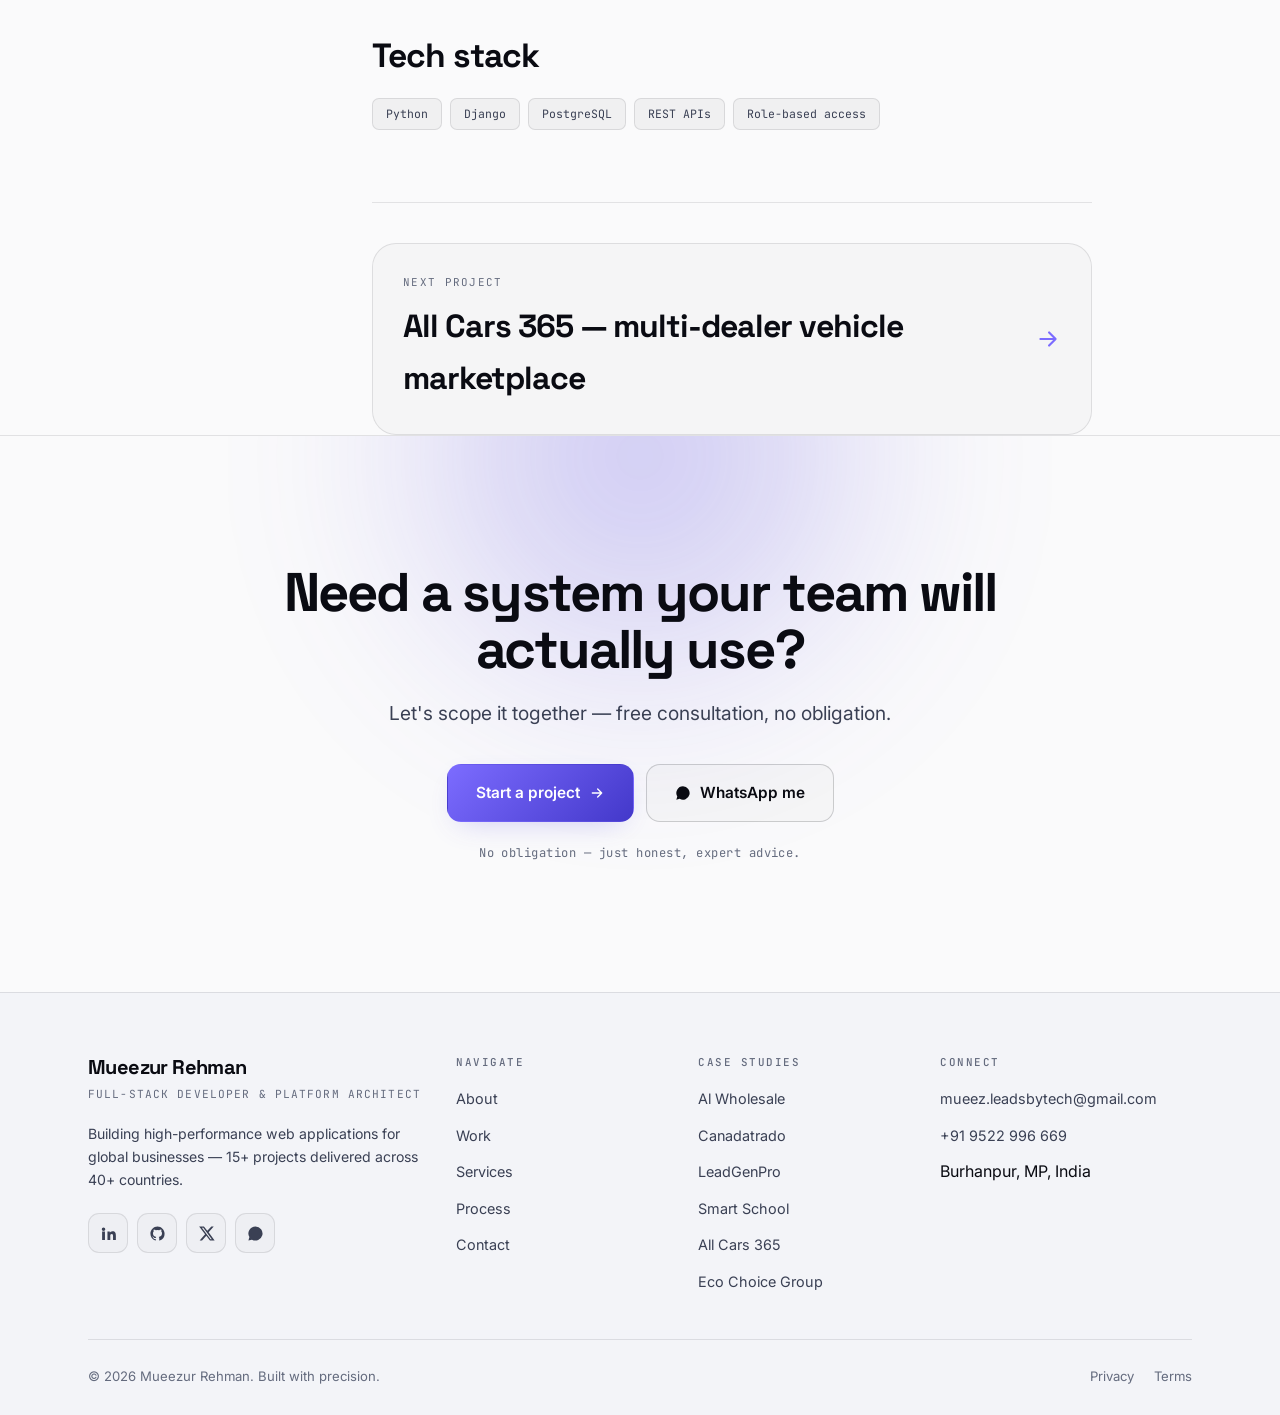
<file: work/smart-school.html>
<!DOCTYPE html>
<html lang="en">
<head>
<meta charset="UTF-8">
<meta name="viewport" content="width=device-width, initial-scale=1.0">
<script>(function(){var t=null;try{t=localStorage.getItem('mr-theme');}catch(e){}if(t!=='light'&&t!=='dark'){t=(window.matchMedia&&window.matchMedia('(prefers-color-scheme: light)').matches)?'light':'dark';}document.documentElement.setAttribute('data-theme',t);document.documentElement.classList.add('js');})();</script>
<title>Smart School SaaS — School ERP Case Study | Mueezur Rehman</title>
<meta name="description" content="How I built Smart School SaaS, a multi-tenant school ERP for 1,000+ students with fee collection, attendance and reporting — 80% admin efficiency gained.">
<link rel="canonical" href="https://mueezurrehman.com/work/smart-school.html">
<meta property="og:type" content="article">
<meta property="og:title" content="Smart School SaaS — School ERP Case Study">
<meta property="og:description" content="A multi-tenant school ERP for 1,000+ students with fee collection, attendance and reporting.">
<meta property="og:image" content="https://mueezurrehman.com/assets/img/og-image.jpg">
<meta property="og:image:width" content="1200">
<meta property="og:image:height" content="630">
<meta property="og:image:alt" content="Mueezur Rehman - Full-Stack Developer & Digital Platform Architect">
<meta name="twitter:image:alt" content="Mueezur Rehman - Full-Stack Developer">
<meta name="twitter:card" content="summary_large_image">
<meta name="theme-color" content="#06070C">
<link rel="icon" href="data:image/svg+xml,%3Csvg xmlns='http://www.w3.org/2000/svg' viewBox='0 0 100 100'%3E%3Crect width='100' height='100' rx='26' fill='%237C6CFF'/%3E%3Ctext x='50' y='72' font-family='Georgia' font-size='62' font-style='italic' fill='white' text-anchor='middle'%3EM%3C/text%3E%3C/svg%3E">
<link rel="preconnect" href="https://fonts.googleapis.com">
<link rel="preconnect" href="https://fonts.gstatic.com" crossorigin>
<link href="https://fonts.googleapis.com/css2?family=Space+Grotesk:wght@500;600;700&family=Inter:wght@400;500;600&family=Instrument+Serif:ital@0;1&family=JetBrains+Mono:wght@400;500&display=swap" rel="stylesheet">
<link rel="stylesheet" href="../assets/css/style.css">
</head>
<body>

<svg width="0" height="0" style="position:absolute" aria-hidden="true" focusable="false"><defs>
  <symbol id="i-arrow" viewBox="0 0 24 24" fill="none" stroke="currentColor" stroke-width="2" stroke-linecap="round" stroke-linejoin="round"><path d="M5 12h14M13 6l6 6-6 6"/></symbol>
  <symbol id="i-arrow-ur" viewBox="0 0 24 24" fill="none" stroke="currentColor" stroke-width="2" stroke-linecap="round" stroke-linejoin="round"><path d="M7 7h10v10M7 17 17 7"/></symbol>
  <symbol id="i-up" viewBox="0 0 24 24" fill="none" stroke="currentColor" stroke-width="2" stroke-linecap="round" stroke-linejoin="round"><path d="M12 19V5M5 12l7-7 7 7"/></symbol>
  <symbol id="i-menu" viewBox="0 0 24 24" fill="none" stroke="currentColor" stroke-width="2" stroke-linecap="round" stroke-linejoin="round"><path d="M4 6h16M4 12h16M4 18h16"/></symbol>
  <symbol id="i-close" viewBox="0 0 24 24" fill="none" stroke="currentColor" stroke-width="2" stroke-linecap="round" stroke-linejoin="round"><path d="M18 6 6 18M6 6l12 12"/></symbol>
  <symbol id="i-search" viewBox="0 0 24 24" fill="none" stroke="currentColor" stroke-width="2" stroke-linecap="round" stroke-linejoin="round"><circle cx="11" cy="11" r="7"/><path d="M21 21l-4.3-4.3"/></symbol>
  <symbol id="i-sun" viewBox="0 0 24 24" fill="none" stroke="currentColor" stroke-width="2" stroke-linecap="round" stroke-linejoin="round"><circle cx="12" cy="12" r="4"/><path d="M12 2v2M12 20v2M4.9 4.9l1.4 1.4M17.7 17.7l1.4 1.4M2 12h2M20 12h2M4.9 19.1l1.4-1.4M17.7 6.3l1.4-1.4"/></symbol>
  <symbol id="i-moon" viewBox="0 0 24 24" fill="none" stroke="currentColor" stroke-width="2" stroke-linecap="round" stroke-linejoin="round"><path d="M12 3a6 6 0 0 0 9 9 9 9 0 1 1-9-9Z"/></symbol>
  <symbol id="i-check" viewBox="0 0 24 24" fill="none" stroke="currentColor" stroke-width="2.4" stroke-linecap="round" stroke-linejoin="round"><path d="M20 6 9 17l-5-5"/></symbol>
  <symbol id="i-mail" viewBox="0 0 24 24" fill="none" stroke="currentColor" stroke-width="2" stroke-linecap="round" stroke-linejoin="round"><rect x="2" y="4" width="20" height="16" rx="3"/><path d="m3 7 9 6 9-6"/></symbol>
  <symbol id="i-copy" viewBox="0 0 24 24" fill="none" stroke="currentColor" stroke-width="2" stroke-linecap="round" stroke-linejoin="round"><rect x="9" y="9" width="12" height="12" rx="2"/><path d="M5 15H4a2 2 0 0 1-2-2V4a2 2 0 0 1 2-2h9a2 2 0 0 1 2 2v1"/></symbol>
  <symbol id="i-whatsapp" viewBox="0 0 24 24" fill="currentColor"><path d="M17.5 14.4c-.3-.1-1.8-.9-2-1-.3-.1-.5-.1-.7.1-.2.3-.8 1-.9 1.2-.2.2-.3.2-.6.1-.3-.2-1.3-.5-2.4-1.5-.9-.8-1.5-1.8-1.6-2.1-.2-.3 0-.5.1-.6l.4-.5c.1-.2.2-.3.3-.5.1-.2 0-.4 0-.5-.1-.1-.7-1.6-.9-2.2-.2-.6-.5-.5-.7-.5h-.6c-.2 0-.5.1-.8.4-.3.3-1 1-1 2.5s1.1 2.9 1.2 3.1c.1.2 2.1 3.2 5.1 4.5.7.3 1.3.5 1.7.6.7.2 1.4.2 1.9.1.6-.1 1.8-.7 2-1.4.3-.7.3-1.3.2-1.4-.1-.1-.3-.2-.6-.3ZM12 2a10 10 0 0 0-8.6 15.1L2 22l5-1.3A10 10 0 1 0 12 2Z"/></symbol>
  <symbol id="i-linkedin" viewBox="0 0 24 24" fill="currentColor"><path d="M4.98 3.5a2.5 2.5 0 1 1 0 5 2.5 2.5 0 0 1 0-5ZM3 9h4v12H3V9Zm7 0h3.8v1.7h.05c.53-1 1.83-2.05 3.77-2.05 4.03 0 4.78 2.65 4.78 6.1V21h-4v-5.4c0-1.3-.02-2.96-1.8-2.96-1.8 0-2.08 1.4-2.08 2.86V21h-4V9Z"/></symbol>
  <symbol id="i-github" viewBox="0 0 24 24" fill="currentColor"><path d="M12 2C6.48 2 2 6.58 2 12.25c0 4.53 2.87 8.37 6.84 9.73.5.1.68-.22.68-.49 0-.24-.01-.87-.01-1.71-2.78.62-3.37-1.37-3.37-1.37-.45-1.18-1.11-1.5-1.11-1.5-.91-.64.07-.62.07-.62 1 .07 1.53 1.06 1.53 1.06.89 1.56 2.34 1.11 2.91.85.09-.66.35-1.11.63-1.37-2.22-.26-4.56-1.14-4.56-5.07 0-1.12.39-2.03 1.03-2.75-.1-.26-.45-1.3.1-2.71 0 0 .84-.28 2.75 1.05a9.4 9.4 0 0 1 5 0c1.91-1.33 2.75-1.05 2.75-1.05.55 1.41.2 2.45.1 2.71.64.72 1.03 1.63 1.03 2.75 0 3.94-2.35 4.8-4.58 5.06.36.32.68.94.68 1.9 0 1.37-.01 2.48-.01 2.82 0 .27.18.59.69.49A10.26 10.26 0 0 0 22 12.25C22 6.58 17.52 2 12 2Z"/></symbol>
  <symbol id="i-x" viewBox="0 0 24 24" fill="currentColor"><path d="M18.9 2h3.3l-7.2 8.2L23.5 22h-6.6l-5.2-6.8L5.7 22H2.3l7.7-8.8L1.6 2h6.8l4.7 6.2L18.9 2Zm-1.2 18h1.8L7.4 3.9H5.5L17.7 20Z"/></symbol>
</defs></svg>

<div class="noise" aria-hidden="true"></div>
<div class="progress" aria-hidden="true"><span id="progressBar"></span></div>

<nav class="nav" id="nav" aria-label="Primary">
  <div class="container nav-inner">
    <a href="../index.html" class="brand" aria-label="Mueezur Rehman — home">
      <span class="brand-mark" aria-hidden="true">M</span>
      <span>Mueezur Rehman<small>Full-Stack · Platforms</small></span>
    </a>
    <div class="nav-links" id="navLinks">
      <a href="../index.html#about">About</a>
      <a href="../index.html#work">Work</a>
      <a href="../index.html#services">Services</a>
      <a href="../index.html#process">Process</a>
      <a href="../index.html#testimonials">Clients</a>
      <a href="../index.html#contact">Contact</a>
    </div>
    <div class="nav-actions">
      <button class="kbd-hint" id="paletteBtn" type="button" aria-label="Open command menu">
        <svg aria-hidden="true"><use href="#i-search"/></svg> Search <kbd>Ctrl K</kbd>
      </button>
      <button class="icon-btn" type="button" data-theme-toggle aria-label="Toggle colour theme">
        <svg aria-hidden="true" data-theme-icon="dark"><use href="#i-sun"/></svg>
        <svg aria-hidden="true" data-theme-icon="light" style="display:none"><use href="#i-moon"/></svg>
      </button>
      <a href="../index.html#contact" class="btn btn-primary" style="display:none" id="navCta">Start a project</a>
      <button class="icon-btn menu-btn" id="menuBtn" type="button" aria-label="Open menu" aria-expanded="false" aria-controls="navLinks">
        <svg aria-hidden="true" class="i-burger"><use href="#i-menu"/></svg>
        <svg aria-hidden="true" class="i-close" style="display:none"><use href="#i-close"/></svg>
      </button>
    </div>
  </div>
</nav>

<main id="top">

  <section class="case-hero">
    <div class="fx"><span class="aurora a1"></span><span class="aurora a2"></span></div>
    <div class="container" style="position:relative;z-index:1">
      <div class="crumb"><a href="../index.html#work">Work</a> <svg aria-hidden="true"><use href="#i-arrow"/></svg> <span>Smart School</span></div>
      <span class="eyebrow">🇮🇳 India · Education ERP · 2024</span>
      <h1>Smart School — a multi-tenant ERP for 1,000+ students.</h1>
      <p class="lead">A complete school management platform with fee collection, attendance, examinations and reporting — replacing registers and spreadsheets with one reliable system.</p>

      <div class="case-meta">
        <div><div class="k">Client</div><div class="v">Smart School SaaS</div></div>
        <div><div class="k">Role</div><div class="v">Full-stack developer &amp; architect</div></div>
        <div><div class="k">Timeline</div><div class="v">10 weeks · 2024</div></div>
        <div><div class="k">Region</div><div class="v">India</div></div>
      </div>

      <div class="case-cover">
        <div class="cover" style="--c1:#A3E635; --c2:#22D3EE;"><span>SS</span></div>
      </div>
    </div>
  </section>

  <section class="case-body">
    <div class="container">
      <div class="case-grid">
        <aside class="case-nav" aria-label="Case study sections">
          <h5>On this page</h5>
          <a href="#overview">Overview</a>
          <a href="#challenge">The challenge</a>
          <a href="#solution">What I built</a>
          <a href="#results">Results</a>
          <a href="#stack">Tech stack</a>
        </aside>

        <article class="prose">
          <h2 id="overview">Overview</h2>
          <p>Smart School needed to run multiple schools from one platform without the costs of separate deployments. I designed a multi-tenant ERP where each institution gets its own isolated data, branding and user roles — on shared infrastructure.</p>
          <p>The system handles the daily reality of school administration: fees, attendance, exams, communication and reporting, all in one place.</p>

          <h2 id="challenge">The challenge</h2>
          <p>School administration involves many people, strict deadlines and money changing hands. The platform had to be accurate, permission-aware and simple enough for non-technical staff.</p>
          <ul>
            <li>Fee collection tracked in registers — slow, error-prone and hard to audit.</li>
            <li>Attendance and exam records scattered across departments.</li>
            <li>No consolidated reporting for administrators or parents.</li>
            <li>A need to serve many schools without duplicating infrastructure.</li>
          </ul>

          <h2 id="solution">What I built</h2>
          <p>A single codebase serving many tenants, with role-based access for admins, teachers, accountants and parents.</p>
          <ul>
            <li><strong>Multi-tenant architecture:</strong> isolated data and configuration per school.</li>
            <li><strong>Fee management:</strong> collection, receipts, dues tracking and full audit trails.</li>
            <li><strong>Attendance &amp; exams:</strong> daily records, marks entry and automatic report cards.</li>
            <li><strong>Role-based access:</strong> granular permissions for every type of user.</li>
            <li><strong>Reporting &amp; parent portal:</strong> real-time dashboards and results for families.</li>
          </ul>

          <div class="pull-quote">
            <p>“Fee day used to be chaos. Now it's just a report we run in the morning.”</p>
            <cite>— Administrator, Smart School</cite>
          </div>

          <h2 id="results">Results</h2>
          <p>The platform removed the manual overhead that used to sit at the centre of school operations.</p>
          <div class="result-cards">
            <div class="card result-card"><div class="n">80%</div><div class="l">Admin efficiency</div></div>
            <div class="card result-card"><div class="n">100%</div><div class="l">Fee accuracy</div></div>
            <div class="card result-card"><div class="n">1,000+</div><div class="l">Students managed</div></div>
            <div class="card result-card"><div class="n">12 hrs</div><div class="l">Saved / week</div></div>
          </div>

          <div class="gallery">
            <div class="frame">Admin dashboard</div>
            <div class="frame">Fee collection</div>
            <div class="frame">Attendance &amp; exams</div>
            <div class="frame">Parent portal</div>
          </div>

          <h2 id="stack">Tech stack</h2>
          <div class="stack">
            <span class="tag">Python</span><span class="tag">Django</span><span class="tag">PostgreSQL</span>
            <span class="tag">REST APIs</span><span class="tag">Role-based access</span>
          </div>

          <div class="next-proj">
            <a href="all-cars-365.html" class="card">
              <div>
                <div class="k">Next project</div>
                <div class="t">All Cars 365 — multi-dealer vehicle marketplace</div>
              </div>
              <svg aria-hidden="true"><use href="#i-arrow"/></svg>
            </a>
          </div>
        </article>
      </div>
    </div>
  </section>

  <section class="cta">
    <div class="fx"><span class="aurora a1"></span></div>
    <div class="container">
      <div class="cta-inner reveal">
        <h2 class="h2">Need a system your team will actually use?</h2>
        <p class="lead">Let's scope it together — free consultation, no obligation.</p>
        <div class="cta-actions">
          <a href="../index.html#contact" class="btn btn-primary btn-lg">Start a project <svg aria-hidden="true"><use href="#i-arrow"/></svg></a>
          <a href="https://wa.me/919522996669" target="_blank" rel="noopener" class="btn btn-ghost btn-lg"><svg aria-hidden="true"><use href="#i-whatsapp"/></svg> WhatsApp me</a>
        </div>
        <div class="cta-note">No obligation — just honest, expert advice.</div>
      </div>
    </div>
  </section>
</main>

<footer class="footer">
  <div class="container">
    <div class="footer-grid">
      <div class="f-brand">
        <h3>Mueezur Rehman</h3>
        <div class="f-role">Full-Stack Developer &amp; Platform Architect</div>
        <p>Building high-performance web applications for global businesses — 15+ projects delivered across 40+ countries.</p>
        <div class="f-social">
          <a href="https://linkedin.com/in/mueezurrehman" target="_blank" rel="noopener" aria-label="LinkedIn"><svg aria-hidden="true"><use href="#i-linkedin"/></svg></a>
          <a href="https://github.com/mueezurrehman" target="_blank" rel="noopener" aria-label="GitHub"><svg aria-hidden="true"><use href="#i-github"/></svg></a>
          <a href="https://x.com/mueezurrehman" target="_blank" rel="noopener" aria-label="X"><svg aria-hidden="true"><use href="#i-x"/></svg></a>
          <a href="https://wa.me/919522996669" target="_blank" rel="noopener" aria-label="WhatsApp"><svg aria-hidden="true"><use href="#i-whatsapp"/></svg></a>
        </div>
      </div>
      <div class="f-col">
        <h4>Navigate</h4>
        <ul>
          <li><a href="../index.html#about">About</a></li>
          <li><a href="../index.html#work">Work</a></li>
          <li><a href="../index.html#services">Services</a></li>
          <li><a href="../index.html#process">Process</a></li>
          <li><a href="../index.html#contact">Contact</a></li>
        </ul>
      </div>
      <div class="f-col">
        <h4>Case studies</h4>
        <ul>
          <li><a href="al-wholesale.html">Al Wholesale</a></li>
          <li><a href="canadatrado.html">Canadatrado</a></li>
          <li><a href="leadgenpro.html">LeadGenPro</a></li>
          <li><a href="smart-school.html">Smart School</a></li>
          <li><a href="all-cars-365.html">All Cars 365</a></li>
          <li><a href="eco-choice.html">Eco Choice Group</a></li>
        </ul>
      </div>
      <div class="f-col">
        <h4>Connect</h4>
        <ul>
          <li><a href="mailto:mueez.leadsbytech@gmail.com">mueez.leadsbytech@gmail.com</a></li>
          <li><a href="tel:+919522996669">+91 9522 996 669</a></li>
          <li>Burhanpur, MP, India</li>
        </ul>
      </div>
    </div>
    <div class="f-bottom">
      <div>© <span data-year>2026</span> Mueezur Rehman. Built with precision.</div>
      <div class="links"><a href="#">Privacy</a><a href="#">Terms</a></div>
    </div>
  </div>
</footer>

<a href="https://wa.me/919522996669" target="_blank" rel="noopener" class="fab" aria-label="Chat on WhatsApp"><svg aria-hidden="true"><use href="#i-whatsapp"/></svg></a>
<button class="to-top" id="toTop" type="button" aria-label="Back to top"><svg aria-hidden="true"><use href="#i-up"/></svg></button>

<div class="toast" id="toast" role="status" aria-live="polite">
  <span class="toast-ico"><svg aria-hidden="true"><use href="#i-check"/></svg></span>
  <div><div class="toast-title" id="toastTitle"></div><div class="toast-msg" id="toastMsg"></div></div>
</div>

<div class="palette" id="palette" role="dialog" aria-modal="true" aria-label="Command menu">
  <div class="palette-box">
    <div class="palette-input-wrap">
      <svg aria-hidden="true"><use href="#i-search"/></svg>
      <input id="paletteInput" type="text" placeholder="Search pages, case studies, actions…" aria-label="Search">
    </div>
    <div class="palette-list" id="paletteList">
      <button class="palette-item" data-href="index.html"><svg aria-hidden="true"><use href="#i-arrow"/></svg>Home<span class="pi-k">Page</span></button>
      <button class="palette-item" data-href="#about"><svg aria-hidden="true"><use href="#i-arrow"/></svg>About me<span class="pi-k">Section</span></button>
      <button class="palette-item" data-href="#work"><svg aria-hidden="true"><use href="#i-arrow"/></svg>Work<span class="pi-k">Section</span></button>
      <button class="palette-item" data-href="#contact"><svg aria-hidden="true"><use href="#i-arrow"/></svg>Contact<span class="pi-k">Section</span></button>
      <button class="palette-item" data-href="work/al-wholesale.html"><svg aria-hidden="true"><use href="#i-arrow-ur"/></svg>Case study · Al Wholesale<span class="pi-k">UAE</span></button>
      <button class="palette-item" data-href="work/canadatrado.html"><svg aria-hidden="true"><use href="#i-arrow-ur"/></svg>Case study · Canadatrado<span class="pi-k">Canada</span></button>
      <button class="palette-item" data-href="work/leadgenpro.html"><svg aria-hidden="true"><use href="#i-arrow-ur"/></svg>Case study · LeadGenPro<span class="pi-k">India</span></button>
      <button class="palette-item" data-href="work/smart-school.html"><svg aria-hidden="true"><use href="#i-arrow-ur"/></svg>Case study · Smart School<span class="pi-k">India</span></button>
      <button class="palette-item" data-href="work/all-cars-365.html"><svg aria-hidden="true"><use href="#i-arrow-ur"/></svg>Case study · All Cars 365<span class="pi-k">UAE</span></button>
      <button class="palette-item" data-href="work/eco-choice.html"><svg aria-hidden="true"><use href="#i-arrow-ur"/></svg>Case study · Eco Choice Group<span class="pi-k">UAE</span></button>
      <button class="palette-item" data-action="toggle-theme"><svg aria-hidden="true"><use href="#i-moon"/></svg>Toggle theme<span class="pi-k">Action</span></button>
      <button class="palette-item" data-action="copy-email" data-copy-value="mueez.leadsbytech@gmail.com"><svg aria-hidden="true"><use href="#i-copy"/></svg>Copy email address<span class="pi-k">Action</span></button>
      <button class="palette-item" data-action="email"><svg aria-hidden="true"><use href="#i-mail"/></svg>Send an email<span class="pi-k">Action</span></button>
      <div class="palette-empty" style="display:none">No results found.</div>
    </div>
  </div>
</div>

<script src="../assets/js/main.js" defer></script>
</body>
</html>
</file>
<file: assets/css/style.css>
/* =========================================================================
   Mueezur Rehman — Portfolio 2026
   Design system + components
   ========================================================================= */

/* ---------- TOKENS ---------- */
:root {
  --bg:        #06070C;
  --bg-2:      #0A0C14;
  --bg-3:      #0F1119;
  --surface:   rgba(255,255,255,0.035);
  --surface-2: rgba(255,255,255,0.06);
  --surface-3: rgba(255,255,255,0.09);
  --border:    rgba(255,255,255,0.09);
  --border-2:  rgba(255,255,255,0.16);
  --text:      #F3F4F8;
  --text-2:    #B4BAC8;
  --muted:     #7B8294;
  --faint:     #4C5265;

  --primary:   #7C6CFF;
  --primary-2: #A78BFA;
  --primary-3: #5B4BE0;
  --cyan:      #22D3EE;
  --lime:      #A3E635;
  --pink:      #F472B6;
  --gold:      #FBBF24;

  --glow:      rgba(124,108,255,0.45);
  --glow-soft: rgba(124,108,255,0.16);

  --radius-sm: 10px;
  --radius:    16px;
  --radius-lg: 24px;
  --radius-xl: 32px;

  --shadow-sm: 0 2px 8px rgba(0,0,0,0.35);
  --shadow:    0 18px 48px -20px rgba(0,0,0,0.8);
  --shadow-lg: 0 40px 90px -40px rgba(0,0,0,0.9);

  --max: 1200px;
  --nav-h: 72px;

  --ease: cubic-bezier(0.22, 1, 0.36, 1);
  --font-sans: 'Inter', -apple-system, BlinkMacSystemFont, 'Segoe UI', sans-serif;
  --font-display: 'Space Grotesk', 'Inter', sans-serif;
  --font-serif: 'Instrument Serif', Georgia, serif;
  --font-mono: 'JetBrains Mono', ui-monospace, monospace;
}

:root[data-theme="light"] {
  --bg:        #FAFAFB;
  --bg-2:      #F3F4F8;
  --bg-3:      #ECEEF4;
  --surface:   rgba(10,12,20,0.02);
  --surface-2: rgba(10,12,20,0.04);
  --surface-3: rgba(10,12,20,0.07);
  --border:    rgba(10,12,20,0.10);
  --border-2:  rgba(10,12,20,0.18);
  --text:      #0A0B12;
  --text-2:    #3A4054;
  --muted:     #646B7E;
  --faint:     #9AA1B2;

  --primary:   #5B4BE0;
  --primary-2: #7C6CFF;
  --primary-3: #4338CA;
  --cyan:      #0891B2;
  --lime:      #65A30D;
  --pink:      #DB2777;
  --gold:      #B45309;

  --glow:      rgba(91,75,224,0.30);
  --glow-soft: rgba(91,75,224,0.12);

  --shadow-sm: 0 2px 8px rgba(10,12,20,0.06);
  --shadow:    0 18px 48px -24px rgba(10,12,20,0.20);
  --shadow-lg: 0 40px 90px -40px rgba(10,12,20,0.28);
}

/* ---------- RESET / BASE ---------- */
* { box-sizing: border-box; margin: 0; padding: 0; }
html {
  scroll-behavior: smooth;
  scroll-padding-top: calc(var(--nav-h) + 16px);
  -webkit-text-size-adjust: 100%;
}
body {
  background: var(--bg);
  color: var(--text);
  font-family: var(--font-sans);
  font-size: 16px;
  line-height: 1.6;
  -webkit-font-smoothing: antialiased;
  -moz-osx-font-smoothing: grayscale;
  overflow-x: hidden;
  transition: background 0.4s var(--ease), color 0.4s var(--ease);
}
img, svg { display: block; max-width: 100%; }
/* the width/height content attributes on <img> map to CSS width/height hints,
   so height must be reset to auto or aspect-ratio can never take effect */
img { height: auto; }
a { color: inherit; text-decoration: none; }
button { font-family: inherit; cursor: pointer; }
ul, ol { list-style: none; }
::selection { background: var(--primary); color: #fff; }

::-webkit-scrollbar { width: 11px; height: 11px; }
::-webkit-scrollbar-track { background: var(--bg); }
::-webkit-scrollbar-thumb { background: var(--surface-3); border-radius: 10px; border: 3px solid var(--bg); }
::-webkit-scrollbar-thumb:hover { background: var(--faint); }

/* ---------- TYPE ---------- */
h1, h2, h3, h4 {
  font-family: var(--font-display);
  font-weight: 700;
  line-height: 1.05;
  letter-spacing: -0.03em;
}
.display {
  font-size: clamp(2.6rem, 7vw, 5.2rem);
  font-weight: 700;
  letter-spacing: -0.045em;
  line-height: 0.98;
}
.h2 { font-size: clamp(2rem, 4.4vw, 3.4rem); letter-spacing: -0.035em; }
.h3 { font-size: clamp(1.4rem, 2.4vw, 1.9rem); letter-spacing: -0.025em; }
.lead { font-size: clamp(1.05rem, 1.5vw, 1.22rem); color: var(--text-2); line-height: 1.65; }
.serif { font-family: var(--font-serif); font-style: italic; font-weight: 400; letter-spacing: -0.01em; }
.eyebrow {
  font-family: var(--font-mono);
  font-size: 0.72rem;
  letter-spacing: 0.22em;
  text-transform: uppercase;
  color: var(--primary-2);
  font-weight: 500;
  display: inline-flex;
  align-items: center;
  gap: 10px;
}
.eyebrow::before {
  content: '';
  width: 22px; height: 1px;
  background: linear-gradient(90deg, transparent, var(--primary-2));
}
.grad {
  background: linear-gradient(100deg, var(--primary-2), var(--cyan) 55%, var(--primary-2));
  -webkit-background-clip: text;
  background-clip: text;
  -webkit-text-fill-color: transparent;
  color: transparent;
}
.mono { font-family: var(--font-mono); }

/* ---------- LAYOUT ---------- */
.container { width: 100%; max-width: var(--max); margin: 0 auto; padding: 0 22px; }
@media (min-width: 768px)  { .container { padding: 0 40px; } }
@media (min-width: 1200px) { .container { padding: 0 48px; } }

section { position: relative; padding: 88px 0; }
@media (min-width: 900px) { section { padding: 128px 0; } }

.sec-head { max-width: 720px; margin-bottom: 56px; }
.sec-head.center { margin-left: auto; margin-right: auto; text-align: center; }
.sec-head .eyebrow { margin-bottom: 20px; }
.sec-head h2 { margin-bottom: 18px; }
.sec-head p { color: var(--text-2); }

/* ---------- BACKGROUND FX ---------- */
.fx {
  position: absolute; inset: 0;
  overflow: hidden; pointer-events: none;
  z-index: 0;
}
.aurora {
  position: absolute;
  border-radius: 50%;
  filter: blur(90px);
  opacity: 0.55;
}
:root[data-theme="light"] .aurora { opacity: 0.35; }
.grid-lines {
  position: absolute; inset: 0;
  background-image:
    linear-gradient(to right, var(--border) 1px, transparent 1px),
    linear-gradient(to bottom, var(--border) 1px, transparent 1px);
  background-size: 64px 64px;
  mask-image: radial-gradient(ellipse 80% 60% at 50% 0%, #000 20%, transparent 75%);
  -webkit-mask-image: radial-gradient(ellipse 80% 60% at 50% 0%, #000 20%, transparent 75%);
  opacity: 0.5;
}
.noise {
  position: fixed; inset: 0; z-index: 9999; pointer-events: none; opacity: 0.022;
  background-image: url("data:image/svg+xml,%3Csvg xmlns='http://www.w3.org/2000/svg' width='120' height='120'%3E%3Cfilter id='n'%3E%3CfeTurbulence type='fractalNoise' baseFrequency='0.85' numOctaves='3'/%3E%3C/filter%3E%3Crect width='100%25' height='100%25' filter='url(%23n)'/%3E%3C/svg%3E");
}

/* ---------- PROGRESS ---------- */
.progress {
  position: fixed; top: 0; left: 0; right: 0; height: 2px; z-index: 120;
  background: transparent;
}
.progress span {
  display: block; height: 100%; width: 0%;
  background: linear-gradient(90deg, var(--primary), var(--cyan));
  box-shadow: 0 0 12px var(--glow);
}

/* ---------- NAV ---------- */
.nav {
  position: fixed; top: 0; left: 0; right: 0; z-index: 110;
  backdrop-filter: blur(18px) saturate(160%);
  -webkit-backdrop-filter: blur(18px) saturate(160%);
  background: var(--bg);
  background: color-mix(in srgb, var(--bg) 72%, transparent);
  border-bottom: 1px solid transparent;
  transition: border-color 0.3s, background 0.3s;
}
@supports not (backdrop-filter: blur(1px)) { .nav { background: var(--bg); } }
.nav.scrolled { border-bottom-color: var(--border); }
.nav-inner {
  height: var(--nav-h);
  display: flex; align-items: center; justify-content: space-between; gap: 20px;
}
.brand { display: flex; align-items: center; gap: 11px; font-family: var(--font-display); font-weight: 700; font-size: 1.05rem; letter-spacing: -0.02em; }
.brand-mark {
  width: 34px; height: 34px; border-radius: 10px; flex-shrink: 0;
  display: grid; place-items: center;
  font-family: var(--font-serif); font-style: italic; font-size: 1.3rem;
  color: #fff;
  background: linear-gradient(140deg, var(--primary), var(--primary-3));
  box-shadow: 0 6px 18px -6px var(--glow);
  transition: transform 0.4s var(--ease);
}
.brand:hover .brand-mark { transform: rotate(-8deg) scale(1.05); }
.brand small { display: block; font-family: var(--font-mono); font-size: 0.58rem; letter-spacing: 0.14em; color: var(--muted); text-transform: uppercase; font-weight: 400; }

.nav-links { display: none; align-items: center; gap: 4px; }
@media (min-width: 940px) { .nav-links { display: flex; } }
.nav-links a {
  padding: 9px 14px; border-radius: 9px; font-size: 0.9rem; font-weight: 500;
  color: var(--text-2); transition: color 0.2s, background 0.2s;
}
.nav-links a:hover { color: var(--text); background: var(--surface-2); }
@media (min-width: 940px) and (max-width: 1160px) {
  .nav-links a { padding: 9px 10px; font-size: 0.85rem; }
  .kbd-hint { padding: 0 8px 0 10px; font-size: 0.78rem; }
  .kbd-hint kbd { display: none; }
}

.nav-actions { display: flex; align-items: center; gap: 8px; }
.icon-btn {
  width: 40px; height: 40px; border-radius: 11px; display: grid; place-items: center;
  border: 1px solid var(--border); background: var(--surface); color: var(--text-2);
  transition: all 0.2s;
}
.icon-btn:hover { color: var(--text); border-color: var(--border-2); background: var(--surface-2); }
.icon-btn svg { width: 17px; height: 17px; }
.kbd-hint {
  display: none; align-items: center; gap: 8px; padding: 0 10px 0 12px; height: 40px;
  border: 1px solid var(--border); background: var(--surface); border-radius: 11px;
  color: var(--muted); font-size: 0.82rem; transition: all 0.2s;
}
.kbd-hint:hover { border-color: var(--border-2); color: var(--text-2); }
.kbd-hint svg { width: 15px; height: 15px; }
.kbd-hint kbd {
  font-family: var(--font-mono); font-size: 0.68rem; padding: 3px 6px; border-radius: 5px;
  background: var(--surface-3); color: var(--text-2); border: 1px solid var(--border);
}
@media (min-width: 940px) { .kbd-hint { display: flex; } }
@media (max-width: 939px) { #paletteBtn { display: none; } }

.menu-btn { display: grid; }
@media (min-width: 940px) { .menu-btn { display: none; } }
@media (max-width: 939px) { #navCta { display: none !important; } }
@media (max-width: 560px) { .brand small { display: none; } }

/* ---------- BUTTONS ---------- */
.btn {
  display: inline-flex; align-items: center; justify-content: center; gap: 9px;
  padding: 13px 22px; border-radius: 12px; font-size: 0.9rem; font-weight: 600;
  border: 1px solid transparent; white-space: nowrap; font-family: var(--font-sans);
  transition: transform 0.25s var(--ease), box-shadow 0.25s, background 0.25s, border-color 0.25s, color 0.25s;
}
.btn svg { width: 16px; height: 16px; transition: transform 0.3s var(--ease); flex-shrink: 0; }
.btn:hover svg { transform: translateX(3px); }
.btn-primary {
  color: #fff;
  background: linear-gradient(135deg, var(--primary-2), var(--primary-3));
  box-shadow: 0 10px 30px -12px var(--glow);
}
.btn-primary:hover { transform: translateY(-2px); box-shadow: 0 18px 44px -14px var(--glow); }
.btn-ghost { color: var(--text); border-color: var(--border-2); background: var(--surface); }
.btn-ghost:hover { background: var(--surface-2); border-color: var(--text-2); transform: translateY(-2px); }
.btn-lg { padding: 16px 28px; font-size: 0.96rem; border-radius: 14px; }

/* ---------- PILL / BADGE ---------- */
.pill {
  display: inline-flex; align-items: center; gap: 9px;
  padding: 7px 15px 7px 12px; border-radius: 100px;
  border: 1px solid var(--border-2); background: var(--surface);
  font-size: 0.8rem; font-weight: 500; color: var(--text-2);
  font-family: var(--font-mono); letter-spacing: 0.02em;
}
.dot { width: 7px; height: 7px; border-radius: 50%; background: var(--lime); box-shadow: 0 0 0 0 rgba(163,230,53,0.5); animation: pulse 2.4s infinite; }
@keyframes pulse {
  0%,100% { box-shadow: 0 0 0 0 rgba(163,230,53,0.5); }
  50%     { box-shadow: 0 0 0 7px rgba(163,230,53,0); }
}

/* ---------- CARD / GLASS ---------- */
.glass {
  background: var(--surface);
  border: 1px solid var(--border);
  border-radius: var(--radius-lg);
  backdrop-filter: blur(12px);
  -webkit-backdrop-filter: blur(12px);
}
.card {
  position: relative;
  background: var(--surface);
  border: 1px solid var(--border);
  border-radius: var(--radius-lg);
  overflow: hidden;
  transition: transform 0.45s var(--ease), border-color 0.35s, background 0.35s;
}
.card:hover { transform: translateY(-5px); border-color: var(--border-2); background: var(--surface-2); }
.card-glow::after {
  content: ''; position: absolute; inset: -1px; border-radius: inherit; pointer-events: none;
  background: radial-gradient(240px 160px at var(--mx, 50%) var(--my, 0%), var(--glow-soft), transparent 70%);
  opacity: 0; transition: opacity 0.4s;
}
.card-glow:hover::after { opacity: 1; }

/* =========================================================================
   HERO — editorial masthead + technical plate
   ========================================================================= */
.hero { padding-top: calc(var(--nav-h) + 40px); padding-bottom: 48px; overflow: hidden; }
.hero .fx .aurora.a1 { width: 640px; height: 640px; top: -240px; left: -140px; background: radial-gradient(circle, var(--primary), transparent 70%); }
.hero .fx .aurora.a2 { width: 520px; height: 520px; top: -180px; right: -180px; background: radial-gradient(circle, var(--cyan), transparent 70%); opacity: 0.32; }

/* masthead */
.hero-masthead {
  position: relative; z-index: 1;
  display: flex; align-items: center; gap: 14px 20px; flex-wrap: wrap;
  padding-bottom: 16px; border-bottom: 1px solid var(--border-2);
  font-family: var(--font-mono); font-size: 0.68rem; letter-spacing: 0.14em;
  text-transform: uppercase; line-height: 1; color: var(--muted);
}
.hero-masthead .mh-block { display: inline-flex; align-items: center; gap: 9px; }
.hero-masthead b { color: var(--text); font-weight: 600; letter-spacing: 0.2em; }
.hero-masthead i { font-style: normal; color: var(--faint); letter-spacing: 0.1em; }
.hero-masthead .mh-k { color: var(--faint); }
.hero-masthead .mh-sep { display: none; width: 1px; height: 11px; background: var(--border-2); }
.hero-masthead .mh-right { margin-left: auto; color: var(--text-2); }
@media (min-width: 880px) { .hero-masthead .mh-sep { display: block; } }
@media (max-width: 559px) { .hero-masthead .mh-right { margin-left: 0; } }

/* two columns: copy | (rail + plate) */
.hero-inner { position: relative; z-index: 1; display: grid; gap: 44px; margin-top: 44px; }
@media (min-width: 1000px) { .hero-inner { grid-template-columns: minmax(0, 1.05fr) minmax(0, 0.95fr); gap: 56px; align-items: start; } }

.hero-side { display: grid; grid-template-columns: 34px minmax(0, 1fr); gap: 20px; align-items: stretch; }
@media (min-width: 1000px) { .hero-side { grid-template-columns: 34px minmax(0, 380px); justify-content: end; } }

/* vertical rail */
.hero-rail { display: flex; flex-direction: column; align-items: center; gap: 14px; }
.rail-line { width: 1px; flex: 1; min-height: 40px; background: linear-gradient(180deg, transparent, var(--border-2) 22%, var(--border-2) 78%, transparent); }
.rail-text {
  writing-mode: vertical-rl; transform: rotate(180deg); white-space: nowrap;
  font-family: var(--font-mono); font-size: 0.6rem; letter-spacing: 0.24em;
  text-transform: uppercase; color: var(--faint);
}
.rail-idx { font-family: var(--font-mono); font-size: 0.6rem; letter-spacing: 0.16em; color: var(--primary-2); }

/* the rail only earns its place once there is room for a two-column hero */
@media (max-width: 639px) {
  .hero-side { grid-template-columns: minmax(0, 1fr); }
  .hero-rail { display: none; }
}

/* headline */
.hero-copy { min-width: 0; }
.hero h1 { font-size: clamp(2.4rem, 4.9vw, 4.25rem); line-height: 1.02; margin: 0 0 24px; }
.hero .lead { max-width: 540px; }
.hero-actions { display: flex; flex-wrap: wrap; gap: 12px; margin-top: 34px; }

/* portrait plate */
.plate-wrap { margin: 0; width: 100%; max-width: 380px; justify-self: center; position: relative; }
/* tablet has room for a larger plate; from 1000px the grid track caps it at 380 again */
@media (min-width: 640px) { .plate-wrap { max-width: 440px; justify-self: start; } }
.plate {
  position: relative; transform-style: preserve-3d; will-change: transform;
  transition: transform 0.22s var(--ease);
}
.plate-frame {
  position: relative; border-radius: 7px; overflow: hidden;
  border: 1px solid var(--border-2); background: var(--bg-3);
  box-shadow: var(--shadow-lg);
}
/* subtle inner ring so the photo edge reads as a mounted plate */
.plate-frame::after {
  content: ''; position: absolute; inset: 0; pointer-events: none; border-radius: inherit;
  box-shadow: inset 0 0 0 1px rgba(255,255,255,0.07), inset 0 -30px 50px -30px rgba(0,0,0,0.35);
}
.plate-frame img { display: block; width: 100%; height: auto; aspect-ratio: 4/5; object-fit: cover; object-position: 50% 17%; }

/* crop / registration marks */
.reg { position: absolute; width: 15px; height: 15px; z-index: 3; pointer-events: none; opacity: 0.85; border: 1px solid var(--primary-2); }
.reg.tl { top: -6px; left: -6px; border-right: 0; border-bottom: 0; }
.reg.tr { top: -6px; right: -6px; border-left: 0; border-bottom: 0; }
.reg.bl { bottom: -6px; left: -6px; border-right: 0; border-top: 0; }
.reg.br { bottom: -6px; right: -6px; border-left: 0; border-top: 0; }

.plate-cap {
  display: flex; align-items: center; gap: 8px 14px; flex-wrap: wrap;
  margin-top: 16px; padding-top: 12px; border-top: 1px solid var(--border);
  font-family: var(--font-mono); font-size: 0.64rem; letter-spacing: 0.12em;
  text-transform: uppercase; color: var(--muted);
}
.plate-cap .pc-k { color: var(--primary-2); }
.plate-cap .pc-v { color: var(--text-2); }
.plate-cap .pc-live { margin-left: auto; display: inline-flex; align-items: center; gap: 7px; color: var(--faint); font-variant-numeric: tabular-nums; }
.plate-cap .dot { width: 6px; height: 6px; }

/* rotating "open to work" seal on the portrait plate */
.otw {
  position: absolute; right: 14px; bottom: 14px; z-index: 5;
  width: 124px; height: 124px; display: grid; place-items: center;
}
.otw::before {
  content: ''; position: absolute; inset: 0; border-radius: 50%;
  border: 1px solid var(--border-2);
  background: color-mix(in srgb, var(--bg) 72%, transparent);
  backdrop-filter: blur(8px); -webkit-backdrop-filter: blur(8px);
  box-shadow: var(--shadow-lg);
}
.otw-ring {
  position: absolute; inset: 0; width: 100%; height: 100%;
  animation: otw-spin 18s linear infinite;
}
.otw-ring text {
  font-family: var(--font-mono); font-size: 10px; font-weight: 500;
  letter-spacing: 0.08em; text-transform: uppercase; fill: var(--text-2);
}
.otw-core {
  position: relative; width: 46px; height: 46px; border-radius: 50%;
  display: grid; place-items: center; color: #fff;
  background: linear-gradient(140deg, var(--primary), var(--cyan));
  box-shadow: 0 8px 22px rgba(124,108,255,0.45);
}
.otw-core svg { width: 17px; height: 17px; }
.otw-dot {
  position: absolute; top: -2px; right: -2px; width: 13px; height: 13px; border-radius: 50%;
  background: var(--lime); border: 2px solid var(--bg);
  animation: otw-pulse 2.6s ease-in-out infinite;
}
@keyframes otw-spin { to { transform: rotate(360deg); } }
@keyframes otw-pulse { 0%, 100% { transform: scale(1); opacity: 1; } 50% { transform: scale(1.25); opacity: 0.7; } }
@media (max-width: 420px) {
  .otw { width: 96px; height: 96px; right: 10px; bottom: 10px; }
  .otw-core { width: 38px; height: 38px; }
  .otw-core svg { width: 15px; height: 15px; }
  .otw-ring text { font-size: 9px; }
}
@media (prefers-reduced-motion: reduce) {
  .otw-ring, .otw-dot { animation: none; }
}

/* instrument board */
.hero-board { margin-top: 52px; padding-top: 32px; border-top: 1px solid var(--border); display: grid; gap: 28px; }
@media (min-width: 900px) { .hero-board { grid-template-columns: minmax(0, 1fr) 330px; gap: 48px; align-items: center; } }
.board-specs { display: grid; grid-template-columns: repeat(2, 1fr); }
@media (min-width: 700px) { .board-specs { grid-template-columns: repeat(4, 1fr); } }
.spec { padding: 4px 20px; border-left: 1px solid var(--border); }
@media (max-width: 699px) {
  .spec:nth-child(odd) { border-left: 0; padding-left: 0; }
  .spec:nth-child(n + 3) { margin-top: 26px; }
}
.spec b { display: block; font-family: var(--font-display); font-size: clamp(1.6rem, 3.2vw, 2.15rem); font-weight: 700; letter-spacing: -0.035em; line-height: 1; }
.spec b em { font-style: normal; color: var(--primary-2); }
.spec span { display: block; margin-top: 9px; font-family: var(--font-mono); font-size: 0.6rem; letter-spacing: 0.11em; text-transform: uppercase; color: var(--muted); }

.board-viz { border: 1px solid var(--border); border-radius: 12px; padding: 16px 18px 14px; background: var(--surface); }
.viz-head { display: flex; align-items: center; justify-content: space-between; gap: 12px; margin-bottom: 10px; font-family: var(--font-mono); font-size: 0.63rem; letter-spacing: 0.13em; text-transform: uppercase; color: var(--muted); }
.ratings { display: flex; gap: 5px; }
.ratings i { width: 7px; height: 7px; border-radius: 50%; background: var(--lime); opacity: 0.3; animation: blink 2.4s infinite; }
.ratings i:nth-child(2) { animation-delay: 0.35s; }
.ratings i:nth-child(3) { animation-delay: 0.7s; }
@keyframes blink { 0%, 100% { opacity: 0.25; } 50% { opacity: 1; } }
.viz-foot { display: flex; flex-wrap: wrap; gap: 4px 18px; margin-top: 10px; padding-top: 10px; border-top: 1px solid var(--border); font-family: var(--font-mono); font-size: 0.63rem; color: var(--text-2); }

.spark { width: 100%; height: 96px; }
.spark path.line { fill: none; stroke: url(#sparkGrad); stroke-width: 2.4; stroke-linecap: round; }
.spark .area { fill: url(#sparkArea); }

/* measure tape — real ticks: 1px rules every 12px, taller + stronger every 60px */
.hero-tape {
  height: 24px; margin-top: 40px;
  border-top: 1px solid var(--border-2);
  background-image:
    repeating-linear-gradient(to right, rgba(124,108,255,0.72) 0 1px, transparent 1px 60px),
    repeating-linear-gradient(to right, rgba(124,108,255,0.30) 0 1px, transparent 1px 12px);
  background-size: 100% 16px, 100% 8px;
  background-position: 0 0, 0 0;
  background-repeat: repeat-x, repeat-x;
  mask-image: linear-gradient(90deg, transparent, #000 5%, #000 95%, transparent);
  -webkit-mask-image: linear-gradient(90deg, transparent, #000 5%, #000 95%, transparent);
}

/* ---------- MARQUEE ---------- */
.marquee { border-top: 1px solid var(--border); border-bottom: 1px solid var(--border); padding: 26px 0; overflow: hidden; background: var(--bg-2); }
.marquee-track { display: flex; gap: 56px; width: max-content; animation: scroll-x 34s linear infinite; }
.marquee:hover .marquee-track { animation-play-state: paused; }
.marquee-item { display: flex; align-items: center; gap: 10px; font-family: var(--font-mono); font-size: 0.85rem; letter-spacing: 0.06em; color: var(--muted); white-space: nowrap; text-transform: uppercase; }
.marquee-item svg { width: 16px; height: 16px; color: var(--primary-2); }
@keyframes scroll-x { to { transform: translateX(-50%); } }

/* =========================================================================
   SERVICES (bento)
   ========================================================================= */
.bento { display: grid; grid-template-columns: 1fr; gap: 16px; }
@media (min-width: 720px)  { .bento { grid-template-columns: repeat(2, 1fr); } }
@media (min-width: 1040px) { .bento { grid-template-columns: repeat(3, 1fr); } }

.svc { padding: 28px; display: flex; flex-direction: column; gap: 16px; min-height: 100%; }
@media (min-width: 1040px) {
  .svc.wide { grid-column: span 2; }
  .svc.tall { grid-row: span 2; }
}
.svc-top { display: flex; align-items: center; justify-content: space-between; }
.svc-ico {
  width: 46px; height: 46px; border-radius: 13px; display: grid; place-items: center;
  background: var(--surface-2); border: 1px solid var(--border); color: var(--primary-2);
}
.svc-ico svg { width: 21px; height: 21px; }
.svc-idx { font-family: var(--font-mono); font-size: 0.7rem; color: var(--faint); letter-spacing: 0.1em; }
.svc h3 { font-size: 1.3rem; }
.svc p { color: var(--text-2); font-size: 0.92rem; line-height: 1.6; flex: 1; }
.svc-feats { display: grid; gap: 9px; padding-top: 16px; border-top: 1px solid var(--border); }
@media (min-width: 1040px) { .svc.wide .svc-feats { grid-template-columns: 1fr 1fr; gap: 9px 24px; } }
.feat { display: flex; gap: 9px; align-items: flex-start; font-size: 0.84rem; color: var(--text-2); }
.feat svg { width: 14px; height: 14px; color: var(--lime); flex-shrink: 0; margin-top: 4px; }
.svc-tag { font-family: var(--font-mono); font-size: 0.68rem; color: var(--muted); letter-spacing: 0.04em; }
.svc-flag {
  font-family: var(--font-mono); font-size: 0.6rem; letter-spacing: 0.12em; text-transform: uppercase;
  padding: 4px 9px; border-radius: 100px; color: var(--bg); background: linear-gradient(90deg, var(--lime), var(--cyan));
  font-weight: 600;
}
.svc.featured { border-color: color-mix(in srgb, var(--primary) 45%, transparent); background: linear-gradient(180deg, var(--surface), var(--glow-soft)); }

/* =========================================================================
   WORK
   ========================================================================= */
.filters { display: flex; flex-wrap: wrap; gap: 8px; margin-bottom: 34px; }
.chip {
  padding: 8px 16px; border-radius: 100px; border: 1px solid var(--border);
  background: var(--surface); color: var(--text-2); font-size: 0.83rem; font-weight: 500;
  transition: all 0.2s;
}
.chip:hover { border-color: var(--border-2); color: var(--text); }
.chip.active { background: var(--text); color: var(--bg); border-color: var(--text); }

.work-grid { display: grid; grid-template-columns: 1fr; gap: 18px; }
@media (min-width: 720px)  { .work-grid { grid-template-columns: repeat(2, 1fr); } }
.project { display: flex; flex-direction: column; }
.project[hidden] { display: none; }

.project-media {
  position: relative; aspect-ratio: 16/10; overflow: hidden;
  background:
    radial-gradient(120% 120% at 12% 8%, var(--c1, var(--primary)), transparent 62%),
    radial-gradient(120% 120% at 88% 92%, var(--c2, var(--cyan)), transparent 60%),
    var(--bg-3);
}
.project-media::before {
  content: ''; position: absolute; inset: 0;
  background-image:
    linear-gradient(to right, rgba(255,255,255,0.07) 1px, transparent 1px),
    linear-gradient(to bottom, rgba(255,255,255,0.07) 1px, transparent 1px);
  background-size: 40px 40px;
  mask-image: radial-gradient(ellipse at center, #000, transparent 78%);
  -webkit-mask-image: radial-gradient(ellipse at center, #000, transparent 78%);
}
/* real screenshot inside a project card */
.project-media.has-img::before { display: none; }
.project-media.has-img img {
  position: absolute; inset: 0; z-index: 1; width: 100%; height: 100%;
  object-fit: cover; object-position: 50% 0;
  transition: transform 0.7s var(--ease);
}
.project-media.has-img::after {
  content: ''; position: absolute; inset: 0; z-index: 1; pointer-events: none;
  background: linear-gradient(to bottom, rgba(6,7,12,0.44), rgba(6,7,12,0) 40%);
}
.project-media.has-img .project-mono { display: none; }
.project:hover .project-media.has-img img { transform: scale(1.04); }
.project-mono {
  position: absolute; inset: 0; display: grid; place-items: center;
  font-family: var(--font-display); font-weight: 700; font-size: clamp(3.4rem, 9vw, 5.4rem);
  color: rgba(255,255,255,0.94); letter-spacing: -0.05em;
  text-shadow: 0 20px 60px rgba(0,0,0,0.35);
  transition: transform 0.7s var(--ease);
}
.project:hover .project-mono { transform: scale(1.06); }
.project-flag {
  position: absolute; top: 14px; left: 14px; z-index: 2;
  font-family: var(--font-mono); font-size: 0.67rem; letter-spacing: 0.06em;
  padding: 6px 11px; border-radius: 100px; color: #fff;
  background: rgba(6,7,12,0.55); border: 1px solid rgba(255,255,255,0.18);
  backdrop-filter: blur(8px); -webkit-backdrop-filter: blur(8px);
}
.project-arrow {
  position: absolute; top: 14px; right: 14px; z-index: 2;
  width: 38px; height: 38px; border-radius: 50%; display: grid; place-items: center;
  background: rgba(6,7,12,0.55); border: 1px solid rgba(255,255,255,0.18); color: #fff;
  backdrop-filter: blur(8px); -webkit-backdrop-filter: blur(8px);
  transform: translateY(-6px) scale(0.9); opacity: 0; transition: all 0.35s var(--ease);
}
.project:hover .project-arrow { transform: translateY(0) scale(1); opacity: 1; }
.project-arrow svg { width: 16px; height: 16px; }

.project-body { padding: 26px; display: flex; flex-direction: column; gap: 14px; flex: 1; }
.project-cat { font-family: var(--font-mono); font-size: 0.68rem; letter-spacing: 0.1em; text-transform: uppercase; color: var(--primary-2); }
.project h3 { font-size: 1.35rem; }
.project p { color: var(--text-2); font-size: 0.9rem; line-height: 1.6; flex: 1; }
.metrics { display: grid; grid-template-columns: repeat(3, 1fr); gap: 10px; padding: 16px 0; border-top: 1px solid var(--border); border-bottom: 1px solid var(--border); }
.metric-num { font-family: var(--font-display); font-weight: 700; font-size: 1.1rem; letter-spacing: -0.02em; }
.metric-lbl { font-family: var(--font-mono); font-size: 0.6rem; letter-spacing: 0.08em; text-transform: uppercase; color: var(--muted); margin-top: 3px; }
.tags { display: flex; flex-wrap: wrap; gap: 6px; }
.tag { font-family: var(--font-mono); font-size: 0.66rem; padding: 4px 10px; border-radius: 7px; background: var(--surface-2); color: var(--text-2); border: 1px solid var(--border); }
.project-cta { display: inline-flex; align-items: center; gap: 7px; font-size: 0.86rem; font-weight: 600; color: var(--primary-2); margin-top: 2px; }
.project-cta svg { width: 15px; height: 15px; transition: transform 0.3s var(--ease); }
.project:hover .project-cta svg { transform: translateX(4px); }

/* list of more projects */
.more { margin-top: 24px; border-top: 1px solid var(--border); }
.more-head { padding: 22px 0 10px; font-family: var(--font-mono); font-size: 0.7rem; letter-spacing: 0.16em; text-transform: uppercase; color: var(--muted); }
.more-row {
  display: grid; grid-template-columns: 34px 1fr auto; gap: 14px; align-items: center;
  padding: 16px 14px; border-bottom: 1px solid var(--border); border-radius: 12px;
  transition: background 0.25s, padding 0.3s var(--ease);
}
@media (min-width: 720px) { .more-row { grid-template-columns: 40px 1.4fr 1fr 1fr auto; } }
.more-row:hover { background: var(--surface); padding-left: 22px; }
.more-idx { font-family: var(--font-mono); font-size: 0.72rem; color: var(--faint); }
.more-name { font-weight: 600; font-size: 0.98rem; }
.more-cat { font-size: 0.85rem; color: var(--muted); display: none; }
.more-country { font-family: var(--font-mono); font-size: 0.74rem; color: var(--text-2); display: none; }
.more-row svg { width: 15px; height: 15px; color: var(--faint); transition: transform 0.3s; }
.more-row:hover svg { transform: translateX(4px); color: var(--primary-2); }
@media (min-width: 720px) { .more-cat, .more-country { display: block; } .more-row { grid-template-columns: 40px 1.4fr 1fr 1fr auto; } }

/* =========================================================================
   METRICS BAND
   ========================================================================= */
.band { background: var(--bg-2); border-top: 1px solid var(--border); border-bottom: 1px solid var(--border); overflow: hidden; }
.band-grid { display: grid; grid-template-columns: repeat(2, 1fr); gap: 28px; }
@media (min-width: 720px)  { .band-grid { grid-template-columns: repeat(3, 1fr); } }
@media (min-width: 1040px) { .band-grid { grid-template-columns: repeat(6, 1fr); gap: 20px; } }
.band-item { padding-top: 20px; border-top: 1px solid var(--border-2); }
.band-num { font-family: var(--font-display); font-size: clamp(1.7rem, 3.4vw, 2.4rem); font-weight: 700; letter-spacing: -0.035em; line-height: 1; }
.band-num em { font-style: normal; color: var(--primary-2); }
.band-lbl { margin-top: 8px; font-family: var(--font-mono); font-size: 0.63rem; letter-spacing: 0.1em; text-transform: uppercase; color: var(--muted); }

/* =========================================================================
   PROCESS
   ========================================================================= */
.timeline { position: relative; display: grid; gap: 4px; }
@media (min-width: 900px) { .timeline { grid-template-columns: repeat(4, 1fr); gap: 0; } }
.step { position: relative; padding: 30px 0; border-top: 1px solid var(--border); }
@media (min-width: 900px) {
  .step { padding: 34px 30px 34px 0; }
  .step:not(:last-child)::after { content: ''; position: absolute; top: 20px; bottom: 0; right: 15px; width: 1px; background: var(--border); }
}
.step-num {
  display: inline-flex; align-items: center; gap: 8px;
  font-family: var(--font-mono); font-size: 0.7rem; letter-spacing: 0.1em; color: var(--primary-2);
  margin-bottom: 18px;
}
.step-num::before { content: ''; width: 8px; height: 8px; border-radius: 50%; background: var(--primary); box-shadow: 0 0 12px var(--glow); }
.step h3 { font-size: 1.22rem; margin-bottom: 10px; }
.step p { color: var(--text-2); font-size: 0.9rem; line-height: 1.6; margin-bottom: 14px; }
.step-out { font-family: var(--font-mono); font-size: 0.7rem; color: var(--muted); padding-top: 13px; border-top: 1px solid var(--border); }

/* =========================================================================
   TESTIMONIALS
   ========================================================================= */
.quotes { display: grid; gap: 18px; }
@media (min-width: 700px) { .quotes { grid-template-columns: repeat(2, 1fr); } }
@media (min-width: 1080px) { .quotes { grid-template-columns: repeat(3, 1fr); } }
.quote { padding: 26px 26px 0; display: flex; flex-direction: column; gap: 16px; }
.quote-top { display: flex; align-items: center; justify-content: space-between; gap: 14px; }
.quote-company {
  font-family: var(--font-mono); font-size: 0.64rem; letter-spacing: 0.14em; text-transform: uppercase;
  color: var(--text-2); white-space: nowrap; overflow: hidden; text-overflow: ellipsis;
}
.quote-geo {
  font-family: var(--font-mono); font-size: 0.6rem; letter-spacing: 0.1em; text-transform: uppercase;
  color: var(--faint); white-space: nowrap; flex-shrink: 0;
}
.quote-text { font-family: var(--font-serif); font-style: italic; font-size: 1.08rem; line-height: 1.55; color: var(--text); flex: 1; }
.quote-stars { display: flex; gap: 3px; color: var(--gold); margin: -6px 0 -4px; }
.quote-stars svg { width: 14px; height: 14px; }
.quote-author { display: flex; align-items: center; gap: 12px; }
.avatar {
  width: 44px; height: 44px; border-radius: 50%; flex-shrink: 0; display: grid; place-items: center;
  font-weight: 700; font-size: 0.8rem; color: #fff; letter-spacing: 0.02em;
  background: linear-gradient(140deg, var(--primary), var(--primary-3));
  box-shadow: 0 0 0 1px var(--border-2);
}
.avatar img { width: 100%; height: 100%; border-radius: 50%; object-fit: cover; }
.quote-name { display: block; font-weight: 600; font-size: 0.92rem; line-height: 1.2; }
.quote-role { display: block; font-size: 0.78rem; color: var(--muted); margin-top: 3px; }
.quote-proj {
  margin: auto -26px 0; padding: 13px 26px; border-top: 1px solid var(--border);
  display: flex; align-items: center; justify-content: space-between; gap: 14px;
  font-family: var(--font-mono); font-size: 0.64rem; letter-spacing: 0.1em; text-transform: uppercase;
  color: var(--muted); background: var(--surface-2);
  transition: color 0.25s, background 0.25s;
}
.quote-proj span { overflow: hidden; text-overflow: ellipsis; white-space: nowrap; }
.quote-proj svg { width: 14px; height: 14px; flex-shrink: 0; transition: transform 0.3s var(--ease); }
.quote-proj:hover { color: var(--text); background: var(--surface); }
.quote-proj:hover svg { transform: translateX(3px); }

/* client wordmark band */
.client-band {
  margin: 28px 0 32px; padding: 16px 0;
  border-top: 1px solid var(--border); border-bottom: 1px solid var(--border);
  display: flex; flex-wrap: wrap; align-items: center; gap: 12px 20px;
}
.cb-label {
  font-family: var(--font-mono); font-size: 0.6rem; letter-spacing: 0.14em; text-transform: uppercase;
  color: var(--faint);
}
.cb-list { display: flex; flex-wrap: wrap; gap: 8px; }
.cb-item {
  font-size: 0.76rem; color: var(--text-2); letter-spacing: -0.005em;
  border: 1px solid var(--border); border-radius: 100px; padding: 6px 13px; background: var(--surface);
  transition: border-color 0.25s, color 0.25s;
}
.cb-item:hover { border-color: var(--border-2); color: var(--text); }

/* =========================================================================
   FAQ
   ========================================================================= */
.faq { border-top: 1px solid var(--border); max-width: 880px; }
.faq-item { border-bottom: 1px solid var(--border); }
.faq-q {
  width: 100%; text-align: left; background: none; border: 0; color: var(--text);
  padding: 24px 44px 24px 0; position: relative; font-family: var(--font-display);
  font-size: 1.08rem; font-weight: 600; letter-spacing: -0.01em;
}
.faq-q::after {
  content: '+'; position: absolute; right: 6px; top: 50%; transform: translateY(-50%);
  font-family: var(--font-mono); font-size: 1.3rem; color: var(--primary-2);
  transition: transform 0.3s var(--ease);
}
.faq-item.open .faq-q::after { transform: translateY(-50%) rotate(45deg); }
.faq-a { max-height: 0; overflow: hidden; transition: max-height 0.4s var(--ease); }
.faq-a p { padding: 0 44px 26px 0; color: var(--text-2); font-size: 0.95rem; line-height: 1.7; }

/* =========================================================================
   CONTACT
   ========================================================================= */
.contact-wrap { display: grid; gap: 40px; }
@media (min-width: 940px) { .contact-wrap { grid-template-columns: 0.85fr 1.15fr; gap: 56px; align-items: start; } }
.c-list { display: grid; gap: 12px; }
.c-item { display: flex; gap: 16px; align-items: flex-start; padding: 20px; transition: all 0.3s; }
.c-ico { width: 44px; height: 44px; border-radius: 12px; display: grid; place-items: center; flex-shrink: 0; background: var(--surface-2); border: 1px solid var(--border); color: var(--primary-2); }
.c-ico svg { width: 19px; height: 19px; }
.c-lbl { font-family: var(--font-mono); font-size: 0.66rem; letter-spacing: 0.12em; text-transform: uppercase; color: var(--muted); margin-bottom: 5px; }
.c-val { font-size: 0.95rem; font-weight: 600; }
.c-val a:hover { color: var(--primary-2); }

.form-card { padding: 30px; }
@media (min-width: 768px) { .form-card { padding: 40px; } }
.form-card h3 { font-size: 1.4rem; margin-bottom: 6px; }
.form-card > p { color: var(--muted); font-size: 0.9rem; margin-bottom: 28px; }
.row { display: grid; gap: 18px; margin-bottom: 18px; }
@media (min-width: 620px) { .row.two { grid-template-columns: 1fr 1fr; } }
.field label { display: block; font-family: var(--font-mono); font-size: 0.66rem; letter-spacing: 0.12em; text-transform: uppercase; color: var(--muted); margin-bottom: 9px; }
.field input, .field textarea, .field select {
  width: 100%; padding: 14px 16px; border-radius: 12px;
  background: var(--surface); border: 1px solid var(--border); color: var(--text);
  font-family: var(--font-sans); font-size: 0.95rem; outline: none; transition: all 0.25s;
}
.field textarea { resize: vertical; min-height: 128px; }
.field select { appearance: none; background-image: url("data:image/svg+xml,%3Csvg xmlns='http://www.w3.org/2000/svg' width='14' height='14' viewBox='0 0 24 24' fill='none' stroke='%237B8294' stroke-width='2'%3E%3Cpath d='M6 9l6 6 6-6'/%3E%3C/svg%3E"); background-repeat: no-repeat; background-position: right 16px center; padding-right: 42px; }
.field input::placeholder, .field textarea::placeholder { color: var(--muted); }
.field input:focus, .field textarea:focus, .field select:focus { border-color: var(--primary); background: var(--bg-3); box-shadow: 0 0 0 4px var(--glow-soft); }
.submit {
  width: 100%; margin-top: 6px; padding: 16px; border: 0; border-radius: 12px;
  font-family: var(--font-sans); font-size: 0.95rem; font-weight: 600; color: #fff;
  background: linear-gradient(135deg, var(--primary-2), var(--primary-3));
  display: inline-flex; align-items: center; justify-content: center; gap: 9px;
  box-shadow: 0 12px 32px -14px var(--glow); transition: transform 0.25s var(--ease), box-shadow 0.25s;
}
.submit:hover { transform: translateY(-2px); box-shadow: 0 20px 44px -16px var(--glow); }
.submit svg { width: 16px; height: 16px; }

/* =========================================================================
   CTA
   ========================================================================= */
.cta { position: relative; overflow: hidden; border-top: 1px solid var(--border); }
.cta .fx .aurora.a1 { width: 640px; height: 640px; top: -300px; left: 50%; transform: translateX(-50%); background: radial-gradient(circle, var(--primary), transparent 68%); }
.cta-inner { position: relative; z-index: 1; text-align: center; max-width: 760px; margin: 0 auto; }
.cta h2 { margin-bottom: 20px; }
.cta p { color: var(--text-2); margin-bottom: 34px; }
.cta-actions { display: flex; flex-wrap: wrap; gap: 12px; justify-content: center; }
.cta-actions .btn-ghost { background: var(--surface); }
.cta-note { margin-top: 22px; font-family: var(--font-mono); font-size: 0.76rem; color: var(--muted); letter-spacing: 0.04em; }

/* =========================================================================
   FOOTER
   ========================================================================= */
.footer { background: var(--bg-2); border-top: 1px solid var(--border); padding: 64px 0 28px; }
.footer-grid { display: grid; gap: 40px; margin-bottom: 44px; }
@media (min-width: 760px) { .footer-grid { grid-template-columns: 1.6fr 1fr 1fr 1.2fr; gap: 32px; } }
.f-brand h3 { font-size: 1.25rem; margin-bottom: 8px; }
.f-role { font-family: var(--font-mono); font-size: 0.7rem; letter-spacing: 0.1em; text-transform: uppercase; color: var(--muted); margin-bottom: 18px; }
.f-brand p { color: var(--text-2); font-size: 0.88rem; line-height: 1.65; max-width: 330px; margin-bottom: 22px; }
.f-social { display: flex; gap: 9px; }
.f-social a { width: 40px; height: 40px; border-radius: 11px; display: grid; place-items: center; border: 1px solid var(--border); background: var(--surface); color: var(--text-2); transition: all 0.25s; }
.f-social a:hover { color: #fff; border-color: transparent; background: linear-gradient(140deg, var(--primary), var(--primary-3)); transform: translateY(-3px); }
.f-social svg { width: 17px; height: 17px; }
.f-col h4 { font-family: var(--font-mono); font-size: 0.68rem; letter-spacing: 0.14em; text-transform: uppercase; color: var(--muted); margin-bottom: 18px; font-weight: 500; }
.f-col ul { display: grid; gap: 11px; }
.f-col a { color: var(--text-2); font-size: 0.9rem; transition: color 0.2s, padding-left 0.25s; }
.f-col a:hover { color: var(--primary-2); padding-left: 4px; }
.f-bottom { border-top: 1px solid var(--border); padding-top: 26px; display: flex; flex-wrap: wrap; gap: 14px; justify-content: space-between; align-items: center; font-size: 0.82rem; color: var(--muted); }
.f-bottom .links { display: flex; gap: 20px; }
.f-bottom a:hover { color: var(--primary-2); }

/* =========================================================================
   FLOATING / OVERLAYS
   ========================================================================= */
.fab {
  position: fixed; right: 22px; bottom: 22px; z-index: 130;
  width: 54px; height: 54px; border-radius: 16px; display: grid; place-items: center;
  color: #fff; background: linear-gradient(140deg, #25D366, #128C7E);
  box-shadow: 0 14px 34px -12px rgba(37,211,102,0.7);
  transition: transform 0.3s var(--ease);
}
.fab:hover { transform: translateY(-4px) scale(1.05); }
.fab svg { width: 24px; height: 24px; }

.to-top {
  position: fixed; right: 22px; bottom: 86px; z-index: 130;
  width: 44px; height: 44px; border-radius: 13px; display: grid; place-items: center;
  border: 1px solid var(--border-2); background: var(--bg-3); color: var(--text-2);
  opacity: 0; visibility: hidden; transform: translateY(10px);
  transition: all 0.3s var(--ease);
}
.to-top.show { opacity: 1; visibility: visible; transform: translateY(0); }
.to-top:hover { color: var(--text); border-color: var(--text-2); }
.to-top svg { width: 18px; height: 18px; }

.toast {
  position: fixed; right: 22px; bottom: 150px; z-index: 200;
  max-width: min(350px, calc(100vw - 44px)); padding: 15px 18px; border-radius: 14px; display: flex; gap: 12px; align-items: flex-start;
  background: var(--bg-3); border: 1px solid var(--border-2);
  box-shadow: var(--shadow-lg);
  /* must clear its own bottom offset, otherwise it stays on screen before the first toast */
  transform: translateY(calc(100% + 160px)); opacity: 0; pointer-events: none;
  transition: transform 0.5s var(--ease), opacity 0.35s var(--ease);
}
.toast.show { transform: translateY(0); opacity: 1; pointer-events: auto; }
.toast-ico { width: 32px; height: 32px; border-radius: 50%; flex-shrink: 0; display: grid; place-items: center; background: linear-gradient(140deg, var(--lime), var(--cyan)); color: var(--bg); }
.toast-ico svg { width: 16px; height: 16px; }
.toast-title { font-weight: 600; font-size: 0.9rem; margin-bottom: 2px; }
.toast-msg { font-size: 0.8rem; color: var(--muted); }

/* command palette */
.palette {
  position: fixed; inset: 0; z-index: 300; display: none;
  background: rgba(4,5,10,0.6); backdrop-filter: blur(6px); -webkit-backdrop-filter: blur(6px);
  padding: 14vh 18px 0;
}
.palette.open { display: block; animation: fade 0.2s ease; }
@keyframes fade { from { opacity: 0; } }
.palette-box {
  max-width: 560px; margin: 0 auto; background: var(--bg-3);
  border: 1px solid var(--border-2); border-radius: var(--radius-lg); overflow: hidden;
  box-shadow: var(--shadow-lg); animation: rise 0.3s var(--ease);
}
@keyframes rise { from { opacity: 0; transform: translateY(14px); } }
.palette-input-wrap { display: flex; align-items: center; gap: 12px; padding: 16px 18px; border-bottom: 1px solid var(--border); }
.palette-input-wrap svg { width: 18px; height: 18px; color: var(--muted); flex-shrink: 0; }
#paletteInput { flex: 1; background: none; border: 0; outline: none; color: var(--text); font-family: var(--font-sans); font-size: 1rem; }
#paletteInput::placeholder { color: var(--faint); }
.palette-list { max-height: 340px; overflow-y: auto; padding: 8px; }
.palette-item {
  width: 100%; display: flex; align-items: center; gap: 12px; padding: 12px 14px; border-radius: 11px;
  background: none; border: 0; color: var(--text-2); font-size: 0.92rem; text-align: left;
}
.palette-item svg { width: 16px; height: 16px; color: var(--muted); }
.palette-item .pi-k { margin-left: auto; font-family: var(--font-mono); font-size: 0.68rem; color: var(--faint); }
.palette-item:hover, .palette-item.active { background: var(--surface-2); color: var(--text); }
.palette-empty { padding: 24px; text-align: center; color: var(--muted); font-size: 0.9rem; }

/* keyboard shortcuts sheet */
.sheet {
  position: fixed; inset: 0; z-index: 310; display: none;
  background: rgba(4,5,10,0.6); backdrop-filter: blur(6px); -webkit-backdrop-filter: blur(6px);
  padding: 12vh 18px 18px;
}
.sheet.open { display: block; animation: fade 0.2s ease; }
.sheet-box {
  max-width: 520px; margin: 0 auto; background: var(--bg-3);
  border: 1px solid var(--border-2); border-radius: var(--radius-lg); overflow: hidden;
  box-shadow: var(--shadow-lg); animation: rise 0.3s var(--ease);
}
.sheet-head {
  display: flex; align-items: flex-start; justify-content: space-between; gap: 16px;
  padding: 20px 22px; border-bottom: 1px solid var(--border);
}
.sheet-head h3 { font-family: var(--font-display); font-size: 1.02rem; font-weight: 600; letter-spacing: -0.01em; }
.sheet-head p { font-size: 0.8rem; color: var(--muted); margin-top: 4px; }
.sheet-x {
  width: 30px; height: 30px; flex-shrink: 0; display: grid; place-items: center;
  border: 1px solid var(--border); border-radius: 9px; background: none; color: var(--muted);
  transition: color 0.2s, border-color 0.2s;
}
.sheet-x:hover { color: var(--text); border-color: var(--border-2); }
.sheet-x svg { width: 14px; height: 14px; }
.sheet-grid { padding: 6px 22px 18px; }
.sheet-row {
  display: flex; align-items: center; justify-content: space-between; gap: 16px;
  padding: 11px 0; border-bottom: 1px solid var(--border);
  font-size: 0.86rem; color: var(--text-2);
}
.sheet-row:last-child { border-bottom: 0; }
.keys { display: flex; gap: 5px; }
kbd {
  font-family: var(--font-mono); font-size: 0.64rem; line-height: 1; padding: 5px 7px;
  border: 1px solid var(--border-2); border-bottom-width: 2px; border-radius: 6px;
  background: var(--surface-2); color: var(--text);
}
.kbd-link {
  display: inline-flex; align-items: center; gap: 7px; background: none; border: 0; padding: 0;
  color: inherit; font: inherit; cursor: pointer; transition: color 0.2s;
}
.kbd-link:hover { color: var(--primary-2); }
.kbd-link kbd { padding: 3px 5px; font-size: 0.6rem; }

/* mobile menu */
@media (max-width: 939px) {
  .nav-links.open {
    display: flex; flex-direction: column; align-items: stretch; gap: 2px;
    position: fixed; top: calc(var(--nav-h) + 8px); left: 14px; right: 14px;
    padding: 12px; background: var(--bg-3); border: 1px solid var(--border-2);
    border-radius: var(--radius); box-shadow: var(--shadow-lg); z-index: 109;
  }
  .nav-links.open a { padding: 13px 14px; font-size: 1rem; }
}

/* ---------- REVEAL ---------- */
/* Keyframes (not `transition`) so the entrance never hijacks component hover transitions. */
html.js .reveal:not(.in) { opacity: 0; transform: translateY(22px); }
html.js .reveal.in { animation: revealIn 0.7s var(--ease) backwards; animation-delay: var(--delay, 0s); }
@keyframes revealIn {
  from { opacity: 0; transform: translateY(22px); }
  to   { opacity: 1; transform: none; }
}

@media (prefers-reduced-motion: reduce) {
  html { scroll-behavior: auto; }
  *, *::before, *::after { animation-duration: 0.001ms !important; animation-iteration-count: 1 !important; transition-duration: 0.001ms !important; }
  html.js .reveal, html.js .reveal:not(.in) { opacity: 1 !important; transform: none !important; animation: none !important; }
}

/* =========================================================================
   CASE STUDY PAGES
   ========================================================================= */
.case-hero { padding-top: calc(var(--nav-h) + 56px); padding-bottom: 40px; overflow: hidden; }
.case-hero .fx .aurora.a1 { width: 620px; height: 620px; top: -280px; left: -140px; background: radial-gradient(circle, var(--primary), transparent 70%); }
.case-hero .fx .aurora.a2 { width: 520px; height: 520px; top: -200px; right: -180px; background: radial-gradient(circle, var(--cyan), transparent 70%); opacity: 0.3; }
.crumb { display: flex; align-items: center; gap: 9px; font-family: var(--font-mono); font-size: 0.76rem; color: var(--muted); margin-bottom: 26px; position: relative; z-index: 1; }
.crumb a:hover { color: var(--primary-2); }
.crumb svg { width: 13px; height: 13px; }
.case-hero h1 { font-size: clamp(2.2rem, 5.4vw, 3.9rem); letter-spacing: -0.04em; max-width: 900px; margin-bottom: 22px; position: relative; z-index: 1; }
.case-hero .lead { max-width: 680px; position: relative; z-index: 1; }

.case-meta { display: grid; grid-template-columns: repeat(2, 1fr); gap: 22px; margin-top: 44px; padding-top: 34px; border-top: 1px solid var(--border); position: relative; z-index: 1; }
@media (min-width: 760px) { .case-meta { grid-template-columns: repeat(4, 1fr); } }
.case-meta .k { font-family: var(--font-mono); font-size: 0.64rem; letter-spacing: 0.12em; text-transform: uppercase; color: var(--muted); margin-bottom: 7px; }
.case-meta .v { font-size: 0.95rem; font-weight: 600; }

.case-cover { position: relative; margin-top: 48px; }
.case-cover .cover {
  position: relative; aspect-ratio: 21/9; border-radius: var(--radius-lg); overflow: hidden;
  border: 1px solid var(--border);
  background:
    radial-gradient(120% 130% at 10% 10%, var(--c1, var(--primary)), transparent 60%),
    radial-gradient(120% 130% at 90% 90%, var(--c2, var(--cyan)), transparent 58%),
    var(--bg-3);
}
.case-cover .cover::before {
  content: ''; position: absolute; inset: 0;
  background-image:
    linear-gradient(to right, rgba(255,255,255,0.08) 1px, transparent 1px),
    linear-gradient(to bottom, rgba(255,255,255,0.08) 1px, transparent 1px);
  background-size: 52px 52px;
  mask-image: radial-gradient(ellipse at center, #000, transparent 80%);
  -webkit-mask-image: radial-gradient(ellipse at center, #000, transparent 80%);
}
.case-cover .cover span {
  position: absolute; inset: 0; display: grid; place-items: center;
  font-family: var(--font-display); font-weight: 700; letter-spacing: -0.05em;
  font-size: clamp(3rem, 10vw, 7rem); color: rgba(255,255,255,0.95);
}
/* Real product screenshot used as the case-study cover */
.case-cover .cover.has-shot { aspect-ratio: 1919/906; background: var(--bg-3); }
.case-cover .cover.has-shot::before { display: none; }
.case-cover .cover.has-shot img { position: absolute; inset: 0; width: 100%; height: 100%; object-fit: cover; object-position: 50% 0; }
@media (max-width: 640px) { .case-cover .cover.has-shot { aspect-ratio: 4/3; } }

.case-body { padding: 72px 0 0; }
.case-grid { display: grid; gap: 56px; }
@media (min-width: 900px) { .case-grid { grid-template-columns: 220px 1fr; gap: 64px; align-items: start; } }
.case-nav { display: none; position: sticky; top: calc(var(--nav-h) + 24px); }
@media (min-width: 900px) { .case-nav { display: block; } }
.case-nav h5 { font-family: var(--font-mono); font-size: 0.66rem; letter-spacing: 0.14em; text-transform: uppercase; color: var(--muted); margin-bottom: 16px; font-weight: 500; }
.case-nav a { display: block; padding: 8px 0; font-size: 0.88rem; color: var(--text-2); border-left: 2px solid var(--border); padding-left: 14px; transition: all 0.25s; }
.case-nav a:hover, .case-nav a.active { color: var(--primary-2); border-left-color: var(--primary); }

.prose { max-width: 720px; }
.prose h2 { font-size: clamp(1.6rem, 3vw, 2.1rem); margin: 54px 0 18px; letter-spacing: -0.03em; }
.prose h2:first-child { margin-top: 0; }
.prose .eyebrow { margin-bottom: 14px; }
.prose p { color: var(--text-2); font-size: 1.02rem; line-height: 1.78; margin-bottom: 18px; }
.prose ul { display: grid; gap: 12px; margin: 22px 0; }
.prose li { display: flex; gap: 12px; color: var(--text-2); font-size: 0.98rem; line-height: 1.65; }
.prose li::before {
  content: ''; flex-shrink: 0; width: 7px; height: 7px; margin-top: 9px; border-radius: 2px;
  background: linear-gradient(140deg, var(--primary-2), var(--cyan));
}
.prose li svg { width: 17px; height: 17px; color: var(--lime); flex-shrink: 0; margin-top: 5px; }
.prose strong { color: var(--text); font-weight: 600; }

.result-cards { display: grid; grid-template-columns: repeat(2, 1fr); gap: 16px; margin: 30px 0; }
@media (min-width: 700px) { .result-cards { grid-template-columns: repeat(4, 1fr); } }
.result-card { padding: 24px 20px; text-align: center; }
.result-card .n { font-family: var(--font-display); font-size: clamp(1.6rem, 4vw, 2.3rem); font-weight: 700; letter-spacing: -0.03em; color: var(--primary-2); line-height: 1; }
.result-card .l { margin-top: 9px; font-family: var(--font-mono); font-size: 0.62rem; letter-spacing: 0.09em; text-transform: uppercase; color: var(--muted); }

.stack { display: flex; flex-wrap: wrap; gap: 8px; margin: 24px 0; }
.stack .tag { font-size: 0.72rem; padding: 6px 13px; }

.pull-quote {
  margin: 34px 0; padding: 28px 30px; border-left: 2px solid var(--primary);
  background: var(--surface); border-radius: 0 var(--radius) var(--radius) 0;
}
.pull-quote p { font-family: var(--font-serif); font-style: italic; font-size: 1.28rem; line-height: 1.5; color: var(--text); margin-bottom: 12px; }
.pull-quote cite { font-style: normal; font-family: var(--font-mono); font-size: 0.76rem; color: var(--muted); }

.gallery { display: grid; grid-template-columns: 1fr; gap: 16px; margin: 30px 0; }
@media (min-width: 700px) { .gallery { grid-template-columns: 1fr 1fr; } }
.gallery .frame { aspect-ratio: 4/3; border-radius: var(--radius); border: 1px solid var(--border); display: grid; place-items: center; font-family: var(--font-mono); font-size: 0.74rem; color: var(--muted); letter-spacing: 0.08em;
  background: radial-gradient(120% 120% at 20% 10%, var(--glow-soft), transparent 60%), var(--bg-2); }

/* Screenshot gallery — full-width product shots with a caption strip */
.gallery.gallery-shots { grid-template-columns: 1fr; gap: 20px; }
.gallery.gallery-shots .frame {
  aspect-ratio: auto; display: block; margin: 0; padding: 0; overflow: hidden; text-align: left;
  transition: transform 0.35s var(--ease), border-color 0.35s var(--ease);
}
.gallery.gallery-shots .frame:hover { transform: translateY(-3px); border-color: var(--border-2); }
.gallery.gallery-shots .frame img { display: block; width: 100%; height: auto; }
.gallery.gallery-shots .frame figcaption {
  display: block; padding: 13px 18px; border-top: 1px solid var(--border); background: var(--bg-2);
  font-family: var(--font-mono); font-size: 0.7rem; letter-spacing: 0.08em; text-transform: uppercase; color: var(--muted);
}

.next-proj { margin-top: 72px; padding-top: 40px; border-top: 1px solid var(--border); }
.next-proj a { display: flex; align-items: center; justify-content: space-between; gap: 20px; padding: 30px; transition: all 0.35s var(--ease); }
.next-proj a:hover { transform: translateY(-4px); border-color: var(--border-2); }
.next-proj .k { font-family: var(--font-mono); font-size: 0.68rem; letter-spacing: 0.12em; text-transform: uppercase; color: var(--muted); margin-bottom: 10px; }
.next-proj .t { font-family: var(--font-display); font-size: clamp(1.4rem, 3vw, 2rem); font-weight: 700; letter-spacing: -0.03em; }
.next-proj svg { width: 26px; height: 26px; color: var(--primary-2); flex-shrink: 0; transition: transform 0.3s var(--ease); }
.next-proj a:hover svg { transform: translateX(6px); }

/* =========================================================================
   3D CUBE
   ========================================================================= */
.cube-section .sec-head { margin-bottom: 24px; }
.cube-stage { display: grid; place-items: center; min-height: 340px; perspective: 1100px; }
.cube {
  position: relative; width: 200px; height: 200px;
  transform-style: preserve-3d; cursor: grab; touch-action: none;
}
.cube:active { cursor: grabbing; }
.cube-face {
  position: absolute; inset: 0; display: grid; place-content: center; gap: 7px;
  text-align: center; padding: 18px; border-radius: 18px;
  border: 1px solid var(--border-2);
  background: linear-gradient(160deg, var(--surface-2), var(--surface)), var(--bg-3);
  box-shadow: inset 0 0 46px var(--glow-soft);
  backface-visibility: hidden;
}
.cube-face b { font-family: var(--font-mono); font-size: 0.6rem; letter-spacing: 0.15em; text-transform: uppercase; color: var(--primary-2); font-weight: 500; }
.cube-face span { font-family: var(--font-display); font-size: 0.96rem; font-weight: 600; color: var(--text); line-height: 1.3; }
.cube-hint { text-align: center; font-family: var(--font-mono); font-size: 0.72rem; color: var(--muted); margin-top: 26px; letter-spacing: 0.05em; }
.cube-glow { position: absolute; top: 50%; left: 50%; transform: translate(-50%, -50%); width: 380px; height: 380px; border-radius: 50%; background: radial-gradient(circle, var(--glow-soft), transparent 68%); pointer-events: none; }

.cube-face.f1 { transform: translateZ(100px); }
.cube-face.f2 { transform: rotateY(180deg) translateZ(100px); }
.cube-face.f3 { transform: rotateY(90deg) translateZ(100px); }
.cube-face.f4 { transform: rotateY(-90deg) translateZ(100px); }
.cube-face.f5 { transform: rotateX(90deg) translateZ(100px); }
.cube-face.f6 { transform: rotateX(-90deg) translateZ(100px); }
@media (max-width: 620px) {
  .cube { width: 160px; height: 160px; }
  .cube-face.f1 { transform: translateZ(80px); }
  .cube-face.f2 { transform: rotateY(180deg) translateZ(80px); }
  .cube-face.f3 { transform: rotateY(90deg) translateZ(80px); }
  .cube-face.f4 { transform: rotateY(-90deg) translateZ(80px); }
  .cube-face.f5 { transform: rotateX(90deg) translateZ(80px); }
  .cube-face.f6 { transform: rotateX(-90deg) translateZ(80px); }
  .cube-glow { width: 280px; height: 280px; }
}

/* =========================================================================
   ABOUT — dossier: identity card + field notes + changelog
   ========================================================================= */
.dossier { display: grid; gap: 40px; }
@media (min-width: 960px) { .dossier { grid-template-columns: 320px minmax(0, 1fr); gap: 56px; align-items: start; } }

/* identity card */
.idcard { border: 1px solid var(--border); border-radius: var(--radius); overflow: hidden; background: var(--surface); }
.idc-portrait { position: relative; }
.idc-portrait img { display: block; width: 100%; height: auto; aspect-ratio: 4/5; object-fit: cover; object-position: 50% 17%; }
.idc-body { padding: 20px; }
.idc-head { display: flex; align-items: center; justify-content: space-between; gap: 12px; padding-bottom: 14px; border-bottom: 1px solid var(--border-2); }
.idc-k { font-family: var(--font-mono); font-size: 0.62rem; letter-spacing: 0.16em; text-transform: uppercase; color: var(--primary-2); }
.idc-badge { display: inline-flex; align-items: center; gap: 7px; font-family: var(--font-mono); font-size: 0.6rem; letter-spacing: 0.12em; text-transform: uppercase; color: var(--lime); }
.idc-badge .dot { width: 6px; height: 6px; }
.idc-rows { display: grid; }
.idc-row { display: grid; grid-template-columns: 76px minmax(0, 1fr); gap: 12px; padding: 11px 0; border-bottom: 1px solid var(--border); font-size: 0.87rem; }
.idc-row:last-child { border-bottom: 0; padding-bottom: 4px; }
.idc-row > span { font-family: var(--font-mono); font-size: 0.58rem; letter-spacing: 0.1em; text-transform: uppercase; color: var(--muted); padding-top: 4px; }
.idc-row b { font-weight: 600; color: var(--text); }
.idc-sign { margin-top: 14px; padding-top: 14px; border-top: 1px solid var(--border-2); font-family: var(--font-serif); font-style: italic; font-size: 1.85rem; line-height: 1; color: var(--primary-2); }

/* field notes */
.notes { min-width: 0; }
.notes-lede { font-size: clamp(1.12rem, 1.7vw, 1.32rem); line-height: 1.65; color: var(--text); }
.note { display: grid; grid-template-columns: 30px minmax(0, 1fr); gap: 18px; padding: 26px 0; border-top: 1px solid var(--border); }
.note:first-of-type { margin-top: 34px; }
.note-mark { width: 26px; height: 26px; border-radius: 50%; display: grid; place-items: center; background: var(--text); color: var(--bg); font-family: var(--font-mono); font-size: 0.7rem; font-weight: 500; }
.note h3 { font-size: 1.06rem; margin-bottom: 8px; }
.note p { color: var(--text-2); font-size: 0.99rem; line-height: 1.75; }
.note p strong { color: var(--text); font-weight: 600; }

/* capability matrix */
.matrix { margin-top: 32px; border: 1px solid var(--border); border-radius: var(--radius); overflow: hidden; }
.matrix-head { display: flex; align-items: baseline; justify-content: space-between; gap: 12px; flex-wrap: wrap; padding: 15px 20px; background: var(--surface-2); border-bottom: 1px solid var(--border); }
.matrix-head .mh-k { font-family: var(--font-mono); font-size: 0.64rem; letter-spacing: 0.15em; text-transform: uppercase; color: var(--primary-2); }
.matrix-head .mh-sub { font-family: var(--font-mono); font-size: 0.63rem; color: var(--muted); }
.matrix-grid { display: grid; }
@media (min-width: 620px) { .matrix-grid { grid-template-columns: repeat(2, 1fr); } }
.mx-item { display: grid; gap: 5px; padding: 15px 20px; border-top: 1px solid var(--border); }
@media (min-width: 620px) {
  .mx-item:nth-child(-n + 2) { border-top: 0; }
  .mx-item:nth-child(even) { border-left: 1px solid var(--border); }
}
.mx-k { font-family: var(--font-mono); font-size: 0.58rem; letter-spacing: 0.13em; text-transform: uppercase; color: var(--muted); }
.mx-v { font-size: 0.9rem; font-weight: 500; color: var(--text-2); line-height: 1.5; }

/* changelog */
.log { margin-top: 68px; }
.log-head { display: flex; align-items: baseline; gap: 16px; flex-wrap: wrap; padding-bottom: 18px; border-bottom: 1px solid var(--border-2); }
.log-head .lh-k { font-family: var(--font-mono); font-size: 0.64rem; letter-spacing: 0.16em; text-transform: uppercase; color: var(--primary-2); }
.log-head .lh-title { font-family: var(--font-display); font-size: 1.35rem; font-weight: 700; letter-spacing: -0.025em; }
.log-list { display: grid; list-style: none; }
.log-item { display: grid; grid-template-columns: 1fr; gap: 8px; padding: 22px 0; border-bottom: 1px solid var(--border); }
@media (min-width: 720px) { .log-item { grid-template-columns: 92px 76px minmax(0, 1fr); gap: 24px; align-items: baseline; } }
.li-year { display: inline-flex; align-items: center; font-family: var(--font-mono); font-size: 0.86rem; color: var(--primary-2); }
.li-year::before { content: ''; flex: none; width: 6px; height: 6px; border-radius: 50%; margin-right: 10px; background: var(--primary); box-shadow: 0 0 10px var(--glow); }
.li-tag { justify-self: start; font-family: var(--font-mono); font-size: 0.58rem; letter-spacing: 0.1em; text-transform: uppercase; color: var(--muted); border: 1px solid var(--border-2); border-radius: 100px; padding: 3px 10px; }
.li-body h4 { font-size: 1.05rem; margin-bottom: 6px; }
.li-body p { color: var(--text-2); font-size: 0.93rem; line-height: 1.7; }

/* =========================================================================
   INTERACTIVE MODULES — console, architecture map, solution finder, spy rail
   ========================================================================= */

/* ---------- shared module layout ---------- */
.hint {
  display: inline-flex; align-items: center; gap: 8px;
  font-family: var(--font-mono); font-size: 0.64rem; letter-spacing: 0.12em;
  text-transform: uppercase; color: var(--muted);
}
.hint svg { width: 14px; height: 14px; flex-shrink: 0; color: var(--primary-2); }
.mod-grid { display: grid; gap: 30px; }
.mod-grid > *, .finder-grid > * { min-width: 0; }
@media (min-width: 980px) { .mod-grid { grid-template-columns: minmax(0, 1.15fr) minmax(0, 0.85fr); gap: 48px; align-items: start; } }
.mod-aside { display: grid; gap: 16px; align-content: start; }
.mod-note {
  border: 1px solid var(--border); border-radius: var(--radius-lg);
  background: var(--surface); padding: 22px;
}
.mod-note .k {
  display: block; margin-bottom: 9px;
  font-family: var(--font-mono); font-size: 0.6rem; letter-spacing: 0.15em;
  text-transform: uppercase; color: var(--primary-2);
}
.mod-note h3 { font-size: 1.05rem; margin-bottom: 9px; }
.mod-note p { color: var(--text-2); font-size: 0.92rem; line-height: 1.7; }
.mod-note ul { display: grid; gap: 8px; margin-top: 14px; list-style: none; }
.mod-note li { display: flex; gap: 10px; align-items: flex-start; font-size: 0.88rem; color: var(--text-2); }
.mod-note li svg { width: 14px; height: 14px; flex-shrink: 0; margin-top: 4px; color: var(--lime); }

/* ---------- console / terminal ---------- */
.console-shell {
  border: 1px solid var(--border-2); border-radius: var(--radius-lg);
  background: var(--surface); overflow: hidden; box-shadow: var(--shadow-lg);
}
.console-bar {
  display: flex; align-items: center; flex-wrap: wrap; gap: 8px 12px; padding: 11px 16px;
  border-bottom: 1px solid var(--border); background: var(--surface-2);
}
.console-lights { display: flex; gap: 6px; flex-shrink: 0; }
.console-lights i { width: 10px; height: 10px; border-radius: 50%; background: #FF5F57; }
.console-lights i:nth-child(2) { background: #FEBC2E; }
.console-lights i:nth-child(3) { background: #28C840; }
.console-title {
  font-family: var(--font-mono); font-size: 0.66rem; letter-spacing: 0.1em;
  text-transform: uppercase; color: var(--muted);
}
.console-live {
  margin-left: auto; display: inline-flex; align-items: center; gap: 7px;
  font-family: var(--font-mono); font-size: 0.6rem; letter-spacing: 0.12em;
  text-transform: uppercase; color: var(--lime); white-space: nowrap;
}
.console-body {
  padding: 18px; max-height: 430px; overflow-y: auto; overscroll-behavior: contain;
  font-family: var(--font-mono); font-size: 0.84rem; line-height: 1.8;
}
.console-line { white-space: pre-wrap; overflow-wrap: anywhere; }
.console-line + .console-line { margin-top: 3px; }
.console-gap { height: 9px; }
.console-body a { color: var(--primary-2); text-decoration: underline; text-underline-offset: 3px; }
.c-prompt { color: var(--primary-2); }
.c-cmd { color: var(--text); }
.c-dim { color: var(--muted); }
.c-faint { color: var(--faint); }
.c-ok { color: var(--lime); }
.c-key { color: var(--cyan); }
.c-warn { color: #FEBC2E; }
.c-err { color: #FF6B6B; }
.console-kv { display: grid; grid-template-columns: 104px minmax(0, 1fr); gap: 3px 16px; }
.console-kv dt { color: var(--primary-2); }
.console-kv dd { margin: 0; color: var(--text-2); }
@media (max-width: 520px) {
  .console-kv { grid-template-columns: minmax(0, 1fr); }
  .console-kv dd { margin-bottom: 7px; }
}
.console-foot { background: var(--surface-2); border-top: 1px solid var(--border); padding: 12px 18px 15px; }
.console-form { display: flex; align-items: center; gap: 10px; }
.console-form .c-prompt { flex-shrink: 0; }
.console-input {
  flex: 1; min-width: 0; background: none; border: 0; outline: 0; padding: 0;
  font-family: var(--font-mono); font-size: 0.84rem; color: var(--text);
  caret-color: var(--primary-2);
}
.console-input::placeholder { color: var(--faint); }
.console-chips { display: flex; flex-wrap: wrap; align-items: center; gap: 7px; margin-top: 13px; }
.console-chip {
  font-family: var(--font-mono); font-size: 0.7rem; padding: 6px 11px; border-radius: 100px;
  border: 1px solid var(--border-2); background: var(--surface); color: var(--text-2);
  transition: color 0.2s, border-color 0.2s, transform 0.2s var(--ease);
}
.console-chip:hover { color: var(--text); border-color: var(--primary-2); transform: translateY(-2px); }
.console-chip:focus-visible { outline: 2px solid var(--primary-2); outline-offset: 2px; }

/* ---------- architecture map ---------- */
.arch-flow { position: relative; display: grid; gap: 12px; list-style: none; }
.arch-node {
  position: relative; display: grid; grid-template-columns: 36px minmax(0, 1fr) auto;
  gap: 14px; align-items: center; width: 100%; text-align: left;
  padding: 13px 16px; border-radius: 14px; cursor: pointer;
  border: 1px solid var(--border); background: var(--surface);
  transition: border-color 0.25s var(--ease), background 0.25s, transform 0.25s var(--ease);
}
.arch-node:not(:last-child)::after {
  content: ''; position: absolute; left: 33px; bottom: -12px; width: 1px; height: 12px;
  background: var(--border-2);
}
.arch-ico {
  width: 36px; height: 36px; border-radius: 11px; display: grid; place-items: center;
  background: var(--surface-2); border: 1px solid var(--border); color: var(--primary-2);
  transition: background 0.25s, color 0.25s, border-color 0.25s;
}
.arch-ico svg { width: 17px; height: 17px; }
.arch-name { display: block; font-weight: 600; font-size: 0.95rem; }
.arch-sub { display: block; margin-top: 3px; font-family: var(--font-mono); font-size: 0.64rem; letter-spacing: 0.06em; color: var(--muted); }
.arch-cost {
  font-family: var(--font-mono); font-size: 0.6rem; letter-spacing: 0.1em; text-transform: uppercase;
  padding: 4px 9px; border-radius: 100px; border: 1px solid var(--border-2); color: var(--lime); white-space: nowrap;
}
.arch-node:hover { border-color: var(--primary-2); transform: translateX(3px); }
.arch-node:focus-visible { outline: 2px solid var(--primary-2); outline-offset: 2px; }
.arch-node.active { border-color: var(--primary-2); background: var(--surface-2); }
.arch-node.active .arch-ico { background: var(--primary); border-color: transparent; color: #fff; }
@media (max-width: 520px) {
  .arch-node { grid-template-columns: 36px minmax(0, 1fr); }
  .arch-cost { grid-column: 2; justify-self: start; margin-top: 7px; }
}
.arch-panel { border: 1px solid var(--border); border-radius: var(--radius-lg); background: var(--surface); padding: 24px; }
@media (min-width: 980px) { .arch-panel { position: sticky; top: calc(var(--nav-h) + 28px); } }
.arch-panel-k {
  display: block; font-family: var(--font-mono); font-size: 0.6rem; letter-spacing: 0.16em;
  text-transform: uppercase; color: var(--primary-2);
}
.arch-panel h3 { font-size: 1.22rem; margin: 10px 0 12px; }
.arch-panel > p, .arch-detail > p { color: var(--text-2); font-size: 0.95rem; line-height: 1.75; }
.arch-detail[hidden] { display: none; }
.arch-list { display: grid; gap: 9px; margin-top: 18px; padding-top: 18px; border-top: 1px solid var(--border); list-style: none; }
.arch-list li { display: flex; gap: 10px; align-items: flex-start; font-size: 0.89rem; color: var(--text-2); }
.arch-list li svg { width: 15px; height: 15px; flex-shrink: 0; margin-top: 4px; color: var(--lime); }
.arch-total {
  display: flex; align-items: baseline; justify-content: space-between; gap: 12px; flex-wrap: wrap;
  margin-top: 22px; padding-top: 18px; border-top: 1px solid var(--border-2);
}
.arch-total .k {
  font-family: var(--font-mono); font-size: 0.62rem; letter-spacing: 0.13em;
  text-transform: uppercase; color: var(--muted);
}
.arch-total .v { font-family: var(--font-display); font-size: 1.5rem; font-weight: 700; letter-spacing: -0.03em; }

/* ---------- solution finder ---------- */
.finder-grid { display: grid; gap: 34px; }
@media (min-width: 1000px) { .finder-grid { grid-template-columns: minmax(0, 1.06fr) minmax(0, 0.94fr); gap: 48px; align-items: start; } }
.finder-step { padding-top: 24px; border-top: 1px solid var(--border); }
.finder-step:first-child { padding-top: 0; border-top: 0; }
.finder-step + .finder-step { margin-top: 24px; }
.finder-label { display: flex; align-items: center; gap: 12px; margin-bottom: 15px; }
.finder-num {
  flex-shrink: 0; width: 24px; height: 24px; border-radius: 50%; display: grid; place-items: center;
  background: var(--text); color: var(--bg); font-family: var(--font-mono); font-size: 0.66rem; font-weight: 500;
}
.finder-label h3 { font-size: 1.02rem; }
.finder-label .hint { margin-left: auto; }
.finder-opts { display: flex; flex-wrap: wrap; gap: 9px; }
.finder-opt {
  padding: 11px 16px; border-radius: 12px; border: 1px solid var(--border-2);
  background: var(--surface); color: var(--text-2); font-size: 0.89rem; text-align: left;
  transition: color 0.2s, border-color 0.2s, background 0.2s, transform 0.2s var(--ease);
}
.finder-opt:hover { color: var(--text); border-color: var(--primary-2); transform: translateY(-2px); }
.finder-opt:focus-visible { outline: 2px solid var(--primary-2); outline-offset: 2px; }
.finder-opt[aria-pressed="true"] {
  color: var(--text); border-color: var(--primary-2); background: var(--surface-2);
  box-shadow: inset 0 0 0 1px var(--primary-2);
}
.finder-result { border: 1px solid var(--border-2); border-radius: var(--radius-lg); background: var(--surface); overflow: hidden; }
@media (min-width: 1000px) { .finder-result { position: sticky; top: calc(var(--nav-h) + 28px); } }
.finder-head { padding: 22px 24px; background: var(--surface-2); border-bottom: 1px solid var(--border); }
.finder-head .hint { margin-bottom: 11px; }
.finder-head h3 { font-family: var(--font-display); font-size: 1.4rem; font-weight: 700; letter-spacing: -0.03em; }
.finder-head p { margin-top: 9px; color: var(--text-2); font-size: 0.91rem; line-height: 1.65; }
.finder-stats { display: grid; grid-template-columns: repeat(2, minmax(0, 1fr)); }
@media (min-width: 620px) { .finder-stats { grid-template-columns: repeat(3, minmax(0, 1fr)); } }
.fstat { padding: 15px 20px; border-top: 1px solid var(--border); }
.fstat .k {
  display: block; font-family: var(--font-mono); font-size: 0.56rem; letter-spacing: 0.12em;
  text-transform: uppercase; color: var(--muted);
}
.fstat .v { margin-top: 6px; font-family: var(--font-display); font-size: 1.12rem; font-weight: 700; letter-spacing: -0.02em; }
.finder-block { padding: 18px 24px; border-top: 1px solid var(--border); }
.finder-block > .k {
  display: block; margin-bottom: 11px; font-family: var(--font-mono); font-size: 0.56rem;
  letter-spacing: 0.12em; text-transform: uppercase; color: var(--muted);
}
.finder-tags { display: flex; flex-wrap: wrap; gap: 7px; }
.finder-case {
  display: flex; align-items: center; gap: 14px; flex-wrap: wrap;
  padding: 16px 24px; border-top: 1px solid var(--border); background: var(--surface-2);
}
.finder-case .fc-k {
  font-family: var(--font-mono); font-size: 0.56rem; letter-spacing: 0.12em;
  text-transform: uppercase; color: var(--muted);
}
.finder-case .fc-v { font-weight: 600; font-size: 0.94rem; }
.finder-case a { margin-left: auto; }
.finder-actions { display: flex; flex-wrap: wrap; gap: 12px; padding: 20px 24px; border-top: 1px solid var(--border); }

/* ---------- inside the build ---------- */
.anat-tabs { display: flex; flex-wrap: wrap; align-items: center; gap: 8px; margin-bottom: 14px; }
.anat-tab {
  display: inline-flex; align-items: center; gap: 9px;
  padding: 10px 15px; border: 1px solid var(--border); border-radius: 100px;
  background: var(--surface); color: var(--muted);
  font-size: 0.82rem; font-weight: 600;
  transition: color 0.2s, border-color 0.2s, background 0.2s;
}
.anat-tab .at-n {
  font-family: var(--font-mono); font-size: 0.58rem; letter-spacing: 0.1em;
  color: var(--faint); transition: color 0.2s;
}
.anat-tab:hover { color: var(--text); border-color: var(--border-2); }
.anat-tab.active { color: var(--text); background: var(--bg-3); border-color: var(--border-2); }
.anat-tab.active .at-n { color: var(--primary-2); }
.anat-tab:focus-visible { outline: 2px solid var(--primary-2); outline-offset: 2px; }
.anat-hint {
  display: inline-flex; align-items: center; gap: 8px; margin-left: auto;
  font-family: var(--font-mono); font-size: 0.6rem; letter-spacing: 0.12em;
  text-transform: uppercase; color: var(--muted);
}
.anat-hint svg { width: 13px; height: 13px; color: var(--primary-2); }
@media (max-width: 820px) { .anat-hint { display: none; } }

.anat-frame {
  border: 1px solid var(--border-2); border-radius: var(--radius-lg);
  overflow: hidden; background: var(--surface);
}
.anat-top {
  display: flex; align-items: center; gap: 14px; padding: 10px 14px;
  border-bottom: 1px solid var(--border); background: var(--surface-2);
}
.anat-dots { display: flex; gap: 5px; flex-shrink: 0; }
.anat-dots i { width: 8px; height: 8px; border-radius: 50%; background: var(--border-2); }
.anat-url {
  display: inline-flex; align-items: center; gap: 7px; min-width: 0;
  padding: 5px 12px; border: 1px solid var(--border); border-radius: 100px;
  background: var(--bg); font-family: var(--font-mono); font-size: 0.62rem;
  letter-spacing: 0.02em; color: var(--muted); white-space: nowrap;
  overflow: hidden; text-overflow: ellipsis;
}
.anat-url-dot { width: 5px; height: 5px; border-radius: 50%; background: var(--lime); flex-shrink: 0; }
.anat-live {
  display: inline-flex; align-items: center; gap: 7px; margin-left: auto;
  font-family: var(--font-mono); font-size: 0.56rem; letter-spacing: 0.14em;
  text-transform: uppercase; color: var(--lime);
}
.anat-live-dot { width: 6px; height: 6px; border-radius: 50%; background: var(--lime); box-shadow: 0 0 0 4px rgba(163, 230, 53, 0.12); }

.anat-view { display: none; position: relative; }
.anat-view.active { display: block; animation: anatIn 0.4s var(--ease); }
@keyframes anatIn { from { opacity: 0.3; } to { opacity: 1; } }
.anat-view img { display: block; width: 100%; height: auto; }

.hs {
  position: absolute; left: var(--x); top: var(--y); transform: translate(-50%, -50%);
  width: 27px; height: 27px; border-radius: 50%;
  display: grid; place-items: center; z-index: 2;
  border: 1px solid rgba(255, 255, 255, 0.68);
  background: rgba(9, 13, 20, 0.82); color: #fff;
  font-family: var(--font-mono); font-size: 0.62rem; font-weight: 600;
  box-shadow: 0 6px 18px rgba(0, 0, 0, 0.28);
  -webkit-backdrop-filter: blur(4px); backdrop-filter: blur(4px);
  transition: background 0.2s, border-color 0.2s, transform 0.2s, opacity 0.2s;
}
.hs::before {
  content: ''; position: absolute; inset: -7px; border-radius: 50%;
  border: 1px solid rgba(255, 255, 255, 0.5); opacity: 0; transition: opacity 0.2s;
}
.hs:hover { transform: translate(-50%, -50%) scale(1.12); }
.hs.is-active { background: linear-gradient(140deg, var(--primary-2), var(--primary-3)); border-color: transparent; }
.hs.is-active::before { opacity: 1; animation: hsPulse 2.2s var(--ease) infinite; }
@keyframes hsPulse {
  0% { transform: scale(1); opacity: 0.85; }
  70% { transform: scale(1.7); opacity: 0; }
  100% { transform: scale(1.7); opacity: 0; }
}
.anat-view.has-active .hs:not(.is-active) { opacity: 0.72; }

.hs-label {
  position: absolute; left: 50%; bottom: calc(100% + 10px);
  transform: translateX(-50%) translateY(4px);
  padding: 5px 9px; border-radius: 7px;
  background: #0A0E14; color: #fff; border: 1px solid rgba(255, 255, 255, 0.14);
  font-family: var(--font-mono); font-size: 0.58rem; letter-spacing: 0.06em;
  text-transform: uppercase; white-space: nowrap; opacity: 0; pointer-events: none;
  box-shadow: 0 10px 30px rgba(0, 0, 0, 0.35);
  transition: opacity 0.18s, transform 0.18s;
}
.hs.is-active .hs-label { opacity: 1; transform: translateX(-50%) translateY(0); }
.hs[data-side="bottom"] .hs-label { top: calc(100% + 10px); bottom: auto; }
.hs[data-side="left"] .hs-label {
  left: auto; right: calc(100% + 10px); top: 50%; bottom: auto;
  transform: translateY(-50%) translateX(4px);
}
.hs.is-active[data-side="left"] .hs-label { transform: translateY(-50%) translateX(0); }
.hs[data-side="right"] .hs-label {
  left: calc(100% + 10px); top: 50%; bottom: auto;
  transform: translateY(-50%) translateX(-4px);
}
.hs.is-active[data-side="right"] .hs-label { transform: translateY(-50%) translateX(0); }
@media (max-width: 760px) {
  .hs { width: 21px; height: 21px; font-size: 0.54rem; }
  .hs-label { display: none; }
}

.anat-bottom {
  display: flex; flex-wrap: wrap; align-items: center; gap: 10px 14px;
  padding: 12px 16px; border-top: 1px solid var(--border); background: var(--surface-2);
}
.anat-stack { display: flex; flex-wrap: wrap; gap: 6px; }
.anat-stack span {
  padding: 3px 8px; border: 1px solid var(--border); border-radius: 100px;
  background: var(--bg); font-family: var(--font-mono); font-size: 0.56rem;
  letter-spacing: 0.06em; color: var(--text-2);
}
.anat-meta {
  font-family: var(--font-mono); font-size: 0.56rem; letter-spacing: 0.1em;
  text-transform: uppercase; color: var(--muted);
}
.anat-link {
  display: inline-flex; align-items: center; gap: 6px; margin-left: auto;
  font-size: 0.82rem; font-weight: 600; color: var(--text);
}
.anat-link svg { width: 14px; height: 14px; transition: transform 0.25s var(--ease); }
.anat-link:hover svg { transform: translateX(3px); }
@media (max-width: 640px) {
  .anat-meta { display: none; }
  .anat-link { margin-left: 0; }
}

.anat-notes {
  display: none; margin-top: 14px; gap: 1px;
  border: 1px solid var(--border); border-radius: 14px; overflow: hidden;
  background: var(--border);
}
.anat-notes.active { display: grid; }
@media (min-width: 900px) { .anat-notes.active { grid-template-columns: repeat(4, minmax(0, 1fr)); } }
@media (min-width: 600px) and (max-width: 899px) { .anat-notes.active { grid-template-columns: repeat(2, minmax(0, 1fr)); } }
.anote {
  display: flex; flex-direction: column; align-items: flex-start; gap: 6px;
  min-width: 0; padding: 18px 18px 16px; text-align: left;
  background: var(--bg); transition: background 0.2s;
}
.anote:hover { background: var(--surface-2); }
.anote.is-active { background: var(--surface-2); box-shadow: inset 0 2px 0 var(--primary-2); }
.an-n { font-family: var(--font-mono); font-size: 0.58rem; letter-spacing: 0.12em; color: var(--muted); }
.anote.is-active .an-n { color: var(--primary-2); }
.an-t { font-size: 0.9rem; font-weight: 600; letter-spacing: -0.01em; color: var(--text); }
.an-d { font-size: 0.78rem; line-height: 1.6; color: var(--muted); }
.an-spec {
  margin-top: auto; padding-top: 8px;
  font-family: var(--font-mono); font-size: 0.54rem; letter-spacing: 0.08em;
  text-transform: uppercase; color: var(--muted);
}

/* ---------- section spy rail ---------- */
.spy {
  position: fixed; right: 16px; top: 50%; transform: translateY(-50%); z-index: 100;
  display: none; flex-direction: column; gap: 1px; padding: 9px 7px; border-radius: 14px;
  border: 1px solid var(--border); background: var(--bg-3);
  background: color-mix(in srgb, var(--bg-3) 84%, transparent);
  backdrop-filter: blur(12px); -webkit-backdrop-filter: blur(12px);
}
@media (min-width: 1300px) { .spy { display: flex; } }
.spy a { position: relative; display: grid; place-items: center; width: 22px; height: 20px; border-radius: 7px; }
.spy a::after {
  content: ''; width: 6px; height: 6px; border-radius: 50%; background: var(--border-2);
  transition: background 0.22s, transform 0.22s var(--ease), box-shadow 0.22s;
}
.spy a span {
  position: absolute; right: calc(100% + 10px); top: 50%; transform: translateY(-50%) translateX(6px);
  padding: 5px 10px; border-radius: 8px; white-space: nowrap;
  background: var(--bg-3); border: 1px solid var(--border-2);
  font-family: var(--font-mono); font-size: 0.6rem; letter-spacing: 0.1em; text-transform: uppercase;
  color: var(--text-2); opacity: 0; pointer-events: none;
  transition: opacity 0.2s var(--ease), transform 0.2s var(--ease);
}
.spy a:hover span, .spy a:focus-visible span { opacity: 1; transform: translateY(-50%) translateX(0); }
.spy a:hover::after { background: var(--text-2); }
.spy a:focus-visible { outline: 2px solid var(--primary-2); outline-offset: 2px; }
.spy a.active::after { background: var(--primary); transform: scale(1.45); box-shadow: 0 0 10px var(--glow); }
</file>
